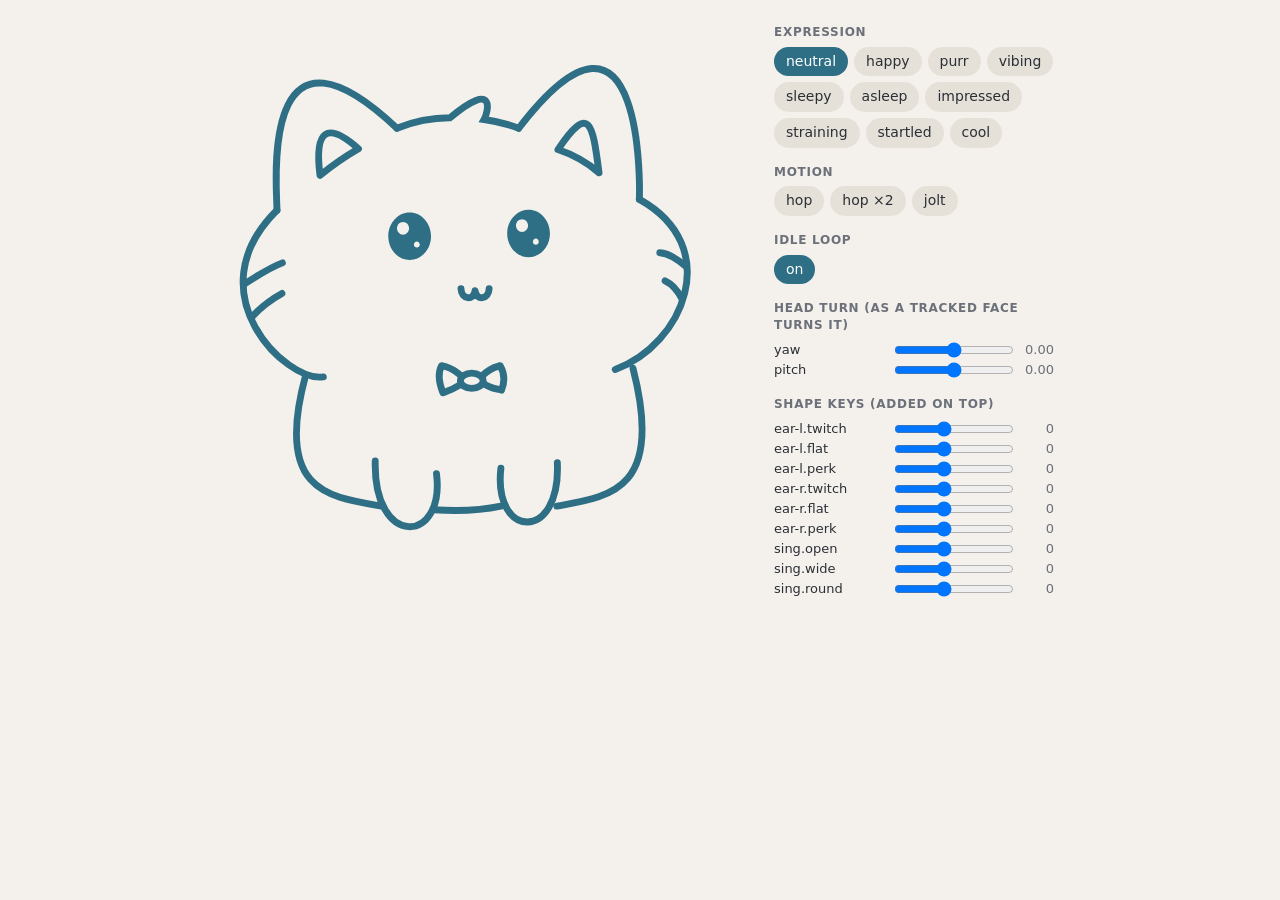
<file: cat/preview.html>
<!doctype html>
<html lang="en">
<head>
<meta charset="utf-8">
<meta name="viewport" content="width=device-width, initial-scale=1">
<title>Cat Rig Preview</title>
<!--
  A second renderer for the cat rig, in the browser: for tuning poses and keys without the desktop,
  and as proof that rig.json alone is enough to animate it. build.py inlines rig.json below, so this
  works from file://. The animation is engine.js (also inlined by build.py), the same code Quickshell runs.
  Hold the mouse on the cat to squish it.
  ?expr=startled&idle=0 picks the starting expression and turns the idle loop off (for screenshots).
-->
<style>
  :root { --bg: #f4f1ec; --fg: #2b2f36; --muted: #6b7079; --cat: #2f6f86; --chip: #e6e1d8; --chip-on: #2f6f86; --chip-on-fg: #fff; }
  @media (prefers-color-scheme: dark) {
    :root:not([data-theme="light"]) { --bg: #1b1f24; --fg: #e3e6ea; --muted: #9aa1ab; --cat: #86d1e8; --chip: #2a3038; --chip-on: #86d1e8; --chip-on-fg: #10262e; }
  }
  * { box-sizing: border-box; }
  body { margin: 0; background: var(--bg); color: var(--fg); font: 14px/1.4 system-ui, sans-serif; }
  main { max-width: 860px; margin: 0 auto; padding: 24px 16px; display: grid; grid-template-columns: minmax(0, 1fr) 280px; gap: 24px; }
  @media (max-width: 700px) { main { grid-template-columns: minmax(0, 1fr); } }
  #stage { width: 100%; aspect-ratio: 1; }
  h2 { font-size: 12px; text-transform: uppercase; letter-spacing: .06em; color: var(--muted); margin: 16px 0 6px; font-weight: 600; }
  h2:first-child { margin-top: 0; }
  .chips { display: flex; flex-wrap: wrap; gap: 6px; }
  button { border: 0; border-radius: 999px; padding: 5px 12px; background: var(--chip); color: var(--fg); font: inherit; cursor: pointer; }
  button.on { background: var(--chip-on); color: var(--chip-on-fg); }
  label { display: grid; grid-template-columns: 110px 1fr 34px; align-items: center; gap: 8px; font-size: 13px; }
  input[type=range] { width: 100%; }
  .num { color: var(--muted); font-variant-numeric: tabular-nums; text-align: right; }
</style>
</head>
<body>
<main>
  <svg id="stage" role="img" aria-label="The cat avatar"></svg>
  <div>
    <h2>Expression</h2>
    <div class="chips" id="exprs"></div>
    <h2>Motion</h2>
    <div class="chips">
      <button data-motion="hop" data-count="1">hop</button>
      <button data-motion="hop" data-count="2">hop ×2</button>
      <button data-motion="jolt" data-count="1">jolt</button>
    </div>
    <h2>Idle loop</h2>
    <div class="chips"><button id="idle" class="on">on</button></div>
    <h2>Head turn (as a tracked face turns it)</h2>
    <div id="turn"></div>
    <h2>Shape keys (added on top)</h2>
    <div id="keys"></div>
  </div>
</main>
<script>/*ENGINE*/
// The cat rig's animation engine (SPEC.md, "Animation"): rig.json in, one frame of part matrices,
// paths and opacities out. build.py inlines it into preview.html and copies it to Kitty Cam and Quickshell's
// components/CatEngine.js, so both renderers play the same cat; edit it here.
// Plain ES2017 without ?. and ??, so the QML JavaScript engine takes it as well as browsers.
//
//   var st = CatEngine.create(rig, "neutral");
//   CatEngine.setExpression(st, "happy");   CatEngine.act(st, "hop", 2);   CatEngine.press(st, true);
//   CatEngine.voice(st, [active, open, wide, round]);   // sing along (0..1 each; see voice.py)
//   CatEngine.track(st, pose);              // follow a tracked face (Kitty Cam); null: face lost
//   var frame = CatEngine.step(st, dt);     // {worlds, paths, variantOpacity, partOpacity, shapeOpacity}
//
// frame.worlds[part] is an affine [a, b, c, d, e, f] (x' = a x + c y + e, y' = b x + d y + f) in rig
// coordinates; frame.paths[part][variant][i], when present, replaces shape i's static `d` (shape keys
// and skinning). Skinned parts get the identity matrix: their paths are already placed.
var CatEngine = (function () {
    "use strict";

    var FEET = [75, 138]; // whole-cat motions squash and stretch about here
    var ID = [1, 0, 0, 1, 0, 0];
    // A tracked face turns the head in 3D: degrees at a full turn (pose yaw / pitch = ±1).
    var TURN = { yaw: 30, pitch: 20 };
    var YAWN = { open: 1.5, wide: 0.8, round: 0.3 }; // the sing mouth's keys at the height of a yawn
    var REST_POSE = { yaw: 0, pitch: 0, roll: 0, x: 0, y: 0, blinkL: 0, blinkR: 0, gazeX: 0, gazeY: 0, brow: 0, smile: 0, open: 0, wide: 0, round: 0 };

    function or(v, d) {
        return v === undefined || v === null ? d : v;
    }
    function rand(a, b) {
        return a + Math.random() * (b - a);
    }
    function clamp(v, a, b) {
        return Math.max(a, Math.min(b, v));
    }
    function lerp(a, b, k) {
        return a + (b - a) * k;
    }
    function smooth(x) { // smoothstep on 0..1
        return x * x * (3 - 2 * x);
    }
    // Moves v towards goal, settling in about `settle` seconds.
    function ease(v, goal, dt, settle) {
        return goal + (v - goal) * Math.exp(-dt * 4.6 / settle);
    }
    function mul(m, n) {
        return [m[0] * n[0] + m[2] * n[1], m[1] * n[0] + m[3] * n[1], m[0] * n[2] + m[2] * n[3], m[1] * n[2] + m[3] * n[3], m[0] * n[4] + m[2] * n[5] + m[4], m[1] * n[4] + m[3] * n[5] + m[5]];
    }
    function apply(m, p) {
        return [m[0] * p[0] + m[2] * p[1] + m[4], m[1] * p[0] + m[3] * p[1] + m[5]];
    }
    // translate(pivot + t) · rotate(rot°) · scale(sx, sy) · translate(-pivot)
    function local(pivot, tr) {
        var r = tr.rot * Math.PI / 180, cos = Math.cos(r), sin = Math.sin(r);
        var a = cos * tr.sx, b = sin * tr.sx, c = -sin * tr.sy, d = cos * tr.sy;
        return [a, b, c, d, pivot[0] + tr.tx - a * pivot[0] - c * pivot[1], pivot[1] + tr.ty - b * pivot[0] - d * pivot[1]];
    }
    function pathOf(subpaths) { // [[pts, closed], ...]
        var out = [];
        for (var s = 0; s < subpaths.length; s++) {
            var pts = subpaths[s][0], str = "M " + pts[0][0].toFixed(3) + " " + pts[0][1].toFixed(3);
            for (var i = 1; i < pts.length; i += 3)
                str += " C " + pts[i][0].toFixed(3) + " " + pts[i][1].toFixed(3) + " " + pts[i + 1][0].toFixed(3) + " " + pts[i + 1][1].toFixed(3) + " " + pts[i + 2][0].toFixed(3) + " " + pts[i + 2][1].toFixed(3);
            out.push(subpaths[s][1] ? str + " Z" : str);
        }
        return out.join(" ");
    }
    // A damped spring {x, v} pulled towards goal, plus an outside acceleration; small steps keep it stable.
    function spring(s, goal, dt, k, c, force) {
        var n = Math.max(1, Math.ceil(dt / 0.008)), h = dt / n;
        for (var i = 0; i < n; i++) {
            s.v += (-k * (s.x - goal) - c * s.v + force) * h;
            s.x += s.v * h;
        }
    }

    // ── point by point ──

    // A part's paths with its points moved: blended by its shape keys (`keyNames`, weights `keys`), then
    // through `map(p, variant, shape, subpath, point)` if given. Variants that don't show are skipped,
    // except the default of a keyed part (keys always apply to it).
    function movedPaths(part, keyNames, keys, map, vo, name) {
        var out = {};
        for (var v in part.variants) {
            if (map && vo[name + "/" + v] <= 0.01)
                continue;
            var keyed = keyNames.length > 0 && v === "default";
            if (!map && !keyed)
                continue;
            out[v] = part.variants[v].map(function (s, i) {
                return pathOf(s.paths.map(function (sub, j) {
                    return [sub.pts.map(function (p, q) {
                        var x = p[0], y = p[1];
                        if (keyed)
                            for (var kk = 0; kk < keyNames.length; kk++) {
                                var w = keys[keyNames[kk]], kp = part.keys[keyNames[kk]][i][j][q];
                                x += w * (kp[0] - p[0]);
                                y += w * (kp[1] - p[1]);
                            }
                        return map ? map([x, y], v, i, j, q) : [x, y];
                    }), sub.closed];
                }));
            });
        }
        return out;
    }

    // Skinning: each point between the part's own matrix and its bone's, by its weight (world space).
    function skinMap(part, mb, mh) {
        return function (p, v, i, j, q) {
            var a = apply(mb, p), b = apply(mh, p), w = part.skin.weights[v][i][j][q];
            return [lerp(a[0], b[0], w), lerp(a[1], b[1], w)];
        };
    }

    // ── the 3D head (rig.model, built by model3d.py; SPEC.md "The 3D head") ──
    // Unturned, the drawing is drawn as it is. Turned, the head is a real solid: its mesh is turned, its
    // silhouette is the outline, a depth map of it hides whatever it covers, and every point of the head's
    // parts is placed by its own depth (rig.parts[name].z) and turned with it.
    var SAMPLES = 10; // points per Bézier segment when a curve is drawn again through the turn
    var CELL = 3; // the depth map's buckets, rig units
    var EPS_LINE = 0.5, EPS_EDGE = 0.5; // how far behind the surface a part's point / a silhouette point may lie and still show
    var NUDGE = 1; // how far outside itself a silhouette point is tested
    var MIN_RUN = 3.5; // shorter visible bits of a line aren't drawn (scraps of something mostly hidden)
    var MOSTLY = 0.6; // a filled or closed shape shows whole when at least this much of it is in front, else not at all

    // The head's turn this frame, or null when it isn't turned: the rotation about the solid's centre (the nod
    // first, about the head's own sideways axis, then the turn about the neck's vertical one), and the view
    // direction in head space. Signs: +yaw moves the face to the screen's right, +pitch down (looking down).
    function headTurn(rig, P, T) {
        var yaw = P.yaw * T * TURN.yaw * Math.PI / 180, pitch = P.pitch * T * TURN.pitch * Math.PI / 180;
        if (!rig.model || (Math.abs(yaw) < 1e-4 && Math.abs(pitch) < 1e-4))
            return null;
        var cy = Math.cos(yaw), sy = Math.sin(yaw), cp = Math.cos(pitch), sp = Math.sin(pitch);
        return { cx: rig.model.centre[0], cy: rig.model.centre[1], cosY: cy, sinY: sy, cosP: cp, sinP: sp, view: [-sy, -cy * sp, cy * cp] };
    }

    // A direction in head space turned: [x, y, z].
    function rotate(turn, x, y, z) {
        var y1 = y * turn.cosP + z * turn.sinP, z1 = -y * turn.sinP + z * turn.cosP;
        return [x * turn.cosY + z1 * turn.sinY, y1, -x * turn.sinY + z1 * turn.cosY];
    }

    // (x, y, z) in head space (z towards the viewer) turned: [x, y, depth].
    function project(turn, x, y, z) {
        var X = x - turn.cx, Y = y - turn.cy;
        var y1 = Y * turn.cosP + z * turn.sinP, z1 = -Y * turn.sinP + z * turn.cosP;
        return [turn.cx + X * turn.cosY + z1 * turn.sinY, turn.cy + y1, -X * turn.sinY + z1 * turn.cosY];
    }

    // What the turned solid looks like this frame: its vertices turned (ears bent by their shape keys first),
    // its depth map, and its silhouette.
    function solidFrame(rig, turn, locals, liveKeys) {
        var model = rig.model, V = model.verts, n = V.length / 3, tags = model.tags;
        var px = new Float64Array(n), py = new Float64Array(n), pz = new Float64Array(n);
        var bends = {};
        ["ear-l", "ear-r"].forEach(function (name) {
            var part = rig.parts[name];
            if (part)
                bends[name] = keyedAffine(part, liveKeys[name], locals[name]);
        });
        for (var i = 0; i < n; i++) {
            var x = V[3 * i], y = V[3 * i + 1], b = bends[tags[i]];
            if (b) {
                var q = apply(b, [x, y]);
                x = q[0];
                y = q[1];
            }
            var r = project(turn, x, y, V[3 * i + 2]);
            px[i] = r[0];
            py[i] = r[1];
            pz[i] = r[2];
        }
        var depth = depthMap(model.tris, px, py, pz);
        return { px: px, py: py, pz: pz, depth: depth, edge: silhouette(model, turn, px, py, pz, depth) };
    }

    // A keyed part's shape keys as one affine map (they're hinge keys: affine each, so their blend is too),
    // then its own matrix.
    function keyedAffine(part, keys, m) {
        var a = [1, 0, 0, 1, 0, 0];
        for (var k in part.keyAffines) {
            var w = keys[k] || 0, A = part.keyAffines[k];
            for (var j = 0; j < 6; j++)
                a[j] += w * (A[j] - ID[j]);
        }
        return mul(m, a);
    }

    // The turned solid's rim (depth 0, its outline) as a matrix about its centre: the neck joins the head there.
    function neckMatrix(turn) {
        var a = turn.cosY, b = 0, c = -turn.sinP * turn.sinY, d = turn.cosP;
        return [a, b, c, d, turn.cx - a * turn.cx - c * turn.cy, turn.cy - b * turn.cx - d * turn.cy];
    }

    // The solid's faces turned towards the viewer, filed by the CELLs of the turned head they cover, so the
    // depth at a point can be found exactly from the few faces over it.
    function depthMap(tris, px, py, pz) {
        var x0 = Infinity, y0 = Infinity, x1 = -Infinity, y1 = -Infinity;
        for (var i = 0; i < px.length; i++) {
            x0 = Math.min(x0, px[i]); x1 = Math.max(x1, px[i]);
            y0 = Math.min(y0, py[i]); y1 = Math.max(y1, py[i]);
        }
        var w = Math.floor((x1 - x0) / CELL) + 1, h = Math.floor((y1 - y0) / CELL) + 1, cells = [];
        for (i = 0; i < w * h; i++)
            cells.push([]);
        for (var t = 0; t < tris.length; t += 3) {
            var a = tris[t], b = tris[t + 1], c = tris[t + 2];
            if ((px[b] - px[a]) * (py[c] - py[a]) - (py[b] - py[a]) * (px[c] - px[a]) <= 0)
                continue; // turned away
            var gx0 = Math.floor((Math.min(px[a], px[b], px[c]) - x0) / CELL), gx1 = Math.floor((Math.max(px[a], px[b], px[c]) - x0) / CELL);
            var gy0 = Math.floor((Math.min(py[a], py[b], py[c]) - y0) / CELL), gy1 = Math.floor((Math.max(py[a], py[b], py[c]) - y0) / CELL);
            for (var gy = gy0; gy <= gy1; gy++)
                for (var gx = gx0; gx <= gx1; gx++)
                    cells[gy * w + gx].push(t);
        }
        return { x0: x0, y0: y0, w: w, h: h, cells: cells, tris: tris, px: px, py: py, pz: pz };
    }

    // Is the turned point (x, y) at depth d in front of every face of the solid over it (give or take eps)?
    function visible(map, x, y, d, eps) {
        var gx = Math.floor((x - map.x0) / CELL), gy = Math.floor((y - map.y0) / CELL);
        if (gx < 0 || gy < 0 || gx >= map.w || gy >= map.h)
            return true;
        var list = map.cells[gy * map.w + gx], tris = map.tris, px = map.px, py = map.py, pz = map.pz;
        for (var i = 0; i < list.length; i++) {
            var t = list[i], a = tris[t], b = tris[t + 1], c = tris[t + 2];
            var area = (px[b] - px[a]) * (py[c] - py[a]) - (py[b] - py[a]) * (px[c] - px[a]);
            var l1 = ((px[b] - x) * (py[c] - y) - (py[b] - y) * (px[c] - x)) / area;
            var l2 = ((px[c] - x) * (py[a] - y) - (py[c] - y) * (px[a] - x)) / area;
            var l3 = 1 - l1 - l2;
            if (l1 >= -1e-6 && l2 >= -1e-6 && l3 >= -1e-6 && l1 * pz[a] + l2 * pz[b] + l3 * pz[c] > d + eps)
                return false;
        }
        return true;
    }

    // The solid's silhouette: where its surface turns from facing the viewer to facing away (the vertex
    // normals' dot with the view direction changes sign along an edge), chained into lines. Returns
    // {lines: [[{x, y, d, neck}]], loop: the longest closed line (for a fill)}.
    function silhouette(model, turn, px, py, pz, map) {
        var N = model.normals, tris = model.tris, tags = model.tags, view = turn.view, n = px.length;
        var g = new Float64Array(n);
        for (var i = 0; i < n; i++) {
            g[i] = N[3 * i] * view[0] + N[3 * i + 1] * view[1] + N[3 * i + 2] * view[2];
            if (g[i] === 0)
                g[i] = 1e-9;
        }
        // Crossing points, one per edge where the sign changes (keyed by the edge), linked across each triangle.
        var points = new Map(), links = new Map();
        function cross(a, b) {
            var key = a < b ? a * n + b : b * n + a;
            if (!points.has(key)) {
                var t = g[a] / (g[a] - g[b]);
                // Its outward direction on screen: the normal there (lying across the view), turned.
                var nx = N[3 * a] + t * (N[3 * b] - N[3 * a]), ny = N[3 * a + 1] + t * (N[3 * b + 1] - N[3 * a + 1]);
                var nz = N[3 * a + 2] + t * (N[3 * b + 2] - N[3 * a + 2]), out = rotate(turn, nx, ny, nz), ln = Math.sqrt(out[0] * out[0] + out[1] * out[1]) || 1;
                points.set(key, { x: px[a] + t * (px[b] - px[a]), y: py[a] + t * (py[b] - py[a]), d: pz[a] + t * (pz[b] - pz[a]),
                                  ox: out[0] / ln, oy: out[1] / ln, neck: tags[a] === "neck" || tags[b] === "neck" });
                links.set(key, []);
            }
            return key;
        }
        for (var t = 0; t < tris.length; t += 3) {
            var v = [tris[t], tris[t + 1], tris[t + 2]], found = [];
            for (var e = 0; e < 3; e++) {
                var a = v[e], b = v[(e + 1) % 3];
                if ((g[a] > 0) !== (g[b] > 0))
                    found.push(cross(a, b));
            }
            if (found.length === 2) {
                links.get(found[0]).push(found[1]);
                links.get(found[1]).push(found[0]);
            }
        }
        // The solid is closed, so every crossing has two neighbours and the lines are loops: walk each round.
        var done = new Set(), lines = [], loop = null, loopArea = 0;
        links.forEach(function (_, start) {
            if (done.has(start))
                return;
            var line = [], prev = -1, k = start;
            while (k !== -1 && !done.has(k)) {
                done.add(k);
                line.push(points.get(k));
                var nb = links.get(k), next = -1;
                for (var j = 0; j < nb.length; j++)
                    if (nb[j] !== prev && !done.has(nb[j])) {
                        next = nb[j];
                        break;
                    }
                prev = k;
                k = next;
            }
            if (line.length < 3)
                return;
            lines.push(line);
            var area = 0;
            for (var q = 0; q < line.length; q++) {
                var p0 = line[q], p1 = line[(q + 1) % line.length];
                area += p0.x * p1.y - p1.x * p0.y;
            }
            if (Math.abs(area) > loopArea) {
                loopArea = Math.abs(area);
                loop = line;
            }
        });
        return { lines: lines, loop: loop };
    }

    // The silhouette as path data: the visible stretches of every line, except along the neck (the body
    // goes on from there).
    function silhouettePath(solid) {
        var runs = [];
        solid.edge.lines.forEach(function (line) {
            var run = [], all = line.concat([line[0]]);
            all.forEach(function (p) {
                // Tested a little outside itself: its own fold can't cover it there, anything in front of it still does.
                // Along the neck, the head's underside (facing down) goes on into the body: no line there.
                if (!(p.neck && p.oy > 0.6) && visible(solid.depth, p.x + NUDGE * p.ox, p.y + NUDGE * p.oy, p.d, EPS_EDGE))
                    run.push([p.x, p.y]);
                else {
                    keepRun(runs, run);
                    run = [];
                }
            });
            keepRun(runs, run);
        });
        return pathOf(runs.map(function (r) { return [smoothThrough(relax(r, 2)), false]; }));
    }

    // A line evened out: resampled every EDGE_STEP units, then each point moved halfway to its neighbours' middle
    // `passes` times (ends stay). Irons out the steps a silhouette makes hopping between the mesh's triangles.
    var EDGE_STEP = 1.5;
    function relax(pts, passes) {
        var out = [pts[0]], left = 0;
        for (var i = 1; i < pts.length; i++) {
            var a = pts[i - 1], b = pts[i], len = Math.sqrt((b[0] - a[0]) * (b[0] - a[0]) + (b[1] - a[1]) * (b[1] - a[1]));
            for (var d = EDGE_STEP - left; d < len; d += EDGE_STEP)
                out.push([a[0] + (b[0] - a[0]) * d / len, a[1] + (b[1] - a[1]) * d / len]);
            left = (left + len) % EDGE_STEP;
        }
        if (out.length < 2 || out[out.length - 1] !== pts[pts.length - 1])
            out.push(pts[pts.length - 1]);
        for (var p = 0; p < passes; p++) {
            var next = [out[0]];
            for (i = 1; i + 1 < out.length; i++)
                next.push([(out[i - 1][0] + 2 * out[i][0] + out[i + 1][0]) / 4, (out[i - 1][1] + 2 * out[i][1] + out[i + 1][1]) / 4]);
            next.push(out[out.length - 1]);
            out = next;
        }
        return out;
    }

    function keepRun(runs, run) {
        var len = 0;
        for (var i = 1; i < run.length; i++)
            len += Math.sqrt((run[i][0] - run[i - 1][0]) * (run[i][0] - run[i - 1][0]) + (run[i][1] - run[i - 1][1]) * (run[i][1] - run[i - 1][1]));
        if (run.length > 1 && len >= MIN_RUN)
            runs.push(run);
    }

    // The resting head's depth at (x, y) (head space): the solid's depth inside its outline, minus the distance
    // to it outside (rig.model.height, 1-unit cells, bilinear).
    function heightAt(hm, x, y) {
        var gx = x - hm.x0, gy = y - hm.y0, i = Math.floor(gx), j = Math.floor(gy);
        if (i < 0 || j < 0 || i + 1 >= hm.w || j + 1 >= hm.h)
            return -12;
        var u = gx - i, v = gy - j, V = hm.values, k = j * hm.w + i;
        return (1 - u) * (1 - v) * V[k] + u * (1 - v) * V[k + 1] + (1 - u) * v * V[k + hm.w] + u * v * V[k + hm.w + 1];
    }

    // How deep a head part's point is, from where it is at rest (so a blinking eye or a twitching ear keeps the
    // depth of the patch it belongs to): on the skin, lifted; a billboard all at its own depth; beyond the outline,
    // a whisker sweeps back and anything else stays at the outline's depth.
    function depthOf(solid, hm, x, y) {
        if (solid.billboard !== undefined)
            return solid.billboard;
        var h = heightAt(hm, x, y);
        if (h >= 0)
            return h + solid.lift;
        return solid.sweep !== undefined ? solid.sweep * h : solid.lift;
    }

    // One of the head's parts through the turn: each shape's curves sampled, every sample given its depth and
    // turned, and kept where the solid doesn't cover it. A filled or closed shape (an eye, the inner ear) shows
    // whole or not at all (MOSTLY in front, or not); an open line only where it's visible. A billboard keeps its shape and only moves with its
    // pivot. Ear outlines are the silhouette's job. Head space.
    function solidPaths(rig, part, name, keyNames, keys, m, turn, solid, vo) {
        var out = {}, hm = rig.model.height;
        for (var v in part.variants) {
            if (vo[name + "/" + v] <= 0.01)
                continue;
            var keyed = keyNames.length > 0 && v === "default";
            out[v] = part.variants[v].map(function (s, i) {
                if (s.chain === "outline" || !part.solid)
                    return "";
                var subs = s.paths.map(function (sub, j) {
                    var moved = sub.pts.map(function (p, q) {
                        var x = p[0], y = p[1];
                        if (keyed)
                            for (var kk = 0; kk < keyNames.length; kk++) {
                                var w = keys[keyNames[kk]], kp = part.keys[keyNames[kk]][i][j][q];
                                x += w * (kp[0] - p[0]);
                                y += w * (kp[1] - p[1]);
                            }
                        return apply(m, [x, y]);
                    });
                    var rest = sample2(sub.pts);
                    return {
                        closed: sub.closed,
                        pts: sample2(moved).map(function (p, k) { return [p[0], p[1], depthOf(part.solid, hm, rest[k][0], rest[k][1])]; })
                    };
                });
                var shown = [], total = 0, seen = 0, pivot = part.solid.billboard !== undefined ? apply(m, part.pivot) : null;
                var anchor = pivot ? project(turn, pivot[0], pivot[1], part.solid.billboard) : null;
                subs.forEach(function (sub) {
                    shown.push(sub.pts.map(function (p) {
                        var r = anchor ? [anchor[0] + p[0] - pivot[0], anchor[1] + p[1] - pivot[1], anchor[2]] : project(turn, p[0], p[1], p[2]);
                        var vis = visible(solid.depth, r[0], r[1], r[2], EPS_LINE);
                        total++;
                        if (vis)
                            seen++;
                        return { x: r[0], y: r[1], vis: vis };
                    }));
                });
                if (s.fill || subs.every(function (sub) { return sub.closed; })) // whole or nothing
                    return seen < MOSTLY * total ? "" : pathOf(shown.map(function (pts, j) {
                        return [smoothThrough(pts.map(function (p) { return [p.x, p.y]; }), subs[j].closed), subs[j].closed];
                    }));
                var runs = [];
                shown.forEach(function (pts, j) {
                    var all = subs[j].closed ? pts.concat([pts[0]]) : pts, run = [];
                    all.forEach(function (p) {
                        if (p.vis)
                            run.push([p.x, p.y]);
                        else {
                            keepRun(runs, run);
                            run = [];
                        }
                    });
                    keepRun(runs, run);
                });
                return pathOf(runs.map(function (r) { return [smoothThrough(r), false]; }));
            });
        }
        return out;
    }

    // Points along a path of cubic Béziers ([P0, C1, C2, P1, …]), SAMPLES per segment.
    function sample2(pts) {
        var out = [pts[0]];
        for (var j = 1; j + 2 < pts.length; j += 3)
            for (var k = 1; k <= SAMPLES; k++) {
                var t = k / SAMPLES, u = 1 - t, a = u * u * u, b = 3 * u * u * t, c = 3 * u * t * t, d = t * t * t;
                out.push([a * pts[j - 1][0] + b * pts[j][0] + c * pts[j + 1][0] + d * pts[j + 2][0],
                          a * pts[j - 1][1] + b * pts[j][1] + c * pts[j + 1][1] + d * pts[j + 2][1]]);
            }
        return out;
    }

    // A smooth path through points (Catmull-Rom), as cubic Béziers in the rig's [P0, C1, C2, P1, …] form;
    // `closed`: round the end back to the start.
    function smoothThrough(pts, closed) {
        var n = pts.length, out = [pts[0]];
        var at = function (i) { return closed ? pts[(i + n) % n] : pts[Math.max(0, Math.min(n - 1, i))]; };
        for (var i = 0; i < (closed ? n : n - 1); i++) {
            var a = at(i - 1), b = at(i), c = at(i + 1), d = at(i + 2);
            out.push([b[0] + (c[0] - a[0]) / 6, b[1] + (c[1] - a[1]) / 6], [c[0] - (d[0] - b[0]) / 6, c[1] - (d[1] - b[1]) / 6], c);
        }
        return out;
    }

    function create(rig, expression) {
        return {
            rig: rig,
            expression: rig.expressions[expression] ? expression : "neutral",
            idle: true, // the idle loop (blinks, twitches, tilts, breathing)
            extraKeys: {}, // "part.key" -> weight added on top (preview sliders)
            t: 0,
            first: true,
            cur: {},
            motion: "", motionCount: 0, motionStart: 0,
            nextBlink: 2, blinkStart: -10,
            nextTwitch: 6, twitchStart: -10, twitchSide: "l",
            nextTilt: rand(5, 12), tiltStart: -10, tiltDir: 1,
            nextYawn: 0, yawnStart: -10, yawnGate: 0, // sleepy yawns; yawnGate fades one out if the cat stops being sleepy
            head: { x: 0, v: 0 }, // the head's lag behind the body (rig units, down is +)
            tilt: { x: 0, v: 0 }, // the head's tilt (degrees)
            squash: { x: 0, v: 0 }, // whole-cat squish: -0.2 is squashed flat, + is stretched
            pressed: false,
            prevTy: 0, prevVy: 0,
            voice: [0, 0, 0, 0], // [active, open, wide, round], as last given to voice()
            singing: 0, // 0..1: the sing mouth fading in over the expression's mouth
            lips: { open: 0, wide: 0, round: 0 }, // the sing mouth's shape keys, eased
            pose: null, // the tracked face, as last given to track(); null while there is none
            lastPose: REST_POSE, // kept while the tracking fades out after the face is lost
            tracked: 0, // 0..1: how much the tracked face drives the cat
            restMouth: false, // tracked: show the expression's own mouth while the lips are closed
            trackBlink: true, trackHead: true, // false: the idle blinks / head tilts carry on while tracked
        };
    }

    function act(st, motion, count) {
        st.motion = motion;
        st.motionCount = Math.max(1, count || 1);
        st.motionStart = st.t;
    }

    function setExpression(st, name) {
        if (!st.rig.expressions[name])
            name = "neutral";
        if (name === st.expression)
            return;
        st.expression = name;
        var m = st.rig.expressions[name].motion;
        if (m === "hop" || m === "jolt")
            act(st, m, 1);
    }

    // The audio being sung along to, per frame of analysis: `active` (0/1) shows the sing mouth in
    // expressions that sing, `open`, `wide`, `round` (0..1) shape it.
    function voice(st, v) {
        st.voice = v;
    }

    // A tracked face (Kitty Cam), already filtered and normalised, or null when it is lost:
    //   yaw, pitch (-1..1: turned right / looking down at +1), roll (degrees, clockwise),
    //   x, y (rig units the head leans by), blinkL, blinkR, smile, open, wide, round (0..1),
    //   gazeX, gazeY (-1..1), brow (-1 frowning .. 1 raised).
    // While tracked, the face replaces the idle blinks, twitches and tilts, and the sing mouth follows its lips.
    function track(st, pose) {
        st.pose = pose;
        if (pose)
            st.lastPose = pose;
    }

    // Held down: squish flat. Let go: boing back (the squash spring overshoots).
    function press(st, down) {
        st.pressed = down;
    }

    // The whole cat's squash and stretch for the running motion.
    function motionPose(st, t) {
        var o = { ty: 0, sx: 1, sy: 1 };
        if (!st.motion)
            return o;
        var len = st.motion === "hop" ? 0.55 : 0.32;
        var p = (t - st.motionStart) / len;
        if (p >= st.motionCount) {
            st.motion = "";
            return o;
        }
        var f = p % 1, h, s;
        if (st.motion === "hop") {
            if (f < 0.18) { // crouch
                s = Math.sin(Math.PI / 2 * f / 0.18);
                o.sy = 1 - 0.14 * s;
                o.sx = 1 + 0.1 * s;
            } else if (f < 0.75) { // up and down, stretched on the way up
                var q = (f - 0.18) / 0.57, k = Math.min(1, q / 0.12);
                h = Math.sin(Math.PI * q);
                o.ty = -13 * h;
                o.sy = lerp(0.86, 1 + 0.09 * (1 - h) * (1 - q), k);
                o.sx = lerp(1.1, 1 - 0.05 * (1 - h) * (1 - q), k);
            } else { // land
                s = Math.sin(Math.PI * (f - 0.75) / 0.25);
                o.sy = 1 - 0.15 * s;
                o.sx = 1 + 0.11 * s;
            }
        } else { // jolt: a startled stretch upwards
            h = Math.sin(Math.PI * f) * (1 - f);
            o.ty = -5 * h;
            o.sy = 1 + 0.12 * h;
            o.sx = 1 - 0.06 * h;
        }
        return o;
    }

    function step(st, dt) {
        var rig = st.rig, snap = st.first;
        st.first = false;
        if (snap)
            dt = 0;
        var t = (st.t += dt);
        var e = rig.expressions[st.expression] || rig.expressions.neutral;
        var idle = st.idle;
        st.tracked = snap ? (st.pose ? 1 : 0) : ease(st.tracked, st.pose ? 1 : 0, dt, 0.25);
        var T = st.tracked, P = st.lastPose;

        // ── idle loop ──
        var eyes = e.variants["eye-l"];
        if (t >= st.nextBlink) {
            st.blinkStart = t;
            st.nextBlink = t + (Math.random() < 0.15 ? 0.3 : rand(3, 7));
        }
        var bp = (t - st.blinkStart) / (st.expression === "sleepy" ? 0.5 : 0.16);
        var blinkable = eyes === "open" || eyes === "wide" || eyes === "sparkle";
        var blink = idle && blinkable && bp < 1 ? (bp < 0.4 ? 1 - 0.9 * bp / 0.4 : 0.1 + 0.9 * (bp - 0.4) / 0.6) : 1;
        blink = lerp(blink, 1, st.trackBlink ? T : 0); // a tracked face blinks for itself

        if (t >= st.nextTwitch) {
            st.twitchStart = t;
            st.twitchSide = Math.random() < 0.5 ? "l" : "r";
            st.nextTwitch = t + rand(8, 20);
        }
        var tp = (t - st.twitchStart) / 0.36;
        var twitch = idle && st.expression !== "asleep" && tp < 1 ? Math.abs(Math.sin(2 * Math.PI * tp)) * (1 - T) : 0;

        // A curious head tilt now and then, held for a moment; the spring makes it overshoot and settle.
        if (t >= st.nextTilt) {
            st.tiltStart = t;
            st.tiltDir = Math.random() < 0.5 ? -1 : 1;
            st.nextTilt = t + rand(9, 22);
        }
        var tilting = idle && st.expression !== "asleep" && st.expression !== "startled" && t - st.tiltStart < 1.8;
        var bob = e.motion === "bob" ? Math.sin(2 * Math.PI * t / 0.9) : 0;
        var tremble = e.motion === "tremble" ? 0.5 * Math.sin(2 * Math.PI * 13 * t) : 0;

        // Sleepy: a big yawn now and then (2.6 s): eyes squeezed shut, mouth wide open, ears back, a stretch.
        var sleepy = idle && st.expression === "sleepy";
        if (!sleepy) {
            if (st.nextYawn < t + 4) // the first yawn comes 4–10 s after the cat gets sleepy
                st.nextYawn = t + rand(4, 10);
        } else if (t >= st.nextYawn) {
            st.yawnStart = t;
            st.nextYawn = t + rand(20, 45);
        }
        st.yawnGate = snap ? (sleepy ? 1 : 0) : ease(st.yawnGate, sleepy ? 1 : 0, dt, 0.25);
        var yp = (t - st.yawnStart) / 2.6, ys = 0;
        if (yp < 0.3) // opening, slowly
            ys = smooth(yp / 0.3);
        else if (yp < 0.68) // held, stretching a little further
            ys = 1 + 0.06 * Math.sin(Math.PI * (yp - 0.3) / 0.38);
        else if (yp < 1) // closing
            ys = 1 - smooth((yp - 0.68) / 0.32);
        var yawn = ys * st.yawnGate * (1 - T);

        var breath = idle ? (1 - Math.cos(2 * Math.PI * t / (e.breath || 4))) / 2 : 0;

        // ── singing: the sing mouth takes over from the expression's mouth while there's a voice ──
        // A tracked face talks through the sing mouth: always, or (restMouth) only while the lips move,
        // with a little hysteresis so a mouth on the edge doesn't flicker between the two.
        var lipsAt = st.singing > 0.5 ? 0.04 : 0.08;
        var talking = !st.restMouth || P.open > lipsAt || P.round > 3 * lipsAt || P.wide > 4 * lipsAt;
        var singGoal = Math.max(e.sing && st.voice[0] > 0 ? 1 : 0, st.pose && talking ? 1 : 0);
        st.singing = snap ? singGoal : ease(st.singing, singGoal, dt, 0.12);
        var lipNames = ["open", "wide", "round"];
        for (var li = 0; li < 3; li++) {
            var lipGoal = lerp(st.voice[li + 1], P[lipNames[li]], T);
            st.lips[lipNames[li]] = snap ? lipGoal : ease(st.lips[lipNames[li]], lipGoal, dt, 0.05);
        }

        // ── whole-cat motion, and the springs it shakes ──
        var o = motionPose(st, t);
        if (dt > 0) {
            var vy = (o.ty - st.prevTy) / dt, ay = (vy - st.prevVy) / dt;
            st.prevTy = o.ty;
            st.prevVy = vy;
            // The head is heavy: when the body jumps up it lags down, and wobbles after landing.
            spring(st.head, 0, dt, 220, 11, clamp(-0.25 * ay, -3000, 3000));
            st.head.x = clamp(st.head.x, -6, 6);
            spring(st.tilt, (tilting ? 7 * st.tiltDir * (st.trackHead ? 1 - T : 1) : 0) + 4 * bob, dt, 140, 9, 0);
            spring(st.squash, st.pressed ? -0.2 : 0, dt, 320, 9, 0);
        }
        var sq = st.squash.x;
        var all = { tx: tremble, ty: o.ty, sx: o.sx * (1 - 0.7 * sq) * (1 - 0.025 * yawn), sy: o.sy * (1 + sq) * (1 + 0.05 * yawn), rot: 0 };
        var root = local(FEET, all);
        var singShown = Math.max(st.singing, Math.min(1, 3 * yawn)); // a yawn opens the sing mouth too

        // ── pass 1: ease every part towards the expression, layer the above on top, find matrices ──
        var worlds = {}, locals = {}, vo = {}, po = {}, so = {}, liveKeys = {};
        var turn = headTurn(rig, P, T);
        var order = rig.order;
        for (var n = 0; n < order.length; n++) {
            var name = order[n], part = rig.parts[name];
            var c = st.cur[name];
            if (!c)
                c = st.cur[name] = { tr: { tx: 0, ty: 0, sx: 1, sy: 1, rot: 0 }, keys: {}, variants: {}, shown: part.hidden ? 0 : 1 };
            var target = e.transforms[name] || {};
            for (var k in c.tr) {
                var goal = or(target[k], k === "sx" || k === "sy" ? 1 : 0);
                c.tr[k] = snap ? goal : ease(c.tr[k], goal, dt, 0.22);
            }
            for (var key in part.keys) {
                var kg = or(e.keys[name + "." + key], 0);
                c.keys[key] = snap ? kg : ease(or(c.keys[key], kg), kg, dt, 0.22);
            }
            var chosen = or(e.variants[name], Object.keys(part.variants)[0]);
            for (var v in part.variants) {
                var vg = v === chosen ? 1 : 0;
                c.variants[v] = snap ? vg : ease(or(c.variants[v], vg), vg, dt, 0.12);
                vo[name + "/" + v] = c.variants[v];
            }
            var shown = !part.hidden || e.show.indexOf(name) >= 0 ? 1 : 0;
            c.shown = snap ? shown : ease(c.shown, shown, dt, 0.22);
            po[name] = name === "sing" ? singShown : name === "mouth" ? c.shown * (1 - singShown) : name === "cheeks" ? Math.max(c.shown, P.smile * T) : c.shown;

            var tr = { tx: c.tr.tx, ty: c.tr.ty, sx: c.tr.sx, sy: c.tr.sy, rot: c.tr.rot };
            var keys = {};
            for (key in c.keys)
                keys[key] = c.keys[key] + or(st.extraKeys[name + "." + key], 0);
            if (name === "eye-l" || name === "eye-r") {
                tr.sy *= blink * (1 - 0.8 * yawn);
                if (T > 0) {
                    var left = name === "eye-l", lid = left ? P.blinkL : P.blinkR;
                    if (blinkable)
                        tr.sy *= 1 - 0.9 * lid * T;
                    tr.tx += 1.5 * P.gazeX * T;
                    tr.ty += 1.5 * P.gazeY * T;
                }
            }
            if (T > 0 && (name === "ear-l" || name === "ear-r")) { // the ears are the eyebrows
                if ("perk" in keys)
                    keys.perk += Math.max(0, P.brow) * T;
                if ("flat" in keys)
                    keys.flat += Math.max(0, -P.brow) * T;
            }
            if ((name === "ear-l" || name === "ear-r") && "flat" in keys)
                keys.flat += 0.5 * yawn;
            if (name === "ear-" + st.twitchSide && "twitch" in keys)
                keys.twitch += twitch;
            if (name === "whiskers-" + st.twitchSide)
                tr.rot += (st.twitchSide === "l" ? 3 : -3) * twitch;
            if (name === "body") {
                tr.sy *= 1 + 0.025 * breath;
                tr.sx *= 1 + 0.015 * breath;
            }
            if (name === "sing")
                for (key in st.lips)
                    keys[key] += lerp(st.lips[key], YAWN[key], Math.min(1, yawn));
            if (name === "head") { // lifted a little as the mouth opens
                tr.ty += st.head.x - 1.3 * breath - 1.2 * Math.abs(bob) - 0.8 * st.lips.open * st.singing - 2 * yawn;
                tr.rot += st.tilt.x + P.roll * T;
                tr.tx += P.x * T;
                tr.ty += P.y * T;
            }
            liveKeys[name] = keys;
            var m = locals[name] = local(part.pivot, tr);
            worlds[name] = part.parent ? mul(worlds[part.parent], m) : mul(root, m);
        }

        // ── pass 2: paths moved point by point: shape keys, skinning, the 3D head ──
        var paths = {}, solid = turn ? solidFrame(rig, turn, locals, liveKeys) : null;
        for (n = 0; n < order.length; n++) {
            name = order[n];
            part = rig.parts[name];
            var keyNames = Object.keys(part.keys);
            var map = null;
            if (part.skin) {
                // Turned, the neck follows the solid's rim (its outline, at depth 0) as the head turns.
                var bone = worlds[part.skin.bone];
                if (solid && part.skin.bone === "head")
                    bone = mul(bone, neckMatrix(turn));
                map = skinMap(part, worlds[name], bone);
                worlds[name] = ID;
            } else if (solid && name === "head") {
                paths[name] = { default: part.variants["default"].map(function (s, i) { return i === 0 ? silhouettePath(solid) : ""; }) };
            } else if (solid && part.parent === "head" && po[name] > 0.01) {
                paths[name] = solidPaths(rig, part, name, keyNames, liveKeys[name], locals[name], turn, solid, vo);
                worlds[name] = worlds.head; // placed in the head's space
            }
            if (map || (keyNames.length > 0 && !paths[name]))
                paths[name] = movedPaths(part, keyNames, liveKeys[name], map, vo, name);
            if (name === "zzz") // the z's take turns
                for (var z = 0; z < 3; z++)
                    so[name + "/" + z] = Math.max(0, Math.sin(Math.PI * ((t / 3.6 - z / 3 + 1) % 1) * 1.5));
        }
        // Turned, the head's whole silhouette as one closed path (head space), and where the cheeks meet the neck
        // (world space, right then left), for renderers that fill the cat: the body's fill closes through them.
        var outline = solid && solid.edge.loop ? pathOf([[smoothThrough(solid.edge.loop.map(function (p) { return [p.x, p.y]; }), true), true]]) : null;
        var neck = null;
        if (solid) {
            var nw = mul(worlds.head, neckMatrix(turn));
            neck = rig.model.neck.map(function (p) { return apply(nw, p); });
        }
        return { worlds: worlds, paths: paths, variantOpacity: vo, partOpacity: po, shapeOpacity: so, outline: outline, neck: neck };
    }

    return { create: create, step: step, act: act, press: press, setExpression: setExpression, voice: voice, track: track };
})();
/*END*/</script>
<script>
const RIG = /*RIG*/{"version":1,"generated":"by build.py from rig.svg and poses.json - do not edit","viewBox":[0.0,0.0,130.7191,134.00444],"origin":[-8.072492,-9.4651044],"canvas":[4.067,-2.0,151.933,149.458],"stroke":{"width":2,"cap":"round"},"order":["body","head","bow","ear-l","ear-r","whiskers-l","whiskers-r","eye-l","eye-r","shades","sweat","cheeks","mouth","sing","zzz"],"parts":{"body":{"parent":null,"pivot":[75.0,138.0],"hidden":false,"variants":{"slim":[{"paths":[{"pts":[[27.1383,99.5495],[18.4948,132.4884],[34.3159,134.033],[49.4577,136.5794]],"closed":false}],"stroke":true,"fill":false,"alpha":1,"join":"miter","evenodd":false,"d":"M 27.1383 99.5495 C 18.4948 132.4884 34.3159 134.033 49.4577 136.5794"},{"paths":[{"pts":[[64.4219,137.5939],[71.5009,138.0729],[77.9711,137.7909],[83.6977,136.5794]],"closed":false}],"stroke":true,"fill":false,"alpha":1,"join":"miter","evenodd":false,"d":"M 64.4219 137.5939 C 71.5009 138.0729 77.9711 137.7909 83.6977 136.5794"},{"paths":[{"pts":[[99.7557,136.5794],[114.8975,133.883],[130.7186,132.2484],[122.0751,97.3974]],"closed":false}],"stroke":true,"fill":false,"alpha":1,"join":"miter","evenodd":false,"d":"M 99.7557 136.5794 C 114.8975 133.883 130.7186 132.2484 122.0751 97.3974"},{"paths":[{"pts":[[47.5555,123.7711],[46.9794,148.7001],[67.7463,147.4914],[65.1827,127.3219]],"closed":false}],"stroke":true,"fill":false,"alpha":1,"join":"miter","evenodd":false,"d":"M 47.5555 123.7711 C 46.9794 148.7001 67.7463 147.4914 65.1827 127.3219"},{"paths":[{"pts":[[83.6977,125.8002],[81.3728,146.02],[100.9868,146.9167],[99.93,124.2784]],"closed":false}],"stroke":true,"fill":false,"alpha":1,"join":"miter","evenodd":false,"d":"M 83.6977 125.8002 C 81.3728 146.02 100.9868 146.9167 99.93 124.2784"}],"fat":[{"paths":[{"pts":[[24.9658,98.3289],[24.9658,98.3289],[16.6503,114.712],[14.8255,123.8432],[13.7532,129.2092],[9.3849,143.2759],[39.7946,142.2702],[65.3453,141.4251],[97.5883,142.0433],[111.5399,142.2702],[128.8932,142.5524],[129.6368,136.5937],[128.9855,126.6781],[128.2192,115.0117],[121.3531,96.3663],[121.3531,96.3663]],"closed":false}],"stroke":true,"fill":false,"alpha":1,"join":"round","evenodd":false,"d":"M 24.9658 98.3289 C 24.9658 98.3289 16.6503 114.712 14.8255 123.8432 C 13.7532 129.2092 9.3849 143.2759 39.7946 142.2702 C 65.3453 141.4251 97.5883 142.0433 111.5399 142.2702 C 128.8932 142.5524 129.6368 136.5937 128.9855 126.6781 C 128.2192 115.0117 121.3531 96.3663 121.3531 96.3663"},{"paths":[{"pts":[[45.5964,109.232],[41.0581,121.6288],[55.6799,125.5923],[59.7828,112.316]],"closed":false}],"stroke":true,"fill":false,"alpha":1,"join":"round","evenodd":false,"d":"M 45.5964 109.232 C 41.0581 121.6288 55.6799 125.5923 59.7828 112.316"},{"paths":[{"pts":[[88.9264,111.545],[97.6136,127.0908],[108.0684,117.158],[102.6502,107.5358]],"closed":false}],"stroke":true,"fill":false,"alpha":1,"join":"round","evenodd":false,"d":"M 88.9264 111.545 C 97.6136 127.0908 108.0684 117.158 102.6502 107.5358"},{"paths":[{"pts":[[46.3674,118.484],[46.8451,117.4852],[47.0824,116.4043],[48.3354,114.9826]],"closed":false}],"stroke":true,"fill":false,"alpha":1,"join":"round","evenodd":false,"d":"M 46.3674 118.484 C 46.8451 117.4852 47.0824 116.4043 48.3354 114.9826"},{"paths":[{"pts":[[50.9934,120.3344],[51.5237,119.1035],[52.0725,118.3655],[52.2656,116.8649]],"closed":false}],"stroke":true,"fill":false,"alpha":1,"join":"round","evenodd":false,"d":"M 50.9934 120.3344 C 51.5237 119.1035 52.0725 118.3655 52.2656 116.8649"},{"paths":[{"pts":[[97.5608,119.4092],[97.1553,117.9849],[96.8768,116.7219],[96.6364,114.9374]],"closed":false}],"stroke":true,"fill":false,"alpha":1,"join":"round","evenodd":false,"d":"M 97.5608 119.4092 C 97.1553 117.9849 96.8768 116.7219 96.6364 114.9374"},{"paths":[{"pts":[[100.183,113.7038],[101.0149,114.769],[101.7976,115.9078],[102.3418,117.4046]],"closed":false}],"stroke":true,"fill":false,"alpha":1,"join":"round","evenodd":false,"d":"M 100.183 113.7038 C 101.0149 114.769 101.7976 115.9078 102.3418 117.4046"}]},"keys":{},"skin":{"bone":"head","weights":{"slim":[[[0.994,0,0,0]],[[0,0,0,0]],[[0,0,0,1]],[[0.1474,0,0,0.0516]],[[0.0876,0,0,0.1313]]],"fat":[[[0.9997,0.9997,0.5127,0.145,0.0191,0,0,0,0,0,0,0,0.0658,0.4995,1,1]],[[0.7447,0.2224,0.0932,0.6174]],[[0.6503,0.0565,0.4053,0.8081]],[[0.3484,0.3911,0.4382,0.5008]],[[0.2724,0.3225,0.3535,0.4181]],[[0.3098,0.3697,0.4243,0.5028]],[[0.5571,0.5102,0.46,0.3946]]]}},"solid":null,"keyAffines":{}},"head":{"parent":null,"pivot":[75.0,99.0],"hidden":false,"variants":{"default":[{"paths":[{"pts":[[32.2817,99.8941],[21.5589,101.3982],[-5.3695,75.5831],[18.831,51.5611]],"closed":false}],"stroke":true,"fill":false,"alpha":1,"join":"miter","evenodd":false,"d":"M 32.2817 99.8941 C 21.5589 101.3982 -5.3695 75.5831 18.831 51.5611","chain":"outline"},{"paths":[{"pts":[[53.6236,27.7982],[58.2917,25.9265],[63.6359,24.7612],[68.9838,24.7643],[82.8706,13.2259],[79.8896,23.5486],[78.8929,25.261],[82.5597,25.7719],[85.9996,26.6357],[88.9542,27.7982]],"closed":false}],"stroke":true,"fill":false,"alpha":1,"join":"miter","evenodd":false,"d":"M 53.6236 27.7982 C 58.2917 25.9265 63.6359 24.7612 68.9838 24.7643 C 82.8706 13.2259 79.8896 23.5486 78.8929 25.261 C 82.5597 25.7719 85.9996 26.6357 88.9542 27.7982","chain":"outline"},{"paths":[{"pts":[[123.9261,48.4226],[148.6578,62.1617],[136.5785,90.6076],[116.9317,97.742]],"closed":false}],"stroke":true,"fill":false,"alpha":1,"join":"miter","evenodd":false,"d":"M 123.9261 48.4226 C 148.6578 62.1617 136.5785 90.6076 116.9317 97.742","chain":"outline"}]},"keys":{},"skin":null,"solid":null,"keyAffines":{}},"bow":{"parent":"head","pivot":[75.327927,101.0079],"hidden":false,"variants":{"default":[{"paths":[{"pts":[[78.6251,101.0079],[78.6251,102.2336],[77.1489,103.2272],[75.3279,103.2272],[73.5069,103.2272],[72.0307,102.2336],[72.0307,101.0079],[72.0307,99.7822],[73.5069,98.7886],[75.3279,98.7886],[77.1489,98.7886],[78.6251,99.7822],[78.6251,101.0079]],"closed":true}],"stroke":true,"fill":false,"alpha":1,"join":"round","evenodd":false,"d":"M 78.6251 101.0079 C 78.6251 102.2336 77.1489 103.2272 75.3279 103.2272 C 73.5069 103.2272 72.0307 102.2336 72.0307 101.0079 C 72.0307 99.7822 73.5069 98.7886 75.3279 98.7886 C 77.1489 98.7886 78.6251 99.7822 78.6251 101.0079 Z"},{"paths":[{"pts":[[72.4112,99.6763],[70.8676,98.5014],[69.7237,97.1667],[66.5777,96.6328],[65.3795,98.875],[65.7967,101.5789],[66.9582,104.4953],[68.3623,103.9789],[69.5369,103.6919],[71.9039,102.2126]],"closed":false}],"stroke":true,"fill":false,"alpha":1,"join":"round","evenodd":false,"d":"M 72.4112 99.6763 C 70.8676 98.5014 69.7237 97.1667 66.5777 96.6328 C 65.3795 98.875 65.7967 101.5789 66.9582 104.4953 C 68.3623 103.9789 69.5369 103.6919 71.9039 102.2126"},{"paths":[{"pts":[[78.3715,99.5495],[80.8184,97.1497],[82.0894,97.1016],[83.5709,96.6328],[85.0256,99.1897],[84.8559,101.5145],[83.9513,103.7344],[82.0491,103.2839],[80.5273,103.1272],[78.6251,101.7054]],"closed":false}],"stroke":true,"fill":false,"alpha":1,"join":"round","evenodd":false,"d":"M 78.3715 99.5495 C 80.8184 97.1497 82.0894 97.1016 83.5709 96.6328 C 85.0256 99.1897 84.8559 101.5145 83.9513 103.7344 C 82.0491 103.2839 80.5273 103.1272 78.6251 101.7054"}]},"keys":{},"skin":null,"solid":{"lift":0.0,"billboard":21.154},"keyAffines":{}},"ear-l":{"parent":"head","pivot":[36.227296,39.67965],"hidden":false,"variants":{"default":[{"paths":[{"pts":[[18.831,51.5611],[19.0746,47.6944],[12.603,-10.8415],[53.6236,27.7982]],"closed":false}],"stroke":true,"fill":false,"alpha":1,"join":"miter","evenodd":false,"d":"M 18.831 51.5611 C 19.0746 47.6944 12.603 -10.8415 53.6236 27.7982","chain":"outline"},{"paths":[{"pts":[[31.3232,41.4684],[29.6439,28.2602],[33.3407,25.6361],[42.4829,33.7327],[38.5971,35.9794],[34.8709,38.5455],[31.3232,41.4684]],"closed":true}],"stroke":true,"fill":false,"alpha":1,"join":"round","evenodd":false,"d":"M 31.3232 41.4684 C 29.6439 28.2602 33.3407 25.6361 42.4829 33.7327 C 38.5971 35.9794 34.8709 38.5455 31.3232 41.4684 Z"}]},"keys":{"twitch":[[[[18.831,51.5611],[18.4796,48.1547],[1.8854,-2.5498],[53.6236,27.7982]]],[[[31.0723,41.6625],[27.0848,30.24],[30.7657,27.6283],[42.2137,33.941],[38.2623,36.2383],[34.5396,38.8018],[31.0723,41.6625]]]],"flat":[[[[18.831,51.5611],[18.1143,49.8951],[-4.6955,28.8009],[53.6236,27.7982]]],[[[30.9182,42.3966],[25.5135,37.7258],[29.1845,35.1607],[42.0484,34.7285],[38.0568,37.2174],[34.3362,39.7709],[30.9182,42.3966]]]],"perk":[[[[18.831,51.5611],[19.5294,47.2793],[20.7955,-18.3194],[53.6236,27.7982]]],[[[31.515,41.2933],[31.6001,26.4746],[35.3091,23.8395],[42.6887,33.5449],[38.8529,35.7458],[35.1242,38.3143],[31.515,41.2933]]]]},"skin":null,"solid":{"lift":0.0},"keyAffines":{"twitch":[1.109818,-0.084961,0.16079,0.875604,-10.358469,8.013897],"flat":[1.177248,-0.406193,0.259518,0.405272,-16.718836,38.313908],"perk":[0.916056,0.076621,-0.122907,1.112184,7.91795,-7.227205]}},"ear-r":{"parent":"head","pivot":[106.440102,38.110398],"hidden":false,"variants":{"default":[{"paths":[{"pts":[[88.9542,27.7982],[126.2709,-20.8794],[123.9261,48.4226],[123.9261,48.4226]],"closed":false}],"stroke":true,"fill":false,"alpha":1,"join":"miter","evenodd":false,"d":"M 88.9542 27.7982 C 126.2709 -20.8794 123.9261 48.4226 123.9261 48.4226","chain":"outline"},{"paths":[{"pts":[[100.3104,33.9863],[109.6662,20.1487],[110.373,26.8295],[112.231,40.7075],[108.6112,37.5827],[104.6062,35.421],[100.3104,33.9863]],"closed":true}],"stroke":true,"fill":false,"alpha":1,"join":"round","evenodd":false,"d":"M 100.3104 33.9863 C 109.6662 20.1487 110.373 26.8295 112.231 40.7075 C 108.6112 37.5827 104.6062 35.421 100.3104 33.9863 Z"}]},"keys":{"twitch":[[[[88.9542,27.7982],[139.3428,-13.1575],[123.9261,48.4226],[123.9261,48.4226]]],[[[100.4046,34.042],[113.3398,22.3188],[112.8882,28.3153],[112.3823,40.7969],[108.9456,37.7802],[104.9036,35.5967],[100.4046,34.042]]]],"flat":[[[[88.9542,27.7982],[151.0342,20.7761],[123.9261,48.4226],[123.9261,48.4226]]],[[[100.4888,34.2864],[116.6254,31.855],[115.1377,34.8443],[112.5176,41.1896],[109.2447,38.6482],[105.1695,36.3686],[100.4888,34.2864]]]],"perk":[[[[88.9542,27.7982],[116.1197,-28.049],[123.9261,48.4226],[123.9261,48.4226]]],[[[100.2373,33.9347],[106.8135,18.1339],[108.4199,25.4501],[112.1135,40.6245],[108.3516,37.3993],[104.3753,35.258],[100.2373,33.9347]]]]},"skin":null,"solid":{"lift":0.0},"keyAffines":{"twitch":[1.109062,0.064427,-0.184932,0.890755,-4.560785,-2.694202],"flat":[1.206607,0.347543,-0.350334,0.410687,-8.63993,-14.533607],"perk":[0.915306,-0.059817,0.143611,1.10143,3.54173,2.501453]}},"whiskers-l":{"parent":"head","pivot":[20.35,71.27],"hidden":false,"variants":{"default":[{"paths":[{"pts":[[9.2575,73.0453],[13.2883,70.4367],[17.0624,68.0878],[20.4172,66.8313]],"closed":false}],"stroke":true,"fill":false,"alpha":1,"join":"miter","evenodd":false,"d":"M 9.2575 73.0453 C 13.2883 70.4367 17.0624 68.0878 20.4172 66.8313"},{"paths":[{"pts":[[11.4133,82.6832],[14.1859,79.6203],[17.18,77.4202],[20.2904,75.7084]],"closed":false}],"stroke":true,"fill":false,"alpha":1,"join":"miter","evenodd":false,"d":"M 11.4133 82.6832 C 14.1859 79.6203 17.18 77.4202 20.2904 75.7084"}]},"keys":{},"skin":null,"solid":{"lift":0.0,"sweep":2.0},"keyAffines":{}},"whiskers-r":{"parent":"head","pivot":[130.62,67.97],"hidden":false,"variants":{"default":[{"paths":[{"pts":[[129.8582,63.9146],[132.7079,64.0613],[135.4199,66.137],[137.5939,67.9727]],"closed":false}],"stroke":true,"fill":false,"alpha":1,"join":"miter","evenodd":false,"d":"M 129.8582 63.9146 C 132.7079 64.0613 135.4199 66.137 137.5939 67.9727"},{"paths":[{"pts":[[131.38,72.0307],[133.3506,72.9377],[135.0274,74.7693],[136.3258,77.357]],"closed":false}],"stroke":true,"fill":false,"alpha":1,"join":"miter","evenodd":false,"d":"M 131.38 72.0307 C 133.3506 72.9377 135.0274 74.7693 136.3258 77.357"}]},"keys":{},"skin":null,"solid":{"lift":0.0,"sweep":2.0},"keyAffines":{}},"eye-l":{"parent":"head","pivot":[57.32,59.1],"hidden":false,"variants":{"open":[{"paths":[{"pts":[[62.3928,59.0956],[62.3928,62.2473],[60.1217,64.8023],[57.3202,64.8023],[54.5187,64.8023],[52.2476,62.2473],[52.2476,59.0956],[52.2476,55.9439],[54.5187,53.389],[57.3202,53.389],[60.1217,53.389],[62.3928,55.9439],[62.3928,59.0956]],"closed":true}],"stroke":true,"fill":true,"alpha":1,"join":"round","evenodd":false,"d":"M 62.3928 59.0956 C 62.3928 62.2473 60.1217 64.8023 57.3202 64.8023 C 54.5187 64.8023 52.2476 62.2473 52.2476 59.0956 C 52.2476 55.9439 54.5187 53.389 57.3202 53.389 C 60.1217 53.389 62.3928 55.9439 62.3928 59.0956 Z"}],"sparkle":[{"paths":[{"pts":[[63.5202,59.0956],[63.5202,62.9064],[60.7444,65.9956],[57.3202,65.9956],[53.8961,65.9956],[51.1202,62.9064],[51.1202,59.0956],[51.1202,55.2849],[53.8961,52.1956],[57.3202,52.1956],[60.7444,52.1956],[63.5202,55.2849],[63.5202,59.0956]],"closed":true},{"pts":[[57.15,56.8],[57.15,57.8217],[56.3665,58.65],[55.4,58.65],[54.4335,58.65],[53.65,57.8217],[53.65,56.8],[53.65,55.7783],[54.4335,54.95],[55.4,54.95],[56.3665,54.95],[57.15,55.7783],[57.15,56.8]],"closed":true},{"pts":[[60.25,61.5],[60.25,61.9971],[59.8694,62.4],[59.4,62.4],[58.9306,62.4],[58.55,61.9971],[58.55,61.5],[58.55,61.0029],[58.9306,60.6],[59.4,60.6],[59.8694,60.6],[60.25,61.0029],[60.25,61.5]],"closed":true}],"stroke":false,"fill":true,"alpha":1,"join":"round","evenodd":true,"d":"M 63.5202 59.0956 C 63.5202 62.9064 60.7444 65.9956 57.3202 65.9956 C 53.8961 65.9956 51.1202 62.9064 51.1202 59.0956 C 51.1202 55.2849 53.8961 52.1956 57.3202 52.1956 C 60.7444 52.1956 63.5202 55.2849 63.5202 59.0956 Z M 57.15 56.8 C 57.15 57.8217 56.3665 58.65 55.4 58.65 C 54.4335 58.65 53.65 57.8217 53.65 56.8 C 53.65 55.7783 54.4335 54.95 55.4 54.95 C 56.3665 54.95 57.15 55.7783 57.15 56.8 Z M 60.25 61.5 C 60.25 61.9971 59.8694 62.4 59.4 62.4 C 58.9306 62.4 58.55 61.9971 58.55 61.5 C 58.55 61.0029 58.9306 60.6 59.4 60.6 C 59.8694 60.6 60.25 61.0029 60.25 61.5 Z"}],"squint":[{"paths":[{"pts":[[51.456,54.9539],[54.9512,57.4725],[58.4464,59.9911],[61.9416,62.5097],[58.6006,65.4908],[55.2596,68.472],[51.9186,71.4532]],"closed":false}],"stroke":true,"fill":false,"alpha":1,"join":"round","evenodd":false,"d":"M 51.456 54.9539 C 54.9512 57.4725 58.4464 59.9911 61.9416 62.5097 C 58.6006 65.4908 55.2596 68.472 51.9186 71.4532"}],"closed":[{"paths":[{"pts":[[51.4,59.4],[53.6,64.6],[61.0,64.6],[63.2,59.4]],"closed":false}],"stroke":true,"fill":false,"alpha":1,"join":"miter","evenodd":false,"d":"M 51.4 59.4 C 53.6 64.6 61 64.6 63.2 59.4"}],"stars":[{"paths":[{"pts":[[57.32,50.5],[58.34,56.89],[59.53,58.08],[64.72,59.1],[59.53,60.12],[58.34,61.31],[57.32,67.7],[56.3,61.31],[55.11,60.12],[49.92,59.1],[55.11,58.08],[56.3,56.89],[57.32,50.5]],"closed":true}],"stroke":true,"fill":true,"alpha":1,"join":"round","evenodd":false,"d":"M 57.32 50.5 C 58.34 56.89 59.53 58.08 64.72 59.1 C 59.53 60.12 58.34 61.31 57.32 67.7 C 56.3 61.31 55.11 60.12 49.92 59.1 C 55.11 58.08 56.3 56.89 57.32 50.5 Z"}],"x":[{"paths":[{"pts":[[53.0,54.8],[55.8667,57.6667],[58.7333,60.5333],[61.6,63.4]],"closed":false}],"stroke":true,"fill":false,"alpha":1,"join":"miter","evenodd":false,"d":"M 53 54.8 C 55.8667 57.6667 58.7333 60.5333 61.6 63.4"},{"paths":[{"pts":[[61.6,54.8],[58.7333,57.6667],[55.8667,60.5333],[53.0,63.4]],"closed":false}],"stroke":true,"fill":false,"alpha":1,"join":"miter","evenodd":false,"d":"M 61.6 54.8 C 58.7333 57.6667 55.8667 60.5333 53 63.4"}],"wide":[{"paths":[{"pts":[[63.9202,59.0956],[63.9202,63.1826],[60.9653,66.4956],[57.3202,66.4956],[53.6752,66.4956],[50.7202,63.1826],[50.7202,59.0956],[50.7202,55.0087],[53.6752,51.6956],[57.3202,51.6956],[60.9653,51.6956],[63.9202,55.0087],[63.9202,59.0956]],"closed":true}],"stroke":true,"fill":false,"alpha":1,"join":"miter","evenodd":false,"d":"M 63.9202 59.0956 C 63.9202 63.1826 60.9653 66.4956 57.3202 66.4956 C 53.6752 66.4956 50.7202 63.1826 50.7202 59.0956 C 50.7202 55.0087 53.6752 51.6956 57.3202 51.6956 C 60.9653 51.6956 63.9202 55.0087 63.9202 59.0956 Z"},{"paths":[{"pts":[[59.5,59.6],[59.5,60.6493],[58.7837,61.5],[57.9,61.5],[57.0163,61.5],[56.3,60.6493],[56.3,59.6],[56.3,58.5507],[57.0163,57.7],[57.9,57.7],[58.7837,57.7],[59.5,58.5507],[59.5,59.6]],"closed":true}],"stroke":true,"fill":true,"alpha":1,"join":"round","evenodd":false,"d":"M 59.5 59.6 C 59.5 60.6493 58.7837 61.5 57.9 61.5 C 57.0163 61.5 56.3 60.6493 56.3 59.6 C 56.3 58.5507 57.0163 57.7 57.9 57.7 C 58.7837 57.7 59.5 58.5507 59.5 59.6 Z"}]},"keys":{},"skin":null,"solid":{"lift":0.0},"keyAffines":{}},"eye-r":{"parent":"head","pivot":[91.8,58.3],"hidden":false,"variants":{"open":[{"paths":[{"pts":[[96.8677,58.2958],[96.8677,61.4475],[94.5966,64.0024],[91.7951,64.0024],[88.9936,64.0024],[86.7225,61.4475],[86.7225,58.2958],[86.7225,55.1441],[88.9936,52.5891],[91.7951,52.5891],[94.5966,52.5891],[96.8677,55.1441],[96.8677,58.2958]],"closed":true}],"stroke":true,"fill":true,"alpha":1,"join":"round","evenodd":false,"d":"M 96.8677 58.2958 C 96.8677 61.4475 94.5966 64.0024 91.7951 64.0024 C 88.9936 64.0024 86.7225 61.4475 86.7225 58.2958 C 86.7225 55.1441 88.9936 52.5891 91.7951 52.5891 C 94.5966 52.5891 96.8677 55.1441 96.8677 58.2958 Z"}],"sparkle":[{"paths":[{"pts":[[97.9951,58.2958],[97.9951,62.1065],[95.2192,65.1958],[91.7951,65.1958],[88.3709,65.1958],[85.5951,62.1065],[85.5951,58.2958],[85.5951,54.485],[88.3709,51.3958],[91.7951,51.3958],[95.2192,51.3958],[97.9951,54.485],[97.9951,58.2958]],"closed":true},{"pts":[[91.65,56.0],[91.65,57.0217],[90.8665,57.85],[89.9,57.85],[88.9335,57.85],[88.15,57.0217],[88.15,56.0],[88.15,54.9783],[88.9335,54.15],[89.9,54.15],[90.8665,54.15],[91.65,54.9783],[91.65,56.0]],"closed":true},{"pts":[[94.75,60.7],[94.75,61.1971],[94.3694,61.6],[93.9,61.6],[93.4306,61.6],[93.05,61.1971],[93.05,60.7],[93.05,60.2029],[93.4306,59.8],[93.9,59.8],[94.3694,59.8],[94.75,60.2029],[94.75,60.7]],"closed":true}],"stroke":false,"fill":true,"alpha":1,"join":"round","evenodd":true,"d":"M 97.9951 58.2958 C 97.9951 62.1065 95.2192 65.1958 91.7951 65.1958 C 88.3709 65.1958 85.5951 62.1065 85.5951 58.2958 C 85.5951 54.485 88.3709 51.3958 91.7951 51.3958 C 95.2192 51.3958 97.9951 54.485 97.9951 58.2958 Z M 91.65 56 C 91.65 57.0217 90.8665 57.85 89.9 57.85 C 88.9335 57.85 88.15 57.0217 88.15 56 C 88.15 54.9783 88.9335 54.15 89.9 54.15 C 90.8665 54.15 91.65 54.9783 91.65 56 Z M 94.75 60.7 C 94.75 61.1971 94.3694 61.6 93.9 61.6 C 93.4306 61.6 93.05 61.1971 93.05 60.7 C 93.05 60.2029 93.4306 59.8 93.9 59.8 C 94.3694 59.8 94.75 60.2029 94.75 60.7 Z"}],"squint":[{"paths":[{"pts":[[94.015,55.4165],[90.3656,57.9351],[86.7162,60.4537],[83.0669,62.9722],[86.2536,65.9534],[89.4404,68.9346],[92.6272,71.9158]],"closed":false}],"stroke":true,"fill":false,"alpha":1,"join":"round","evenodd":false,"d":"M 94.015 55.4165 C 90.3656 57.9351 86.7162 60.4537 83.0669 62.9722 C 86.2536 65.9534 89.4404 68.9346 92.6272 71.9158"}],"closed":[{"paths":[{"pts":[[85.9,58.6],[88.1,63.8],[95.5,63.8],[97.7,58.6]],"closed":false}],"stroke":true,"fill":false,"alpha":1,"join":"miter","evenodd":false,"d":"M 85.9 58.6 C 88.1 63.8 95.5 63.8 97.7 58.6"}],"stars":[{"paths":[{"pts":[[91.8,49.7],[92.82,56.09],[94.01,57.28],[99.2,58.3],[94.01,59.32],[92.82,60.51],[91.8,66.9],[90.78,60.51],[89.59,59.32],[84.4,58.3],[89.59,57.28],[90.78,56.09],[91.8,49.7]],"closed":true}],"stroke":true,"fill":true,"alpha":1,"join":"round","evenodd":false,"d":"M 91.8 49.7 C 92.82 56.09 94.01 57.28 99.2 58.3 C 94.01 59.32 92.82 60.51 91.8 66.9 C 90.78 60.51 89.59 59.32 84.4 58.3 C 89.59 57.28 90.78 56.09 91.8 49.7 Z"}],"x":[{"paths":[{"pts":[[87.5,54.0],[90.3667,56.8667],[93.2333,59.7333],[96.1,62.6]],"closed":false}],"stroke":true,"fill":false,"alpha":1,"join":"miter","evenodd":false,"d":"M 87.5 54 C 90.3667 56.8667 93.2333 59.7333 96.1 62.6"},{"paths":[{"pts":[[96.1,54.0],[93.2333,56.8667],[90.3667,59.7333],[87.5,62.6]],"closed":false}],"stroke":true,"fill":false,"alpha":1,"join":"miter","evenodd":false,"d":"M 96.1 54 C 93.2333 56.8667 90.3667 59.7333 87.5 62.6"}],"wide":[{"paths":[{"pts":[[98.3951,58.2958],[98.3951,62.3827],[95.4402,65.6958],[91.7951,65.6958],[88.15,65.6958],[85.1951,62.3827],[85.1951,58.2958],[85.1951,54.2089],[88.15,50.8958],[91.7951,50.8958],[95.4402,50.8958],[98.3951,54.2089],[98.3951,58.2958]],"closed":true}],"stroke":true,"fill":false,"alpha":1,"join":"miter","evenodd":false,"d":"M 98.3951 58.2958 C 98.3951 62.3827 95.4402 65.6958 91.7951 65.6958 C 88.15 65.6958 85.1951 62.3827 85.1951 58.2958 C 85.1951 54.2089 88.15 50.8958 91.7951 50.8958 C 95.4402 50.8958 98.3951 54.2089 98.3951 58.2958 Z"},{"paths":[{"pts":[[92.8,58.8],[92.8,59.8493],[92.0837,60.7],[91.2,60.7],[90.3163,60.7],[89.6,59.8493],[89.6,58.8],[89.6,57.7507],[90.3163,56.9],[91.2,56.9],[92.0837,56.9],[92.8,57.7507],[92.8,58.8]],"closed":true}],"stroke":true,"fill":true,"alpha":1,"join":"round","evenodd":false,"d":"M 92.8 58.8 C 92.8 59.8493 92.0837 60.7 91.2 60.7 C 90.3163 60.7 89.6 59.8493 89.6 58.8 C 89.6 57.7507 90.3163 56.9 91.2 56.9 C 92.0837 56.9 92.8 57.7507 92.8 58.8 Z"}]},"keys":{},"skin":null,"solid":{"lift":0.0},"keyAffines":{}},"shades":{"parent":"head","pivot":[74.5,58.5],"hidden":true,"variants":{"default":[{"paths":[{"pts":[[46.5,54.6],[46.6,52.9],[47.6,52.6],[49.5,52.6],[54.7333,52.6],[59.9667,52.6],[65.2,52.6],[67.2,52.6],[67.8,53.3],[67.6,55.2],[67.0,61.6],[64.3,65.8],[57.6,65.8],[50.9,65.8],[47.0,61.6],[46.5,54.6]],"closed":true},{"pts":[[51.6,54.6],[52.6667,54.6],[53.7333,54.6],[54.8,54.6],[53.8,56.4],[52.8,58.2],[51.8,60.0],[51.2667,59.3333],[50.7333,58.6667],[50.2,58.0],[50.6667,56.8667],[51.1333,55.7333],[51.6,54.6]],"closed":true},{"pts":[[56.0,54.6],[56.4667,54.6],[56.9333,54.6],[57.4,54.6],[56.6,56.0],[55.8,57.4],[55.0,58.8],[54.7333,58.4],[54.4667,58.0],[54.2,57.6],[54.8,56.6],[55.4,55.6],[56.0,54.6]],"closed":true}],"stroke":true,"fill":true,"alpha":1,"join":"round","evenodd":true,"d":"M 46.5 54.6 C 46.6 52.9 47.6 52.6 49.5 52.6 C 54.7333 52.6 59.9667 52.6 65.2 52.6 C 67.2 52.6 67.8 53.3 67.6 55.2 C 67 61.6 64.3 65.8 57.6 65.8 C 50.9 65.8 47 61.6 46.5 54.6 Z M 51.6 54.6 C 52.6667 54.6 53.7333 54.6 54.8 54.6 C 53.8 56.4 52.8 58.2 51.8 60 C 51.2667 59.3333 50.7333 58.6667 50.2 58 C 50.6667 56.8667 51.1333 55.7333 51.6 54.6 Z M 56 54.6 C 56.4667 54.6 56.9333 54.6 57.4 54.6 C 56.6 56 55.8 57.4 55 58.8 C 54.7333 58.4 54.4667 58 54.2 57.6 C 54.8 56.6 55.4 55.6 56 54.6 Z"},{"paths":[{"pts":[[80.98,53.8],[81.08,52.1],[82.08,51.8],[83.98,51.8],[89.2133,51.8],[94.4467,51.8],[99.68,51.8],[101.68,51.8],[102.28,52.5],[102.08,54.4],[101.48,60.8],[98.78,65.0],[92.08,65.0],[85.38,65.0],[81.48,60.8],[80.98,53.8]],"closed":true},{"pts":[[86.08,53.8],[87.1467,53.8],[88.2133,53.8],[89.28,53.8],[88.28,55.6],[87.28,57.4],[86.28,59.2],[85.7467,58.5333],[85.2133,57.8667],[84.68,57.2],[85.1467,56.0667],[85.6133,54.9333],[86.08,53.8]],"closed":true},{"pts":[[90.48,53.8],[90.9467,53.8],[91.4133,53.8],[91.88,53.8],[91.08,55.2],[90.28,56.6],[89.48,58.0],[89.2133,57.6],[88.9467,57.2],[88.68,56.8],[89.28,55.8],[89.88,54.8],[90.48,53.8]],"closed":true}],"stroke":true,"fill":true,"alpha":1,"join":"round","evenodd":true,"d":"M 80.98 53.8 C 81.08 52.1 82.08 51.8 83.98 51.8 C 89.2133 51.8 94.4467 51.8 99.68 51.8 C 101.68 51.8 102.28 52.5 102.08 54.4 C 101.48 60.8 98.78 65 92.08 65 C 85.38 65 81.48 60.8 80.98 53.8 Z M 86.08 53.8 C 87.1467 53.8 88.2133 53.8 89.28 53.8 C 88.28 55.6 87.28 57.4 86.28 59.2 C 85.7467 58.5333 85.2133 57.8667 84.68 57.2 C 85.1467 56.0667 85.6133 54.9333 86.08 53.8 Z M 90.48 53.8 C 90.9467 53.8 91.4133 53.8 91.88 53.8 C 91.08 55.2 90.28 56.6 89.48 58 C 89.2133 57.6 88.9467 57.2 88.68 56.8 C 89.28 55.8 89.88 54.8 90.48 53.8 Z"},{"paths":[{"pts":[[67.6,54.6],[72.0,52.2],[77.0,52.0],[81.0,53.6]],"closed":false}],"stroke":true,"fill":false,"alpha":1,"join":"miter","evenodd":false,"d":"M 67.6 54.6 C 72 52.2 77 52 81 53.6"},{"paths":[{"pts":[[46.5,54.4],[43.8333,53.8],[41.1667,53.2],[38.5,52.6]],"closed":false}],"stroke":true,"fill":false,"alpha":1,"join":"miter","evenodd":false,"d":"M 46.5 54.4 C 43.8333 53.8 41.1667 53.2 38.5 52.6"},{"paths":[{"pts":[[102.1,53.6],[104.9,52.8667],[107.7,52.1333],[110.5,51.4]],"closed":false}],"stroke":true,"fill":false,"alpha":1,"join":"miter","evenodd":false,"d":"M 102.1 53.6 C 104.9 52.8667 107.7 52.1333 110.5 51.4"}]},"keys":{},"skin":null,"solid":{"lift":3.0},"keyAffines":{}},"sweat":{"parent":"head","pivot":[112.0,56.0],"hidden":true,"variants":{"default":[{"paths":[{"pts":[[108.83,49.2],[108.3,53.75],[108.31,56.62],[109.16,58.43],[110.09,60.42],[112.22,61.2],[114.03,60.35],[115.84,59.51],[116.62,57.38],[115.69,55.38],[114.84,53.57],[112.65,51.72],[108.83,49.2]],"closed":true}],"stroke":true,"fill":false,"alpha":1,"join":"round","evenodd":false,"d":"M 108.83 49.2 C 108.3 53.75 108.31 56.62 109.16 58.43 C 110.09 60.42 112.22 61.2 114.03 60.35 C 115.84 59.51 116.62 57.38 115.69 55.38 C 114.84 53.57 112.65 51.72 108.83 49.2 Z"}]},"keys":{},"skin":null,"solid":{"lift":0.0},"keyAffines":{}},"cheeks":{"parent":"head","pivot":[74.5,70.0],"hidden":true,"variants":{"default":[{"paths":[{"pts":[[51.7,70.5],[51.7,72.1016],[49.3719,73.4],[46.5,73.4],[43.6281,73.4],[41.3,72.1016],[41.3,70.5],[41.3,68.8984],[43.6281,67.6],[46.5,67.6],[49.3719,67.6],[51.7,68.8984],[51.7,70.5]],"closed":true}],"stroke":false,"fill":true,"alpha":0.35,"join":"round","evenodd":false,"d":"M 51.7 70.5 C 51.7 72.1016 49.3719 73.4 46.5 73.4 C 43.6281 73.4 41.3 72.1016 41.3 70.5 C 41.3 68.8984 43.6281 67.6 46.5 67.6 C 49.3719 67.6 51.7 68.8984 51.7 70.5 Z"},{"paths":[{"pts":[[107.7,69.5],[107.7,71.1016],[105.3719,72.4],[102.5,72.4],[99.6281,72.4],[97.3,71.1016],[97.3,69.5],[97.3,67.8984],[99.6281,66.6],[102.5,66.6],[105.3719,66.6],[107.7,67.8984],[107.7,69.5]],"closed":true}],"stroke":false,"fill":true,"alpha":0.35,"join":"round","evenodd":false,"d":"M 107.7 69.5 C 107.7 71.1016 105.3719 72.4 102.5 72.4 C 99.6281 72.4 97.3 71.1016 97.3 69.5 C 97.3 67.8984 99.6281 66.6 102.5 66.6 C 105.3719 66.6 107.7 67.8984 107.7 69.5 Z"}]},"keys":{},"skin":null,"solid":{"lift":0.0},"keyAffines":{}},"mouth":{"parent":"head","pivot":[76.28,76.3],"hidden":false,"variants":{"smile":[{"paths":[{"pts":[[72.7916,74.6939],[72.3597,79.7341],[79.8127,79.0305],[79.7664,74.6939]],"closed":false}],"stroke":true,"fill":false,"alpha":1,"join":"miter","evenodd":false,"d":"M 72.7916 74.6939 C 72.3597 79.7341 79.8127 79.0305 79.7664 74.6939"}],"cat":[{"paths":[{"pts":[[72.2,74.3],[72.3,77.5],[75.9,77.9],[76.28,74.9],[76.66,77.9],[80.26,77.5],[80.36,74.3]],"closed":false}],"stroke":true,"fill":false,"alpha":1,"join":"round","evenodd":false,"d":"M 72.2 74.3 C 72.3 77.5 75.9 77.9 76.28 74.9 C 76.66 77.9 80.26 77.5 80.36 74.3"}],"none":[],"open":[{"paths":[{"pts":[[78.58,77.2],[78.58,78.8016],[77.5503,80.1],[76.28,80.1],[75.0097,80.1],[73.98,78.8016],[73.98,77.2],[73.98,75.5984],[75.0097,74.3],[76.28,74.3],[77.5503,74.3],[78.58,75.5984],[78.58,77.2]],"closed":true}],"stroke":true,"fill":false,"alpha":1,"join":"miter","evenodd":false,"d":"M 78.58 77.2 C 78.58 78.8016 77.5503 80.1 76.28 80.1 C 75.0097 80.1 73.98 78.8016 73.98 77.2 C 73.98 75.5984 75.0097 74.3 76.28 74.3 C 77.5503 74.3 78.58 75.5984 78.58 77.2 Z"}]},"keys":{},"skin":null,"solid":{"lift":1.5},"keyAffines":{}},"sing":{"parent":"head","pivot":[76.28,76.3],"hidden":true,"variants":{"default":[{"paths":[{"pts":[[72.9,75.6],[72.9,76.59],[74.41,77.4],[76.28,77.4],[78.15,77.4],[79.66,76.59],[79.66,75.6],[79.66,76.37],[78.15,77.0],[76.28,77.0],[74.41,77.0],[72.9,76.37],[72.9,75.6]],"closed":true}],"stroke":true,"fill":false,"alpha":1,"join":"round","evenodd":false,"d":"M 72.9 75.6 C 72.9 76.59 74.41 77.4 76.28 77.4 C 78.15 77.4 79.66 76.59 79.66 75.6 C 79.66 76.37 78.15 77 76.28 77 C 74.41 77 72.9 76.37 72.9 75.6 Z"}]},"keys":{"open":[[[[72.7,77.2],[72.7,81.07],[74.3,84.2],[76.28,84.2],[78.26,84.2],[79.86,81.07],[79.86,77.2],[79.86,75.93],[78.26,74.9],[76.28,74.9],[74.3,74.9],[72.7,75.93],[72.7,77.2]]]],"wide":[[[[71.2,76.1],[71.2,78.14],[73.47,79.8],[76.28,79.8],[79.09,79.8],[81.36,78.14],[81.36,76.1],[81.36,75.66],[79.09,75.3],[76.28,75.3],[73.47,75.3],[71.2,75.66],[71.2,76.1]]]],"round":[[[[74.0,77.6],[74.0,79.81],[75.02,81.6],[76.28,81.6],[77.54,81.6],[78.56,79.81],[78.56,77.6],[78.56,75.89],[77.54,74.5],[76.28,74.5],[75.02,74.5],[74.0,75.89],[74.0,77.6]]]]},"skin":null,"solid":{"lift":1.5},"keyAffines":{}},"zzz":{"parent":null,"pivot":[128.0,30.0],"hidden":true,"variants":{"default":[{"paths":[{"pts":[[122.0,34.0],[123.6667,34.0],[125.3333,34.0],[127.0,34.0],[125.3333,36.0],[123.6667,38.0],[122.0,40.0],[123.6667,40.0],[125.3333,40.0],[127.0,40.0]],"closed":false}],"stroke":true,"fill":false,"alpha":1,"join":"round","evenodd":false,"d":"M 122 34 C 123.6667 34 125.3333 34 127 34 C 125.3333 36 123.6667 38 122 40 C 123.6667 40 125.3333 40 127 40"},{"paths":[{"pts":[[131.0,20.0],[133.3333,20.0],[135.6667,20.0],[138.0,20.0],[135.6667,22.6667],[133.3333,25.3333],[131.0,28.0],[133.3333,28.0],[135.6667,28.0],[138.0,28.0]],"closed":false}],"stroke":true,"fill":false,"alpha":1,"join":"round","evenodd":false,"d":"M 131 20 C 133.3333 20 135.6667 20 138 20 C 135.6667 22.6667 133.3333 25.3333 131 28 C 133.3333 28 135.6667 28 138 28"},{"paths":[{"pts":[[142.0,3.0],[145.0,3.0],[148.0,3.0],[151.0,3.0],[148.0,6.3333],[145.0,9.6667],[142.0,13.0],[145.0,13.0],[148.0,13.0],[151.0,13.0]],"closed":false}],"stroke":true,"fill":false,"alpha":1,"join":"round","evenodd":false,"d":"M 142 3 C 145 3 148 3 151 3 C 148 6.3333 145 9.6667 142 13 C 145 13 148 13 151 13"}]},"keys":{},"skin":null,"solid":null,"keyAffines":{}}},"expressions":{"neutral":{"variants":{"body":"slim","eye-l":"sparkle","eye-r":"sparkle","mouth":"cat"},"keys":{},"transforms":{},"show":[],"motion":null,"breath":4,"sing":true},"happy":{"variants":{"body":"slim","eye-l":"squint","eye-r":"squint","mouth":"cat"},"keys":{},"transforms":{},"show":["cheeks"],"motion":"hop","breath":4,"sing":true},"purr":{"variants":{"body":"slim","eye-l":"squint","eye-r":"squint","mouth":"cat"},"keys":{"ear-l.flat":0.3,"ear-r.flat":0.3},"transforms":{},"show":["cheeks"],"motion":null,"breath":4,"sing":true},"vibing":{"variants":{"body":"slim","eye-l":"sparkle","eye-r":"sparkle","mouth":"cat"},"keys":{},"transforms":{},"show":["cheeks"],"motion":"bob","breath":4,"sing":true},"sleepy":{"variants":{"body":"slim","eye-l":"open","eye-r":"open","mouth":"none"},"keys":{"ear-l.flat":0.3,"ear-r.flat":0.3},"transforms":{"eye-l":{"sy":0.35},"eye-r":{"sy":0.35}},"show":[],"motion":null,"breath":4,"sing":false},"asleep":{"variants":{"body":"fat","eye-l":"closed","eye-r":"closed","mouth":"cat"},"keys":{"ear-l.flat":0.5,"ear-r.flat":0.5},"transforms":{},"show":["zzz","cheeks"],"motion":null,"breath":6,"sing":false},"impressed":{"variants":{"body":"slim","eye-l":"stars","eye-r":"stars","mouth":"open"},"keys":{"ear-l.perk":1,"ear-r.perk":1},"transforms":{},"show":["cheeks"],"motion":"jolt","breath":4,"sing":false},"straining":{"variants":{"body":"slim","eye-l":"squint","eye-r":"squint","mouth":"none"},"keys":{},"transforms":{},"show":["sweat"],"motion":"tremble","breath":4,"sing":false},"startled":{"variants":{"body":"slim","eye-l":"x","eye-r":"x","mouth":"open"},"keys":{},"transforms":{},"show":[],"motion":"jolt","breath":4,"sing":false},"cool":{"variants":{"body":"slim","eye-l":"closed","eye-r":"closed","mouth":"smile"},"keys":{"ear-l.perk":0.4,"ear-r.perk":0.4},"transforms":{},"show":["shades"],"motion":null,"breath":4,"sing":true}},"model":{"centre":[72.489,61.202],"height":{"x0":-3,"y0":-2,"w":153,"h":114,"values":[-33.62,-32.84,-32.07,-31.29,-30.51,-29.75,-29.0,-28.27,-27.56,-26.86,-26.19,-25.53,-24.88,-24.23,-23.58,-22.96,-22.37,-21.8,-21.27,-20.77,-20.3,-19.83,-19.36,-18.93,-18.55,-18.21,-17.92,-17.66,-17.41,-17.17,-16.98,-16.85,-16.78,-16.74,-16.69,-16.68,-16.73,-16.84,-16.96,-17.08,-17.25,-17.47,-17.73,-17.98,-18.25,-18.57,-18.93,-19.28,-19.64,-20.05,-20.47,-20.89,-21.33,-21.8,-22.29,-22.77,-23.26,-23.79,-24.31,-24.84,-25.39,-25.95,-26.51,-26.96,-26.46,-25.97,-25.49,-25.0,-24.55,-24.13,-23.74,-23.39,-23.07,-22.74,-22.43,-22.15,-21.92,-21.73,-21.58,-21.48,-21.43,-21.42,-21.46,-21.55,-21.68,-21.85,-22.07,-22.34,-22.63,-22.55,-21.91,-21.28,-20.67,-20.07,-19.48,-18.9,-18.34,-17.8,-17.27,-16.75,-16.25,-15.8,-15.35,-14.91,-14.51,-14.16,-13.83,-13.5,-13.22,-13.0,-12.84,-12.68,-12.54,-12.48,-12.5,-12.57,-12.63,-12.73,-12.9,-13.15,-13.46,-13.79,-14.12,-14.5,-14.93,-15.41,-15.94,-16.5,-17.06,-17.62,-18.21,-18.84,-19.51,-20.2,-20.91,-21.63,-22.34,-23.06,-23.8,-24.56,-25.33,-26.12,-26.92,-27.74,-28.55,-29.37,-30.19,-31.01,-31.84,-32.68,-33.53,-34.39,-35.25,-33.01,-32.22,-31.44,-30.66,-29.88,-29.1,-28.34,-27.59,-26.86,-26.14,-25.45,-24.77,-24.12,-23.47,-22.82,-22.17,-21.56,-20.97,-20.42,-19.9,-19.42,-18.95,-18.48,-18.02,-17.62,-17.26,-16.96,-16.7,-16.44,-16.19,-15.99,-15.86,-15.79,-15.74,-15.69,-15.68,-15.73,-15.84,-15.97,-16.09,-16.27,-16.51,-16.76,-17.01,-17.3,-17.64,-17.99,-18.34,-18.72,-19.14,-19.56,-19.99,-20.45,-20.93,-21.41,-21.9,-22.41,-22.94,-23.46,-24.0,-24.56,-25.12,-25.68,-26.11,-25.59,-25.1,-24.61,-24.13,-23.65,-23.22,-22.81,-22.45,-22.12,-21.8,-21.48,-21.19,-20.94,-20.74,-20.59,-20.49,-20.43,-20.42,-20.46,-20.55,-20.69,-20.87,-21.11,-21.38,-21.67,-21.77,-21.14,-20.5,-19.87,-19.27,-18.68,-18.09,-17.5,-16.96,-16.43,-15.9,-15.38,-14.91,-14.46,-14.01,-13.58,-13.22,-12.89,-12.56,-12.25,-12.02,-11.86,-11.69,-11.55,-11.48,-11.5,-11.57,-11.64,-11.74,-11.93,-12.2,-12.52,-12.85,-13.19,-13.59,-14.04,-14.56,-15.11,-15.67,-16.23,-16.81,-17.44,-18.09,-18.78,-19.49,-20.21,-20.93,-21.65,-22.39,-23.15,-23.92,-24.72,-25.53,-26.34,-27.16,-27.98,-28.79,-29.62,-30.46,-31.3,-32.16,-33.02,-33.89,-34.77,-32.41,-31.6,-30.81,-30.03,-29.25,-28.48,-27.7,-26.93,-26.18,-25.45,-24.73,-24.03,-23.36,-22.71,-22.06,-21.41,-20.77,-20.16,-19.58,-19.04,-18.54,-18.06,-17.59,-17.13,-16.7,-16.32,-16.0,-15.73,-15.47,-15.22,-15.01,-14.86,-14.79,-14.74,-14.69,-14.68,-14.74,-14.85,-14.97,-15.11,-15.29,-15.54,-15.79,-16.05,-16.35,-16.7,-17.05,-17.41,-17.81,-18.23,-18.66,-19.1,-19.57,-20.05,-20.53,-21.04,-21.56,-22.09,-22.62,-23.17,-23.73,-24.29,-24.86,-25.28,-24.73,-24.22,-23.74,-23.25,-22.77,-22.31,-21.89,-21.51,-21.17,-20.85,-20.53,-20.23,-19.97,-19.76,-19.6,-19.49,-19.43,-19.42,-19.46,-19.56,-19.7,-19.9,-20.14,-20.42,-20.72,-21.01,-20.37,-19.73,-19.1,-18.47,-17.87,-17.28,-16.69,-16.11,-15.58,-15.05,-14.52,-14.02,-13.56,-13.12,-12.67,-12.28,-11.94,-11.61,-11.29,-11.04,-10.87,-10.71,-10.56,-10.48,-10.5,-10.57,-10.64,-10.75,-10.96,-11.25,-11.58,-11.9,-12.26,-12.69,-13.18,-13.72,-14.28,-14.84,-15.41,-16.03,-16.68,-17.37,-18.08,-18.8,-19.51,-20.24,-20.98,-21.74,-22.52,-23.32,-24.13,-24.95,-25.77,-26.58,-27.4,-28.24,-29.08,-29.93,-30.79,-31.66,-32.54,-33.41,-34.29,-31.83,-31.01,-30.2,-29.41,-28.63,-27.85,-27.07,-26.29,-25.52,-24.77,-24.03,-23.32,-22.62,-21.95,-21.3,-20.65,-20.0,-19.36,-18.76,-18.2,-17.67,-17.18,-16.71,-16.24,-15.79,-15.39,-15.05,-14.76,-14.51,-14.25,-14.03,-13.87,-13.79,-13.74,-13.69,-13.68,-13.74,-13.86,-13.98,-14.12,-14.32,-14.57,-14.82,-15.09,-15.41,-15.77,-16.12,-16.49,-16.9,-17.33,-17.75,-18.21,-18.69,-19.17,-19.66,-20.18,-20.71,-21.23,-21.78,-22.34,-22.9,-23.47,-24.06,-24.41,-23.89,-23.36,-22.86,-22.38,-21.89,-21.42,-20.98,-20.58,-20.23,-19.9,-19.58,-19.27,-19.0,-18.78,-18.61,-18.49,-18.43,-18.42,-18.47,-18.57,-18.72,-18.92,-19.18,-19.47,-19.76,-20.07,-19.6,-18.96,-18.32,-17.69,-17.07,-16.47,-15.88,-15.29,-14.73,-14.2,-13.67,-13.15,-12.67,-12.22,-11.78,-11.35,-11.0,-10.67,-10.34,-10.07,-9.88,-9.72,-9.56,-9.48,-9.5,-9.57,-9.64,-9.77,-9.99,-10.3,-10.63,-10.96,-11.35,-11.81,-12.34,-12.89,-13.45,-14.01,-14.62,-15.27,-15.95,-16.67,-17.38,-18.1,-18.82,-19.57,-20.33,-21.12,-21.92,-22.74,-23.56,-24.37,-25.19,-26.02,-26.85,-27.7,-28.56,-29.43,-30.3,-31.18,-32.06,-32.94,-33.81,-31.27,-30.44,-29.62,-28.8,-28.01,-27.22,-26.44,-25.66,-24.88,-24.11,-23.36,-22.62,-21.9,-21.21,-20.54,-19.89,-19.24,-18.59,-17.96,-17.37,-16.81,-16.3,-15.83,-15.36,-14.89,-14.47,-14.1,-13.8,-13.54,-13.28,-13.05,-12.88,-12.79,-12.74,-12.69,-12.68,-12.75,-12.87,-12.99,-13.13,-13.35,-13.6,-13.86,-14.14,-14.48,-14.83,-15.18,-15.57,-16.0,-16.42,-16.86,-17.34,-17.82,-18.3,-18.81,-19.33,-19.86,-20.39,-20.95,-21.51,-22.08,-22.66,-23.25,-23.42,-23.06,-22.51,-21.99,-21.5,-21.02,-20.53,-20.08,-19.66,-19.29,-18.96,-18.63,-18.31,-18.03,-17.8,-17.62,-17.5,-17.43,-17.42,-17.47,-17.57,-17.74,-17.95,-18.22,-18.51,-18.8,-19.12,-18.85,-18.19,-17.55,-16.92,-16.28,-15.67,-15.08,-14.48,-13.9,-13.35,-12.82,-12.29,-11.78,-11.33,-10.88,-10.44,-10.06,-9.73,-9.4,-9.1,-8.89,-8.73,-8.57,-8.48,-8.51,-8.57,-8.64,-8.78,-9.03,-9.36,-9.69,-10.03,-10.45,-10.95,-11.51,-12.06,-12.62,-13.22,-13.86,-14.54,-15.25,-15.97,-16.69,-17.41,-18.16,-18.93,-19.72,-20.53,-21.34,-22.16,-22.98,-23.8,-24.63,-25.47,-26.33,-27.19,-28.07,-28.94,-29.82,-30.7,-31.58,-32.46,-33.35,-30.74,-29.89,-29.05,-28.22,-27.41,-26.6,-25.81,-25.04,-24.26,-23.48,-22.7,-21.94,-21.2,-20.49,-19.79,-19.13,-18.48,-17.83,-17.18,-16.56,-15.98,-15.44,-14.95,-14.48,-14.0,-13.55,-13.16,-12.84,-12.57,-12.32,-12.07,-11.89,-11.79,-11.74,-11.69,-11.68,-11.75,-11.87,-12.0,-12.15,-12.38,-12.64,-12.89,-13.19,-13.54,-13.89,-14.26,-14.67,-15.09,-15.52,-15.98,-16.46,-16.94,-17.43,-17.96,-18.48,-19.01,-19.56,-20.12,-20.69,-21.26,-21.85,-22.44,-22.43,-22.23,-21.67,-21.13,-20.63,-20.14,-19.66,-19.18,-18.75,-18.35,-18.01,-17.69,-17.37,-17.07,-16.82,-16.63,-16.5,-16.43,-16.42,-16.47,-16.58,-16.75,-16.98,-17.26,-17.56,-17.85,-18.19,-18.11,-17.44,-16.78,-16.14,-15.51,-14.87,-14.27,-13.68,-13.09,-12.51,-11.97,-11.44,-10.91,-10.43,-9.99,-9.54,-9.12,-8.78,-8.45,-8.13,-7.91,-7.75,-7.59,-7.48,-7.51,-7.58,-7.65,-7.81,-8.09,-8.41,-8.74,-9.12,-9.58,-10.12,-10.68,-11.23,-11.81,-12.45,-13.12,-13.84,-14.56,-15.27,-16.0,-16.75,-17.52,-18.32,-19.13,-19.95,-20.77,-21.59,-22.41,-23.25,-24.1,-24.96,-25.83,-26.71,-27.59,-28.47,-29.34,-30.22,-31.11,-32.0,-32.9,-30.22,-29.36,-28.51,-27.67,-26.83,-26.01,-25.2,-24.41,-23.63,-22.85,-22.07,-21.29,-20.53,-19.79,-19.07,-18.38,-17.72,-17.07,-16.42,-15.77,-15.16,-14.59,-14.07,-13.59,-13.12,-12.65,-12.23,-11.88,-11.61,-11.35,-11.1,-10.9,-10.79,-10.74,-10.69,-10.68,-10.76,-10.88,-11.01,-11.17,-11.42,-11.67,-11.93,-12.25,-12.61,-12.96,-13.34,-13.76,-14.19,-14.62,-15.1,-15.58,-16.06,-16.58,-17.11,-17.63,-18.18,-18.74,-19.3,-19.87,-20.45,-21.04,-21.61,-21.44,-21.31,-20.84,-20.28,-19.76,-19.27,-18.78,-18.3,-17.84,-17.43,-17.07,-16.74,-16.42,-16.11,-15.85,-15.65,-15.51,-15.43,-15.42,-15.48,-15.59,-15.78,-16.02,-16.31,-16.6,-16.9,-17.26,-17.37,-16.7,-16.03,-15.37,-14.74,-14.1,-13.47,-12.87,-12.28,-11.69,-11.13,-10.6,-10.07,-9.55,-9.09,-8.65,-8.2,-7.84,-7.51,-7.18,-6.92,-6.76,-6.6,-6.48,-6.51,-6.58,-6.65,-6.83,-7.14,-7.47,-7.8,-8.22,-8.73,-9.29,-9.84,-10.41,-11.04,-11.71,-12.42,-13.14,-13.86,-14.58,-15.34,-16.12,-16.92,-17.74,-18.56,-19.37,-20.19,-21.02,-21.87,-22.73,-23.6,-24.47,-25.35,-26.23,-27.11,-27.99,-28.87,-29.77,-30.67,-31.57,-32.48,-29.71,-28.85,-27.99,-27.13,-26.28,-25.44,-24.62,-23.8,-23.01,-22.22,-21.44,-20.67,-19.89,-19.12,-18.38,-17.66,-16.97,-16.31,-15.66,-15.01,-14.37,-13.76,-13.21,-12.71,-12.24,-11.77,-11.32,-10.94,-10.64,-10.38,-10.13,-9.91,-9.79,-9.74,-9.7,-9.68,-9.77,-9.89,-10.01,-10.2,-10.45,-10.7,-10.98,-11.32,-11.67,-12.02,-12.43,-12.86,-13.28,-13.74,-14.22,-14.7,-15.21,-15.73,-16.25,-16.79,-17.35,-17.91,-18.47,-19.06,-19.65,-20.24,-20.62,-20.45,-20.32,-20.01,-19.45,-18.9,-18.39,-17.91,-17.42,-16.95,-16.51,-16.13,-15.79,-15.47,-15.15,-14.88,-14.66,-14.51,-14.43,-14.42,-14.48,-14.61,-14.8,-15.06,-15.35,-15.64,-15.96,-16.33,-16.62,-15.95,-15.28,-14.61,-13.96,-13.33,-12.69,-12.07,-11.47,-10.88,-10.29,-9.75,-9.22,-8.69,-8.2,-7.75,-7.3,-6.89,-6.56,-6.23,-5.94,-5.77,-5.61,-5.48,-5.51,-5.58,-5.66,-5.87,-6.2,-6.52,-6.88,-7.35,-7.9,-8.46,-9.02,-9.63,-10.3,-11.01,-11.73,-12.44,-13.17,-13.93,-14.72,-15.53,-16.35,-17.16,-17.98,-18.8,-19.64,-20.5,-21.36,-22.24,-23.12,-24.0,-24.87,-25.75,-26.64,-27.53,-28.43,-29.34,-30.25,-31.16,-32.08,-29.2,-28.34,-27.48,-26.62,-25.76,-24.91,-24.06,-23.23,-22.41,-21.6,-20.82,-20.04,-19.26,-18.48,-17.71,-16.96,-16.24,-15.56,-14.9,-14.25,-13.6,-12.96,-12.37,-11.84,-11.36,-10.89,-10.42,-10.0,-9.68,-9.42,-9.16,-8.93,-8.8,-8.75,-8.7,-8.68,-8.77,-8.9,-9.02,-9.23,-9.48,-9.73,-10.03,-10.38,-10.73,-11.11,-11.53,-11.95,-12.39,-12.87,-13.35,-13.83,-14.35,-14.88,-15.41,-15.96,-16.52,-17.08,-17.66,-18.25,-18.84,-19.44,-19.64,-19.47,-19.32,-19.18,-18.62,-18.06,-17.53,-17.03,-16.55,-16.06,-15.61,-15.2,-14.85,-14.53,-14.2,-13.91,-13.68,-13.52,-13.43,-13.42,-13.49,-13.62,-13.83,-14.1,-14.39,-14.69,-15.03,-15.42,-15.87,-15.21,-14.54,-13.87,-13.2,-12.56,-11.92,-11.29,-10.67,-10.08,-9.49,-8.9,-8.37,-7.84,-7.32,-6.86,-6.41,-5.97,-5.62,-5.29,-4.97,-4.79,-4.63,-4.49,-4.52,-4.58,-4.67,-4.92,-5.25,-5.58,-5.98,-6.51,-7.07,-7.63,-8.22,-8.88,-9.6,-10.31,-11.03,-11.76,-12.52,-13.32,-14.14,-14.95,-15.77,-16.59,-17.42,-18.27,-19.13,-20.01,-20.88,-21.76,-22.64,-23.52,-24.4,-25.29,-26.19,-27.1,-28.02,-28.93,-29.85,-30.76,-31.68,-28.71,-27.84,-26.97,-26.11,-25.25,-24.39,-23.53,-22.68,-21.84,-21.01,-20.2,-19.41,-18.63,-17.85,-17.08,-16.3,-15.55,-14.83,-14.14,-13.49,-12.84,-12.19,-11.56,-10.99,-10.48,-10.01,-9.53,-9.08,-8.72,-8.45,-8.19,-7.95,-7.8,-7.75,-7.7,-7.68,-7.78,-7.9,-8.04,-8.26,-8.51,-8.77,-9.09,-9.44,-9.8,-10.2,-10.62,-11.05,-11.51,-11.99,-12.47,-12.98,-13.5,-14.03,-14.57,-15.13,-15.69,-16.26,-16.85,-17.44,-18.04,-18.65,-18.65,-18.48,-18.33,-18.21,-17.79,-17.23,-16.68,-16.16,-15.67,-15.19,-14.71,-14.28,-13.9,-13.58,-13.26,-12.95,-12.7,-12.53,-12.44,-12.42,-12.49,-12.64,-12.86,-13.14,-13.44,-13.74,-14.1,-14.52,-15.0,-14.49,-13.8,-13.13,-12.46,-11.79,-11.15,-10.51,-9.88,-9.27,-8.68,-8.09,-7.52,-6.99,-6.46,-5.96,-5.52,-5.07,-4.68,-4.35,-4.02,-3.8,-3.64,-3.49,-3.52,-3.59,-3.68,-3.98,-4.31,-4.65,-5.13,-5.68,-6.24,-6.81,-7.47,-8.18,-8.9,-9.62,-10.35,-11.12,-11.93,-12.74,-13.56,-14.38,-15.2,-16.04,-16.9,-17.77,-18.65,-19.53,-20.41,-21.28,-22.17,-23.06,-23.96,-24.87,-25.78,-26.7,-27.61,-28.53,-29.45,-30.36,-31.28,-28.24,-27.35,-26.47,-25.6,-24.74,-23.88,-23.02,-22.16,-21.3,-20.45,-19.62,-18.81,-18.01,-17.23,-16.45,-15.67,-14.89,-14.14,-13.42,-12.73,-12.08,-11.43,-10.78,-10.16,-9.61,-9.12,-8.65,-8.18,-7.78,-7.48,-7.23,-6.97,-6.8,-6.75,-6.7,-6.68,-6.79,-6.91,-7.05,-7.29,-7.55,-7.81,-8.16,-8.51,-8.87,-9.29,-9.72,-10.15,-10.63,-11.11,-11.6,-12.13,-12.65,-13.18,-13.74,-14.3,-14.87,-15.45,-16.04,-16.63,-17.25,-17.84,-17.66,-17.49,-17.34,-17.22,-16.96,-16.4,-15.85,-15.3,-14.8,-14.32,-13.83,-13.37,-12.97,-12.63,-12.31,-11.99,-11.72,-11.54,-11.44,-11.42,-11.5,-11.66,-11.9,-12.19,-12.48,-12.8,-13.19,-13.64,-14.14,-13.77,-13.07,-12.39,-11.72,-11.05,-10.38,-9.74,-9.11,-8.47,-7.87,-7.28,-6.69,-6.14,-5.61,-5.08,-4.62,-4.17,-3.74,-3.4,-3.07,-2.81,-2.65,-2.49,-2.52,-2.59,-2.71,-3.03,-3.36,-3.75,-4.29,-4.85,-5.41,-6.05,-6.77,-7.48,-8.2,-8.94,-9.72,-10.53,-11.35,-12.17,-12.98,-13.81,-14.67,-15.54,-16.41,-17.29,-18.17,-19.05,-19.93,-20.82,-21.72,-22.63,-23.55,-24.47,-25.38,-26.3,-27.21,-28.13,-29.05,-29.98,-30.91,-27.8,-26.9,-26.01,-25.12,-24.24,-23.37,-22.51,-21.65,-20.79,-19.93,-19.07,-18.23,-17.41,-16.6,-15.82,-15.04,-14.26,-13.48,-12.73,-12.0,-11.32,-10.67,-10.02,-9.37,-8.77,-8.24,-7.77,-7.3,-6.85,-6.52,-6.26,-6.0,-5.81,-5.75,-5.7,-5.69,-5.8,-5.92,-6.07,-6.33,-6.58,-6.87,-7.22,-7.57,-7.96,-8.39,-8.81,-9.27,-9.76,-10.24,-10.75,-11.28,-11.8,-12.35,-12.91,-13.47,-14.06,-14.65,-15.24,-15.84,-16.46,-16.85,-16.68,-16.51,-16.35,-16.22,-16.1,-15.57,-15.01,-14.46,-13.93,-13.44,-12.96,-12.47,-12.04,-11.69,-11.36,-11.04,-10.75,-10.55,-10.44,-10.42,-10.5,-10.68,-10.94,-11.23,-11.53,-11.87,-12.29,-12.77,-13.31,-13.06,-12.36,-11.66,-10.97,-10.3,-9.63,-8.97,-8.33,-7.7,-7.07,-6.47,-5.88,-5.3,-4.77,-4.24,-3.73,-3.28,-2.83,-2.46,-2.13,-1.82,-1.66,-1.5,-1.52,-1.59,-1.76,-2.09,-2.42,-2.91,-3.46,-4.02,-4.64,-5.35,-6.07,-6.79,-7.53,-8.32,-9.14,-9.96,-10.77,-11.59,-12.44,-13.3,-14.18,-15.06,-15.94,-16.81,-17.69,-18.59,-19.49,-20.4,-21.32,-22.23,-23.15,-24.07,-24.98,-25.9,-26.82,-27.75,-28.69,-29.63,-30.57,-27.39,-26.48,-25.57,-24.66,-23.77,-22.88,-22.01,-21.14,-20.28,-19.42,-18.56,-17.7,-16.85,-16.02,-15.2,-14.41,-13.64,-12.86,-12.08,-11.31,-10.59,-9.91,-9.26,-8.61,-7.96,-7.38,-6.89,-6.42,-5.95,-5.56,-5.29,-5.04,-4.82,-4.75,-4.7,-4.69,-4.8,-4.93,-5.1,-5.36,-5.61,-5.93,-6.28,-6.64,-7.06,-7.48,-7.92,-8.4,-8.88,-9.37,-9.9,-10.42,-10.97,-11.53,-12.09,-12.66,-13.25,-13.84,-14.44,-15.05,-15.67,-15.87,-15.69,-15.52,-15.36,-15.23,-15.11,-14.74,-14.18,-13.63,-13.07,-12.57,-12.08,-11.6,-11.13,-10.74,-10.42,-10.1,-9.79,-9.56,-9.44,-9.42,-9.51,-9.7,-9.98,-10.28,-10.58,-10.95,-11.4,-11.92,-12.5,-12.34,-11.64,-10.94,-10.25,-9.56,-8.89,-8.22,-7.56,-6.93,-6.29,-5.67,-5.08,-4.49,-3.92,-3.39,-2.86,-2.38,-1.94,-1.51,-1.18,-0.85,-0.68,-0.52,-0.52,-0.59,-0.82,-1.14,-1.52,-2.08,-2.63,-3.23,-3.94,-4.66,-5.37,-6.12,-6.93,-7.74,-8.56,-9.38,-10.21,-11.07,-11.94,-12.82,-13.7,-14.58,-15.46,-16.35,-17.25,-18.17,-19.08,-20.0,-20.92,-21.83,-22.75,-23.67,-24.6,-25.53,-26.47,-27.41,-28.35,-29.29,-30.23,-26.98,-26.06,-25.15,-24.24,-23.33,-22.43,-21.53,-20.65,-19.77,-18.91,-18.05,-17.19,-16.33,-15.47,-14.63,-13.81,-13.01,-12.23,-11.45,-10.67,-9.9,-9.17,-8.5,-7.85,-7.2,-6.56,-6.01,-5.53,-5.06,-4.62,-4.33,-4.07,-3.83,-3.75,-3.7,-3.69,-3.81,-3.94,-4.14,-4.39,-4.65,-5.0,-5.35,-5.73,-6.15,-6.58,-7.04,-7.52,-8.0,-8.52,-9.05,-9.58,-10.14,-10.7,-11.26,-11.85,-12.44,-13.04,-13.65,-14.26,-14.88,-14.9,-14.71,-14.54,-14.37,-14.24,-14.12,-13.93,-13.35,-12.8,-12.24,-11.7,-11.21,-10.72,-10.24,-9.81,-9.47,-9.15,-8.83,-8.58,-8.44,-8.43,-8.52,-8.74,-9.03,-9.32,-9.64,-10.05,-10.54,-11.1,-11.71,-11.65,-10.93,-10.23,-9.53,-8.83,-8.15,-7.48,-6.81,-6.15,-5.52,-4.88,-4.27,-3.68,-3.09,-2.54,-2.01,-1.49,-1.04,-0.6,-0.24,2.87,3.62,3.74,3.7,3.49,2.78,-0.2,-0.69,-1.25,-1.82,-2.53,-3.24,-3.96,-4.72,-5.53,-6.35,-7.17,-7.99,-8.84,-9.71,-10.59,-11.47,-12.34,-13.22,-14.11,-15.02,-15.93,-16.85,-17.77,-18.68,-19.6,-20.52,-21.44,-22.37,-23.31,-24.25,-25.19,-26.13,-27.07,-28.01,-28.95,-29.89,-26.57,-25.65,-24.74,-23.83,-22.92,-22.01,-21.1,-20.19,-19.3,-18.41,-17.54,-16.68,-15.82,-14.96,-14.1,-13.24,-12.41,-11.6,-10.82,-10.04,-9.27,-8.49,-7.76,-7.09,-6.44,-5.79,-5.16,-4.65,-4.18,-3.71,-3.36,-3.1,-2.85,-2.75,-2.7,-2.7,-2.82,-2.94,-3.17,-3.42,-3.71,-4.06,-4.41,-4.82,-5.25,-5.68,-6.16,-6.64,-7.15,-7.67,-8.2,-8.75,-9.31,-9.87,-10.46,-11.04,-11.63,-12.25,-12.86,-13.47,-14.11,-13.92,-13.72,-13.55,-13.38,-13.25,-13.12,-13.01,-12.53,-11.97,-11.41,-10.85,-10.33,-9.85,-9.36,-8.9,-8.52,-8.2,-7.88,-7.6,-7.45,-7.43,-7.54,-7.78,-8.07,-8.36,-8.72,-9.17,-9.7,-10.31,-10.97,-10.96,-10.24,-9.52,-8.81,-8.12,-7.42,-6.74,-6.07,-5.4,-4.75,-4.11,-3.48,-2.87,-2.28,-1.69,-1.16,-0.63,-0.15,3.96,5.13,5.78,6.15,6.26,6.17,5.89,5.33,4.36,2.88,-0.42,-1.11,-1.83,-2.55,-3.32,-4.14,-4.96,-5.77,-6.61,-7.48,-8.35,-9.23,-10.11,-10.99,-11.88,-12.78,-13.7,-14.62,-15.53,-16.45,-17.37,-18.28,-19.21,-20.15,-21.08,-22.03,-22.97,-23.91,-24.85,-25.79,-26.73,-27.68,-28.62,-29.58,-26.18,-25.25,-24.33,-23.42,-22.51,-21.6,-20.68,-19.77,-18.86,-17.96,-17.06,-16.18,-15.31,-14.45,-13.59,-12.73,-11.87,-11.02,-10.2,-9.42,-8.64,-7.86,-7.08,-6.35,-5.68,-5.03,-4.38,-3.78,-3.3,-2.83,-2.4,-2.14,-1.88,-1.75,-1.7,-1.7,-1.83,-1.95,-2.2,-2.46,-2.77,-3.12,-3.49,-3.92,-4.34,-4.81,-5.29,-5.77,-6.3,-6.82,-7.36,-7.92,-8.48,-9.06,-9.65,-10.24,-10.84,-11.46,-12.07,-12.7,-13.16,-12.94,-12.74,-12.57,-12.4,-12.25,-12.13,-12.01,-11.73,-11.14,-10.58,-10.02,-9.47,-8.97,-8.49,-8.0,-7.58,-7.25,-6.93,-6.63,-6.45,-6.43,-6.56,-6.82,-7.12,-7.42,-7.82,-8.31,-8.9,-9.55,-10.26,-10.26,-9.54,-8.82,-8.1,-7.4,-6.7,-6.0,-5.32,-4.65,-3.98,-3.34,-2.7,-2.07,-1.47,-0.88,-0.31,3.59,5.5,6.56,7.26,7.7,7.94,7.99,7.87,7.57,7.08,6.32,5.21,3.29,-0.41,-1.13,-1.93,-2.75,-3.56,-4.38,-5.24,-6.12,-7.0,-7.88,-8.75,-9.64,-10.55,-11.47,-12.38,-13.3,-14.22,-15.13,-16.05,-16.99,-17.92,-18.86,-19.81,-20.75,-21.69,-22.63,-23.57,-24.51,-25.46,-26.41,-27.37,-28.33,-29.29,-25.83,-24.89,-23.96,-23.03,-22.1,-21.18,-20.27,-19.36,-18.45,-17.54,-16.63,-15.72,-14.83,-13.94,-13.08,-12.22,-11.36,-10.5,-9.64,-8.81,-8.01,-7.23,-6.45,-5.68,-4.93,-4.27,-3.62,-2.97,-2.42,-1.95,-1.48,-1.17,-0.92,-0.75,-0.71,-0.71,-0.84,-0.98,-1.24,-1.49,-1.84,-2.19,-2.59,-3.01,-3.45,-3.93,-4.41,-4.92,-5.44,-5.97,-6.53,-7.09,-7.66,-8.25,-8.84,-9.44,-10.05,-10.67,-11.29,-11.93,-12.18,-11.97,-11.76,-11.58,-11.41,-11.26,-11.14,-11.02,-10.93,-10.33,-9.75,-9.19,-8.63,-8.1,-7.61,-7.13,-6.66,-6.31,-5.99,-5.67,-5.46,-5.43,-5.58,-5.87,-6.16,-6.49,-6.94,-7.5,-8.14,-8.85,-9.61,-9.59,-8.85,-8.13,-7.41,-6.69,-5.99,-5.29,-4.59,-3.91,-3.24,-2.57,-1.93,-1.3,-0.67,-0.08,5.02,6.56,7.65,8.4,8.91,9.24,9.39,9.4,9.25,8.95,8.47,7.79,6.85,5.51,3.37,-0.54,-1.35,-2.17,-3.01,-3.88,-4.76,-5.64,-6.52,-7.41,-8.32,-9.23,-10.15,-11.07,-11.98,-12.9,-13.83,-14.76,-15.7,-16.64,-17.59,-18.53,-19.47,-20.41,-21.35,-22.3,-23.25,-24.21,-25.17,-26.13,-27.08,-28.04,-29.0,-25.5,-24.56,-23.61,-22.67,-21.73,-20.8,-19.87,-18.95,-18.04,-17.13,-16.22,-15.3,-14.39,-13.48,-12.59,-11.71,-10.85,-9.99,-9.13,-8.27,-7.42,-6.61,-5.83,-5.05,-4.27,-3.52,-2.86,-2.21,-1.56,-1.06,-0.59,-0.2,2.92,3.74,3.96,3.99,3.75,-0.01,-0.27,-0.55,-0.9,-1.26,-1.68,-2.11,-2.57,-3.05,-3.54,-4.07,-4.59,-5.14,-5.7,-6.26,-6.85,-7.44,-8.04,-8.65,-9.26,-9.89,-10.52,-11.15,-11.21,-10.99,-10.78,-10.6,-10.43,-10.27,-10.15,-10.03,-9.94,-9.53,-8.93,-8.36,-7.8,-7.25,-6.74,-6.25,-5.77,-5.36,-5.04,-4.72,-4.47,-4.43,-4.62,-4.91,-5.2,-5.58,-6.1,-6.73,-7.44,-8.21,-9.02,-8.91,-8.17,-7.44,-6.71,-5.99,-5.27,-4.57,-3.87,-3.18,-2.5,-1.83,-1.16,-0.52,3.71,6.0,7.47,8.54,9.34,9.92,10.32,10.56,10.66,10.62,10.45,10.13,9.67,9.03,8.17,7.04,5.48,3.09,-0.78,-1.65,-2.53,-3.41,-4.28,-5.17,-6.08,-7.0,-7.92,-8.83,-9.75,-10.67,-11.6,-12.54,-13.48,-14.42,-15.37,-16.31,-17.25,-18.19,-19.14,-20.09,-21.05,-22.01,-22.96,-23.92,-24.88,-25.84,-26.8,-27.75,-28.72,-25.17,-24.22,-23.28,-22.34,-21.39,-20.45,-19.51,-18.57,-17.64,-16.72,-15.8,-14.89,-13.98,-13.07,-12.16,-11.25,-10.35,-9.48,-8.62,-7.76,-6.9,-6.04,-5.2,-4.42,-3.64,-2.86,-2.1,-1.45,-0.8,-0.18,3.73,5.02,5.83,6.36,6.63,6.71,6.58,6.18,5.66,4.69,3.54,-0.35,-0.78,-1.21,-1.69,-2.17,-2.69,-3.22,-3.75,-4.31,-4.87,-5.46,-6.04,-6.63,-7.25,-7.86,-8.48,-9.11,-9.75,-10.38,-10.23,-10.02,-9.8,-9.61,-9.44,-9.28,-9.15,-9.03,-8.94,-8.73,-8.13,-7.53,-6.97,-6.42,-5.87,-5.38,-4.89,-4.43,-4.09,-3.77,-3.48,-3.44,-3.66,-3.95,-4.26,-4.71,-5.31,-6.02,-6.81,-7.64,-8.51,-8.24,-7.5,-6.76,-6.02,-5.3,-4.58,-3.86,-3.16,-2.46,-1.76,-1.09,-0.42,4.01,6.63,8.19,9.31,10.15,10.78,11.25,11.56,11.74,11.79,11.72,11.52,11.19,10.73,10.11,9.3,8.26,6.88,4.88,-0.29,-1.17,-2.05,-2.94,-3.85,-4.77,-5.68,-6.6,-7.52,-8.44,-9.38,-10.32,-11.26,-12.2,-13.14,-14.09,-15.03,-15.98,-16.93,-17.89,-18.85,-19.8,-20.76,-21.72,-22.68,-23.64,-24.59,-25.56,-26.52,-27.49,-28.46,-24.85,-23.89,-22.95,-22.0,-21.06,-20.12,-19.17,-18.23,-17.29,-16.35,-15.41,-14.49,-13.57,-12.66,-11.75,-10.84,-9.92,-9.01,-8.12,-7.25,-6.39,-5.53,-4.67,-3.81,-3.01,-2.24,-1.46,-0.69,-0.04,4.71,6.1,7.05,7.72,8.19,8.48,8.61,8.58,8.39,8.05,7.52,6.77,5.62,3.88,-0.34,-0.82,-1.32,-1.84,-2.37,-2.93,-3.49,-4.06,-4.65,-5.24,-5.84,-6.46,-7.07,-7.7,-8.34,-8.97,-9.52,-9.26,-9.04,-8.82,-8.63,-8.46,-8.29,-8.16,-8.04,-7.94,-7.87,-7.33,-6.73,-6.14,-5.59,-5.03,-4.5,-4.02,-3.53,-3.15,-2.82,-2.51,-2.44,-2.7,-3.0,-3.34,-3.9,-4.61,-5.42,-6.28,-7.17,-8.09,-7.58,-6.83,-6.09,-5.35,-4.61,-3.89,-3.17,-2.45,-1.74,-1.05,-0.35,4.34,7.07,8.74,9.94,10.85,11.54,12.07,12.45,12.69,12.82,12.83,12.72,12.5,12.16,11.69,11.08,10.3,9.31,8.04,6.29,3.47,-0.7,-1.62,-2.54,-3.45,-4.37,-5.28,-6.22,-7.16,-8.1,-9.04,-9.98,-10.92,-11.87,-12.81,-13.77,-14.73,-15.69,-16.64,-17.6,-18.56,-19.52,-20.47,-21.44,-22.4,-23.37,-24.33,-25.3,-26.27,-27.24,-28.21,-24.56,-23.6,-22.64,-21.68,-20.73,-19.79,-18.84,-17.9,-16.96,-16.01,-15.07,-14.13,-13.19,-12.25,-11.34,-10.42,-9.51,-8.6,-7.69,-6.78,-5.88,-5.02,-4.16,-3.3,-2.44,-1.61,-0.83,-0.05,5.06,6.64,7.76,8.59,9.22,9.68,9.98,10.15,10.19,10.1,9.88,9.51,8.98,8.23,7.22,5.85,3.89,-0.47,-0.99,-1.54,-2.1,-2.66,-3.25,-3.84,-4.44,-5.05,-5.67,-6.3,-6.93,-7.57,-8.22,-8.56,-8.3,-8.06,-7.85,-7.64,-7.47,-7.3,-7.17,-7.05,-6.95,-6.88,-6.52,-5.93,-5.33,-4.75,-4.2,-3.64,-3.14,-2.66,-2.2,-1.88,-1.56,-1.46,-1.75,-2.04,-2.5,-3.21,-4.04,-4.94,-5.87,-6.82,-7.68,-6.92,-6.17,-5.41,-4.67,-3.94,-3.2,-2.47,-1.75,-1.03,-0.33,5.57,7.64,9.25,10.5,11.46,12.22,12.8,13.24,13.55,13.74,13.82,13.79,13.66,13.42,13.06,12.58,11.97,11.21,10.25,9.05,7.47,5.22,-0.3,-1.22,-2.13,-3.06,-4.0,-4.94,-5.88,-6.82,-7.76,-8.7,-9.65,-10.61,-11.57,-12.52,-13.48,-14.44,-15.4,-16.36,-17.31,-18.28,-19.24,-20.21,-21.18,-22.15,-23.12,-24.09,-25.06,-26.03,-27.0,-27.97,-24.29,-23.33,-22.37,-21.4,-20.44,-19.48,-18.52,-17.57,-16.62,-15.68,-14.74,-13.79,-12.85,-11.91,-10.96,-10.03,-9.1,-8.19,-7.28,-6.37,-5.46,-4.54,-3.65,-2.79,-1.93,-1.07,-0.21,4.75,6.73,8.08,9.1,9.88,10.49,10.95,11.28,11.49,11.57,11.55,11.41,11.15,10.75,10.2,9.47,8.52,7.22,5.23,-0.15,-0.71,-1.27,-1.85,-2.44,-3.04,-3.65,-4.26,-4.89,-5.52,-6.16,-6.81,-7.46,-7.59,-7.33,-7.09,-6.87,-6.66,-6.48,-6.32,-6.18,-6.05,-5.95,-5.88,-5.73,-5.13,-4.53,-3.93,-3.37,-2.81,-2.27,-1.79,-1.3,-0.93,-0.61,-0.5,-0.79,-1.11,-1.81,-2.71,-3.66,-4.63,-5.61,-6.59,-7.03,-6.27,-5.51,-4.76,-4.0,-3.26,-2.52,-1.78,-1.06,-0.34,5.85,8.14,9.75,11.01,12.02,12.83,13.47,13.96,14.33,14.58,14.72,14.76,14.7,14.54,14.27,13.9,13.41,12.8,12.04,11.11,9.96,8.49,6.53,3.48,-0.84,-1.78,-2.72,-3.66,-4.6,-5.54,-6.49,-7.45,-8.41,-9.36,-10.32,-11.28,-12.24,-13.2,-14.15,-15.12,-16.09,-17.06,-18.03,-19.0,-19.97,-20.94,-21.91,-22.88,-23.85,-24.82,-25.79,-26.77,-27.74,-24.03,-23.06,-22.1,-21.14,-20.17,-19.21,-18.24,-17.28,-16.32,-15.36,-14.41,-13.46,-12.52,-11.58,-10.63,-9.69,-8.75,-7.8,-6.87,-5.96,-5.04,-4.13,-3.22,-2.31,-1.42,-0.56,3.95,6.46,8.08,9.3,10.25,11.01,11.62,12.08,12.43,12.67,12.8,12.83,12.76,12.57,12.28,11.85,11.29,10.55,9.6,8.35,6.61,4.27,-0.46,-1.05,-1.63,-2.25,-2.86,-3.48,-4.12,-4.75,-5.4,-6.05,-6.7,-6.63,-6.37,-6.11,-5.89,-5.68,-5.5,-5.33,-5.18,-5.06,-4.95,-4.88,-4.8,-4.33,-3.73,-3.13,-2.54,-1.98,-1.42,-0.91,-0.43,2.57,3.16,3.17,2.15,-0.51,-1.49,-2.48,-3.46,-4.44,-5.42,-6.4,-6.39,-5.63,-4.86,-4.1,-3.35,-2.59,-1.85,-1.11,-0.37,5.25,8.28,10.1,11.46,12.53,13.39,14.08,14.63,15.05,15.35,15.55,15.65,15.65,15.56,15.37,15.08,14.69,14.19,13.58,12.82,11.9,10.78,9.39,7.58,4.8,-0.5,-1.44,-2.38,-3.33,-4.29,-5.24,-6.2,-7.16,-8.12,-9.08,-10.03,-11.0,-11.97,-12.94,-13.9,-14.87,-15.84,-16.81,-17.78,-18.75,-19.72,-20.69,-21.67,-22.64,-23.62,-24.6,-25.58,-26.56,-27.53,-23.78,-22.8,-21.83,-20.87,-19.9,-18.94,-17.98,-17.01,-16.05,-15.09,-14.12,-13.16,-12.2,-11.25,-10.3,-9.36,-8.41,-7.47,-6.53,-5.58,-4.64,-3.72,-2.81,-1.9,-0.99,-0.08,5.69,7.74,9.21,10.36,11.28,12.02,12.63,13.11,13.48,13.75,13.92,13.99,13.97,13.85,13.63,13.3,12.85,12.27,11.52,10.58,9.38,7.82,5.56,-0.24,-0.84,-1.46,-2.08,-2.71,-3.34,-3.99,-4.64,-5.29,-5.95,-5.66,-5.4,-5.14,-4.92,-4.7,-4.51,-4.34,-4.19,-4.07,-3.95,-3.88,-3.81,-3.55,-2.92,-2.33,-1.73,-1.15,-0.59,-0.04,4.48,5.26,5.3,4.77,3.57,-0.32,-1.3,-2.29,-3.27,-4.25,-5.23,-5.58,-5.75,-4.98,-4.22,-3.45,-2.69,-1.94,-1.18,-0.44,4.78,8.17,10.29,11.8,12.97,13.9,14.64,15.24,15.71,16.07,16.32,16.47,16.53,16.5,16.37,16.16,15.85,15.45,14.93,14.31,13.55,12.64,11.55,10.21,8.5,6.13,-0.17,-1.13,-2.08,-3.04,-4.0,-4.96,-5.92,-6.87,-7.84,-8.81,-9.78,-10.75,-11.72,-12.69,-13.66,-14.63,-15.6,-16.57,-17.55,-18.52,-19.5,-20.48,-21.46,-22.44,-23.41,-24.39,-25.37,-26.35,-27.32,-23.56,-22.58,-21.61,-20.63,-19.65,-18.68,-17.71,-16.75,-15.78,-14.82,-13.86,-12.89,-11.93,-10.96,-10.0,-9.04,-8.08,-7.14,-6.19,-5.25,-4.31,-3.37,-2.42,-1.49,-0.58,4.23,7.03,8.83,10.2,11.3,12.2,12.95,13.56,14.05,14.45,14.74,14.94,15.06,15.08,15.02,14.86,14.61,14.25,13.78,13.18,12.43,11.49,10.32,8.81,6.68,-0.06,-0.67,-1.3,-1.94,-2.58,-3.23,-3.88,-4.54,-5.01,-4.7,-4.44,-4.17,-3.94,-3.73,-3.53,-3.36,-3.2,-3.08,-2.96,-2.89,-2.81,-2.71,-2.14,-1.52,-0.93,-0.33,4.16,6.17,7.05,7.3,6.99,6.11,4.52,-0.17,-1.16,-2.16,-3.15,-4.13,-4.36,-4.61,-4.88,-4.35,-3.58,-2.81,-2.04,-1.28,-0.53,4.86,8.26,10.45,12.09,13.35,14.36,15.17,15.82,16.34,16.75,17.04,17.24,17.35,17.37,17.31,17.16,16.92,16.59,16.16,15.64,15.0,14.25,13.34,12.26,10.96,9.33,7.17,3.77,-0.84,-1.8,-2.75,-3.72,-4.69,-5.66,-6.63,-7.6,-8.57,-9.54,-10.51,-11.48,-12.45,-13.42,-14.4,-15.38,-16.36,-17.34,-18.31,-19.29,-20.27,-21.25,-22.23,-23.2,-24.18,-25.17,-26.15,-27.13,-23.34,-22.37,-21.39,-20.41,-19.44,-18.46,-17.48,-16.51,-15.53,-14.56,-13.59,-12.62,-11.66,-10.7,-9.73,-8.77,-7.81,-6.84,-5.88,-4.92,-3.98,-3.03,-2.09,-1.15,-0.2,5.87,8.13,9.78,11.09,12.16,13.05,13.8,14.42,14.93,15.34,15.66,15.9,16.05,16.12,16.1,16.0,15.81,15.53,15.15,14.66,14.04,13.28,12.34,11.16,9.63,7.48,4.71,-0.53,-1.17,-1.82,-2.47,-3.13,-3.79,-4.05,-3.75,-3.47,-3.21,-2.97,-2.75,-2.54,-2.37,-2.21,-2.08,-1.96,-1.89,-1.82,-1.71,-1.36,-0.74,-0.13,6.13,7.82,8.79,9.22,9.17,8.61,7.41,5.26,-0.36,-1.34,-2.33,-2.94,-3.15,-3.39,-3.64,-3.92,-3.72,-2.94,-2.17,-1.4,-0.63,4.93,8.42,10.68,12.38,13.72,14.8,15.67,16.37,16.94,17.39,17.73,17.98,18.13,18.2,18.18,18.09,17.91,17.64,17.29,16.85,16.31,15.67,14.9,14.0,12.93,11.65,10.09,8.07,5.06,-0.57,-1.54,-2.51,-3.47,-4.44,-5.41,-6.38,-7.35,-8.33,-9.3,-10.28,-11.26,-12.24,-13.22,-14.19,-15.17,-16.15,-17.13,-18.11,-19.09,-20.07,-21.05,-22.03,-23.02,-24.0,-24.99,-25.97,-26.95,-23.14,-22.16,-21.18,-20.2,-19.22,-18.25,-17.27,-16.29,-15.32,-14.34,-13.36,-12.39,-11.41,-10.44,-9.47,-8.5,-7.54,-6.58,-5.61,-4.65,-3.68,-2.72,-1.76,-0.81,3.91,7.01,9.06,10.63,11.9,12.95,13.84,14.59,15.22,15.75,16.18,16.53,16.79,16.98,17.08,17.11,17.06,16.93,16.72,16.41,16.01,15.51,14.88,14.1,13.15,11.97,10.47,8.53,5.4,-0.41,-1.06,-1.71,-2.38,-3.05,-3.1,-2.8,-2.5,-2.24,-1.99,-1.77,-1.56,-1.39,-1.22,-1.09,-0.97,-0.89,-0.82,-0.72,-0.58,4.98,7.64,9.43,10.47,11.05,11.23,11.01,10.3,8.85,5.78,-0.55,-1.54,-1.76,-1.97,-2.18,-2.43,-2.67,-2.97,-3.09,-2.31,-1.53,-0.76,4.64,8.49,10.91,12.7,14.1,15.23,16.15,16.9,17.52,18.01,18.39,18.68,18.87,18.98,19.01,18.96,18.84,18.63,18.34,17.97,17.51,16.96,16.3,15.53,14.63,13.56,12.3,10.78,8.86,6.25,-0.32,-1.29,-2.26,-3.23,-4.21,-5.18,-6.16,-7.14,-8.12,-9.1,-10.07,-11.05,-12.03,-13.01,-13.99,-14.97,-15.95,-16.94,-17.92,-18.9,-19.89,-20.87,-21.86,-22.84,-23.82,-24.81,-25.79,-26.78,-22.96,-21.98,-20.99,-20.01,-19.02,-18.04,-17.06,-16.08,-15.1,-14.12,-13.15,-12.17,-11.2,-10.22,-9.24,-8.27,-7.29,-6.31,-5.34,-4.38,-3.42,-2.45,-1.49,-0.53,4.83,7.91,9.87,11.39,12.63,13.68,14.57,15.32,15.97,16.52,16.97,17.34,17.63,17.85,17.99,18.06,18.06,17.98,17.82,17.59,17.27,16.85,16.33,15.69,14.91,13.96,12.79,11.3,9.27,5.98,-0.3,-0.97,-1.64,-2.31,-2.15,-1.84,-1.54,-1.28,-1.02,-0.8,-0.58,-0.4,-0.23,-0.1,1.94,6.06,6.71,7.11,7.88,9.78,11.16,12.14,12.79,13.13,13.17,12.87,12.16,10.76,7.67,-0.43,-0.6,-0.78,-0.99,-1.21,-1.46,-1.72,-2.01,-2.3,-1.69,-0.91,-0.13,8.09,11.04,13.01,14.49,15.68,16.65,17.44,18.09,18.61,19.03,19.35,19.59,19.74,19.81,19.8,19.72,19.56,19.33,19.02,18.63,18.15,17.58,16.91,16.13,15.22,14.16,12.91,11.41,9.54,6.99,-0.09,-1.06,-2.04,-3.02,-4.0,-4.97,-5.95,-6.93,-7.91,-8.89,-9.87,-10.85,-11.84,-12.82,-13.81,-14.79,-15.77,-16.76,-17.74,-18.73,-19.71,-20.69,-21.68,-22.66,-23.65,-24.64,-25.63,-26.62,-22.79,-21.81,-20.82,-19.84,-18.85,-17.86,-16.88,-15.89,-14.91,-13.92,-12.94,-11.96,-10.98,-10.0,-9.03,-8.05,-7.07,-6.1,-5.12,-4.14,-3.17,-2.19,-1.22,-0.26,6.16,8.74,10.61,12.09,13.32,14.36,15.25,16.02,16.68,17.24,17.72,18.11,18.43,18.68,18.86,18.96,19.0,18.97,18.87,18.69,18.44,18.1,17.68,17.15,16.51,15.74,14.8,13.64,12.17,10.27,7.77,-0.22,-0.9,-1.55,-1.2,-0.89,-0.59,-0.31,-0.05,6.17,6.99,8.14,9.04,9.54,10.08,10.8,11.34,11.81,12.4,13.18,13.91,14.5,14.89,15.08,15.04,14.75,14.14,13.1,11.47,9.39,7.58,6.58,-0.01,-0.24,-0.49,-0.76,-1.05,-1.34,-1.07,-0.28,8.08,11.2,13.33,14.92,16.16,17.17,17.99,18.67,19.22,19.67,20.02,20.28,20.47,20.57,20.6,20.56,20.45,20.26,20.0,19.67,19.26,18.77,18.18,17.5,16.71,15.8,14.73,13.49,12.01,10.18,7.77,4.01,-0.85,-1.83,-2.81,-3.79,-4.77,-5.76,-6.74,-7.72,-8.71,-9.69,-10.68,-11.66,-12.64,-13.63,-14.61,-15.6,-16.58,-17.57,-18.56,-19.54,-20.53,-21.52,-22.51,-23.5,-24.49,-25.48,-26.46,-22.63,-21.64,-20.65,-19.66,-18.68,-17.69,-16.71,-15.72,-14.74,-13.75,-12.77,-11.78,-10.8,-9.81,-8.83,-7.84,-6.86,-5.88,-4.91,-3.93,-2.95,-1.98,-1.0,-0.02,7.13,9.49,11.28,12.73,13.95,14.99,15.89,16.67,17.35,17.93,18.42,18.84,19.19,19.47,19.67,19.82,19.89,19.91,19.85,19.73,19.54,19.28,18.94,18.51,17.99,17.36,16.6,15.69,14.58,13.22,11.47,8.86,-0.16,-0.61,-0.26,5.69,7.56,9.12,10.06,10.96,11.63,12.24,12.79,13.23,13.66,14.09,14.5,14.9,15.33,15.79,16.23,16.59,16.83,16.92,16.85,16.6,16.12,15.41,14.46,13.38,12.39,11.51,10.5,9.52,8.02,6.93,-0.1,-0.39,-0.45,7.62,11.57,13.81,15.44,16.72,17.74,18.58,19.27,19.85,20.31,20.69,20.97,21.18,21.32,21.38,21.37,21.3,21.15,20.94,20.66,20.3,19.87,19.36,18.76,18.07,17.27,16.34,15.28,14.04,12.57,10.79,8.49,5.04,-0.66,-1.64,-2.62,-3.61,-4.59,-5.58,-6.56,-7.54,-8.53,-9.51,-10.5,-11.49,-12.47,-13.46,-14.45,-15.44,-16.43,-17.42,-18.4,-19.39,-20.38,-21.37,-22.36,-23.35,-24.34,-25.32,-26.31,-22.49,-21.5,-20.51,-19.52,-18.53,-17.53,-16.54,-15.56,-14.57,-13.58,-12.6,-11.61,-10.63,-9.64,-8.66,-7.67,-6.68,-5.7,-4.71,-3.73,-2.74,-1.76,-0.78,4.5,7.91,10.15,11.89,13.33,14.54,15.59,16.5,17.29,17.98,18.58,19.1,19.54,19.91,20.21,20.45,20.63,20.74,20.8,20.79,20.72,20.59,20.39,20.12,19.78,19.36,18.86,18.26,17.54,16.7,15.7,14.48,12.93,10.89,9.51,10.54,11.49,12.36,13.11,13.74,14.31,14.8,15.24,15.65,16.01,16.36,16.69,17.01,17.33,17.65,17.96,18.25,18.48,18.62,18.66,18.58,18.37,18.01,17.51,16.89,16.21,15.54,14.89,14.24,13.57,12.85,12.12,11.24,10.35,10.06,12.56,14.64,16.19,17.41,18.41,19.24,19.93,20.5,20.98,21.36,21.67,21.9,22.05,22.14,22.16,22.12,22.01,21.84,21.6,21.29,20.92,20.46,19.94,19.32,18.61,17.8,16.87,15.8,14.57,13.11,11.36,9.12,5.74,-0.48,-1.46,-2.45,-3.43,-4.42,-5.4,-6.39,-7.38,-8.37,-9.36,-10.35,-11.33,-12.32,-13.31,-14.3,-15.29,-16.28,-17.26,-18.25,-19.24,-20.23,-21.23,-22.22,-23.21,-24.2,-25.19,-26.18,-22.36,-21.37,-20.37,-19.38,-18.39,-17.4,-16.41,-15.42,-14.43,-13.44,-12.45,-11.45,-10.46,-9.47,-8.49,-7.5,-6.51,-5.53,-4.54,-3.56,-2.57,-1.59,-0.6,5.17,8.55,10.74,12.46,13.88,15.1,16.15,17.07,17.87,18.58,19.2,19.74,20.2,20.6,20.93,21.2,21.4,21.55,21.65,21.68,21.66,21.58,21.44,21.24,20.98,20.65,20.25,19.78,19.23,18.6,17.87,17.04,16.13,15.26,14.76,14.86,15.22,15.68,16.13,16.57,16.97,17.34,17.69,18.01,18.31,18.59,18.87,19.13,19.38,19.62,19.85,20.04,20.19,20.28,20.29,20.21,20.04,19.77,19.41,18.98,18.51,18.02,17.54,17.07,16.6,16.14,15.71,15.33,15.12,15.37,16.26,17.34,18.36,19.24,20.01,20.66,21.22,21.68,22.07,22.37,22.61,22.79,22.89,22.94,22.92,22.84,22.7,22.5,22.24,21.91,21.51,21.04,20.49,19.86,19.14,18.32,17.38,16.31,15.07,13.62,11.9,9.74,6.83,-0.31,-1.3,-2.29,-3.27,-4.26,-5.25,-6.24,-7.23,-8.22,-9.21,-10.19,-11.18,-12.17,-13.16,-14.15,-15.15,-16.14,-17.13,-18.12,-19.11,-20.11,-21.1,-22.09,-23.08,-24.07,-25.06,-26.06,-22.23,-21.24,-20.24,-19.25,-18.26,-17.27,-16.28,-15.29,-14.29,-13.3,-12.31,-11.32,-10.33,-9.34,-8.35,-7.36,-6.37,-5.37,-4.38,-3.39,-2.4,-1.42,-0.43,6.3,9.16,11.28,12.98,14.4,15.62,16.68,17.61,18.43,19.15,19.79,20.35,20.84,21.26,21.61,21.91,22.14,22.33,22.45,22.53,22.55,22.52,22.43,22.29,22.1,21.86,21.55,21.19,20.78,20.31,19.79,19.23,18.68,18.21,17.94,17.91,18.06,18.32,18.61,18.91,19.22,19.51,19.78,20.05,20.29,20.53,20.75,20.97,21.17,21.36,21.53,21.67,21.77,21.82,21.82,21.75,21.61,21.4,21.14,20.82,20.48,20.12,19.76,19.41,19.07,18.76,18.5,18.32,18.3,18.52,19.0,19.63,20.3,20.93,21.5,22.0,22.44,22.81,23.11,23.35,23.52,23.64,23.71,23.71,23.66,23.55,23.38,23.15,22.86,22.51,22.09,21.6,21.03,20.39,19.65,18.82,17.87,16.79,15.55,14.11,12.4,10.29,7.44,-0.16,-1.15,-2.13,-3.12,-4.11,-5.1,-6.09,-7.08,-8.08,-9.07,-10.06,-11.05,-12.04,-13.04,-14.03,-15.02,-16.01,-17.0,-17.99,-18.99,-19.98,-20.97,-21.96,-22.95,-23.95,-24.94,-25.94,-22.13,-21.14,-20.14,-19.15,-18.15,-17.16,-16.16,-15.17,-14.17,-13.18,-12.18,-11.19,-10.2,-9.21,-8.22,-7.22,-6.23,-5.24,-4.25,-3.26,-2.27,-1.28,-0.29,6.84,9.67,11.76,13.46,14.88,16.11,17.18,18.12,18.96,19.7,20.35,20.93,21.44,21.88,22.26,22.59,22.85,23.06,23.23,23.34,23.4,23.41,23.38,23.29,23.16,22.99,22.77,22.5,22.2,21.86,21.5,21.12,20.78,20.49,20.32,20.29,20.36,20.51,20.71,20.94,21.17,21.4,21.62,21.84,22.04,22.24,22.43,22.61,22.77,22.92,23.05,23.15,23.23,23.26,23.25,23.19,23.07,22.91,22.71,22.47,22.21,21.94,21.67,21.41,21.16,20.95,20.78,20.69,20.71,20.87,21.18,21.58,22.03,22.47,22.89,23.27,23.6,23.88,24.1,24.28,24.4,24.47,24.49,24.45,24.37,24.22,24.03,23.77,23.46,23.09,22.65,22.14,21.56,20.9,20.15,19.3,18.34,17.26,16.02,14.58,12.88,10.81,8.03,-0.01,-1.01,-2.0,-2.99,-3.98,-4.97,-5.96,-6.96,-7.95,-8.94,-9.93,-10.92,-11.92,-12.91,-13.9,-14.89,-15.89,-16.88,-17.88,-18.87,-19.86,-20.86,-21.85,-22.85,-23.84,-24.84,-25.83,-22.03,-21.04,-20.04,-19.05,-18.05,-17.06,-16.06,-15.07,-14.07,-13.08,-12.08,-11.09,-10.09,-9.1,-8.1,-7.11,-6.11,-5.12,-4.12,-3.13,-2.14,-1.14,-0.15,7.23,10.11,12.21,13.9,15.33,16.57,17.65,18.61,19.46,20.22,20.89,21.49,22.02,22.48,22.89,23.23,23.53,23.77,23.96,24.11,24.21,24.26,24.27,24.24,24.16,24.05,23.9,23.72,23.5,23.27,23.02,22.77,22.55,22.37,22.27,22.24,22.29,22.4,22.54,22.71,22.89,23.07,23.26,23.44,23.61,23.78,23.94,24.09,24.22,24.34,24.44,24.52,24.58,24.6,24.58,24.53,24.44,24.31,24.16,23.97,23.77,23.56,23.35,23.15,22.97,22.82,22.71,22.66,22.68,22.79,22.99,23.26,23.56,23.87,24.17,24.45,24.69,24.89,25.05,25.17,25.24,25.27,25.24,25.17,25.05,24.88,24.66,24.38,24.04,23.65,23.19,22.66,22.07,21.39,20.63,19.77,18.8,17.71,16.46,15.02,13.34,11.3,8.7,4.94,-0.88,-1.87,-2.86,-3.85,-4.85,-5.84,-6.83,-7.83,-8.82,-9.81,-10.81,-11.8,-12.8,-13.79,-14.79,-15.78,-16.77,-17.77,-18.76,-19.76,-20.75,-21.75,-22.74,-23.73,-24.73,-25.72,-21.94,-20.95,-19.95,-18.95,-17.96,-16.96,-15.96,-14.97,-13.97,-12.98,-11.98,-10.99,-9.99,-9.0,-8.0,-7.01,-6.01,-5.02,-4.02,-3.03,-2.03,-1.04,-0.04,7.73,10.55,12.63,14.32,15.76,17.0,18.1,19.08,19.94,20.72,21.41,22.03,22.57,23.06,23.49,23.86,24.17,24.44,24.67,24.84,24.97,25.07,25.12,25.13,25.11,25.05,24.96,24.84,24.7,24.55,24.39,24.23,24.09,23.98,23.92,23.91,23.95,24.04,24.15,24.28,24.43,24.58,24.73,24.89,25.04,25.18,25.31,25.44,25.55,25.65,25.73,25.79,25.83,25.84,25.83,25.79,25.71,25.61,25.49,25.34,25.19,25.02,24.86,24.7,24.56,24.45,24.37,24.33,24.35,24.43,24.56,24.73,24.93,25.15,25.36,25.55,25.72,25.85,25.96,26.02,26.05,26.03,25.97,25.87,25.71,25.52,25.27,24.96,24.61,24.19,23.72,23.17,22.56,21.87,21.1,20.23,19.25,18.14,16.89,15.45,13.77,11.74,9.18,5.44,-0.76,-1.75,-2.75,-3.74,-4.74,-5.73,-6.72,-7.72,-8.71,-9.71,-10.7,-11.7,-12.69,-13.69,-14.68,-15.67,-16.67,-17.66,-18.66,-19.66,-20.65,-21.65,-22.64,-23.64,-24.64,-25.63,-21.87,-20.87,-19.88,-18.88,-17.88,-16.89,-15.89,-14.89,-13.89,-12.9,-11.9,-10.9,-9.9,-8.91,-7.91,-6.91,-5.91,-4.92,-3.92,-2.93,-1.93,-0.94,4.53,8.36,10.98,13.02,14.71,16.16,17.42,18.53,19.52,20.4,21.19,21.9,22.54,23.1,23.61,24.06,24.45,24.79,25.09,25.34,25.54,25.71,25.83,25.92,25.97,25.99,25.98,25.95,25.89,25.81,25.72,25.62,25.53,25.45,25.39,25.37,25.37,25.42,25.49,25.58,25.69,25.81,25.94,26.08,26.21,26.33,26.46,26.57,26.68,26.77,26.85,26.92,26.97,27.0,27.01,27.0,26.96,26.9,26.82,26.72,26.6,26.48,26.35,26.22,26.09,25.98,25.89,25.83,25.8,25.8,25.85,25.93,26.04,26.17,26.31,26.45,26.57,26.68,26.76,26.81,26.83,26.82,26.76,26.67,26.53,26.35,26.13,25.86,25.53,25.15,24.72,24.23,23.67,23.04,22.34,21.55,20.67,19.68,18.56,17.3,15.85,14.17,12.14,9.56,5.7,-0.65,-1.65,-2.64,-3.64,-4.63,-5.62,-6.62,-7.61,-8.61,-9.61,-10.6,-11.6,-12.59,-13.59,-14.59,-15.58,-16.58,-17.58,-18.57,-19.57,-20.56,-21.56,-22.56,-23.55,-24.55,-25.55,-21.8,-20.8,-19.8,-18.81,-17.81,-16.81,-15.81,-14.82,-13.82,-12.82,-11.83,-10.83,-9.83,-8.83,-7.84,-6.84,-5.84,-4.84,-3.85,-2.85,-1.85,-0.85,4.97,8.78,11.35,13.38,15.08,16.53,17.81,18.93,19.94,20.84,21.65,22.37,23.03,23.61,24.14,24.6,25.02,25.38,25.7,25.98,26.21,26.4,26.56,26.68,26.77,26.83,26.86,26.87,26.85,26.83,26.79,26.74,26.7,26.66,26.65,26.65,26.67,26.72,26.78,26.87,26.97,27.07,27.19,27.3,27.41,27.52,27.63,27.73,27.82,27.9,27.97,28.03,28.07,28.09,28.1,28.09,28.06,28.01,27.94,27.86,27.77,27.66,27.56,27.45,27.35,27.26,27.18,27.13,27.09,27.09,27.11,27.15,27.22,27.29,27.38,27.46,27.53,27.58,27.62,27.62,27.6,27.55,27.46,27.34,27.17,26.97,26.72,26.42,26.08,25.69,25.23,24.72,24.15,23.51,22.79,21.99,21.1,20.1,18.97,17.7,16.25,14.55,12.52,9.92,5.97,-0.55,-1.55,-2.55,-3.54,-4.54,-5.53,-6.53,-7.53,-8.52,-9.52,-10.52,-11.51,-12.51,-13.5,-14.5,-15.5,-16.49,-17.49,-18.49,-19.48,-20.48,-21.47,-22.47,-23.47,-24.47,-25.46,-21.75,-20.75,-19.75,-18.75,-17.75,-16.76,-15.76,-14.76,-13.76,-12.76,-11.76,-10.76,-9.76,-8.76,-7.77,-6.77,-5.77,-4.77,-3.77,-2.78,-1.78,-0.78,5.16,9.07,11.66,13.7,15.41,16.88,18.17,19.32,20.34,21.26,22.08,22.82,23.49,24.1,24.64,25.13,25.56,25.95,26.29,26.59,26.85,27.07,27.25,27.4,27.52,27.61,27.68,27.73,27.75,27.77,27.77,27.77,27.76,27.76,27.77,27.8,27.83,27.89,27.95,28.03,28.12,28.22,28.32,28.42,28.52,28.62,28.71,28.8,28.88,28.95,29.01,29.06,29.09,29.11,29.12,29.11,29.08,29.04,28.99,28.92,28.84,28.75,28.67,28.58,28.49,28.41,28.35,28.29,28.25,28.24,28.24,28.25,28.28,28.32,28.36,28.39,28.42,28.43,28.42,28.39,28.34,28.25,28.13,27.98,27.79,27.56,27.29,26.97,26.61,26.2,25.73,25.21,24.62,23.96,23.23,22.42,21.51,20.5,19.37,18.09,16.63,14.93,12.91,10.35,6.5,-0.47,-1.46,-2.46,-3.46,-4.45,-5.45,-6.44,-7.44,-8.44,-9.43,-10.43,-11.43,-12.43,-13.42,-14.42,-15.42,-16.42,-17.41,-18.41,-19.41,-20.41,-21.4,-22.4,-23.4,-24.4,-25.22,-21.7,-20.7,-19.7,-18.7,-17.71,-16.71,-15.71,-14.71,-13.71,-12.71,-11.71,-10.71,-9.72,-8.72,-7.72,-6.72,-5.72,-4.72,-3.72,-2.72,-1.72,-0.73,5.29,9.28,11.92,13.99,15.72,17.21,18.52,19.68,20.72,21.66,22.5,23.26,23.94,24.57,25.13,25.63,26.08,26.49,26.85,27.17,27.45,27.69,27.9,28.08,28.23,28.35,28.45,28.53,28.59,28.64,28.67,28.7,28.73,28.76,28.8,28.84,28.89,28.95,29.02,29.1,29.18,29.27,29.36,29.45,29.55,29.63,29.72,29.8,29.87,29.93,29.98,30.02,30.05,30.07,30.07,30.06,30.04,30.01,29.96,29.9,29.84,29.76,29.69,29.61,29.54,29.46,29.4,29.35,29.31,29.28,29.26,29.25,29.25,29.25,29.26,29.26,29.25,29.22,29.18,29.12,29.03,28.91,28.77,28.59,28.38,28.13,27.84,27.5,27.12,26.7,26.21,25.68,25.07,24.41,23.66,22.84,21.92,20.9,19.76,18.47,17.0,15.3,13.3,10.83,7.54,-0.39,-1.38,-2.38,-3.38,-4.38,-5.37,-6.37,-7.37,-8.37,-9.36,-10.36,-11.36,-12.36,-13.35,-14.35,-15.35,-16.35,-17.35,-18.34,-19.34,-20.34,-21.34,-22.33,-23.09,-23.81,-24.53,-21.66,-20.66,-19.66,-18.66,-17.66,-16.66,-15.67,-14.67,-13.67,-12.67,-11.67,-10.67,-9.67,-8.67,-7.67,-6.67,-5.67,-4.67,-3.67,-2.68,-1.68,-0.68,5.4,9.47,12.15,14.26,16.01,17.53,18.86,20.03,21.09,22.04,22.9,23.67,24.38,25.01,25.59,26.11,26.58,27.01,27.39,27.72,28.03,28.29,28.52,28.73,28.9,29.05,29.18,29.28,29.37,29.45,29.51,29.57,29.62,29.67,29.73,29.79,29.85,29.92,29.99,30.07,30.15,30.24,30.32,30.41,30.49,30.57,30.65,30.72,30.78,30.84,30.88,30.92,30.95,30.96,30.97,30.96,30.94,30.91,30.87,30.82,30.76,30.7,30.63,30.56,30.49,30.43,30.37,30.31,30.26,30.22,30.19,30.16,30.14,30.12,30.09,30.06,30.02,29.96,29.89,29.8,29.69,29.55,29.38,29.18,28.94,28.67,28.37,28.02,27.62,27.18,26.68,26.13,25.52,24.84,24.08,23.25,22.32,21.29,20.13,18.84,17.36,15.66,13.66,11.23,8.01,-0.32,-1.31,-2.31,-3.31,-4.31,-5.3,-6.3,-7.3,-8.3,-9.3,-10.29,-11.29,-12.29,-13.29,-14.29,-15.29,-16.28,-17.28,-18.28,-19.28,-20.28,-20.98,-21.68,-22.4,-23.11,-23.83,-21.64,-20.64,-19.64,-18.64,-17.64,-16.64,-15.64,-14.64,-13.64,-12.64,-11.64,-10.64,-9.64,-8.64,-7.64,-6.64,-5.64,-4.64,-3.64,-2.64,-1.64,-0.64,5.49,9.64,12.37,14.5,16.29,17.83,19.17,20.37,21.44,22.41,23.28,24.07,24.79,25.44,26.03,26.57,27.06,27.5,27.9,28.25,28.57,28.86,29.11,29.33,29.53,29.7,29.85,29.98,30.1,30.2,30.29,30.37,30.44,30.51,30.58,30.65,30.73,30.8,30.88,30.96,31.04,31.13,31.21,31.29,31.37,31.44,31.51,31.58,31.63,31.69,31.73,31.76,31.78,31.8,31.8,31.79,31.78,31.75,31.71,31.67,31.62,31.56,31.5,31.44,31.37,31.31,31.25,31.19,31.14,31.09,31.04,31.0,30.96,30.91,30.86,30.8,30.74,30.66,30.56,30.45,30.31,30.15,29.96,29.74,29.48,29.2,28.87,28.51,28.1,27.64,27.13,26.57,25.95,25.26,24.5,23.65,22.71,21.67,20.51,19.2,17.71,16.0,13.99,11.54,8.29,-0.25,-1.25,-2.25,-3.25,-4.25,-5.25,-6.25,-7.24,-8.24,-9.24,-10.24,-11.24,-12.24,-13.24,-14.23,-15.23,-16.23,-17.23,-18.23,-18.9,-19.57,-20.27,-20.98,-21.7,-22.42,-23.14,-21.61,-20.61,-19.61,-18.61,-17.61,-16.61,-15.61,-14.61,-13.61,-12.61,-11.61,-10.61,-9.61,-8.61,-7.61,-6.61,-5.62,-4.62,-3.62,-2.62,-1.62,-0.62,5.58,9.79,12.57,14.74,16.55,18.11,19.48,20.69,21.78,22.76,23.65,24.46,25.19,25.85,26.46,27.01,27.51,27.97,28.38,28.75,29.09,29.39,29.67,29.91,30.13,30.32,30.49,30.64,30.78,30.9,31.01,31.11,31.2,31.29,31.37,31.45,31.54,31.62,31.7,31.78,31.86,31.95,32.03,32.1,32.18,32.25,32.32,32.38,32.43,32.48,32.51,32.55,32.57,32.58,32.58,32.58,32.56,32.54,32.5,32.46,32.42,32.36,32.31,32.25,32.19,32.12,32.06,32.0,31.94,31.88,31.83,31.77,31.71,31.65,31.58,31.5,31.41,31.31,31.19,31.05,30.9,30.71,30.51,30.27,30.0,29.7,29.36,28.98,28.56,28.09,27.57,27.0,26.37,25.67,24.9,24.05,23.1,22.05,20.87,19.55,18.05,16.33,14.3,11.82,8.5,-0.2,-1.2,-2.2,-3.2,-4.2,-5.19,-6.19,-7.19,-8.19,-9.19,-10.19,-11.19,-12.18,-13.18,-14.18,-15.18,-16.16,-16.82,-17.48,-18.15,-18.85,-19.57,-20.28,-21.0,-21.73,-22.47,-21.6,-20.6,-19.6,-18.6,-17.6,-16.6,-15.6,-14.6,-13.6,-12.6,-11.6,-10.6,-9.6,-8.6,-7.6,-6.6,-5.6,-4.6,-3.6,-2.6,-1.6,-0.6,5.66,9.94,12.76,14.97,16.8,18.39,19.78,21.01,22.11,23.11,24.01,24.83,25.57,26.25,26.87,27.43,27.95,28.42,28.84,29.23,29.58,29.9,30.19,30.45,30.68,30.89,31.08,31.25,31.41,31.55,31.67,31.79,31.9,32.0,32.1,32.19,32.28,32.37,32.45,32.54,32.62,32.71,32.78,32.86,32.93,33.0,33.06,33.12,33.17,33.21,33.25,33.28,33.3,33.31,33.31,33.31,33.29,33.27,33.24,33.2,33.16,33.11,33.06,33.0,32.94,32.88,32.81,32.75,32.68,32.62,32.55,32.48,32.4,32.33,32.24,32.14,32.04,31.92,31.78,31.63,31.45,31.25,31.03,30.78,30.49,30.18,29.82,29.43,29.0,28.52,28.0,27.42,26.78,26.07,25.29,24.43,23.48,22.42,21.24,19.91,18.4,16.65,14.59,12.07,8.69,-0.15,-1.15,-2.15,-3.15,-4.15,-5.15,-6.15,-7.15,-8.15,-9.15,-10.15,-11.15,-12.15,-13.15,-14.09,-14.74,-15.41,-16.07,-16.74,-17.44,-18.15,-18.87,-19.59,-20.32,-21.06,-21.83,-21.6,-20.6,-19.6,-18.6,-17.6,-16.6,-15.6,-14.6,-13.6,-12.6,-11.6,-10.6,-9.6,-8.6,-7.6,-6.6,-5.6,-4.6,-3.6,-2.6,-1.6,-0.6,5.75,10.09,12.95,15.19,17.05,18.66,20.06,21.31,22.43,23.44,24.35,25.18,25.94,26.63,27.26,27.84,28.36,28.85,29.28,29.69,30.05,30.38,30.69,30.96,31.21,31.44,31.64,31.83,32.0,32.15,32.29,32.42,32.54,32.66,32.77,32.87,32.97,33.06,33.15,33.24,33.33,33.41,33.49,33.56,33.63,33.7,33.76,33.81,33.86,33.9,33.94,33.96,33.98,33.99,33.99,33.99,33.97,33.95,33.93,33.89,33.85,33.8,33.75,33.69,33.63,33.57,33.5,33.44,33.36,33.29,33.22,33.13,33.05,32.96,32.86,32.75,32.62,32.49,32.34,32.17,31.97,31.76,31.52,31.26,30.96,30.63,30.27,29.87,29.43,28.94,28.41,27.82,27.18,26.47,25.68,24.82,23.86,22.8,21.61,20.27,18.74,16.98,14.89,12.32,8.87,-0.12,-1.12,-2.12,-3.12,-4.12,-5.11,-6.11,-7.11,-8.11,-9.11,-10.11,-11.11,-12.07,-12.69,-13.33,-14.0,-14.66,-15.33,-16.02,-16.74,-17.46,-18.17,-18.9,-19.65,-20.42,-21.19,-21.6,-20.6,-19.6,-18.6,-17.6,-16.6,-15.6,-14.6,-13.6,-12.6,-11.6,-10.6,-9.6,-8.6,-7.6,-6.6,-5.6,-4.6,-3.6,-2.6,-1.6,-0.6,5.83,10.23,13.13,15.41,17.3,18.93,20.35,21.61,22.75,23.77,24.69,25.53,26.3,27.0,27.64,28.22,28.76,29.25,29.7,30.12,30.49,30.84,31.15,31.44,31.7,31.94,32.16,32.36,32.55,32.71,32.87,33.01,33.14,33.27,33.39,33.5,33.6,33.7,33.8,33.89,33.97,34.06,34.14,34.21,34.28,34.34,34.4,34.46,34.5,34.54,34.57,34.6,34.62,34.63,34.63,34.62,34.61,34.59,34.56,34.53,34.49,34.44,34.39,34.34,34.28,34.21,34.14,34.07,34.0,33.92,33.83,33.74,33.65,33.54,33.43,33.31,33.17,33.02,32.86,32.67,32.47,32.24,31.99,31.71,31.41,31.07,30.7,30.29,29.84,29.35,28.81,28.22,27.57,26.85,26.07,25.2,24.24,23.18,21.98,20.64,19.1,17.32,15.2,12.59,9.07,-0.09,-1.09,-2.09,-3.09,-4.09,-5.09,-6.09,-7.09,-8.09,-9.09,-10.06,-10.67,-11.28,-11.92,-12.58,-13.25,-13.91,-14.61,-15.33,-16.04,-16.76,-17.49,-18.25,-19.02,-19.79,-20.56,-21.56,-20.61,-19.61,-18.61,-17.61,-16.61,-15.61,-14.61,-13.61,-12.61,-11.61,-10.61,-9.61,-8.61,-7.61,-6.61,-5.61,-4.61,-3.61,-2.61,-1.61,-0.61,5.91,10.38,13.33,15.63,17.55,19.19,20.63,21.91,23.05,24.08,25.02,25.87,26.64,27.35,28.0,28.59,29.14,29.64,30.1,30.52,30.91,31.27,31.59,31.89,32.17,32.42,32.65,32.86,33.06,33.24,33.4,33.56,33.7,33.83,33.96,34.08,34.19,34.29,34.39,34.49,34.58,34.66,34.74,34.81,34.88,34.95,35.0,35.05,35.1,35.14,35.17,35.19,35.21,35.22,35.22,35.22,35.2,35.18,35.16,35.12,35.08,35.04,34.99,34.93,34.87,34.8,34.73,34.66,34.58,34.49,34.4,34.3,34.2,34.09,33.96,33.83,33.68,33.52,33.34,33.15,32.93,32.69,32.43,32.15,31.83,31.48,31.11,30.69,30.24,29.74,29.19,28.6,27.95,27.23,26.45,25.58,24.62,23.56,22.37,21.02,19.48,17.68,15.55,12.89,9.29,-0.07,-1.07,-2.07,-3.07,-4.07,-5.07,-6.07,-7.07,-8.06,-8.65,-9.27,-9.88,-10.51,-11.17,-11.84,-12.5,-13.19,-13.91,-14.63,-15.35,-16.08,-16.84,-17.61,-18.38,-19.15,-19.93,-20.98,-20.16,-19.36,-18.56,-17.62,-16.62,-15.62,-14.62,-13.62,-12.62,-11.62,-10.62,-9.63,-8.63,-7.63,-6.63,-5.63,-4.63,-3.63,-2.63,-1.63,-0.63,6.0,10.54,13.53,15.86,17.8,19.47,20.92,22.21,23.36,24.4,25.34,26.19,26.98,27.69,28.35,28.95,29.5,30.01,30.48,30.91,31.31,31.67,32.01,32.32,32.6,32.87,33.11,33.33,33.54,33.72,33.9,34.06,34.21,34.36,34.49,34.61,34.73,34.84,34.94,35.04,35.13,35.22,35.3,35.37,35.44,35.5,35.56,35.61,35.65,35.69,35.72,35.75,35.76,35.77,35.77,35.77,35.76,35.74,35.71,35.68,35.64,35.59,35.54,35.48,35.42,35.35,35.28,35.2,35.11,35.02,34.93,34.82,34.71,34.59,34.46,34.31,34.16,33.98,33.8,33.59,33.37,33.12,32.85,32.56,32.23,31.88,31.49,31.07,30.62,30.11,29.57,28.97,28.32,27.61,26.82,25.96,25.01,23.95,22.76,21.42,19.88,18.09,15.93,13.24,9.56,-0.05,-1.05,-2.05,-3.05,-4.05,-5.05,-6.05,-6.67,-7.25,-7.86,-8.48,-9.1,-9.76,-10.42,-11.09,-11.78,-12.5,-13.21,-13.93,-14.67,-15.43,-16.2,-16.97,-17.74,-18.52,-19.33,-20.43,-19.6,-18.77,-17.96,-17.16,-16.36,-15.57,-14.65,-13.65,-12.65,-11.65,-10.65,-9.65,-8.65,-7.65,-6.65,-5.65,-4.65,-3.65,-2.65,-1.65,-0.65,6.1,10.71,13.74,16.11,18.07,19.75,21.21,22.51,23.66,24.71,25.65,26.51,27.3,28.02,28.68,29.29,29.85,30.36,30.84,31.28,31.68,32.05,32.4,32.72,33.01,33.28,33.53,33.76,33.98,34.18,34.36,34.53,34.69,34.84,34.98,35.11,35.23,35.34,35.45,35.55,35.64,35.73,35.81,35.89,35.96,36.02,36.08,36.13,36.17,36.21,36.24,36.26,36.27,36.28,36.28,36.28,36.27,36.25,36.22,36.19,36.15,36.1,36.05,35.99,35.93,35.86,35.78,35.7,35.61,35.52,35.41,35.3,35.18,35.05,34.91,34.76,34.6,34.42,34.22,34.01,33.77,33.52,33.24,32.94,32.61,32.25,31.86,31.44,30.98,30.48,29.93,29.33,28.68,27.97,27.2,26.34,25.4,24.35,23.17,21.85,20.32,18.54,16.39,13.68,9.91,-0.05,-1.05,-2.05,-3.05,-4.05,-4.72,-5.28,-5.85,-6.46,-7.07,-7.69,-8.35,-9.01,-9.68,-10.37,-11.08,-11.8,-12.52,-13.26,-14.02,-14.79,-15.56,-16.33,-17.12,-17.94,-18.76,-19.87,-19.04,-18.21,-17.38,-16.56,-15.76,-14.96,-14.16,-13.37,-12.59,-11.68,-10.68,-9.68,-8.68,-7.68,-6.68,-5.68,-4.68,-3.68,-2.68,-1.68,-0.68,6.21,10.9,13.98,16.38,18.35,20.04,21.51,22.81,23.97,25.01,25.96,26.82,27.61,28.33,29.0,29.61,30.17,30.7,31.18,31.62,32.03,32.41,32.76,33.09,33.39,33.67,33.93,34.17,34.39,34.6,34.79,34.96,35.13,35.28,35.43,35.56,35.69,35.81,35.92,36.02,36.12,36.2,36.29,36.36,36.43,36.5,36.55,36.6,36.64,36.68,36.71,36.73,36.75,36.76,36.76,36.75,36.74,36.72,36.69,36.66,36.62,36.57,36.52,36.46,36.4,36.32,36.25,36.16,36.07,35.97,35.86,35.75,35.62,35.48,35.34,35.18,35.01,34.82,34.62,34.4,34.16,33.9,33.61,33.3,32.97,32.61,32.22,31.79,31.33,30.82,30.28,29.68,29.04,28.33,27.56,26.72,25.79,24.76,23.6,22.3,20.81,19.07,16.96,14.26,10.44,-0.01,-1.01,-2.0,-2.79,-3.33,-3.89,-4.46,-5.06,-5.67,-6.28,-6.94,-7.6,-8.27,-8.95,-9.67,-10.39,-11.1,-11.84,-12.61,-13.38,-14.15,-14.93,-15.73,-16.54,-17.36,-18.18,-19.32,-18.48,-17.65,-16.82,-15.99,-15.17,-14.36,-13.56,-12.76,-11.97,-11.18,-10.42,-9.65,-8.72,-7.72,-6.72,-5.72,-4.72,-3.72,-2.72,-1.72,-0.72,6.35,11.14,14.26,16.68,18.66,20.35,21.82,23.12,24.28,25.32,26.26,27.13,27.92,28.64,29.31,29.92,30.49,31.01,31.5,31.95,32.36,32.75,33.11,33.44,33.75,34.03,34.3,34.54,34.77,34.98,35.18,35.36,35.54,35.7,35.84,35.98,36.11,36.23,36.35,36.45,36.55,36.64,36.72,36.8,36.87,36.93,36.99,37.04,37.08,37.12,37.15,37.17,37.18,37.19,37.19,37.19,37.17,37.15,37.13,37.09,37.05,37.01,36.95,36.89,36.83,36.75,36.67,36.58,36.49,36.38,36.27,36.15,36.02,35.88,35.73,35.56,35.39,35.19,34.98,34.76,34.51,34.25,33.96,33.65,33.31,32.94,32.55,32.12,31.66,31.16,30.61,30.02,29.38,28.69,27.93,27.1,26.18,25.17,24.05,22.79,21.35,19.67,17.65,15.07,11.36,2.11,-0.9,-1.42,-1.94,-2.5,-3.07,-3.65,-4.27,-4.88,-5.53,-6.19,-6.85,-7.54,-8.26,-8.97,-9.69,-10.44,-11.21,-11.98,-12.75,-13.52,-14.33,-15.15,-15.97,-16.79,-17.61,-18.8,-17.94,-17.1,-16.26,-15.43,-14.6,-13.77,-12.96,-12.16,-11.36,-10.57,-9.77,-9.01,-8.24,-7.48,-6.72,-5.76,-4.76,-3.76,-2.76,-1.76,-0.76,6.53,11.43,14.6,17.03,19.01,20.69,22.15,23.44,24.59,25.62,26.57,27.42,28.21,28.93,29.6,30.21,30.78,31.31,31.8,32.25,32.67,33.06,33.43,33.76,34.07,34.37,34.64,34.89,35.12,35.34,35.54,35.73,35.91,36.07,36.23,36.37,36.5,36.63,36.74,36.85,36.95,37.04,37.13,37.2,37.27,37.34,37.39,37.44,37.49,37.52,37.55,37.57,37.59,37.59,37.6,37.59,37.58,37.56,37.53,37.49,37.45,37.41,37.35,37.29,37.22,37.14,37.06,36.97,36.87,36.77,36.65,36.53,36.39,36.25,36.09,35.92,35.74,35.54,35.32,35.09,34.84,34.57,34.28,33.97,33.62,33.26,32.86,32.43,31.97,31.47,30.93,30.35,29.72,29.03,28.29,27.47,26.58,25.6,24.51,23.3,21.92,20.34,18.47,16.17,13.1,8.51,-0.05,-0.56,-1.12,-1.68,-2.25,-2.86,-3.48,-4.11,-4.78,-5.44,-6.12,-6.84,-7.56,-8.28,-9.03,-9.8,-10.57,-11.34,-12.12,-12.94,-13.76,-14.58,-15.4,-16.23,-17.07,-18.29,-17.43,-16.57,-15.71,-14.88,-14.05,-13.22,-12.39,-11.56,-10.76,-9.96,-9.17,-8.37,-7.6,-6.83,-6.07,-5.31,-4.58,-3.75,-2.8,-1.8,-0.8,6.82,11.85,15.03,17.44,19.39,21.05,22.49,23.76,24.9,25.93,26.86,27.71,28.5,29.22,29.88,30.5,31.06,31.59,32.08,32.54,32.96,33.35,33.72,34.06,34.38,34.68,34.95,35.21,35.45,35.67,35.88,36.07,36.25,36.42,36.57,36.72,36.86,36.98,37.1,37.21,37.31,37.41,37.49,37.57,37.64,37.71,37.76,37.81,37.85,37.89,37.92,37.94,37.95,37.96,37.96,37.96,37.94,37.92,37.89,37.86,37.82,37.77,37.71,37.65,37.58,37.5,37.42,37.33,37.22,37.12,37.0,36.87,36.73,36.58,36.42,36.24,36.06,35.85,35.64,35.4,35.15,34.87,34.58,34.26,33.92,33.55,33.16,32.73,32.27,31.77,31.24,30.66,30.04,29.37,28.64,27.84,26.97,26.03,24.98,23.82,22.52,21.06,19.37,17.39,15.05,12.33,9.46,5.94,-0.29,-0.85,-1.46,-2.07,-2.7,-3.37,-4.03,-4.71,-5.43,-6.14,-6.86,-7.62,-8.39,-9.16,-9.93,-10.73,-11.55,-12.37,-13.19,-14.01,-14.85,-15.7,-16.57,-17.79,-16.93,-16.06,-15.2,-14.34,-13.49,-12.66,-11.83,-11.0,-10.17,-9.36,-8.56,-7.76,-6.97,-6.19,-5.42,-4.66,-3.9,-3.16,-2.43,-1.54,-0.59,7.41,12.51,15.6,17.93,19.83,21.44,22.85,24.1,25.22,26.23,27.15,28.0,28.77,29.49,30.15,30.76,31.33,31.86,32.35,32.8,33.23,33.63,34.0,34.34,34.66,34.96,35.24,35.5,35.74,35.97,36.18,36.38,36.56,36.73,36.89,37.04,37.18,37.31,37.43,37.54,37.64,37.74,37.83,37.9,37.98,38.04,38.1,38.15,38.19,38.23,38.25,38.28,38.29,38.3,38.3,38.29,38.28,38.25,38.23,38.19,38.15,38.1,38.04,37.98,37.91,37.83,37.74,37.65,37.54,37.43,37.31,37.18,37.04,36.88,36.72,36.54,36.35,36.14,35.92,35.68,35.43,35.15,34.86,34.54,34.19,33.83,33.43,33.01,32.55,32.06,31.53,30.96,30.35,29.69,28.98,28.2,27.36,26.45,25.45,24.35,23.13,21.78,20.27,18.57,16.67,14.6,12.4,10.0,7.27,-0.06,-0.67,-1.29,-1.95,-2.62,-3.3,-4.01,-4.73,-5.45,-6.21,-6.98,-7.75,-8.53,-9.33,-10.15,-10.97,-11.8,-12.62,-13.47,-14.34,-15.21,-16.07,-17.3,-16.42,-15.56,-14.69,-13.83,-12.97,-12.11,-11.27,-10.44,-9.61,-8.78,-7.96,-7.16,-6.36,-5.57,-4.78,-4.01,-3.25,-2.49,-1.75,-1.02,-0.28,9.49,13.54,16.32,18.5,20.31,21.86,23.23,24.44,25.54,26.53,27.44,28.27,29.04,29.75,30.4,31.01,31.58,32.11,32.6,33.05,33.48,33.88,34.25,34.59,34.92,35.22,35.5,35.76,36.01,36.24,36.46,36.66,36.84,37.02,37.18,37.33,37.47,37.6,37.73,37.84,37.94,38.04,38.13,38.21,38.28,38.34,38.4,38.45,38.49,38.53,38.56,38.58,38.59,38.6,38.6,38.59,38.58,38.56,38.53,38.49,38.45,38.4,38.34,38.28,38.2,38.12,38.03,37.94,37.83,37.72,37.59,37.46,37.31,37.16,36.99,36.81,36.62,36.41,36.18,35.94,35.68,35.41,35.11,34.79,34.45,34.08,33.69,33.27,32.81,32.33,31.81,31.25,30.65,30.0,29.3,28.55,27.74,26.86,25.91,24.87,23.73,22.49,21.13,19.64,18.02,16.28,14.46,12.51,10.36,7.75,4.69,-0.54,-1.21,-1.88,-2.6,-3.32,-4.04,-4.8,-5.57,-6.34,-7.12,-7.94,-8.76,-9.58,-10.4,-11.24,-12.11,-12.97,-13.84,-14.71,-15.58,-16.85,-15.95,-15.06,-14.19,-13.33,-12.46,-11.6,-10.74,-9.89,-9.05,-8.22,-7.39,-6.56,-5.76,-4.96,-4.17,-3.37,-2.61,-1.84,-1.08,-0.34,7.95,11.77,14.76,17.15,19.13,20.82,22.3,23.61,24.79,25.86,26.83,27.72,28.54,29.3,30.0,30.65,31.25,31.81,32.34,32.82,33.28,33.71,34.11,34.48,34.83,35.15,35.46,35.74,36.01,36.25,36.49,36.7,36.91,37.1,37.27,37.44,37.59,37.74,37.87,37.99,38.11,38.21,38.31,38.4,38.48,38.55,38.62,38.67,38.72,38.77,38.8,38.83,38.85,38.86,38.87,38.87,38.86,38.85,38.83,38.8,38.76,38.72,38.67,38.61,38.54,38.47,38.39,38.3,38.2,38.09,37.97,37.85,37.71,37.56,37.41,37.24,37.05,36.86,36.65,36.42,36.18,35.92,35.64,35.34,35.02,34.68,34.31,33.92,33.51,33.06,32.58,32.07,31.52,30.93,30.3,29.62,28.89,28.11,27.27,26.36,25.37,24.31,23.16,21.92,20.58,19.16,17.64,16.05,14.37,12.56,10.56,8.26,5.02,-0.47,-1.18,-1.9,-2.63,-3.4,-4.17,-4.94,-5.73,-6.55,-7.37,-8.19,-9.02,-9.87,-10.74,-11.61,-12.48,-13.34,-14.22,-15.11,-16.4,-15.5,-14.61,-13.72,-12.83,-11.96,-11.1,-10.23,-9.37,-8.51,-7.67,-6.84,-6.01,-5.18,-4.36,-3.56,-2.76,-1.97,-1.2,-0.43,6.41,10.55,13.47,15.9,17.98,19.77,21.35,22.75,24.0,25.14,26.17,27.12,27.99,28.79,29.54,30.23,30.87,31.47,32.03,32.55,33.04,33.49,33.92,34.31,34.69,35.04,35.36,35.67,35.95,36.22,36.47,36.71,36.93,37.13,37.32,37.5,37.67,37.82,37.97,38.1,38.23,38.34,38.45,38.55,38.64,38.72,38.79,38.86,38.91,38.96,39.01,39.04,39.07,39.09,39.1,39.11,39.11,39.1,39.09,39.06,39.04,39.0,38.95,38.9,38.84,38.78,38.7,38.62,38.53,38.43,38.32,38.2,38.07,37.93,37.79,37.63,37.45,37.27,37.07,36.86,36.63,36.39,36.13,35.85,35.55,35.23,34.89,34.53,34.14,33.73,33.28,32.81,32.31,31.77,31.19,30.58,29.92,29.21,28.46,27.65,26.78,25.85,24.85,23.78,22.64,21.42,20.13,18.78,17.35,15.85,14.25,12.52,10.59,8.26,4.96,-0.49,-1.22,-1.99,-2.76,-3.53,-4.34,-5.16,-5.98,-6.8,-7.64,-8.51,-9.38,-10.24,-11.11,-11.99,-12.88,-13.78,-14.69,-15.95,-15.06,-14.16,-13.27,-12.37,-11.48,-10.59,-9.73,-8.86,-8.0,-7.14,-6.28,-5.45,-4.62,-3.79,-2.96,-2.16,-1.36,-0.57,5.23,9.42,12.4,14.83,16.93,18.77,20.41,21.87,23.19,24.39,25.48,26.48,27.4,28.25,29.04,29.77,30.45,31.08,31.68,32.23,32.74,33.23,33.68,34.11,34.5,34.87,35.22,35.55,35.86,36.14,36.41,36.67,36.9,37.12,37.33,37.52,37.7,37.87,38.03,38.17,38.31,38.44,38.55,38.66,38.76,38.85,38.93,39.0,39.07,39.13,39.18,39.22,39.25,39.28,39.3,39.32,39.32,39.32,39.31,39.3,39.27,39.24,39.21,39.16,39.11,39.05,38.98,38.91,38.82,38.73,38.63,38.52,38.4,38.27,38.13,37.98,37.82,37.64,37.46,37.26,37.05,36.82,36.57,36.31,36.03,35.74,35.42,35.08,34.72,34.34,33.93,33.49,33.02,32.53,32.0,31.44,30.84,30.2,29.51,28.79,28.01,27.18,26.3,25.36,24.35,23.29,22.17,20.98,19.74,18.44,17.06,15.61,14.06,12.36,10.42,8.06,4.78,-0.58,-1.35,-2.12,-2.94,-3.77,-4.59,-5.41,-6.28,-7.14,-8.01,-8.88,-9.75,-10.64,-11.55,-12.46,-13.37,-14.28,-15.55,-14.63,-13.72,-12.82,-11.93,-11.03,-10.14,-9.24,-8.36,-7.5,-6.63,-5.77,-4.91,-4.06,-3.23,-2.4,-1.57,-0.76,4.47,8.54,11.47,13.88,15.98,17.83,19.5,21.01,22.37,23.62,24.76,25.81,26.78,27.67,28.5,29.27,29.99,30.65,31.28,31.86,32.41,32.92,33.4,33.85,34.27,34.67,35.04,35.39,35.72,36.02,36.31,36.58,36.83,37.07,37.29,37.5,37.7,37.88,38.05,38.2,38.35,38.49,38.62,38.73,38.84,38.94,39.03,39.11,39.19,39.25,39.31,39.36,39.4,39.44,39.46,39.48,39.5,39.5,39.5,39.49,39.48,39.45,39.42,39.39,39.34,39.29,39.23,39.16,39.08,39.0,38.9,38.8,38.69,38.57,38.44,38.3,38.15,37.98,37.81,37.62,37.42,37.21,36.98,36.73,36.47,36.2,35.9,35.58,35.25,34.89,34.51,34.11,33.67,33.22,32.73,32.21,31.66,31.08,30.45,29.79,29.09,28.34,27.55,26.71,25.82,24.87,23.88,22.83,21.73,20.57,19.36,18.09,16.75,15.32,13.77,12.05,10.08,7.67,4.26,-0.73,-1.55,-2.37,-3.19,-4.04,-4.91,-5.78,-6.65,-7.52,-8.41,-9.31,-10.22,-11.13,-12.04,-12.95,-13.87,-15.17,-14.24,-13.32,-12.39,-11.48,-10.59,-9.69,-8.8,-7.9,-7.01,-6.13,-5.26,-4.4,-3.54,-2.68,-1.84,-1.01,-0.18,7.31,10.53,12.99,15.09,16.96,18.64,20.16,21.56,22.85,24.03,25.12,26.12,27.06,27.92,28.73,29.48,30.19,30.84,31.46,32.03,32.57,33.08,33.56,34.0,34.42,34.82,35.19,35.53,35.86,36.17,36.45,36.72,36.98,37.22,37.44,37.65,37.84,38.02,38.2,38.35,38.5,38.64,38.77,38.88,38.99,39.09,39.18,39.27,39.34,39.4,39.46,39.51,39.56,39.59,39.62,39.64,39.65,39.66,39.65,39.65,39.63,39.61,39.57,39.54,39.49,39.44,39.38,39.31,39.23,39.14,39.05,38.95,38.83,38.71,38.58,38.44,38.29,38.12,37.95,37.76,37.56,37.35,37.12,36.87,36.61,36.34,36.04,35.73,35.39,35.04,34.66,34.26,33.84,33.39,32.91,32.4,31.87,31.3,30.69,30.05,29.37,28.65,27.89,27.09,26.24,25.34,24.4,23.41,22.37,21.29,20.15,18.96,17.7,16.37,14.93,13.36,11.6,9.51,6.77,-0.16,-0.98,-1.81,-2.68,-3.55,-4.41,-5.28,-6.17,-7.08,-7.99,-8.9,-9.81,-10.72,-11.63,-12.56,-13.5,-14.78,-13.86,-12.93,-12.01,-11.09,-10.16,-9.25,-8.35,-7.45,-6.56,-5.67,-4.77,-3.9,-3.03,-2.17,-1.31,-0.46,5.7,9.45,12.06,14.22,16.1,17.8,19.35,20.77,22.07,23.29,24.41,25.45,26.42,27.32,28.16,28.95,29.68,30.37,31.01,31.62,32.19,32.72,33.22,33.69,34.13,34.55,34.94,35.31,35.66,35.98,36.29,36.57,36.84,37.1,37.34,37.56,37.77,37.96,38.15,38.32,38.48,38.63,38.76,38.89,39.01,39.12,39.22,39.31,39.39,39.46,39.53,39.59,39.64,39.68,39.72,39.74,39.76,39.78,39.78,39.78,39.77,39.75,39.73,39.7,39.66,39.61,39.56,39.5,39.43,39.35,39.26,39.17,39.06,38.95,38.83,38.7,38.55,38.4,38.24,38.06,37.87,37.67,37.46,37.23,36.99,36.73,36.45,36.16,35.85,35.52,35.17,34.79,34.4,33.98,33.54,33.07,32.57,32.05,31.49,30.9,30.28,29.62,28.93,28.2,27.43,26.61,25.76,24.86,23.93,22.94,21.92,20.84,19.71,18.52,17.26,15.91,14.44,12.82,10.96,8.69,5.47,-0.45,-1.31,-2.18,-3.05,-3.93,-4.84,-5.75,-6.66,-7.57,-8.48,-9.41,-10.34,-11.29,-12.23,-13.18,-14.42,-13.48,-12.55,-11.63,-10.7,-9.78,-8.86,-7.93,-7.01,-6.11,-5.22,-4.32,-3.43,-2.53,-1.67,-0.8,4.21,8.21,11.03,13.3,15.24,16.96,18.53,19.97,21.3,22.54,23.69,24.76,25.76,26.69,27.56,28.38,29.14,29.86,30.54,31.17,31.76,32.32,32.85,33.34,33.81,34.25,34.66,35.05,35.41,35.76,36.08,36.39,36.67,36.94,37.19,37.43,37.66,37.86,38.06,38.24,38.41,38.57,38.72,38.86,38.99,39.11,39.22,39.32,39.41,39.49,39.56,39.63,39.69,39.74,39.78,39.81,39.84,39.86,39.87,39.88,39.87,39.87,39.85,39.82,39.79,39.75,39.71,39.65,39.59,39.52,39.44,39.35,39.26,39.15,39.04,38.92,38.79,38.64,38.49,38.32,38.15,37.96,37.76,37.55,37.32,37.08,36.82,36.54,36.25,35.94,35.62,35.27,34.9,34.51,34.1,33.67,33.21,32.72,32.21,31.66,31.09,30.49,29.85,29.18,28.47,27.73,26.95,26.13,25.28,24.38,23.44,22.46,21.43,20.35,19.22,18.02,16.74,15.36,13.84,12.13,10.13,7.64,4.12,-0.82,-1.7,-2.61,-3.52,-4.43,-5.34,-6.25,-7.18,-8.13,-9.07,-10.01,-10.96,-11.9,-12.85,-14.11,-13.16,-12.21,-11.26,-10.32,-9.4,-8.47,-7.55,-6.63,-5.7,-4.78,-3.88,-2.98,-2.09,-1.19,-0.3,6.64,9.86,12.28,14.31,16.1,17.7,19.17,20.52,21.78,22.96,24.05,25.08,26.04,26.94,27.78,28.58,29.32,30.02,30.68,31.3,31.89,32.44,32.95,33.44,33.9,34.34,34.74,35.13,35.49,35.83,36.16,36.46,36.75,37.01,37.27,37.5,37.73,37.94,38.13,38.31,38.49,38.65,38.79,38.93,39.06,39.18,39.29,39.39,39.48,39.56,39.63,39.7,39.76,39.81,39.85,39.88,39.91,39.93,39.94,39.95,39.94,39.93,39.92,39.89,39.86,39.82,39.77,39.72,39.65,39.58,39.5,39.42,39.32,39.22,39.1,38.98,38.85,38.7,38.55,38.39,38.21,38.02,37.82,37.61,37.38,37.14,36.88,36.61,36.32,36.02,35.69,35.35,34.99,34.61,34.2,33.77,33.32,32.84,32.34,31.81,31.25,30.67,30.05,29.4,28.71,28.0,27.24,26.46,25.63,24.77,23.87,22.93,21.94,20.91,19.82,18.67,17.44,16.13,14.69,13.09,11.27,9.1,6.23,-0.38,-1.28,-2.19,-3.1,-4.02,-4.96,-5.91,-6.85,-7.8,-8.74,-9.68,-10.63,-11.58,-12.55,-13.8,-12.85,-11.9,-10.95,-10.0,-9.05,-8.1,-7.17,-6.24,-5.32,-4.4,-3.47,-2.55,-1.64,-0.75,4.28,8.4,11.12,13.3,15.17,16.83,18.34,19.72,21.01,22.21,23.33,24.38,25.36,26.29,27.16,27.98,28.75,29.48,30.16,30.81,31.41,31.99,32.53,33.04,33.52,33.98,34.4,34.81,35.19,35.55,35.89,36.21,36.51,36.8,37.06,37.31,37.55,37.77,37.98,38.18,38.36,38.53,38.69,38.84,38.98,39.1,39.22,39.33,39.43,39.52,39.6,39.68,39.74,39.8,39.85,39.89,39.92,39.95,39.97,39.98,39.99,39.98,39.97,39.96,39.93,39.9,39.86,39.81,39.76,39.69,39.62,39.54,39.45,39.36,39.25,39.14,39.02,38.88,38.74,38.59,38.42,38.25,38.06,37.86,37.65,37.42,37.18,36.93,36.66,36.37,36.07,35.75,35.41,35.05,34.67,34.28,33.86,33.41,32.94,32.45,31.93,31.39,30.82,30.21,29.58,28.92,28.23,27.5,26.74,25.94,25.11,24.24,23.33,22.38,21.39,20.34,19.23,18.05,16.78,15.41,13.89,12.19,10.2,7.71,4.05,-0.87,-1.8,-2.75,-3.69,-4.63,-5.58,-6.52,-7.47,-8.42,-9.39,-10.36,-11.33,-12.3,-13.5,-12.54,-11.58,-10.63,-9.68,-8.73,-7.78,-6.83,-5.88,-4.94,-4.01,-3.09,-2.17,-1.24,-0.32,6.52,9.75,12.15,14.15,15.89,17.45,18.88,20.2,21.43,22.58,23.65,24.66,25.61,26.51,27.35,28.15,28.9,29.61,30.28,30.91,31.51,32.07,32.6,33.1,33.58,34.03,34.45,34.85,35.23,35.59,35.92,36.24,36.54,36.82,37.09,37.34,37.57,37.8,38.0,38.2,38.38,38.55,38.71,38.86,39.0,39.12,39.24,39.35,39.45,39.54,39.62,39.69,39.76,39.81,39.86,39.91,39.94,39.97,39.98,40.0,40.0,40.0,39.99,39.97,39.94,39.91,39.87,39.82,39.77,39.7,39.63,39.55,39.46,39.37,39.26,39.15,39.03,38.89,38.75,38.6,38.43,38.26,38.07,37.87,37.66,37.44,37.2,36.95,36.68,36.39,36.1,35.78,35.44,35.09,34.72,34.33,33.91,33.48,33.02,32.54,32.03,31.5,30.94,30.35,29.74,29.09,28.42,27.71,26.98,26.21,25.4,24.56,23.68,22.76,21.79,20.77,19.7,18.55,17.33,16.01,14.56,12.94,11.07,8.79,5.5,-0.53,-1.47,-2.42,-3.36,-4.31,-5.27,-6.24,-7.21,-8.18,-9.15,-10.12,-11.09,-12.06,-13.25,-12.28,-11.31,-10.34,-9.38,-8.42,-7.47,-6.52,-5.57,-4.62,-3.67,-2.72,-1.78,-0.86,3.99,8.06,10.81,12.99,14.85,16.5,17.99,19.35,20.62,21.79,22.9,23.93,24.91,25.83,26.7,27.52,28.29,29.02,29.72,30.37,30.99,31.58,32.13,32.65,33.15,33.62,34.06,34.48,34.87,35.25,35.6,35.93,36.25,36.55,36.83,37.09,37.34,37.57,37.79,38.0,38.19,38.37,38.54,38.7,38.85,38.99,39.11,39.23,39.34,39.44,39.53,39.61,39.68,39.75,39.8,39.85,39.89,39.93,39.95,39.97,39.98,39.99,39.98,39.97,39.95,39.93,39.89,39.85,39.8,39.75,39.69,39.61,39.53,39.45,39.35,39.25,39.13,39.01,38.88,38.73,38.58,38.42,38.24,38.06,37.86,37.65,37.43,37.19,36.94,36.67,36.39,36.1,35.78,35.45,35.11,34.74,34.35,33.95,33.52,33.07,32.6,32.1,31.58,31.03,30.46,29.86,29.23,28.58,27.89,27.17,26.42,25.64,24.82,23.97,23.07,22.13,21.14,20.09,18.98,17.79,16.51,15.11,13.55,11.77,9.65,6.85,-0.2,-1.14,-2.11,-3.08,-4.05,-5.03,-6.0,-6.97,-7.94,-8.91,-9.88,-10.86,-11.84,-13.01,-12.04,-11.07,-10.1,-9.13,-8.16,-7.18,-6.22,-5.26,-4.31,-3.36,-2.41,-1.46,-0.51,5.49,9.17,11.66,13.69,15.45,17.01,18.44,19.75,20.97,22.1,23.17,24.17,25.12,26.01,26.86,27.65,28.41,29.12,29.8,30.44,31.05,31.62,32.17,32.68,33.17,33.63,34.07,34.48,34.87,35.24,35.59,35.92,36.23,36.53,36.81,37.07,37.32,37.55,37.77,37.97,38.16,38.34,38.51,38.67,38.82,38.95,39.08,39.2,39.3,39.4,39.49,39.57,39.64,39.71,39.76,39.81,39.85,39.89,39.91,39.93,39.94,39.94,39.94,39.93,39.91,39.88,39.85,39.81,39.76,39.71,39.64,39.57,39.49,39.4,39.31,39.2,39.09,38.96,38.83,38.69,38.54,38.38,38.2,38.02,37.82,37.61,37.39,37.16,36.91,36.65,36.37,36.08,35.77,35.44,35.1,34.74,34.36,33.96,33.53,33.09,32.63,32.14,31.63,31.1,30.54,29.95,29.34,28.7,28.03,27.33,26.6,25.84,25.04,24.2,23.33,22.41,21.44,20.42,19.33,18.17,16.92,15.56,14.05,12.35,10.33,7.79,4.0,-0.9,-1.87,-2.84,-3.81,-4.79,-5.76,-6.74,-7.72,-8.71,-9.7,-10.69,-11.67,-12.78,-11.81,-10.83,-9.86,-8.89,-7.92,-6.95,-5.98,-5.0,-4.03,-3.06,-2.1,-1.15,-0.2,7.01,10.05,12.35,14.26,15.94,17.44,18.82,20.08,21.26,22.36,23.4,24.37,25.29,26.16,26.98,27.76,28.5,29.2,29.86,30.49,31.08,31.65,32.18,32.69,33.17,33.62,34.05,34.46,34.85,35.21,35.56,35.89,36.19,36.49,36.76,37.02,37.27,37.5,37.71,37.92,38.11,38.29,38.46,38.61,38.76,38.89,39.02,39.13,39.24,39.34,39.43,39.51,39.58,39.64,39.7,39.75,39.79,39.82,39.84,39.86,39.87,39.87,39.87,39.86,39.84,39.81,39.78,39.74,39.69,39.63,39.57,39.5,39.42,39.33,39.23,39.13,39.02,38.89,38.76,38.62,38.47,38.31,38.13,37.95,37.76,37.55,37.33,37.1,36.85,36.59,36.32,36.03,35.72,35.4,35.06,34.71,34.33,33.94,33.52,33.09,32.64,32.16,31.66,31.13,30.59,30.01,29.41,28.79,28.13,27.45,26.73,25.99,25.21,24.39,23.53,22.63,21.68,20.68,19.62,18.48,17.26,15.93,14.46,12.8,10.87,8.48,5.02,-0.66,-1.64,-2.63,-3.62,-4.6,-5.59,-6.58,-7.57,-8.56,-9.55,-10.54,-11.53,-12.61,-11.63,-10.64,-9.65,-8.67,-7.69,-6.71,-5.74,-4.77,-3.8,-2.83,-1.85,-0.88,3.9,8.02,10.75,12.91,14.73,16.35,17.8,19.13,20.36,21.5,22.57,23.58,24.53,25.42,26.27,27.07,27.83,28.56,29.24,29.89,30.51,31.09,31.64,32.17,32.67,33.14,33.59,34.02,34.42,34.8,35.16,35.5,35.83,36.13,36.42,36.69,36.95,37.19,37.42,37.64,37.84,38.03,38.21,38.37,38.53,38.67,38.81,38.93,39.05,39.15,39.25,39.34,39.41,39.49,39.55,39.6,39.65,39.69,39.72,39.75,39.76,39.77,39.78,39.77,39.76,39.74,39.71,39.68,39.64,39.59,39.53,39.47,39.4,39.32,39.23,39.14,39.03,38.92,38.8,38.66,38.52,38.37,38.21,38.04,37.86,37.67,37.46,37.24,37.01,36.77,36.51,36.24,35.95,35.65,35.34,35.0,34.65,34.28,33.89,33.49,33.06,32.61,32.15,31.65,31.14,30.6,30.04,29.45,28.84,28.2,27.53,26.83,26.1,25.33,24.53,23.69,22.8,21.87,20.89,19.84,18.72,17.52,16.21,14.78,13.16,11.29,8.99,5.63,-0.5,-1.49,-2.48,-3.47,-4.45,-5.44,-6.43,-7.42,-8.41,-9.4,-10.39,-11.39,-12.46,-11.47,-10.48,-9.49,-8.51,-7.52,-6.53,-5.54,-4.56,-3.57,-2.59,-1.62,-0.65,5.03,8.78,11.31,13.36,15.11,16.67,18.08,19.38,20.57,21.69,22.73,23.72,24.64,25.52,26.35,27.13,27.88,28.59,29.26,29.89,30.5,31.07,31.62,32.14,32.63,33.09,33.53,33.95,34.35,34.73,35.08,35.42,35.74,36.04,36.33,36.6,36.85,37.1,37.32,37.53,37.73,37.92,38.1,38.26,38.42,38.56,38.69,38.82,38.93,39.03,39.13,39.22,39.3,39.37,39.43,39.48,39.53,39.57,39.6,39.62,39.64,39.65,39.65,39.64,39.63,39.61,39.59,39.55,39.51,39.46,39.41,39.34,39.27,39.19,39.1,39.01,38.9,38.79,38.67,38.54,38.4,38.25,38.09,37.92,37.74,37.55,37.34,37.13,36.9,36.66,36.41,36.14,35.86,35.56,35.24,34.92,34.57,34.21,33.82,33.42,33.0,32.56,32.1,31.62,31.12,30.59,30.04,29.46,28.86,28.23,27.57,26.88,26.16,25.41,24.62,23.79,22.92,22.0,21.03,20.0,18.9,17.71,16.43,15.01,13.43,11.61,9.42,6.55,-0.35,-1.34,-2.33,-3.33,-4.32,-5.32,-6.32,-7.32,-8.32,-9.31,-10.31,-11.31,-12.3,-11.31,-10.32,-9.34,-8.35,-7.36,-6.37,-5.39,-4.4,-3.41,-2.42,-1.44,-0.45,6.12,9.36,11.74,13.71,15.41,16.93,18.3,19.56,20.74,21.83,22.85,23.81,24.72,25.58,26.39,27.16,27.89,28.59,29.25,29.87,30.47,31.03,31.57,32.08,32.56,33.02,33.45,33.87,34.26,34.63,34.98,35.32,35.63,35.93,36.21,36.48,36.73,36.97,37.2,37.41,37.6,37.79,37.96,38.13,38.28,38.42,38.55,38.67,38.79,38.89,38.98,39.07,39.15,39.22,39.28,39.33,39.38,39.42,39.45,39.47,39.49,39.49,39.5,39.49,39.48,39.46,39.43,39.4,39.36,39.31,39.25,39.19,39.12,39.04,38.95,38.85,38.75,38.64,38.52,38.39,38.25,38.1,37.94,37.77,37.59,37.4,37.2,36.99,36.76,36.52,36.27,36.01,35.73,35.44,35.13,34.8,34.46,34.1,33.73,33.33,32.92,32.49,32.03,31.56,31.06,30.54,30.0,29.43,28.84,28.22,27.57,26.9,26.19,25.45,24.67,23.85,22.99,22.08,21.12,20.1,19.01,17.84,16.57,15.17,13.61,11.82,9.69,6.91,-0.27,-1.27,-2.27,-3.27,-4.26,-5.26,-6.26,-7.26,-8.26,-9.25,-10.25,-11.25,-12.21,-11.21,-10.22,-9.22,-8.22,-7.22,-6.23,-5.23,-4.24,-3.25,-2.27,-1.28,-0.29,6.79,9.77,12.06,13.97,15.63,17.11,18.46,19.7,20.85,21.92,22.92,23.87,24.76,25.6,26.4,27.16,27.88,28.56,29.21,29.82,30.41,30.96,31.49,31.99,32.47,32.92,33.35,33.76,34.14,34.51,34.86,35.19,35.5,35.79,36.07,36.34,36.59,36.82,37.04,37.25,37.45,37.63,37.8,37.96,38.11,38.25,38.38,38.5,38.62,38.72,38.81,38.9,38.97,39.04,39.1,39.15,39.2,39.24,39.27,39.29,39.3,39.31,39.31,39.31,39.29,39.27,39.25,39.21,39.17,39.12,39.07,39.0,38.93,38.85,38.76,38.67,38.57,38.46,38.34,38.21,38.07,37.92,37.76,37.6,37.42,37.23,37.03,36.82,36.6,36.36,36.11,35.85,35.58,35.29,34.98,34.66,34.32,33.97,33.6,33.21,32.81,32.38,31.93,31.47,30.98,30.47,29.93,29.37,28.79,28.18,27.54,26.87,26.17,25.44,24.67,23.86,23.01,22.11,21.16,20.15,19.07,17.9,16.64,15.25,13.7,11.93,9.82,7.05,-0.21,-1.21,-2.21,-3.21,-4.2,-5.2,-6.2,-7.2,-8.2,-9.2,-10.2,-11.2,-12.13,-11.14,-10.14,-9.14,-8.14,-7.15,-6.15,-5.15,-4.16,-3.16,-2.16,-1.17,-0.17,7.06,10.02,12.26,14.14,15.77,17.23,18.56,19.78,20.91,21.96,22.95,23.88,24.76,25.59,26.38,27.12,27.83,28.5,29.14,29.74,30.32,30.86,31.38,31.88,32.35,32.79,33.22,33.62,34.0,34.36,34.71,35.03,35.34,35.63,35.91,36.17,36.41,36.64,36.86,37.07,37.26,37.44,37.61,37.77,37.92,38.06,38.19,38.31,38.42,38.52,38.61,38.69,38.77,38.83,38.89,38.95,38.99,39.03,39.05,39.08,39.09,39.1,39.1,39.09,39.08,39.06,39.03,39.0,38.96,38.91,38.85,38.79,38.72,38.64,38.55,38.46,38.35,38.24,38.13,38.0,37.86,37.71,37.56,37.39,37.22,37.03,36.83,36.62,36.4,36.17,35.93,35.67,35.4,35.11,34.81,34.49,34.16,33.81,33.45,33.06,32.66,32.24,31.8,31.34,30.86,30.36,29.83,29.28,28.7,28.1,27.47,26.81,26.12,25.39,24.63,23.83,22.99,22.1,21.15,20.14,19.07,17.91,16.65,15.26,13.72,11.95,9.84,7.07,-0.22,-1.22,-2.22,-3.22,-4.22,-5.21,-6.21,-7.21,-8.21,-9.21,-10.21,-11.21,-12.06,-11.06,-10.06,-9.07,-8.07,-7.07,-6.07,-5.08,-4.08,-3.08,-2.09,-1.09,-0.09,7.17,10.14,12.38,14.23,15.85,17.29,18.6,19.81,20.92,21.96,22.94,23.86,24.72,25.54,26.32,27.05,27.75,28.41,29.04,29.63,30.2,30.74,31.25,31.74,32.2,32.64,33.06,33.46,33.83,34.19,34.53,34.85,35.15,35.44,35.71,35.97,36.21,36.44,36.66,36.86,37.05,37.23,37.4,37.55,37.7,37.84,37.96,38.08,38.19,38.29,38.38,38.46,38.53,38.6,38.66,38.71,38.75,38.79,38.81,38.84,38.85,38.86,38.86,38.85,38.84,38.82,38.79,38.75,38.71,38.66,38.61,38.54,38.47,38.39,38.31,38.21,38.11,38.0,37.88,37.76,37.62,37.48,37.32,37.16,36.99,36.8,36.61,36.4,36.18,35.95,35.71,35.45,35.19,34.9,34.61,34.29,33.97,33.62,33.26,32.89,32.49,32.08,31.64,31.19,30.72,30.22,29.7,29.15,28.58,27.99,27.37,26.71,26.03,25.31,24.55,23.76,22.92,22.03,21.09,20.08,19.01,17.85,16.59,15.2,13.65,11.88,9.76,6.99,-0.24,-1.24,-2.24,-3.24,-4.24,-5.24,-6.24,-7.24,-8.24,-9.24,-10.24,-11.24,-12.05,-11.05,-10.05,-9.05,-8.05,-7.05,-6.05,-5.05,-4.05,-3.05,-2.05,-1.05,-0.05,7.21,10.18,12.41,14.26,15.86,17.29,18.59,19.79,20.89,21.92,22.89,23.79,24.65,25.46,26.22,26.95,27.63,28.29,28.91,29.5,30.06,30.59,31.09,31.57,32.03,32.46,32.88,33.27,33.64,33.99,34.32,34.64,34.94,35.22,35.49,35.75,35.98,36.21,36.42,36.62,36.81,36.99,37.15,37.31,37.45,37.59,37.71,37.82,37.93,38.03,38.12,38.2,38.27,38.33,38.39,38.44,38.48,38.52,38.54,38.56,38.58,38.58,38.58,38.58,38.56,38.54,38.51,38.48,38.44,38.39,38.33,38.27,38.2,38.12,38.03,37.94,37.84,37.73,37.61,37.49,37.35,37.21,37.06,36.9,36.72,36.54,36.35,36.14,35.93,35.7,35.46,35.21,34.95,34.67,34.38,34.07,33.75,33.41,33.05,32.68,32.29,31.88,31.45,31.0,30.54,30.04,29.53,28.99,28.43,27.84,27.22,26.57,25.89,25.18,24.43,23.64,22.8,21.92,20.98,19.97,18.9,17.73,16.47,15.07,13.51,11.71,9.55,6.74,-0.33,-1.32,-2.32,-3.31,-4.31,-5.3,-6.29,-7.29,-8.28,-9.28,-10.28,-11.28,-12.06,-11.06,-10.06,-9.06,-8.06,-7.06,-6.06,-5.06,-4.06,-3.06,-2.06,-1.06,-0.06,7.19,10.16,12.38,14.22,15.81,17.24,18.53,19.71,20.81,21.83,22.79,23.69,24.54,25.34,26.09,26.81,27.49,28.13,28.75,29.33,29.88,30.41,30.91,31.38,31.83,32.26,32.66,33.05,33.42,33.76,34.09,34.4,34.7,34.98,35.24,35.49,35.73,35.95,36.16,36.36,36.54,36.72,36.88,37.03,37.17,37.3,37.43,37.54,37.64,37.74,37.83,37.9,37.98,38.04,38.09,38.14,38.18,38.22,38.24,38.26,38.27,38.28,38.28,38.27,38.26,38.23,38.21,38.17,38.13,38.08,38.02,37.96,37.89,37.81,37.73,37.64,37.54,37.43,37.31,37.19,37.05,36.91,36.76,36.6,36.43,36.25,36.06,35.86,35.65,35.42,35.19,34.94,34.68,34.4,34.11,33.81,33.49,33.16,32.81,32.44,32.06,31.65,31.23,30.79,30.32,29.84,29.33,28.8,28.24,27.66,27.04,26.4,25.72,25.01,24.26,23.48,22.64,21.76,20.81,19.81,18.73,17.56,16.28,14.87,13.28,11.44,9.19,6.12,-0.44,-1.43,-2.43,-3.42,-4.42,-5.41,-6.4,-7.4,-8.39,-9.39,-10.38,-11.37,-12.07,-11.07,-10.07,-9.07,-8.07,-7.07,-6.07,-5.08,-4.08,-3.09,-2.09,-1.09,-0.1,7.12,10.06,12.28,14.11,15.7,17.12,18.41,19.59,20.68,21.7,22.65,23.54,24.39,25.18,25.93,26.64,27.31,27.95,28.56,29.13,29.68,30.2,30.69,31.16,31.6,32.02,32.42,32.8,33.16,33.51,33.83,34.14,34.43,34.7,34.96,35.21,35.44,35.66,35.87,36.06,36.24,36.41,36.57,36.72,36.86,36.99,37.11,37.22,37.32,37.42,37.5,37.58,37.65,37.71,37.76,37.81,37.85,37.88,37.91,37.93,37.94,37.94,37.94,37.93,37.92,37.9,37.87,37.83,37.79,37.74,37.69,37.62,37.55,37.48,37.39,37.3,37.2,37.09,36.98,36.86,36.72,36.58,36.43,36.28,36.11,35.93,35.74,35.54,35.33,35.11,34.88,34.63,34.38,34.11,33.82,33.52,33.21,32.88,32.53,32.17,31.79,31.39,30.97,30.54,30.08,29.6,29.1,28.57,28.01,27.43,26.82,26.19,25.51,24.8,24.06,23.27,22.43,21.55,20.6,19.59,18.5,17.32,16.03,14.59,12.97,11.07,8.72,5.25,-0.6,-1.59,-2.57,-3.55,-4.53,-5.52,-6.51,-7.51,-8.5,-9.5,-10.49,-11.48,-12.14,-11.14,-10.15,-9.15,-8.15,-7.16,-6.16,-5.17,-4.17,-3.17,-2.18,-1.18,-0.18,6.96,9.89,12.1,13.94,15.53,16.95,18.24,19.42,20.51,21.52,22.47,23.36,24.2,24.98,25.73,26.43,27.1,27.73,28.33,28.9,29.44,29.95,30.44,30.9,31.34,31.76,32.15,32.53,32.88,33.22,33.54,33.84,34.13,34.4,34.66,34.9,35.13,35.34,35.54,35.73,35.91,36.08,36.24,36.38,36.52,36.65,36.76,36.87,36.97,37.06,37.15,37.22,37.29,37.35,37.4,37.45,37.49,37.52,37.54,37.56,37.57,37.57,37.57,37.56,37.55,37.52,37.49,37.46,37.42,37.37,37.31,37.25,37.18,37.1,37.02,36.93,36.83,36.73,36.61,36.49,36.36,36.22,36.07,35.92,35.75,35.57,35.39,35.19,34.99,34.77,34.54,34.3,34.04,33.78,33.5,33.2,32.89,32.57,32.22,31.87,31.49,31.1,30.69,30.25,29.8,29.32,28.82,28.3,27.75,27.18,26.57,25.93,25.26,24.55,23.81,23.02,22.18,21.29,20.34,19.32,18.22,17.03,15.71,14.24,12.57,10.61,8.14,4.6,-0.79,-1.77,-2.76,-3.74,-4.72,-5.7,-6.68,-7.67,-8.65,-9.63,-10.62,-11.6,-12.23,-11.23,-10.23,-9.24,-8.24,-7.25,-6.25,-5.25,-4.26,-3.26,-2.28,-1.29,-0.3,6.66,9.59,11.83,13.69,15.3,16.73,18.02,19.2,20.29,21.3,22.25,23.13,23.97,24.75,25.49,26.19,26.85,27.48,28.07,28.64,29.17,29.68,30.16,30.62,31.05,31.46,31.85,32.22,32.57,32.91,33.22,33.52,33.8,34.07,34.32,34.56,34.78,34.99,35.19,35.38,35.55,35.72,35.87,36.01,36.15,36.27,36.38,36.49,36.59,36.68,36.76,36.83,36.9,36.96,37.01,37.05,37.09,37.12,37.14,37.16,37.17,37.17,37.17,37.16,37.14,37.12,37.09,37.05,37.01,36.96,36.9,36.84,36.77,36.7,36.61,36.52,36.43,36.32,36.21,36.09,35.96,35.82,35.68,35.52,35.36,35.19,35.0,34.81,34.61,34.39,34.17,33.93,33.68,33.41,33.14,32.85,32.54,32.22,31.88,31.53,31.16,30.77,30.36,29.93,29.49,29.01,28.52,28.0,27.45,26.88,26.27,25.64,24.97,24.26,23.51,22.72,21.88,20.99,20.03,19.0,17.88,16.67,15.32,13.82,12.09,10.01,7.31,-0.06,-1.02,-1.99,-2.95,-3.93,-4.91,-5.89,-6.87,-7.85,-8.84,-9.82,-10.8,-11.78,-12.32,-11.33,-10.33,-9.35,-8.36,-7.37,-6.39,-5.4,-4.41,-3.43,-2.44,-1.46,-0.47,5.93,9.13,11.46,13.36,14.99,16.44,17.74,18.93,20.02,21.04,21.98,22.87,23.7,24.48,25.22,25.91,26.57,27.2,27.78,28.34,28.87,29.38,29.85,30.3,30.73,31.14,31.52,31.89,32.23,32.56,32.87,33.16,33.44,33.7,33.95,34.18,34.4,34.61,34.8,34.98,35.16,35.32,35.47,35.61,35.74,35.86,35.97,36.07,36.17,36.26,36.34,36.41,36.47,36.53,36.58,36.62,36.65,36.68,36.7,36.72,36.73,36.73,36.72,36.71,36.7,36.67,36.64,36.61,36.57,36.52,36.46,36.4,36.33,36.26,36.17,36.08,35.99,35.88,35.77,35.65,35.53,35.39,35.25,35.09,34.93,34.76,34.58,34.39,34.19,33.98,33.76,33.52,33.28,33.02,32.74,32.46,32.16,31.84,31.51,31.16,30.79,30.41,30.0,29.58,29.13,28.67,28.18,27.66,27.12,26.54,25.94,25.31,24.64,23.93,23.18,22.38,21.53,20.63,19.66,18.62,17.48,16.24,14.86,13.31,11.5,9.28,6.24,-0.32,-1.28,-2.25,-3.21,-4.18,-5.15,-6.11,-7.08,-8.05,-9.03,-10.01,-10.99,-11.97,-12.47,-11.48,-10.5,-9.51,-8.52,-7.54,-6.55,-5.57,-4.58,-3.59,-2.61,-1.63,-0.66,4.87,8.53,10.99,12.95,14.61,16.08,17.4,18.6,19.7,20.72,21.67,22.56,23.39,24.17,24.91,25.6,26.25,26.87,27.46,28.01,28.54,29.04,29.51,29.96,30.38,30.78,31.16,31.52,31.86,32.18,32.48,32.77,33.04,33.3,33.54,33.77,33.99,34.19,34.38,34.56,34.73,34.88,35.03,35.17,35.29,35.41,35.52,35.62,35.72,35.8,35.88,35.94,36.01,36.06,36.11,36.15,36.18,36.21,36.23,36.24,36.25,36.25,36.24,36.23,36.22,36.19,36.16,36.13,36.08,36.03,35.98,35.92,35.85,35.78,35.69,35.6,35.51,35.41,35.3,35.18,35.05,34.92,34.78,34.63,34.47,34.3,34.12,33.94,33.74,33.53,33.31,33.08,32.84,32.58,32.31,32.03,31.73,31.42,31.09,30.75,30.39,30.01,29.61,29.19,28.75,28.28,27.79,27.28,26.74,26.17,25.57,24.93,24.26,23.55,22.79,21.99,21.14,20.22,19.24,18.18,17.02,15.75,14.33,12.71,10.81,8.41,4.88,-0.63,-1.57,-2.52,-3.48,-4.44,-5.41,-6.37,-7.34,-8.3,-9.27,-10.23,-11.2,-12.17,-12.64,-11.65,-10.66,-9.68,-8.69,-7.71,-6.73,-5.75,-4.78,-3.81,-2.84,-1.87,-0.9,3.63,7.77,10.4,12.44,14.16,15.66,17.0,18.22,19.33,20.36,21.31,22.2,23.04,23.82,24.55,25.25,25.9,26.52,27.1,27.65,28.17,28.66,29.13,29.57,29.99,30.39,30.76,31.11,31.45,31.77,32.07,32.35,32.62,32.87,33.1,33.33,33.54,33.74,33.92,34.1,34.26,34.41,34.56,34.69,34.81,34.93,35.04,35.13,35.22,35.3,35.38,35.44,35.5,35.56,35.6,35.64,35.67,35.7,35.71,35.73,35.73,35.73,35.73,35.71,35.7,35.67,35.64,35.61,35.56,35.51,35.46,35.4,35.33,35.26,35.17,35.09,34.99,34.89,34.78,34.67,34.54,34.41,34.27,34.12,33.97,33.8,33.63,33.44,33.25,33.04,32.83,32.6,32.36,32.11,31.85,31.57,31.27,30.97,30.64,30.3,29.95,29.57,29.17,28.76,28.32,27.86,27.37,26.86,26.32,25.75,25.15,24.51,23.84,23.12,22.36,21.55,20.69,19.76,18.76,17.67,16.49,15.18,13.7,12.01,9.99,7.34,-0.02,-0.96,-1.9,-2.85,-3.79,-4.74,-5.68,-6.63,-7.6,-8.56,-9.53,-10.49,-11.46,-12.42,-12.81,-11.83,-10.85,-9.88,-8.91,-7.94,-6.97,-6.0,-5.03,-4.06,-3.09,-2.12,-1.16,-0.21,6.87,9.7,11.84,13.62,15.17,16.54,17.77,18.9,19.94,20.91,21.81,22.64,23.43,24.16,24.86,25.51,26.12,26.7,27.25,27.77,28.26,28.72,29.16,29.57,29.96,30.33,30.68,31.01,31.32,31.61,31.89,32.15,32.4,32.63,32.85,33.05,33.25,33.43,33.6,33.76,33.91,34.05,34.18,34.3,34.41,34.51,34.6,34.69,34.77,34.84,34.9,34.96,35.01,35.05,35.09,35.12,35.14,35.16,35.17,35.18,35.18,35.17,35.15,35.14,35.11,35.08,35.04,35.0,34.95,34.9,34.84,34.77,34.69,34.61,34.53,34.43,34.33,34.23,34.11,33.99,33.86,33.72,33.58,33.42,33.26,33.09,32.91,32.72,32.51,32.3,32.08,31.84,31.6,31.34,31.06,30.78,30.47,30.15,29.82,29.46,29.09,28.7,28.29,27.85,27.4,26.91,26.4,25.86,25.29,24.69,24.05,23.37,22.65,21.88,21.06,20.18,19.24,18.22,17.1,15.88,14.52,12.98,11.19,9.0,6.04,-0.41,-1.33,-2.24,-3.18,-4.12,-5.07,-6.01,-6.95,-7.9,-8.84,-9.79,-10.76,-11.72,-12.69,-13.03,-12.06,-11.09,-10.12,-9.15,-8.18,-7.21,-6.24,-5.27,-4.32,-3.37,-2.42,-1.47,-0.52,5.73,8.83,11.12,12.99,14.59,16.0,17.27,18.42,19.48,20.45,21.36,22.2,22.99,23.73,24.42,25.08,25.69,26.27,26.81,27.33,27.81,28.27,28.7,29.11,29.5,29.86,30.2,30.53,30.83,31.12,31.39,31.65,31.89,32.12,32.33,32.53,32.72,32.89,33.06,33.22,33.36,33.49,33.62,33.74,33.84,33.94,34.03,34.12,34.19,34.26,34.32,34.38,34.42,34.47,34.5,34.53,34.55,34.56,34.57,34.58,34.57,34.57,34.55,34.53,34.51,34.47,34.44,34.39,34.35,34.29,34.23,34.16,34.09,34.01,33.92,33.83,33.73,33.63,33.51,33.39,33.27,33.13,32.99,32.84,32.68,32.51,32.33,32.14,31.94,31.74,31.52,31.29,31.04,30.79,30.52,30.23,29.94,29.62,29.29,28.94,28.57,28.19,27.78,27.34,26.89,26.41,25.9,25.36,24.79,24.18,23.54,22.86,22.13,21.35,20.52,19.62,18.66,17.61,16.46,15.19,13.77,12.14,10.21,7.77,4.01,-0.8,-1.72,-2.64,-3.56,-4.48,-5.4,-6.34,-7.28,-8.23,-9.17,-10.12,-11.06,-12.01,-12.96,-13.27,-12.3,-11.33,-10.36,-9.39,-8.44,-7.48,-6.53,-5.58,-4.63,-3.69,-2.74,-1.79,-0.86,3.72,7.68,10.25,12.25,13.93,15.39,16.7,17.88,18.95,19.94,20.86,21.71,22.51,23.25,23.95,24.6,25.21,25.79,26.33,26.85,27.33,27.78,28.21,28.61,28.99,29.35,29.69,30.01,30.31,30.59,30.86,31.11,31.34,31.56,31.77,31.97,32.15,32.32,32.48,32.63,32.77,32.9,33.02,33.13,33.24,33.33,33.42,33.5,33.57,33.64,33.7,33.75,33.79,33.83,33.86,33.89,33.91,33.92,33.93,33.93,33.93,33.92,33.9,33.88,33.85,33.82,33.79,33.74,33.69,33.64,33.58,33.51,33.44,33.36,33.27,33.18,33.09,32.98,32.87,32.75,32.62,32.49,32.35,32.2,32.04,31.88,31.7,31.52,31.33,31.12,30.91,30.68,30.44,30.19,29.93,29.65,29.36,29.05,28.72,28.37,28.01,27.63,27.22,26.79,26.34,25.86,25.35,24.81,24.24,23.63,22.98,22.29,21.55,20.76,19.91,19.0,18.01,16.93,15.74,14.41,12.91,11.16,9.03,6.16,-0.34,-1.24,-2.13,-3.03,-3.95,-4.87,-5.79,-6.71,-7.63,-8.56,-9.5,-10.45,-11.39,-12.33,-13.28,-13.52,-12.55,-11.6,-10.65,-9.7,-8.75,-7.8,-6.85,-5.9,-4.95,-4.01,-3.09,-2.16,-1.24,-0.31,6.16,9.2,11.39,13.17,14.7,16.05,17.27,18.37,19.38,20.31,21.18,21.98,22.73,23.43,24.08,24.7,25.27,25.82,26.32,26.8,27.25,27.68,28.07,28.45,28.8,29.13,29.45,29.74,30.02,30.28,30.52,30.75,30.97,31.17,31.36,31.53,31.7,31.86,32.0,32.14,32.26,32.38,32.49,32.58,32.68,32.76,32.84,32.91,32.97,33.02,33.07,33.11,33.15,33.18,33.2,33.22,33.23,33.24,33.24,33.23,33.22,33.2,33.18,33.15,33.12,33.08,33.04,32.99,32.94,32.88,32.81,32.74,32.66,32.58,32.49,32.39,32.28,32.17,32.06,31.93,31.8,31.66,31.52,31.37,31.2,31.03,30.85,30.66,30.46,30.25,30.03,29.8,29.55,29.29,29.02,28.73,28.42,28.1,27.76,27.4,27.02,26.62,26.19,25.74,25.26,24.75,24.21,23.63,23.02,22.37,21.67,20.92,20.11,19.25,18.31,17.29,16.16,14.92,13.52,11.91,9.99,7.51,3.91,-0.8,-1.69,-2.58,-3.47,-4.36,-5.26,-6.18,-7.1,-8.02,-8.94,-9.86,-10.78,-11.72,-12.66,-13.61,-13.81,-12.86,-11.91,-10.96,-10.01,-9.06,-8.11,-7.17,-6.24,-5.32,-4.39,-3.47,-2.54,-1.62,-0.73,4.45,7.96,10.37,12.29,13.91,15.33,16.58,17.72,18.76,19.71,20.58,21.4,22.16,22.86,23.52,24.14,24.71,25.25,25.76,26.24,26.68,27.1,27.49,27.86,28.21,28.54,28.84,29.13,29.4,29.65,29.89,30.11,30.32,30.52,30.7,30.87,31.03,31.18,31.32,31.45,31.57,31.68,31.79,31.88,31.97,32.05,32.12,32.19,32.25,32.3,32.35,32.38,32.42,32.44,32.46,32.48,32.49,32.49,32.49,32.48,32.47,32.45,32.43,32.4,32.37,32.33,32.29,32.24,32.18,32.12,32.06,31.98,31.91,31.82,31.73,31.64,31.54,31.43,31.31,31.19,31.06,30.93,30.78,30.63,30.47,30.31,30.13,29.95,29.75,29.54,29.33,29.1,28.86,28.6,28.33,28.05,27.75,27.43,27.1,26.74,26.36,25.96,25.54,25.09,24.61,24.1,23.56,22.98,22.36,21.7,20.99,20.22,19.4,18.51,17.54,16.48,15.31,14.0,12.51,10.76,8.58,5.32,-0.44,-1.3,-2.16,-3.03,-3.92,-4.82,-5.71,-6.6,-7.5,-8.41,-9.33,-10.25,-11.17,-12.09,-13.01,-13.94,-14.12,-13.17,-12.22,-11.27,-10.33,-9.4,-8.47,-7.55,-6.62,-5.7,-4.77,-3.86,-2.96,-2.07,-1.17,-0.27,6.22,9.14,11.28,13.01,14.51,15.82,17.0,18.06,19.04,19.94,20.76,21.53,22.24,22.91,23.53,24.1,24.64,25.15,25.62,26.07,26.48,26.87,27.23,27.57,27.89,28.19,28.47,28.74,28.98,29.21,29.43,29.63,29.82,30.0,30.16,30.32,30.46,30.59,30.72,30.83,30.94,31.04,31.13,31.21,31.29,31.36,31.42,31.47,31.52,31.56,31.6,31.63,31.65,31.67,31.68,31.69,31.69,31.69,31.68,31.66,31.64,31.62,31.59,31.56,31.52,31.47,31.43,31.37,31.31,31.25,31.17,31.1,31.01,30.93,30.83,30.73,30.62,30.51,30.39,30.26,30.13,29.99,29.84,29.69,29.52,29.35,29.17,28.98,28.78,28.57,28.34,28.11,27.86,27.59,27.31,27.02,26.71,26.38,26.03,25.65,25.26,24.84,24.39,23.91,23.4,22.85,22.27,21.64,20.97,20.24,19.46,18.62,17.7,16.69,15.58,14.35,12.95,11.33,9.38,6.85,-0.13,-0.95,-1.81,-2.67,-3.53,-4.39,-5.27,-6.16,-7.05,-7.94,-8.84,-9.73,-10.65,-11.57,-12.49,-13.41,-14.32,-14.44,-13.49,-12.56,-11.63,-10.7,-9.78,-8.85,-7.93,-7.0,-6.1,-5.2,-4.3,-3.4,-2.51,-1.62,-0.76,3.8,7.64,10.08,11.98,13.58,14.97,16.19,17.3,18.31,19.22,20.07,20.85,21.57,22.24,22.87,23.45,23.99,24.49,24.96,25.4,25.81,26.19,26.55,26.89,27.2,27.49,27.77,28.02,28.26,28.49,28.69,28.89,29.07,29.24,29.4,29.55,29.68,29.81,29.93,30.04,30.14,30.23,30.32,30.39,30.47,30.53,30.59,30.64,30.69,30.72,30.76,30.78,30.8,30.82,30.83,30.83,30.83,30.82,30.81,30.8,30.77,30.75,30.72,30.68,30.65,30.6,30.55,30.5,30.44,30.37,30.3,30.23,30.14,30.05,29.96,29.86,29.76,29.64,29.53,29.4,29.27,29.13,28.99,28.84,28.68,28.51,28.34,28.15,27.95,27.75,27.53,27.3,27.05,26.8,26.52,26.23,25.93,25.6,25.25,24.89,24.49,24.07,23.63,23.15,22.64,22.09,21.5,20.86,20.17,19.43,18.63,17.75,16.8,15.74,14.57,13.26,11.74,9.94,7.63,4.22,-0.68,-1.51,-2.34,-3.18,-4.04,-4.9,-5.76,-6.62,-7.5,-8.4,-9.29,-10.18,-11.07,-11.97,-12.88,-13.8,-14.72,-14.78,-13.86,-12.93,-12.01,-11.08,-10.16,-9.24,-8.33,-7.43,-6.54,-5.64,-4.74,-3.86,-2.99,-2.12,-1.25,-0.39,5.68,8.63,10.78,12.52,14.0,15.3,16.46,17.5,18.45,19.31,20.11,20.84,21.52,22.15,22.74,23.28,23.78,24.25,24.68,25.09,25.47,25.82,26.15,26.45,26.74,27.0,27.25,27.48,27.7,27.9,28.09,28.26,28.42,28.58,28.71,28.84,28.96,29.08,29.18,29.27,29.36,29.44,29.51,29.58,29.64,29.7,29.74,29.78,29.82,29.85,29.87,29.89,29.9,29.91,29.91,29.9,29.89,29.88,29.86,29.84,29.81,29.78,29.74,29.7,29.66,29.61,29.56,29.5,29.43,29.36,29.29,29.2,29.12,29.02,28.92,28.82,28.71,28.59,28.47,28.34,28.21,28.07,27.92,27.77,27.61,27.43,27.25,27.06,26.86,26.65,26.42,26.18,25.93,25.66,25.38,25.08,24.76,24.42,24.05,23.66,23.25,22.8,22.33,21.81,21.26,20.66,20.01,19.3,18.54,17.71,16.8,15.79,14.68,13.43,12.0,10.32,8.25,5.2,-0.47,-1.26,-2.07,-2.9,-3.73,-4.56,-5.41,-6.27,-7.13,-7.99,-8.86,-9.74,-10.63,-11.52,-12.42,-13.31,-14.2,-15.11,-15.16,-14.24,-13.31,-12.39,-11.47,-10.57,-9.67,-8.77,-7.88,-6.98,-6.09,-5.22,-4.35,-3.49,-2.62,-1.77,-0.94,-0.1,6.77,9.34,11.3,12.91,14.3,15.52,16.61,17.59,18.48,19.3,20.05,20.74,21.38,21.97,22.51,23.01,23.48,23.91,24.31,24.68,25.03,25.35,25.65,25.92,26.18,26.42,26.65,26.85,27.05,27.23,27.39,27.55,27.69,27.82,27.94,28.05,28.16,28.25,28.34,28.42,28.5,28.57,28.63,28.68,28.73,28.78,28.81,28.85,28.87,28.89,28.9,28.91,28.91,28.91,28.9,28.89,28.87,28.85,28.83,28.8,28.77,28.73,28.69,28.64,28.6,28.54,28.48,28.42,28.35,28.27,28.19,28.1,28.01,27.91,27.81,27.7,27.58,27.46,27.34,27.21,27.07,26.93,26.78,26.62,26.46,26.28,26.1,25.9,25.69,25.48,25.24,25.0,24.73,24.46,24.16,23.84,23.51,23.15,22.77,22.35,21.91,21.43,20.91,20.35,19.74,19.08,18.35,17.56,16.7,15.74,14.67,13.48,12.11,10.51,8.56,5.99,-0.29,-1.07,-1.87,-2.66,-3.46,-4.29,-5.12,-5.95,-6.78,-7.64,-8.5,-9.36,-10.22,-11.09,-11.98,-12.87,-13.76,-14.65,-15.54,-15.54,-14.62,-13.71,-12.8,-11.91,-11.01,-10.11,-9.21,-8.32,-7.45,-6.59,-5.72,-4.85,-3.99,-3.16,-2.32,-1.49,-0.67,3.97,7.5,9.85,11.66,13.17,14.47,15.62,16.65,17.58,18.42,19.19,19.9,20.54,21.14,21.68,22.18,22.65,23.08,23.47,23.84,24.17,24.49,24.78,25.05,25.3,25.53,25.74,25.94,26.12,26.29,26.45,26.59,26.73,26.85,26.96,27.07,27.16,27.25,27.33,27.41,27.48,27.54,27.6,27.65,27.69,27.73,27.77,27.79,27.81,27.83,27.84,27.84,27.84,27.83,27.82,27.8,27.78,27.76,27.73,27.7,27.67,27.63,27.59,27.55,27.5,27.44,27.38,27.32,27.25,27.17,27.09,27.0,26.91,26.81,26.71,26.6,26.49,26.37,26.25,26.12,25.99,25.85,25.71,25.55,25.39,25.23,25.05,24.86,24.66,24.45,24.22,23.98,23.72,23.45,23.16,22.85,22.52,22.17,21.79,21.38,20.94,20.46,19.93,19.36,18.74,18.06,17.31,16.48,15.57,14.55,13.4,12.09,10.55,8.66,6.14,-0.19,-0.95,-1.71,-2.48,-3.27,-4.06,-4.86,-5.68,-6.51,-7.34,-8.17,-9.01,-9.87,-10.73,-11.59,-12.45,-13.32,-14.21,-15.1,-16.0,-15.94,-15.04,-14.14,-13.25,-12.35,-11.45,-10.56,-9.68,-8.82,-7.95,-7.08,-6.22,-5.38,-4.54,-3.71,-2.88,-2.07,-1.27,-0.47,4.91,8.11,10.2,11.87,13.29,14.52,15.61,16.58,17.46,18.25,18.97,19.63,20.23,20.78,21.29,21.75,22.17,22.56,22.92,23.25,23.56,23.84,24.1,24.34,24.56,24.76,24.95,25.12,25.28,25.43,25.57,25.69,25.8,25.9,26.0,26.09,26.17,26.24,26.31,26.37,26.43,26.48,26.53,26.57,26.6,26.63,26.65,26.67,26.68,26.68,26.68,26.68,26.66,26.65,26.63,26.6,26.57,26.54,26.51,26.48,26.44,26.4,26.35,26.3,26.25,26.19,26.13,26.06,25.98,25.9,25.81,25.72,25.62,25.51,25.41,25.29,25.18,25.06,24.94,24.81,24.67,24.54,24.39,24.24,24.07,23.9,23.72,23.53,23.32,23.1,22.87,22.62,22.35,22.07,21.77,21.44,21.1,20.72,20.32,19.88,19.39,18.87,18.29,17.64,16.94,16.15,15.28,14.3,13.2,11.94,10.46,8.64,6.17,-0.15,-0.87,-1.6,-2.36,-3.12,-3.88,-4.67,-5.47,-6.26,-7.07,-7.9,-8.72,-9.55,-10.38,-11.24,-12.1,-12.96,-13.82,-14.69,-15.56,-16.45,-16.38,-15.48,-14.58,-13.69,-12.79,-11.92,-11.05,-10.18,-9.32,-8.45,-7.6,-6.76,-5.93,-5.1,-4.27,-3.47,-2.67,-1.87,-1.09,-0.33,5.78,8.4,10.35,11.93,13.27,14.44,15.47,16.39,17.22,17.97,18.64,19.26,19.81,20.32,20.78,21.2,21.58,21.93,22.25,22.54,22.81,23.06,23.29,23.5,23.7,23.88,24.04,24.19,24.32,24.45,24.56,24.66,24.75,24.84,24.91,24.99,25.05,25.11,25.17,25.22,25.26,25.3,25.34,25.37,25.39,25.41,25.43,25.43,25.43,25.42,25.41,25.39,25.37,25.34,25.31,25.28,25.25,25.21,25.18,25.14,25.1,25.05,25.0,24.95,24.89,24.83,24.76,24.68,24.6,24.51,24.41,24.31,24.21,24.1,23.99,23.87,23.76,23.64,23.51,23.39,23.25,23.11,22.97,22.81,22.65,22.47,22.29,22.09,21.88,21.65,21.41,21.15,20.87,20.57,20.26,19.92,19.55,19.15,18.71,18.23,17.69,17.1,16.43,15.69,14.86,13.93,12.86,11.64,10.2,8.47,6.1,-0.16,-0.85,-1.57,-2.28,-3.01,-3.77,-4.53,-5.28,-6.07,-6.87,-7.66,-8.46,-9.28,-10.11,-10.94,-11.77,-12.61,-13.47,-14.33,-15.19,-16.05,-16.92,-16.82,-15.92,-15.03,-14.15,-13.28,-12.42,-11.55,-10.68,-9.82,-8.98,-8.15,-7.32,-6.48,-5.67,-4.87,-4.07,-3.27,-2.5,-1.74,-0.97,-0.23,5.91,8.46,10.33,11.85,13.13,14.24,15.22,16.09,16.87,17.56,18.19,18.75,19.26,19.72,20.13,20.51,20.85,21.16,21.44,21.7,21.94,22.16,22.35,22.54,22.7,22.86,22.99,23.12,23.23,23.33,23.42,23.49,23.57,23.63,23.69,23.75,23.8,23.85,23.89,23.93,23.97,24.0,24.03,24.04,24.06,24.07,24.07,24.06,24.04,24.02,24.0,23.97,23.93,23.9,23.86,23.82,23.79,23.75,23.71,23.67,23.62,23.58,23.52,23.47,23.4,23.33,23.26,23.17,23.08,22.98,22.88,22.77,22.66,22.54,22.43,22.32,22.2,22.08,21.96,21.84,21.7,21.57,21.42,21.27,21.1,20.92,20.73,20.53,20.31,20.07,19.81,19.54,19.25,18.94,18.61,18.25,17.86,17.43,16.94,16.4,15.78,15.09,14.3,13.4,12.38,11.18,9.76,7.98,5.78,-0.22,-0.9,-1.57,-2.26,-2.98,-3.7,-4.42,-5.18,-5.94,-6.69,-7.48,-8.27,-9.06,-9.86,-10.67,-11.5,-12.33,-13.16,-13.99,-14.84,-15.7,-16.56,-17.42,-17.27,-16.38,-15.51,-14.65,-13.78,-12.91,-12.05,-11.2,-10.37,-9.53,-8.7,-7.87,-7.07,-6.27,-5.47,-4.67,-3.91,-3.14,-2.38,-1.64,-0.92,-0.2,5.9,8.38,10.17,11.61,12.84,13.9,14.83,15.65,16.37,17.02,17.59,18.1,18.56,18.97,19.33,19.66,19.96,20.23,20.48,20.7,20.91,21.09,21.26,21.42,21.56,21.68,21.79,21.89,21.97,22.05,22.11,22.16,22.22,22.26,22.31,22.35,22.39,22.43,22.47,22.5,22.52,22.54,22.56,22.57,22.57,22.56,22.55,22.53,22.5,22.46,22.42,22.37,22.33,22.29,22.25,22.21,22.17,22.13,22.09,22.05,22.0,21.95,21.89,21.83,21.76,21.68,21.59,21.5,21.39,21.28,21.17,21.05,20.93,20.82,20.71,20.6,20.49,20.37,20.26,20.13,20.01,19.87,19.72,19.57,19.4,19.22,19.02,18.81,18.57,18.32,18.05,17.77,17.47,17.15,16.8,16.42,16.0,15.51,14.95,14.31,13.57,12.71,11.72,10.55,9.14,7.35,4.49,-0.36,-0.99,-1.63,-2.31,-2.98,-3.68,-4.39,-5.11,-5.83,-6.59,-7.35,-8.1,-8.88,-9.67,-10.47,-11.26,-12.06,-12.89,-13.72,-14.55,-15.38,-16.21,-17.07,-17.93,-17.75,-16.88,-16.01,-15.15,-14.28,-13.43,-12.59,-11.75,-10.92,-10.09,-9.27,-8.47,-7.67,-6.87,-6.08,-5.32,-4.55,-3.79,-3.06,-2.33,-1.61,-0.92,-0.23,5.76,8.07,9.79,11.21,12.4,13.41,14.29,15.06,15.73,16.31,16.83,17.28,17.68,18.04,18.35,18.64,18.89,19.12,19.33,19.52,19.7,19.85,19.99,20.12,20.23,20.33,20.41,20.47,20.53,20.57,20.61,20.64,20.67,20.71,20.74,20.77,20.8,20.83,20.86,20.88,20.9,20.91,20.91,20.91,20.9,20.88,20.84,20.8,20.75,20.69,20.63,20.58,20.53,20.48,20.44,20.4,20.36,20.32,20.28,20.23,20.18,20.13,20.07,20.0,19.92,19.83,19.73,19.61,19.49,19.36,19.23,19.12,19.0,18.9,18.79,18.69,18.58,18.47,18.36,18.24,18.12,17.99,17.84,17.69,17.51,17.32,17.11,16.88,16.62,16.36,16.08,15.79,15.48,15.16,14.79,14.38,13.89,13.32,12.63,11.81,10.84,9.69,8.27,6.37,3.87,-0.54,-1.14,-1.77,-2.4,-3.05,-3.72,-4.4,-5.09,-5.81,-6.52,-7.25,-8.0,-8.76,-9.51,-10.28,-11.07,-11.87,-12.66,-13.46,-14.28,-15.11,-15.94,-16.76,-17.6,-18.44,-18.25,-17.38,-16.51,-15.65,-14.81,-13.97,-13.14,-12.31,-11.47,-10.67,-9.87,-9.07,-8.27,-7.49,-6.73,-5.96,-5.2,-4.47,-3.75,-3.03,-2.33,-1.65,-0.97,-0.32,4.88,7.44,9.25,10.64,11.79,12.76,13.58,14.29,14.89,15.41,15.86,16.25,16.59,16.89,17.16,17.39,17.61,17.8,17.98,18.13,18.28,18.4,18.51,18.61,18.69,18.75,18.79,18.82,18.84,18.85,18.86,18.88,18.9,18.92,18.94,18.97,18.99,19.01,19.03,19.04,19.05,19.05,19.04,19.03,18.99,18.95,18.89,18.81,18.73,18.65,18.58,18.52,18.47,18.42,18.39,18.35,18.31,18.27,18.23,18.18,18.13,18.07,18.01,17.93,17.83,17.72,17.58,17.43,17.28,17.14,17.02,16.9,16.8,16.7,16.61,16.51,16.42,16.32,16.21,16.1,15.98,15.85,15.71,15.55,15.37,15.16,14.92,14.65,14.37,14.09,13.81,13.53,13.23,12.89,12.5,12.03,11.43,10.67,9.71,8.51,7.0,4.94,-0.25,-0.78,-1.36,-1.94,-2.54,-3.17,-3.8,-4.46,-5.13,-5.81,-6.5,-7.22,-7.94,-8.66,-9.41,-10.17,-10.92,-11.69,-12.48,-13.27,-14.06,-14.86,-15.67,-16.49,-17.32,-18.15,-18.98,-18.74,-17.88,-17.03,-16.19,-15.36,-14.53,-13.69,-12.87,-12.07,-11.27,-10.47,-9.67,-8.9,-8.14,-7.37,-6.61,-5.89,-5.16,-4.44,-3.74,-3.06,-2.38,-1.73,-1.09,-0.46,3.94,6.68,8.49,9.87,10.98,11.89,12.65,13.29,13.81,14.26,14.63,14.95,15.23,15.47,15.69,15.88,16.06,16.21,16.35,16.48,16.59,16.68,16.76,16.82,16.87,16.88,16.88,16.86,16.83,16.81,16.8,16.81,16.82,16.84,16.85,16.87,16.89,16.9,16.91,16.92,16.91,16.9,16.88,16.84,16.78,16.69,16.58,16.45,16.33,16.24,16.17,16.11,16.07,16.03,16.0,15.96,15.93,15.89,15.85,15.8,15.75,15.68,15.61,15.51,15.38,15.21,15.01,14.81,14.64,14.5,14.39,14.3,14.21,14.13,14.05,13.97,13.88,13.79,13.7,13.6,13.49,13.36,13.22,13.06,12.85,12.59,12.27,11.93,11.64,11.38,11.13,10.87,10.59,10.24,9.79,9.17,8.25,6.95,5.05,-0.1,-0.57,-1.09,-1.62,-2.17,-2.75,-3.33,-3.95,-4.58,-5.21,-5.87,-6.55,-7.22,-7.92,-8.64,-9.35,-10.07,-10.82,-11.58,-12.34,-13.09,-13.88,-14.67,-15.47,-16.26,-17.06,-17.88,-18.71,-19.54,-19.26,-18.41,-17.58,-16.75,-15.91,-15.08,-14.27,-13.47,-12.67,-11.87,-11.07,-10.31,-9.54,-8.78,-8.03,-7.3,-6.58,-5.85,-5.16,-4.47,-3.79,-3.14,-2.5,-1.87,-1.27,-0.69,-0.12,5.56,7.43,8.81,9.89,10.74,11.43,11.97,12.4,12.75,13.04,13.29,13.51,13.7,13.87,14.02,14.15,14.27,14.38,14.47,14.55,14.61,14.66,14.68,14.66,14.61,14.52,14.42,14.35,14.32,14.31,14.31,14.32,14.34,14.35,14.36,14.37,14.38,14.38,14.38,14.36,14.33,14.29,14.21,14.09,13.91,13.68,13.49,13.36,13.29,13.23,13.19,13.16,13.13,13.1,13.07,13.04,13.0,12.96,12.92,12.86,12.79,12.69,12.55,12.34,12.0,11.65,11.43,11.3,11.2,11.12,11.05,10.99,10.92,10.86,10.79,10.73,10.65,10.57,10.49,10.39,10.28,10.14,9.95,9.65,9.16,8.58,8.28,8.07,7.88,7.7,7.49,7.23,6.86,6.24,4.79,-0.11,-0.52,-0.98,-1.45,-1.94,-2.47,-3.0,-3.57,-4.15,-4.73,-5.36,-5.99,-6.62,-7.29,-7.96,-8.63,-9.33,-10.05,-10.77,-11.49,-12.23,-12.99,-13.75,-14.5,-15.28,-16.07,-16.87,-17.66,-18.46,-19.27,-20.1,-19.8,-18.97,-18.13,-17.3,-16.47,-15.67,-14.87,-14.07,-13.27,-12.48,-11.72,-10.95,-10.19,-9.44,-8.71,-7.99,-7.27,-6.57,-5.89,-5.21,-4.54,-3.91,-3.28,-2.67,-2.08,-1.5,-0.97,-0.45,3.66,5.84,7.34,8.4,9.19,9.75,10.16,10.47,10.71,10.92,11.1,11.26,11.4,11.52,11.63,11.73,11.81,11.89,11.95,11.99,12.02,12.02,11.97,11.85,11.61,11.34,11.21,11.15,11.13,11.13,11.13,11.14,11.15,11.16,11.17,11.17,11.17,11.17,11.15,11.13,11.08,11.0,10.85,10.53,9.95,9.61,9.46,9.39,9.35,9.32,9.29,9.27,9.25,9.23,9.21,9.18,9.15,9.12,9.08,9.03,8.95,8.82,8.55,7.83,6.75,6.52,6.42,6.36,6.31,6.27,6.24,6.2,6.17,6.13,6.09,6.05,6.01,5.96,5.9,5.84,5.75,5.63,-0.01,-0.03,-0.06,-0.08,-0.11,-0.13,-0.16,-0.18,-0.21,-0.23,-0.41,-0.68,-1.01,-1.43,-1.86,-2.33,-2.81,-3.32,-3.85,-4.38,-4.96,-5.54,-6.13,-6.76,-7.39,-8.03,-8.7,-9.37,-10.05,-10.75,-11.46,-12.18,-12.9,-13.64,-14.4,-15.16,-15.91,-16.68,-17.48,-18.27,-19.06,-19.86,-20.67,-20.35,-19.52,-18.69,-17.87,-17.07,-16.27,-15.47,-14.67,-13.89,-13.13,-12.36,-11.6,-10.85,-10.13,-9.4,-8.68,-7.98,-7.3,-6.62,-5.95,-5.32,-4.68,-4.06,-3.48,-2.9,-2.35,-1.83,-1.31,-0.86,-0.41,-0.03,4.94,6.25,6.84,7.17,7.4,7.58,7.73,7.86,7.97,8.06,8.15,8.22,8.29,8.35,8.4,8.44,8.48,8.49,8.48,8.41,8.21,7.57,6.58,6.39,6.34,6.32,6.32,6.32,6.32,6.33,6.33,6.34,6.34,6.34,6.34,6.33,6.31,6.28,6.23,6.09,-0.01,-0.04,-0.06,-0.09,-0.12,-0.14,-0.17,-0.19,-0.22,-0.24,-0.27,-0.29,-0.32,-0.34,-0.37,-0.4,-0.42,-0.45,-0.47,-0.5,-0.52,-0.55,-0.57,-0.6,-0.62,-0.65,-0.67,-0.7,-0.73,-0.75,-0.78,-0.8,-0.83,-0.85,-0.88,-0.9,-0.93,-0.95,-0.98,-1.01,-1.03,-1.06,-1.08,-1.11,-1.13,-1.16,-1.18,-1.21,-1.23,-1.37,-1.64,-1.93,-2.34,-2.76,-3.21,-3.69,-4.17,-4.7,-5.23,-5.78,-6.36,-6.94,-7.54,-8.17,-8.8,-9.44,-10.11,-10.79,-11.46,-12.16,-12.88,-13.59,-14.31,-15.05,-15.81,-16.57,-17.32,-18.09,-18.88,-19.67,-20.47,-21.26,-20.9,-20.08,-19.27,-18.47,-17.67,-16.87,-16.07,-15.3,-14.54,-13.77,-13.01,-12.26,-11.54,-10.82,-10.09,-9.4,-8.71,-8.03,-7.36,-6.72,-6.09,-5.46,-4.87,-4.29,-3.72,-3.2,-2.68,-2.2,-1.75,-1.31,-0.97,-0.62,-0.38,-0.17,-0.11,-0.11,-0.12,-0.15,-0.17,-0.2,-0.23,-0.25,-0.28,-0.3,-0.33,-0.35,-0.38,-0.4,-0.43,-0.45,-0.48,-0.51,-0.53,-0.56,-0.58,-0.61,-0.63,-0.66,-0.68,-0.71,-0.73,-0.76,-0.78,-0.81,-0.84,-0.86,-0.89,-0.91,-0.94,-0.96,-0.99,-1.01,-1.04,-1.06,-1.09,-1.12,-1.14,-1.17,-1.19,-1.22,-1.24,-1.27,-1.29,-1.32,-1.34,-1.37,-1.39,-1.42,-1.45,-1.47,-1.5,-1.52,-1.55,-1.57,-1.6,-1.62,-1.65,-1.67,-1.7,-1.73,-1.75,-1.78,-1.8,-1.83,-1.85,-1.88,-1.9,-1.93,-1.95,-1.98,-2.0,-2.03,-2.06,-2.08,-2.11,-2.13,-2.16,-2.18,-2.21,-2.23,-2.33,-2.6,-2.88,-3.25,-3.67,-4.09,-4.57,-5.04,-5.54,-6.07,-6.61,-7.17,-7.75,-8.33,-8.95,-9.58,-10.21,-10.85,-11.52,-12.2,-12.87,-13.58,-14.29,-15.01,-15.73,-16.46,-17.22,-17.98,-18.73,-19.5,-20.28,-21.07,-21.87,-21.47,-20.67,-19.87,-19.07,-18.27,-17.48,-16.71,-15.95,-15.18,-14.42,-13.68,-12.96,-12.23,-11.51,-10.81,-10.13,-9.45,-8.77,-8.13,-7.5,-6.86,-6.27,-5.69,-5.11,-4.57,-4.05,-3.54,-3.09,-2.65,-2.25,-1.9,-1.57,-1.36,-1.15,-1.11,-1.11,-1.12,-1.15,-1.17,-1.2,-1.23,-1.25,-1.28,-1.3,-1.33,-1.35,-1.38,-1.4,-1.43,-1.45,-1.48,-1.51,-1.53,-1.56,-1.58,-1.61,-1.63,-1.66,-1.68,-1.71,-1.73,-1.76,-1.78,-1.81,-1.84,-1.86,-1.89,-1.91,-1.94,-1.96,-1.99,-2.01,-2.04,-2.06,-2.09,-2.12,-2.14,-2.17,-2.19,-2.22,-2.24,-2.27,-2.29,-2.32,-2.34,-2.37,-2.39,-2.42,-2.45,-2.47,-2.5,-2.52,-2.55,-2.57,-2.6,-2.62,-2.65,-2.67,-2.7,-2.72,-2.75,-2.78,-2.8,-2.83,-2.85,-2.88,-2.9,-2.93,-2.95,-2.98,-3.0,-3.03,-3.06,-3.08,-3.11,-3.13,-3.16,-3.18,-3.21,-3.23,-3.3,-3.56,-3.84,-4.16,-4.58,-4.99,-5.45,-5.92,-6.4,-6.92,-7.45,-7.99,-8.57,-9.15,-9.73,-10.35,-10.98,-11.61,-12.26,-12.94,-13.61,-14.29,-14.99,-15.71,-16.42,-17.14,-17.88,-18.63,-19.39,-20.14,-20.9,-21.68,-22.48,-22.07,-21.27,-20.47,-19.67,-18.88,-18.12,-17.35,-16.59,-15.83,-15.09,-14.37,-13.65,-12.92,-12.22,-11.54,-10.86,-10.18,-9.54,-8.9,-8.27,-7.66,-7.08,-6.5,-5.95,-5.43,-4.91,-4.43,-3.99,-3.55,-3.19,-2.84,-2.55,-2.34,-2.13,-2.11,-2.11,-2.12,-2.15,-2.17,-2.2,-2.23,-2.25,-2.28,-2.3,-2.33,-2.35,-2.38,-2.4,-2.43,-2.45,-2.48,-2.5,-2.53,-2.56,-2.58,-2.61,-2.63,-2.66,-2.68,-2.71,-2.73,-2.76,-2.78,-2.81,-2.84,-2.86,-2.89,-2.91,-2.94,-2.96,-2.99,-3.01,-3.04,-3.06,-3.09,-3.11,-3.14,-3.17,-3.19,-3.22,-3.24,-3.27,-3.29,-3.32,-3.34,-3.37,-3.39,-3.42,-3.45,-3.47,-3.5,-3.52,-3.55,-3.57,-3.6,-3.62,-3.65,-3.67,-3.7,-3.72,-3.75,-3.78,-3.8,-3.83,-3.85,-3.88,-3.9,-3.93,-3.95,-3.98,-4.0,-4.03,-4.06,-4.08,-4.11,-4.13,-4.16,-4.18,-4.21,-4.23,-4.29,-4.53,-4.8,-5.09,-5.48,-5.9,-6.33,-6.8,-7.28,-7.77,-8.3,-8.83,-9.38,-9.96,-10.54,-11.13,-11.76,-12.39,-13.02,-13.67,-14.35,-15.02,-15.7,-16.4,-17.12,-17.84,-18.55,-19.29,-20.04,-20.8,-21.55,-22.31,-23.09,-22.67,-21.87,-21.07,-20.29,-19.53,-18.76,-18.0,-17.24,-16.51,-15.78,-15.06,-14.34,-13.64,-12.95,-12.27,-11.59,-10.95,-10.31,-9.68,-9.06,-8.48,-7.9,-7.32,-6.8,-6.28,-5.78,-5.33,-4.88,-4.48,-4.13,-3.78,-3.53,-3.31,-3.12,-3.11,-3.11,-3.12,-3.15,-3.17,-3.2,-3.22,-3.25,-3.28,-3.3,-3.33,-3.35,-3.38,-3.4,-3.43,-3.45,-3.48,-3.5,-3.53,-3.56,-3.58,-3.61,-3.63,-3.66,-3.68,-3.71,-3.73,-3.76,-3.78,-3.81,-3.83,-3.86,-3.89,-3.91,-3.94,-3.96,-3.99,-4.01,-4.04,-4.06,-4.09,-4.11,-4.14,-4.17,-4.19,-4.22,-4.24,-4.27,-4.29,-4.32,-4.34,-4.37,-4.39,-4.42,-4.44,-4.47,-4.5,-4.52,-4.55,-4.57,-4.6,-4.62,-4.65,-4.67,-4.7,-4.72,-4.75,-4.78,-4.8,-4.83,-4.85,-4.88,-4.9,-4.93,-4.95,-4.98,-5.0,-5.03,-5.05,-5.08,-5.11,-5.13,-5.16,-5.18,-5.21,-5.23,-5.28,-5.49,-5.76,-6.04,-6.39,-6.81,-7.23,-7.68,-8.16,-8.63,-9.15,-9.68,-10.21,-10.77,-11.36,-11.94,-12.54,-13.17,-13.8,-14.43,-15.09,-15.76,-16.44,-17.11,-17.82,-18.53,-19.25,-19.97,-20.7,-21.45,-22.21,-22.97,-23.72,-23.27,-22.48,-21.7,-20.94,-20.17,-19.41,-18.65,-17.92,-17.2,-16.47,-15.75,-15.05,-14.37,-13.69,-13.01,-12.35,-11.72,-11.09,-10.46,-9.87,-9.29,-8.71,-8.18,-7.66,-7.14,-6.67,-6.22,-5.78,-5.41,-5.06,-4.73,-4.5,-4.29,-4.12,-4.11,-4.11,-4.12,-4.15,-4.17,-4.2,-4.22,-4.25,-4.28,-4.3,-4.33,-4.35,-4.38,-4.4,-4.43,-4.45,-4.48,-4.5,-4.53,-4.55,-4.58,-4.61,-4.63,-4.66,-4.68,-4.71,-4.73,-4.76,-4.78,-4.81,-4.83,-4.86,-4.89,-4.91,-4.94,-4.96,-4.99,-5.01,-5.04,-5.06,-5.09,-5.11,-5.14,-5.16,-5.19,-5.22,-5.24,-5.27,-5.29,-5.32,-5.34,-5.37,-5.39,-5.42,-5.44,-5.47,-5.5,-5.52,-5.55,-5.57,-5.6,-5.62,-5.65,-5.67,-5.7,-5.72,-5.75,-5.77,-5.8,-5.83,-5.85,-5.88,-5.9,-5.93,-5.95,-5.98,-6.0,-6.03,-6.05,-6.08,-6.11,-6.13,-6.16,-6.18,-6.21,-6.23,-6.28,-6.45,-6.72,-7.0,-7.31,-7.72,-8.14,-8.56,-9.04,-9.51,-10.0,-10.53,-11.06,-11.59,-12.17,-12.75,-13.33,-13.94,-14.57,-15.2,-15.84,-16.5,-17.17,-17.85,-18.53,-19.23,-19.95,-20.66,-21.38,-22.11,-22.86,-23.62,-24.38,-23.88,-23.11,-22.35,-21.58,-20.82,-20.07,-19.33,-18.61,-17.89,-17.16,-16.46,-15.78,-15.1,-14.42,-13.76,-13.13,-12.49,-11.86,-11.27,-10.69,-10.11,-9.55,-9.03,-8.51,-8.01,-7.57,-7.12,-6.7,-6.35,-6.0,-5.69,-5.48,-5.27,-5.12,-5.11,-5.11,-5.12,-5.15,-5.17,-5.2,-5.22,-5.25,-5.28,-5.3,-5.33,-5.35,-5.38,-5.4,-5.43,-5.45,-5.48,-5.5,-5.53,-5.55,-5.58,-5.61,-5.63,-5.66,-5.68,-5.71,-5.73,-5.76,-5.78,-5.81,-5.83,-5.86,-5.88,-5.91,-5.94,-5.96,-5.99,-6.01,-6.04,-6.06,-6.09,-6.11,-6.14,-6.16,-6.19,-6.22,-6.24,-6.27,-6.29,-6.32,-6.34,-6.37,-6.39,-6.42,-6.44,-6.47,-6.49,-6.52,-6.55,-6.57,-6.6,-6.62,-6.65,-6.67,-6.7,-6.72,-6.75,-6.77,-6.8,-6.83,-6.85,-6.88,-6.9,-6.93,-6.95,-6.98,-7.0,-7.03,-7.05,-7.08,-7.1,-7.13,-7.16,-7.18,-7.21,-7.23,-7.27,-7.42,-7.69,-7.96,-8.25,-8.63,-9.05,-9.46,-9.92,-10.39,-10.87,-11.37,-11.9,-12.44,-12.98,-13.56,-14.15,-14.73,-15.35,-15.98,-16.61,-17.25,-17.91,-18.59,-19.26,-19.94,-20.65,-21.36,-22.08,-22.8,-23.52,-24.27,-25.03,-24.52,-23.76,-22.99,-22.23,-21.48,-20.75,-20.02,-19.3,-18.58,-17.88,-17.19,-16.51,-15.83,-15.17,-14.53,-13.9,-13.27,-12.66,-12.08,-11.5,-10.93,-10.4,-9.88,-9.37,-8.91,-8.46,-8.02,-7.64,-7.29,-6.94,-6.67,-6.46,-6.25,-6.12,-6.11,-6.11,-6.12,-6.15,-6.17,-6.2,-6.22,-6.25,-6.27,-6.3,-6.33,-6.35,-6.38,-6.4,-6.43,-6.45,-6.48,-6.5,-6.53,-6.55,-6.58,-6.61,-6.63,-6.66,-6.68,-6.71,-6.73,-6.76,-6.78,-6.81,-6.83,-6.86,-6.88,-6.91,-6.94,-6.96,-6.99,-7.01,-7.04,-7.06,-7.09,-7.11,-7.14,-7.16,-7.19,-7.22,-7.24,-7.27,-7.29,-7.32,-7.34,-7.37,-7.39,-7.42,-7.44,-7.47,-7.49,-7.52,-7.55,-7.57,-7.6,-7.62,-7.65,-7.67,-7.7,-7.72,-7.75,-7.77,-7.8,-7.83,-7.85,-7.88,-7.9,-7.93,-7.95,-7.98,-8.0,-8.03,-8.05,-8.08,-8.1,-8.13,-8.16,-8.18,-8.21,-8.23,-8.27,-8.4,-8.65,-8.92,-9.2,-9.54,-9.95,-10.37,-10.8,-11.27,-11.75,-12.23,-12.75,-13.28,-13.81,-14.38,-14.96,-15.54,-16.13,-16.76,-17.38,-18.01,-18.66,-19.33,-20.0,-20.67,-21.36,-22.06,-22.78,-23.49,-24.21,-24.94,-25.68,-25.16,-24.4,-23.64,-22.89,-22.16,-21.44,-20.71,-19.99,-19.29,-18.61,-17.93,-17.25,-16.58,-15.94,-15.31,-14.67,-14.06,-13.48,-12.9,-12.32,-11.78,-11.26,-10.74,-10.25,-9.8,-9.36,-8.93,-8.57,-8.22,-7.89,-7.65,-7.43,-7.23,-7.12,-7.11,-7.11,-7.12,-7.15,-7.17,-7.2,-7.22,-7.25,-7.27,-7.3,-7.33,-7.35,-7.38,-7.4,-7.43,-7.45,-7.48,-7.5,-7.53,-7.55,-7.58,-7.6,-7.63,-7.66,-7.68,-7.71,-7.73,-7.76,-7.78,-7.81,-7.83,-7.86,-7.88,-7.91,-7.94,-7.96,-7.99,-8.01,-8.04,-8.06,-8.09,-8.11,-8.14,-8.16,-8.19,-8.21,-8.24,-8.27,-8.29,-8.32,-8.34,-8.37,-8.39,-8.42,-8.44,-8.47,-8.49,-8.52,-8.55,-8.57,-8.6,-8.62,-8.65,-8.67,-8.7,-8.72,-8.75,-8.77,-8.8,-8.82,-8.85,-8.88,-8.9,-8.93,-8.95,-8.98,-9.0,-9.03,-9.05,-9.08,-9.1,-9.13,-9.16,-9.18,-9.21,-9.23,-9.27,-9.39,-9.61,-9.88,-10.16,-10.47,-10.86,-11.28,-11.7,-12.15,-12.63,-13.1,-13.6,-14.13,-14.66,-15.2,-15.77,-16.35,-16.94,-17.53,-18.16,-18.79,-19.42,-20.07,-20.74,-21.41,-22.09,-22.77,-23.47,-24.19,-24.91,-25.62,-26.35,-25.81,-25.05,-24.3,-23.58,-22.85,-22.13,-21.41,-20.7,-20.02,-19.34,-18.66,-17.99,-17.35,-16.71,-16.08,-15.46,-14.87,-14.29,-13.71,-13.15,-12.63,-12.11,-11.6,-11.14,-10.7,-10.25,-9.86,-9.51,-9.16,-8.85,-8.62,-8.41,-8.21,-8.12,-8.11,-8.11,-8.12,-8.15,-8.17,-8.2,-8.22,-8.25,-8.27,-8.3,-8.32,-8.35,-8.38,-8.4,-8.43,-8.45,-8.48,-8.5,-8.53,-8.55,-8.58,-8.6,-8.63,-8.66,-8.68,-8.71,-8.73,-8.76,-8.78,-8.81,-8.83,-8.86,-8.88,-8.91,-8.93,-8.96,-8.99,-9.01,-9.04,-9.06,-9.09,-9.11,-9.14,-9.16,-9.19,-9.21,-9.24,-9.27,-9.29,-9.32,-9.34,-9.37,-9.39,-9.42,-9.44,-9.47,-9.49,-9.52,-9.54,-9.57,-9.6,-9.62,-9.65,-9.67,-9.7,-9.72,-9.75,-9.77,-9.8,-9.82,-9.85,-9.88,-9.9,-9.93,-9.95,-9.98,-10.0,-10.03,-10.05,-10.08,-10.1,-10.13,-10.15,-10.18,-10.21,-10.23,-10.26,-10.37,-10.58,-10.84,-11.12,-11.41,-11.77,-12.19,-12.61,-13.03,-13.51,-13.98,-14.46,-14.98,-15.51,-16.04,-16.59,-17.17,-17.75,-18.33,-18.94,-19.57,-20.2,-20.83,-21.48,-22.15,-22.83,-23.5,-24.18,-24.89,-25.6,-26.32,-27.04,-26.46,-25.72,-24.99,-24.27,-23.54,-22.82,-22.12,-21.43,-20.75,-20.07,-19.4,-18.76,-18.12,-17.49,-16.86,-16.27,-15.69,-15.1,-14.53,-14.01,-13.49,-12.97,-12.48,-12.04,-11.59,-11.16,-10.8,-10.45,-10.1,-9.82,-9.6,-9.39,-9.2,-9.12,-9.11,-9.11,-9.12,-9.15,-9.17,-9.2,-9.22,-9.25,-9.27,-9.3,-9.32,-9.35,-9.38,-9.4,-9.43,-9.45,-9.48,-9.5,-9.53,-9.55,-9.58,-9.6,-9.63,-9.65,-9.68,-9.71,-9.73,-9.76,-9.78,-9.81,-9.83,-9.86,-9.88,-9.91,-9.93,-9.96,-9.99,-10.01,-10.04,-10.06,-10.09,-10.11,-10.14,-10.16,-10.19,-10.21,-10.24,-10.26,-10.29,-10.32,-10.34,-10.37,-10.39,-10.42,-10.44,-10.47,-10.49,-10.52,-10.54,-10.57,-10.6,-10.62,-10.65,-10.67,-10.7,-10.72,-10.75,-10.77,-10.8,-10.82,-10.85,-10.87,-10.9,-10.93,-10.95,-10.98,-11.0,-11.03,-11.05,-11.08,-11.1,-11.13,-11.15,-11.18,-11.21,-11.23,-11.26,-11.36,-11.55,-11.81,-12.08,-12.36,-12.7,-13.1,-13.52,-13.93,-14.39,-14.86,-15.34,-15.83,-16.36,-16.89,-17.42,-17.98,-18.56,-19.14,-19.73,-20.35,-20.97,-21.6,-22.24,-22.89,-23.56,-24.24,-24.91,-25.6,-26.3,-27.02,-27.74,-27.13,-26.4,-25.68,-24.96,-24.23,-23.53,-22.85,-22.17,-21.49,-20.81,-20.16,-19.53,-18.9,-18.26,-17.66,-17.08,-16.5,-15.92,-15.38,-14.86,-14.34,-13.83,-13.38,-12.93,-12.49,-12.08,-11.73,-11.39,-11.05,-10.79,-10.58,-10.37,-10.19,-10.12,-10.11,-10.11,-10.12,-10.15,-10.17,-10.2,-10.22,-10.25,-10.27,-10.3,-10.32,-10.35,-10.38,-10.4,-10.43,-10.45,-10.48,-10.5,-10.53,-10.55,-10.58,-10.6,-10.63,-10.65,-10.68,-10.71,-10.73,-10.76,-10.78,-10.81,-10.83,-10.86,-10.88,-10.91,-10.93,-10.96,-10.99,-11.01,-11.04,-11.06,-11.09,-11.11,-11.14,-11.16,-11.19,-11.21,-11.24,-11.26,-11.29,-11.32,-11.34,-11.37,-11.39,-11.42,-11.44,-11.47,-11.49,-11.52,-11.54,-11.57,-11.6,-11.62,-11.65,-11.67,-11.7,-11.72,-11.75,-11.77,-11.8,-11.82,-11.85,-11.87,-11.9,-11.93,-11.95,-11.98,-12.0,-12.03,-12.05,-12.08,-12.1,-12.13,-12.15,-12.18,-12.2,-12.23,-12.26,-12.35,-12.52,-12.77,-13.04,-13.32,-13.63,-14.01,-14.42,-14.84,-15.27,-15.74,-16.22,-16.69,-17.2,-17.73,-18.27,-18.8,-19.38,-19.96,-20.54,-21.13,-21.75,-22.38,-23.01,-23.65,-24.3,-24.98,-25.65,-26.33,-27.01,-27.72,-28.43,-27.82,-27.09,-26.37,-25.65,-24.95,-24.26,-23.58,-22.9,-22.22,-21.57,-20.94,-20.3,-19.67,-19.06,-18.48,-17.89,-17.31,-16.76,-16.24,-15.72,-15.2,-14.72,-14.27,-13.83,-13.39,-13.02,-12.67,-12.32,-12.01,-11.77,-11.56,-11.34,-11.19,-11.12,-11.11,-11.11,-11.12,-11.15,-11.17,-11.2,-11.22,-11.25,-11.27,-11.3,-11.32,-11.35,-11.37,-11.4,-11.43,-11.45,-11.48,-11.5,-11.53,-11.55,-11.58,-11.6,-11.63,-11.65,-11.68,-11.71,-11.73,-11.76,-11.78,-11.81,-11.83,-11.86,-11.88,-11.91,-11.93,-11.96,-11.98,-12.01,-12.04,-12.06,-12.09,-12.11,-12.14,-12.16,-12.19,-12.21,-12.24,-12.26,-12.29,-12.32,-12.34,-12.37,-12.39,-12.42,-12.44,-12.47,-12.49,-12.52,-12.54,-12.57,-12.59,-12.62,-12.65,-12.67,-12.7,-12.72,-12.75,-12.77,-12.8,-12.82,-12.85,-12.87,-12.9,-12.93,-12.95,-12.98,-13.0,-13.03,-13.05,-13.08,-13.1,-13.13,-13.15,-13.18,-13.2,-13.23,-13.26,-13.34,-13.5,-13.73,-14.0,-14.28,-14.57,-14.93,-15.33,-15.75,-16.17,-16.62,-17.1,-17.57,-18.06,-18.58,-19.11,-19.64,-20.19,-20.77,-21.35,-21.93,-22.53,-23.16,-23.79,-24.42,-25.06,-25.72,-26.39,-27.06,-27.74,-28.43,-29.13]},"depth":40.0,"verts":[32.282,99.894,0.0,30.285,99.888,0.0,28.33,99.463,0.0,26.454,98.766,0.0,24.661,97.874,0.0,22.951,96.833,0.0,21.322,95.668,0.0,19.774,94.398,0.0,18.307,93.035,0.0,16.924,91.586,0.0,15.629,90.059,0.0,14.427,88.458,0.0,13.323,86.787,0.0,12.326,85.05,0.0,11.443,83.253,0.0,10.683,81.4,0.0,10.056,79.499,0.0,9.571,77.556,0.0,9.237,75.582,0.0,9.061,73.587,0.0,9.048,71.585,0.0,9.2,69.588,0.0,9.515,67.611,0.0,9.989,65.666,0.0,10.614,63.763,0.0,11.379,61.913,0.0,12.273,60.121,0.0,13.284,58.393,0.0,14.4,56.73,0.0,15.609,55.133,0.0,16.9,53.602,0.0,18.263,52.135,0.0,18.816,50.366,0.0,18.734,48.365,0.0,18.661,46.364,0.0,18.612,44.361,0.0,18.593,42.359,0.0,18.608,40.356,0.0,18.661,38.354,0.0,18.758,36.353,0.0,18.904,34.356,0.0,19.106,32.363,0.0,19.372,30.378,0.0,19.714,28.405,0.0,20.144,26.449,0.0,20.68,24.52,0.0,21.346,22.631,0.0,22.17,20.807,0.0,23.191,19.085,0.0,24.446,17.527,0.0,25.964,16.225,0.0,27.727,15.285,0.0,29.658,14.772,0.0,31.656,14.675,0.0,33.641,14.921,0.0,35.578,15.429,0.0,37.452,16.132,0.0,39.265,16.982,0.0,41.022,17.944,0.0,42.726,18.995,0.0,44.385,20.116,0.0,46.004,21.296,0.0,47.586,22.524,0.0,49.135,23.794,0.0,50.655,25.098,0.0,52.149,26.432,0.0,53.618,27.793,0.0,55.492,27.1,0.0,57.399,26.487,0.0,59.332,25.964,0.0,61.287,25.531,0.0,63.261,25.191,0.0,65.249,24.947,0.0,67.246,24.804,0.0,69.188,24.596,0.0,70.75,23.343,0.0,72.355,22.145,0.0,74.019,21.031,0.0,75.77,20.06,0.0,77.66,19.418,0.0,79.472,19.974,0.0,79.847,21.902,0.0,79.459,23.863,0.0,79.38,25.331,0.0,81.355,25.663,0.0,83.315,26.074,0.0,85.256,26.568,0.0,87.171,27.152,0.0,89.019,27.714,0.0,90.25,26.134,0.0,91.507,24.575,0.0,92.792,23.038,0.0,94.107,21.528,0.0,95.458,20.049,0.0,96.848,18.607,0.0,98.282,17.21,0.0,99.769,15.868,0.0,101.315,14.596,0.0,102.931,13.413,0.0,104.629,12.351,0.0,106.419,11.456,0.0,108.309,10.798,0.0,110.283,10.477,0.0,112.275,10.613,0.0,114.162,11.268,0.0,115.821,12.381,0.0,117.214,13.816,0.0,118.368,15.451,0.0,119.325,17.209,0.0,120.127,19.044,0.0,120.803,20.929,0.0,121.378,22.848,0.0,121.868,24.789,0.0,122.287,26.748,0.0,122.644,28.719,0.0,122.947,30.698,0.0,123.203,32.685,0.0,123.416,34.676,0.0,123.59,36.671,0.0,123.729,38.669,0.0,123.834,40.669,0.0,123.906,42.671,0.0,123.947,44.673,0.0,123.954,46.676,0.0,124.149,48.548,0.0,125.867,49.578,0.0,127.523,50.704,0.0,129.105,51.931,0.0,130.602,53.261,0.0,131.997,54.697,0.0,133.275,56.239,0.0,134.419,57.882,0.0,135.414,59.62,0.0,136.246,61.44,0.0,136.905,63.331,0.0,137.385,65.275,0.0,137.684,67.254,0.0,137.803,69.253,0.0,137.749,71.255,0.0,137.53,73.245,0.0,137.154,75.211,0.0,136.631,77.144,0.0,135.971,79.035,0.0,135.184,80.876,0.0,134.279,82.662,0.0,133.262,84.388,0.0,132.142,86.048,0.0,130.924,87.637,0.0,129.614,89.152,0.0,128.218,90.587,0.0,126.739,91.938,0.0,125.184,93.199,0.0,123.555,94.364,0.0,121.857,95.426,0.0,120.096,96.379,0.0,118.277,97.215,0.0,116.374,97.756,0.0,114.371,97.807,0.0,112.369,97.858,0.0,110.367,97.909,0.0,108.365,97.96,0.0,106.363,98.011,0.0,104.36,98.062,0.0,102.358,98.112,0.0,100.356,98.163,0.0,98.354,98.214,0.0,96.352,98.265,0.0,94.35,98.316,0.0,92.347,98.367,0.0,90.345,98.418,0.0,88.343,98.469,0.0,86.341,98.52,0.0,84.339,98.571,0.0,82.336,98.622,0.0,80.334,98.672,0.0,78.332,98.723,0.0,76.33,98.774,0.0,74.328,98.825,0.0,72.325,98.876,0.0,70.323,98.927,0.0,68.321,98.978,0.0,66.319,99.029,0.0,64.317,99.08,0.0,62.315,99.131,0.0,60.312,99.181,0.0,58.31,99.232,0.0,56.308,99.283,0.0,54.306,99.334,0.0,52.304,99.385,0.0,50.301,99.436,0.0,48.299,99.487,0.0,46.297,99.538,0.0,44.295,99.589,0.0,42.293,99.64,0.0,40.29,99.69,0.0,38.288,99.741,0.0,36.286,99.792,0.0,34.284,99.843,0.0,32.277,99.494,5.232,30.328,99.49,4.893,28.442,99.079,5.315,26.613,98.399,5.361,24.854,97.524,5.42,23.172,96.499,5.28,21.565,95.351,5.109,20.037,94.097,5.557,18.588,92.75,5.376,17.221,91.319,5.516,15.942,89.809,5.191,14.754,88.227,5.43,13.664,86.577,5.374,12.679,84.862,5.291,11.807,83.089,5.132,11.058,81.262,5.488,10.44,79.387,5.084,9.962,77.474,5.05,9.634,75.531,5.385,9.46,73.568,4.78,9.448,71.599,4.738,9.597,69.635,5.34,9.907,67.69,5.242,10.374,65.775,5.292,10.989,63.902,5.287,11.743,62.079,5.586,12.625,60.312,5.663,13.623,58.605,5.789,14.726,56.962,6.003,15.921,55.383,6.456,17.199,53.867,7.086,18.607,52.339,8.481,19.213,50.416,8.392,19.134,48.35,7.253,19.061,46.351,6.523,19.012,44.355,6.021,18.993,42.358,5.732,19.008,40.363,5.658,19.061,38.369,5.775,19.157,36.378,6.018,19.303,34.391,6.143,19.503,32.41,5.252,19.768,30.439,5.719,20.106,28.482,5.272,20.532,26.546,5.037,21.062,24.64,4.754,21.717,22.78,4.676,22.525,20.992,4.227,23.519,19.313,4.181,24.733,17.806,4.08,26.189,16.556,3.87,27.873,15.657,3.949,29.72,15.167,4.16,31.641,15.075,4.258,33.566,15.314,4.407,35.457,15.81,4.696,37.297,16.5,4.926,39.084,17.338,5.08,40.821,18.29,5.368,42.509,19.331,5.425,44.156,20.444,5.617,45.763,21.616,5.99,47.336,22.837,5.76,48.878,24.1,6.344,50.392,25.399,6.653,51.88,26.728,8.012,53.54,28.185,10.955,55.623,27.478,8.167,57.513,26.871,7.792,59.428,26.352,7.314,61.365,25.923,6.771,63.319,25.587,7.134,65.287,25.345,6.929,67.282,25.202,7.995,69.342,24.965,8.372,70.995,23.659,6.029,72.586,22.472,5.254,74.228,21.372,4.38,75.932,20.426,3.807,77.669,19.818,2.877,79.172,20.238,2.279,79.447,21.901,3.371,79.062,23.809,5.38,79.104,25.621,9.845,81.281,26.056,7.676,83.225,26.464,7.327,85.148,26.953,7.516,87.055,27.535,8.481,89.144,28.094,11.006,90.564,26.383,7.901,91.816,24.829,6.591,93.096,23.298,6.57,94.406,21.795,5.701,95.75,20.323,5.224,97.131,18.89,5.896,98.556,17.502,5.148,100.03,16.171,4.764,101.56,14.911,4.946,103.156,13.744,4.557,104.825,12.7,4.421,106.575,11.825,4.238,108.407,11.185,3.935,110.301,10.877,3.287,112.196,11.005,3.417,113.983,11.626,3.384,115.565,12.688,3.533,116.906,14.071,3.816,118.028,15.663,4.215,118.966,17.385,4.272,119.755,19.192,4.685,120.423,21.054,4.777,120.992,22.954,5.025,121.478,24.88,5.129,121.894,26.825,5.393,122.249,28.785,5.691,122.551,30.754,5.549,122.806,32.731,6.239,123.018,34.715,5.792,123.192,36.702,6.473,123.33,38.694,6.79,123.434,40.687,6.597,123.506,42.682,6.464,123.547,44.678,6.535,123.554,46.697,7.054,123.815,48.768,8.203,125.651,49.915,7.004,127.287,51.028,6.385,128.85,52.238,6.192,130.325,53.55,5.902,131.699,54.965,5.837,132.956,56.481,5.625,134.081,58.096,5.356,135.058,59.802,5.631,135.875,61.59,5.527,136.522,63.445,5.284,136.993,65.353,5.241,137.286,67.296,5.655,137.404,69.26,5.529,137.35,71.227,5.655,137.134,73.185,5.31,136.764,75.122,5.491,136.249,77.026,5.173,135.598,78.891,5.126,134.822,80.707,5.47,133.928,82.47,5.434,132.924,84.174,5.288,131.817,85.814,5.557,130.614,87.385,5.712,129.319,88.882,5.475,127.939,90.3,5.381,126.479,91.635,5.63,124.941,92.881,5.239,123.332,94.031,5.388,121.656,95.08,5.452,119.917,96.021,5.139,118.138,96.84,5.265,116.314,97.361,5.297,114.361,97.407,5.646,112.359,97.458,5.694,110.357,97.509,5.668,108.355,97.56,6.228,106.352,97.611,7.53,104.35,97.662,7.612,102.348,97.713,7.533,100.346,97.764,7.396,98.344,97.814,7.222,96.342,97.865,7.021,94.339,97.916,6.799,92.337,97.967,6.565,90.335,98.018,6.353,88.333,98.069,6.879,86.331,98.12,8.186,84.328,98.171,8.173,82.326,98.222,8.002,80.324,98.273,7.781,78.322,98.323,7.533,76.32,98.374,7.264,74.317,98.425,6.982,72.315,98.476,6.698,70.313,98.527,6.476,68.311,98.578,7.719,66.309,98.629,8.297,64.307,98.68,8.174,62.304,98.731,7.943,60.302,98.782,7.672,58.3,98.832,7.379,56.298,98.883,7.069,54.296,98.934,6.749,52.293,98.985,6.434,50.291,99.036,6.243,48.289,99.087,7.692,46.287,99.138,7.841,44.285,99.189,7.614,42.283,99.24,7.307,40.28,99.291,6.96,38.278,99.341,6.584,36.276,99.392,6.178,34.274,99.443,5.735,32.268,98.694,8.525,30.415,98.695,8.006,28.667,98.312,8.116,26.931,97.665,8.2,25.241,96.824,8.26,23.613,95.831,8.28,22.052,94.716,8.285,20.563,93.494,8.402,19.15,92.181,8.386,17.816,90.784,8.427,16.567,89.31,8.359,15.408,87.766,8.344,14.345,86.157,8.323,13.385,84.486,8.31,12.537,82.76,8.267,11.808,80.985,8.341,11.208,79.165,8.259,10.745,77.31,8.23,10.427,75.429,8.235,10.26,73.53,8.038,10.247,71.627,8.045,10.392,69.729,8.289,10.692,67.848,8.39,11.143,65.995,8.462,11.739,64.18,8.574,12.471,62.41,8.75,13.329,60.693,8.944,14.301,59.03,9.198,15.377,57.427,9.525,16.546,55.882,9.974,17.798,54.398,10.719,19.296,52.747,12.294,20.007,50.515,12.179,19.933,48.319,10.971,19.861,46.327,10.258,19.812,44.341,9.758,19.793,42.357,9.412,19.808,40.376,9.195,19.86,38.399,9.083,19.956,36.426,9.029,20.1,34.46,8.873,20.298,32.504,8.438,20.558,30.561,8.336,20.891,28.636,8.028,21.308,26.739,7.724,21.825,24.88,7.379,22.46,23.078,7.104,23.235,21.361,6.732,24.177,19.769,6.452,25.308,18.363,6.227,26.641,17.216,6.084,28.166,16.401,6.055,29.842,15.958,6.201,31.611,15.874,6.426,33.415,16.099,6.679,35.214,16.572,7.008,36.987,17.238,7.36,38.722,18.052,7.657,40.418,18.981,7.977,42.075,20.003,8.243,43.696,21.099,8.597,45.282,22.255,8.984,46.838,23.463,9.315,48.364,24.713,9.845,49.865,26.0,10.555,51.341,27.32,11.829,53.383,28.97,14.897,55.884,28.234,12.382,57.74,27.638,11.59,59.619,27.129,11.15,61.519,26.708,10.854,63.436,26.378,10.834,65.365,26.142,10.919,67.353,25.999,11.499,69.65,25.703,11.928,71.485,24.292,9.594,73.048,23.125,8.246,74.645,22.055,6.946,76.256,21.157,5.648,77.688,20.618,4.378,78.571,20.767,3.887,78.647,21.898,5.073,78.27,23.701,7.817,78.553,26.201,12.848,81.132,26.843,11.669,83.044,27.243,11.492,84.933,27.724,11.802,86.822,28.3,12.759,89.396,28.853,15.121,91.191,26.88,11.702,92.435,25.336,10.495,93.704,23.818,9.833,95.003,22.327,9.123,96.333,20.87,8.672,97.698,19.454,8.534,99.103,18.085,8.022,100.552,16.777,7.594,102.051,15.543,7.348,103.604,14.407,6.967,105.216,13.398,6.658,106.886,12.562,6.329,108.604,11.961,5.96,110.338,11.676,5.566,112.036,11.789,5.459,113.626,12.342,5.482,115.052,13.302,5.685,116.291,14.582,6.013,117.349,16.085,6.389,118.247,17.737,6.684,119.012,19.488,7.04,119.663,21.304,7.327,120.221,23.167,7.674,120.699,25.062,7.908,121.109,26.98,8.172,121.46,28.916,8.476,121.759,30.866,8.714,122.011,32.825,9.076,122.222,34.792,9.137,122.394,36.765,9.534,122.531,38.742,9.889,122.635,40.722,10.012,122.706,42.705,10.179,122.747,44.688,10.534,122.755,46.739,11.364,123.147,49.208,13.017,125.22,50.589,10.779,126.817,51.675,9.927,128.339,52.854,9.456,129.772,54.128,9.138,131.104,55.499,8.905,132.32,56.965,8.679,133.405,58.524,8.479,134.346,60.168,8.436,135.133,61.888,8.322,135.755,63.673,8.223,136.208,65.508,8.166,136.491,67.38,8.27,136.604,69.273,8.276,136.552,71.172,8.314,136.343,73.066,8.234,135.984,74.942,8.226,135.484,76.79,8.16,134.852,78.601,8.22,134.097,80.369,8.324,133.226,82.086,8.339,132.247,83.747,8.33,131.168,85.347,8.434,129.993,86.88,8.486,128.73,88.341,8.455,127.383,89.726,8.429,125.957,91.029,8.488,124.457,92.244,8.415,122.887,93.367,8.432,121.253,94.389,8.389,119.56,95.306,8.263,117.86,96.09,8.149,116.194,96.57,8.145,114.341,96.607,8.749,112.339,96.658,9.068,110.337,96.709,9.316,108.334,96.76,9.82,106.332,96.811,10.476,104.33,96.862,10.691,102.328,96.913,10.755,100.326,96.964,10.756,98.323,97.015,10.72,96.321,97.066,10.662,94.319,97.116,10.592,92.317,97.167,10.528,90.315,97.218,10.524,88.312,97.269,10.879,86.31,97.32,11.431,84.308,97.371,11.523,82.306,97.422,11.469,80.304,97.473,11.362,78.302,97.524,11.229,76.299,97.575,11.082,74.297,97.626,10.934,72.295,97.676,10.805,70.293,97.727,10.776,68.291,97.778,11.241,66.288,97.829,11.581,64.286,97.88,11.554,62.284,97.931,11.419,60.282,97.982,11.241,58.28,98.033,11.04,56.277,98.084,10.828,54.275,98.135,10.617,52.273,98.185,10.431,50.271,98.236,10.392,48.269,98.287,10.85,46.267,98.338,10.949,44.264,98.389,10.783,42.262,98.44,10.527,40.26,98.491,10.222,38.258,98.542,9.877,36.256,98.593,9.491,34.253,98.644,9.05,32.255,97.494,11.759,30.545,97.502,11.157,29.004,97.16,11.102,27.408,96.564,11.156,25.821,95.773,11.227,24.274,94.83,11.288,22.781,93.763,11.34,21.352,92.591,11.398,19.992,91.327,11.427,18.708,89.981,11.441,17.505,88.562,11.424,16.389,87.075,11.4,15.366,85.527,11.375,14.444,83.923,11.351,13.631,82.268,11.325,12.934,80.569,11.317,12.361,78.832,11.286,11.92,77.065,11.263,11.617,75.276,11.238,11.458,73.474,11.198,11.446,71.668,11.233,11.583,69.869,11.362,11.868,68.084,11.488,12.297,66.325,11.618,12.864,64.597,11.791,13.563,62.908,12.009,14.384,61.264,12.272,15.318,59.668,12.599,16.354,58.123,13.017,17.484,56.631,13.574,18.697,55.193,14.39,20.328,53.358,15.967,21.198,50.664,15.905,21.132,48.272,14.699,21.06,46.291,13.969,21.012,44.32,13.421,20.993,42.356,12.996,21.008,40.397,12.661,21.06,38.444,12.389,21.154,36.499,12.138,21.295,34.564,11.839,21.49,32.644,11.478,21.745,30.743,11.153,22.069,28.867,10.796,22.473,27.029,10.407,22.969,25.241,10.002,23.573,23.525,9.602,24.3,21.914,9.19,25.163,20.453,8.823,26.169,19.198,8.525,27.318,18.207,8.337,28.605,17.518,8.3,30.026,17.144,8.432,31.566,17.073,8.693,33.188,17.278,9.036,34.851,17.716,9.44,36.521,18.344,9.876,38.179,19.122,10.303,39.815,20.018,10.732,41.424,21.011,11.166,43.006,22.081,11.637,44.561,23.214,12.141,46.089,24.401,12.69,47.593,25.633,13.369,49.074,26.903,14.272,50.534,28.207,15.596,53.148,30.147,18.524,56.276,29.368,16.444,58.08,28.788,15.584,59.905,28.294,15.096,61.751,27.885,14.822,63.611,27.565,14.727,65.481,27.336,14.821,67.46,27.195,15.202,70.112,26.811,15.392,72.219,25.241,12.886,73.741,24.105,11.163,75.27,23.079,9.406,76.742,22.255,7.552,77.716,21.818,6.164,77.081,23.539,9.429,77.727,27.072,15.777,80.91,28.022,15.66,82.773,28.412,15.609,84.609,28.879,15.974,86.472,29.448,16.899,89.772,29.993,18.857,92.131,27.625,15.52,93.362,26.098,14.155,94.617,24.597,13.222,95.898,23.126,12.455,97.208,21.691,11.858,98.549,20.3,11.385,99.924,18.961,10.855,101.336,17.686,10.349,102.787,16.491,9.898,104.277,15.4,9.437,105.803,14.445,8.987,107.353,13.667,8.543,108.898,13.124,8.115,110.394,12.875,7.764,111.796,12.965,7.593,113.091,13.416,7.631,114.283,14.223,7.851,115.367,15.348,8.214,116.33,16.719,8.636,117.17,18.265,9.063,117.896,19.931,9.491,118.524,21.679,9.909,119.064,23.486,10.318,119.531,25.334,10.688,119.932,27.213,11.044,120.277,29.114,11.411,120.571,31.033,11.774,120.819,32.966,12.125,121.027,34.908,12.426,121.198,36.859,12.799,121.333,38.815,13.176,121.436,40.775,13.502,121.507,42.739,13.881,121.547,44.702,14.432,121.557,46.802,15.425,122.146,49.869,16.906,124.574,51.6,14.545,126.112,52.646,13.552,127.572,53.777,12.906,128.943,54.995,12.451,130.211,56.3,12.093,131.364,57.692,11.802,132.391,59.165,11.571,133.279,60.716,11.413,134.019,62.335,11.281,134.605,64.014,11.183,135.031,65.742,11.127,135.297,67.505,11.132,135.404,69.292,11.143,135.355,71.09,11.159,135.156,72.887,11.155,134.815,74.672,11.157,134.338,76.435,11.174,133.733,78.168,11.225,133.01,79.862,11.294,132.174,81.51,11.339,131.233,83.107,11.379,130.194,84.646,11.435,129.063,86.122,11.477,127.846,87.53,11.491,126.548,88.864,11.497,125.174,90.119,11.507,123.729,91.29,11.494,122.22,92.369,11.479,120.649,93.352,11.432,119.023,94.232,11.341,117.444,94.964,11.188,116.014,95.383,11.217,114.31,95.408,11.903,112.308,95.459,12.416,110.306,95.51,12.83,108.304,95.561,13.285,106.302,95.611,13.731,104.299,95.662,14.011,102.297,95.713,14.176,100.295,95.764,14.279,98.293,95.815,14.344,96.291,95.866,14.386,94.289,95.917,14.417,92.286,95.968,14.456,90.284,96.019,14.543,88.282,96.07,14.763,86.28,96.12,15.026,84.278,96.171,15.139,82.275,96.222,15.153,80.273,96.273,15.118,78.271,96.324,15.058,76.269,96.375,14.986,74.267,96.426,14.914,72.264,96.477,14.863,70.262,96.528,14.883,68.26,96.579,15.052,66.258,96.63,15.195,64.256,96.68,15.191,62.254,96.731,15.103,60.251,96.782,14.973,58.249,96.833,14.821,56.247,96.884,14.658,54.245,96.935,14.495,52.243,96.986,14.356,50.24,97.037,14.299,48.238,97.088,14.367,46.236,97.139,14.339,44.234,97.189,14.17,42.232,97.24,13.918,40.229,97.291,13.611,38.227,97.342,13.253,36.225,97.393,12.84,34.223,97.444,12.353,108.798,15.258,10.952,112.298,15.258,10.293,103.548,18.29,12.916,107.048,18.29,14.039,110.548,18.29,13.796,114.048,18.29,12.186,28.298,21.321,12.521,31.798,21.321,14.025,35.298,21.321,14.314,38.798,21.321,13.409,101.798,21.321,15.495,105.298,21.321,16.67,108.798,21.321,16.661,112.298,21.321,15.535,115.798,21.321,13.067,26.548,24.352,13.716,30.048,24.352,16.046,33.548,24.352,17.211,37.048,24.352,17.416,40.548,24.352,16.645,100.048,24.352,17.933,103.548,24.352,19.109,107.048,24.352,19.228,110.548,24.352,18.387,114.048,24.352,16.487,117.548,24.352,13.118,24.798,27.383,13.95,28.298,27.383,17.123,31.798,27.383,19.032,35.298,27.383,20.028,38.798,27.383,20.228,42.298,27.383,19.625,45.798,27.383,18.07,73.798,27.383,17.596,94.798,27.383,18.143,98.298,27.383,20.422,101.798,27.383,21.486,105.298,27.383,21.641,108.798,27.383,20.967,112.298,27.383,19.41,115.798,27.383,16.745,26.548,30.414,17.418,30.048,30.414,20.057,33.548,30.414,21.727,37.048,30.414,22.644,40.548,30.414,22.904,44.048,30.414,22.54,47.548,30.414,21.554,58.048,30.414,19.531,61.548,30.414,20.457,65.048,30.414,21.272,68.548,30.414,21.948,72.048,30.414,22.39,75.548,30.414,22.294,79.048,30.414,21.512,82.548,30.414,20.407,93.048,30.414,21.611,96.548,30.414,23.114,100.048,30.414,23.898,103.548,30.414,23.991,107.048,30.414,23.396,110.548,30.414,22.057,114.048,30.414,19.823,117.548,30.414,16.329,24.798,33.445,16.949,28.298,33.445,20.389,31.798,33.445,22.704,35.298,33.445,24.226,38.798,33.445,25.122,42.298,33.445,25.492,45.798,33.445,25.421,49.298,33.445,25.042,52.798,33.445,24.647,56.298,33.445,24.647,59.798,33.445,25.035,63.298,33.445,25.531,66.798,33.445,25.978,70.298,33.445,26.289,73.798,33.445,26.363,77.298,33.445,26.128,80.798,33.445,25.658,84.298,33.445,25.183,87.798,33.445,25.014,91.298,33.445,25.381,94.798,33.445,25.982,98.298,33.445,26.359,101.798,33.445,26.302,105.298,33.445,25.718,108.798,33.445,24.519,112.298,33.445,22.577,115.798,33.445,19.647,119.298,33.445,15.155,23.048,36.476,15.64,26.548,36.476,20.072,30.048,36.476,23.066,33.548,36.476,25.153,37.048,36.476,26.576,40.548,36.476,27.481,44.048,36.476,27.977,47.548,36.476,28.179,51.048,36.476,28.235,54.548,36.476,28.327,58.048,36.476,28.557,61.548,36.476,28.881,65.048,36.476,29.206,68.548,36.476,29.457,72.048,36.476,29.578,75.548,36.476,29.528,79.048,36.476,29.32,82.548,36.476,29.036,86.048,36.476,28.806,89.548,36.476,28.735,93.048,36.476,28.795,96.548,36.476,28.802,100.048,36.476,28.565,103.548,36.476,27.947,107.048,36.476,26.839,110.548,36.476,25.115,114.048,36.476,22.58,117.548,36.476,18.87,24.798,39.507,19.066,28.298,39.507,22.86,31.798,39.507,25.524,35.298,39.507,27.429,38.798,39.507,28.774,42.298,39.507,29.694,45.798,39.507,30.295,49.298,39.507,30.686,52.798,39.507,30.975,56.298,39.507,31.248,59.798,39.507,31.533,63.298,39.507,31.809,66.798,39.507,32.034,70.298,39.507,32.173,73.798,39.507,32.199,77.298,39.507,32.109,80.798,39.507,31.93,84.298,39.507,31.714,87.798,39.507,31.511,91.298,39.507,31.329,94.798,39.507,31.101,98.298,39.507,30.717,101.798,39.507,30.058,105.298,39.507,29.014,108.798,39.507,27.465,112.298,39.507,25.247,115.798,39.507,22.083,119.298,39.507,17.398,23.048,42.538,17.269,26.548,42.538,22.108,30.048,42.538,25.411,33.548,42.538,27.791,37.048,42.538,29.533,40.548,42.538,30.805,44.048,42.538,31.725,47.548,42.538,32.388,51.048,42.538,32.879,54.548,42.538,33.268,58.048,42.538,33.599,61.548,42.538,33.884,65.048,42.538,34.114,68.548,42.538,34.271,72.048,42.538,34.339,75.548,42.538,34.312,79.048,42.538,34.197,82.548,42.538,34.012,86.048,42.538,33.78,89.548,42.538,33.506,93.048,42.538,33.165,96.548,42.538,32.694,100.048,42.538,32.012,103.548,42.538,31.026,107.048,42.538,29.631,110.548,42.538,27.689,114.048,42.538,24.982,117.548,42.538,21.094,24.798,45.569,20.802,28.298,45.569,24.864,31.798,45.569,27.737,35.298,45.569,29.856,38.798,45.569,31.444,42.298,45.569,32.637,45.798,45.569,33.536,49.298,45.569,34.217,52.798,45.569,34.744,56.298,45.569,35.161,59.798,45.569,35.496,63.298,45.569,35.758,66.798,45.569,35.943,70.298,45.569,36.047,73.798,45.569,36.064,77.298,45.569,35.995,80.798,45.569,35.845,84.298,45.569,35.623,87.798,45.569,35.328,91.298,45.569,34.947,94.798,45.569,34.444,98.298,45.569,33.765,101.798,45.569,32.84,105.298,45.569,31.584,108.798,45.569,29.889,112.298,45.569,27.59,115.798,45.569,24.395,119.298,45.569,19.624,23.048,48.6,18.953,26.548,48.6,23.956,30.048,48.6,27.345,33.548,48.6,29.827,37.048,48.6,31.703,40.548,48.6,33.141,44.048,48.6,34.248,47.548,48.6,35.105,51.048,48.6,35.771,54.548,48.6,36.292,58.048,48.6,36.699,61.548,48.6,37.012,65.048,48.6,37.239,68.548,48.6,37.381,72.048,48.6,37.438,75.548,48.6,37.409,79.048,48.6,37.295,82.548,48.6,37.098,86.048,48.6,36.816,89.548,48.6,36.437,93.048,48.6,35.941,96.548,48.6,35.288,100.048,48.6,34.431,103.548,48.6,33.304,107.048,48.6,31.825,110.548,48.6,29.879,114.048,48.6,27.281,117.548,48.6,23.668,24.798,51.632,22.82,28.298,51.632,26.701,31.798,51.632,29.513,35.298,51.632,31.649,38.798,51.632,33.305,42.298,51.632,34.6,45.798,51.632,35.617,49.298,51.632,36.417,52.798,51.632,37.045,56.298,51.632,37.536,59.798,51.632,37.913,63.298,51.632,38.191,66.798,51.632,38.377,70.298,51.632,38.474,73.798,51.632,38.485,77.298,51.632,38.409,80.798,51.632,38.246,84.298,51.632,37.992,87.798,51.632,37.639,91.298,51.632,37.17,94.798,51.632,36.561,98.298,51.632,35.775,101.798,51.632,34.765,105.298,51.632,33.472,108.798,51.632,31.815,112.298,51.632,29.683,115.798,51.632,26.898,119.298,51.632,23.146,23.048,54.663,21.764,26.548,54.663,25.93,30.048,54.663,28.994,33.548,54.663,31.345,37.048,54.663,33.188,40.548,54.663,34.648,44.048,54.663,35.809,47.548,54.663,36.733,51.048,54.663,37.466,54.548,54.663,38.043,58.048,54.663,38.49,61.548,54.663,38.825,65.048,54.663,39.06,68.548,54.663,39.202,72.048,54.663,39.254,75.548,54.663,39.217,79.048,54.663,39.092,82.548,54.663,38.874,86.048,54.663,38.558,89.548,54.663,38.131,93.048,54.663,37.574,96.548,54.663,36.862,100.048,54.663,35.959,103.548,54.663,34.824,107.048,54.663,33.4,110.548,54.663,31.616,114.048,54.663,29.379,117.548,54.663,26.563,121.048,54.663,23.025,124.548,54.663,18.701,21.298,57.694,20.996,24.798,57.694,25.142,28.298,57.694,28.331,31.798,57.694,30.836,35.298,57.694,32.83,38.798,57.694,34.43,42.298,57.694,35.719,45.798,57.694,36.756,49.298,57.694,37.588,52.798,57.694,38.249,56.298,57.694,38.767,59.798,57.694,39.162,63.298,57.694,39.449,66.798,57.694,39.637,70.298,57.694,39.732,73.798,57.694,39.736,77.298,57.694,39.651,80.798,57.694,39.474,84.298,57.694,39.2,87.798,57.694,38.82,91.298,57.694,38.32,94.798,57.694,37.681,98.298,57.694,36.877,101.798,57.694,35.877,105.298,57.694,34.64,108.798,57.694,33.12,112.298,57.694,31.259,115.798,57.694,28.992,119.298,57.694,26.249,122.798,57.694,22.981,126.298,57.694,19.137,19.548,60.725,20.303,23.048,60.725,24.34,26.548,60.725,27.56,30.048,60.725,30.156,33.548,60.725,32.263,37.048,60.725,33.978,40.548,60.725,35.376,44.048,60.725,36.513,47.548,60.725,37.435,51.048,60.725,38.175,54.548,60.725,38.762,58.048,60.725,39.218,61.548,60.725,39.557,65.048,60.725,39.792,68.548,60.725,39.931,72.048,60.725,39.977,75.548,60.725,39.934,79.048,60.725,39.799,82.548,60.725,39.57,86.048,60.725,39.24,89.548,60.725,38.798,93.048,60.725,38.23,96.548,60.725,37.517,100.048,60.725,36.634,103.548,60.725,35.552,107.048,60.725,34.238,110.548,60.725,32.651,114.048,60.725,30.749,117.548,60.725,28.487,121.048,60.725,25.822,124.548,60.725,22.708,128.048,60.725,19.025,131.548,60.725,14.399,17.798,63.756,19.397,21.298,63.756,23.414,24.798,63.756,26.651,28.298,63.756,29.307,31.798,63.756,31.498,35.298,63.756,33.305,38.798,63.756,34.796,42.298,63.756,36.021,45.798,63.756,37.023,49.298,63.756,37.837,52.798,63.756,38.489,56.298,63.756,39.002,59.798,63.756,39.393,63.298,63.756,39.675,66.798,63.756,39.857,70.298,63.756,39.945,73.798,63.756,39.943,77.298,63.756,39.851,80.798,63.756,39.667,84.298,63.756,39.387,87.798,63.756,39.003,91.298,63.756,38.503,94.798,63.756,37.872,98.298,63.756,37.093,101.798,63.756,36.143,105.298,63.756,34.995,108.798,63.756,33.619,112.298,63.756,31.984,115.798,63.756,30.054,119.298,63.756,27.793,122.798,63.756,25.154,126.298,63.756,22.061,129.798,63.756,18.329,16.048,66.787,18.091,19.548,66.787,22.235,23.048,66.787,25.542,26.548,66.787,28.265,30.048,66.787,30.53,33.548,66.787,32.417,37.048,66.787,33.988,40.548,66.787,35.29,44.048,66.787,36.364,47.548,66.787,37.244,51.048,66.787,37.955,54.548,66.787,38.522,58.048,66.787,38.962,61.548,66.787,39.288,65.048,66.787,39.512,68.548,66.787,39.641,72.048,66.787,39.679,75.548,66.787,39.628,79.048,66.787,39.489,82.548,66.787,39.257,86.048,66.787,38.928,89.548,66.787,38.493,93.048,66.787,37.94,96.548,66.787,37.254,100.048,66.787,36.418,103.548,66.787,35.41,107.048,66.787,34.206,110.548,66.787,32.779,114.048,66.787,31.099,117.548,66.787,29.133,121.048,66.787,26.839,124.548,66.787,24.153,128.048,66.787,20.956,131.548,66.787,16.983,14.298,69.818,16.201,17.798,69.818,20.678,21.298,69.818,24.15,24.798,69.818,26.981,28.298,69.818,29.334,31.798,69.818,31.301,35.298,69.818,32.947,38.798,69.818,34.319,42.298,69.818,35.458,45.798,69.818,36.397,49.298,69.818,37.162,52.798,69.818,37.778,56.298,69.818,38.262,59.798,69.818,38.629,63.298,69.818,38.892,66.798,69.818,39.059,70.298,69.818,39.135,73.798,69.818,39.123,77.298,69.818,39.026,80.798,69.818,38.841,84.298,69.818,38.564,87.798,69.818,38.19,91.298,69.818,37.708,94.798,69.818,37.107,98.298,69.818,36.372,101.798,69.818,35.486,105.298,69.818,34.427,108.798,69.818,33.172,112.298,69.818,31.694,115.798,69.818,29.961,119.298,69.818,27.933,122.798,69.818,25.555,126.298,69.818,22.734,129.798,69.818,19.294,133.298,69.818,14.824,16.048,72.849,18.599,19.548,72.849,22.381,23.048,72.849,25.393,26.548,72.849,27.871,30.048,72.849,29.935,33.548,72.849,31.661,37.048,72.849,33.102,40.548,72.849,34.302,44.048,72.849,35.294,47.548,72.849,36.107,51.048,72.849,36.766,54.548,72.849,37.289,58.048,72.849,37.693,61.548,72.849,37.99,65.048,72.849,38.191,68.548,72.849,38.301,72.048,72.849,38.326,75.548,72.849,38.268,79.048,72.849,38.126,82.548,72.849,37.898,86.048,72.849,37.579,89.548,72.849,37.163,93.048,72.849,36.639,96.548,72.849,35.996,100.048,72.849,35.218,103.548,72.849,34.287,107.048,72.849,33.181,110.548,72.849,31.874,114.048,72.849,30.335,117.548,72.849,28.526,121.048,72.849,26.396,124.548,72.849,23.864,128.048,72.849,20.795,131.548,72.849,16.904,14.298,75.88,15.768,17.798,75.88,20.105,21.298,75.88,23.416,24.798,75.88,26.083,28.298,75.88,28.278,31.798,75.88,30.101,35.298,75.88,31.619,38.798,75.88,32.879,42.298,75.88,33.922,45.798,75.88,34.778,49.298,75.88,35.473,52.798,75.88,36.03,56.298,75.88,36.464,59.798,75.88,36.791,63.298,75.88,37.02,66.798,75.88,37.161,70.298,75.88,37.217,73.798,75.88,37.193,77.298,75.88,37.089,80.798,75.88,36.906,84.298,75.88,36.639,87.798,75.88,36.282,91.298,75.88,35.829,94.798,75.88,35.27,98.298,75.88,34.59,101.798,75.88,33.774,105.298,75.88,32.8,108.798,75.88,31.645,112.298,75.88,30.277,115.798,75.88,28.659,119.298,75.88,26.739,122.798,75.88,24.445,126.298,75.88,21.659,129.798,75.88,18.157,16.048,78.911,17.099,19.548,78.911,20.924,23.048,78.911,23.889,26.548,78.911,26.276,30.048,78.911,28.23,33.548,78.911,29.84,37.048,78.911,31.169,40.548,78.911,32.261,44.048,78.911,33.156,47.548,78.911,33.882,51.048,78.911,34.465,54.548,78.911,34.923,58.048,78.911,35.272,61.548,78.911,35.524,65.048,78.911,35.688,68.548,78.911,35.769,72.048,78.911,35.774,75.548,78.911,35.704,79.048,78.911,35.559,82.548,78.911,35.337,86.048,78.911,35.035,89.548,78.911,34.646,93.048,78.911,34.162,96.548,78.911,33.572,100.048,78.911,32.861,103.548,78.911,32.01,107.048,78.911,30.994,110.548,78.911,29.783,114.048,78.911,28.338,117.548,78.911,26.608,121.048,78.911,24.52,124.548,78.911,21.966,128.048,78.911,18.754,131.548,78.911,14.449,17.798,81.942,17.68,21.298,81.942,21.151,24.798,81.942,23.839,28.298,81.942,25.985,31.798,81.942,27.721,35.298,81.942,29.131,38.798,81.942,30.279,42.298,81.942,31.209,45.798,81.942,31.96,49.298,81.942,32.56,52.798,81.942,33.033,56.298,81.942,33.396,59.798,81.942,33.663,63.298,81.942,33.843,66.798,81.942,33.943,70.298,81.942,33.968,73.798,81.942,33.924,77.298,81.942,33.812,80.798,81.942,33.629,84.298,81.942,33.374,87.798,81.942,33.04,91.298,81.942,32.624,94.798,81.942,32.115,98.298,81.942,31.501,101.798,81.942,30.765,105.298,81.942,29.881,108.798,81.942,28.82,112.298,81.942,27.541,115.798,81.942,25.99,119.298,81.942,24.091,122.798,81.942,21.738,126.298,81.942,18.75,129.798,81.942,14.739,19.548,84.973,17.614,23.048,84.973,20.82,26.548,84.973,23.269,30.048,84.973,25.19,33.548,84.973,26.713,37.048,84.973,27.925,40.548,84.973,28.892,44.048,84.973,29.661,47.548,84.973,30.269,51.048,84.973,30.744,54.548,84.973,31.109,58.048,84.973,31.38,61.548,84.973,31.567,65.048,84.973,31.676,68.548,84.973,31.713,72.048,84.973,31.685,75.548,84.973,31.596,79.048,84.973,31.445,82.548,84.973,31.23,86.048,84.973,30.944,89.548,84.973,30.584,93.048,84.973,30.146,96.548,84.973,29.621,100.048,84.973,28.993,103.548,84.973,28.237,107.048,84.973,27.322,110.548,84.973,26.207,114.048,84.973,24.836,117.548,84.973,23.125,121.048,84.973,20.956,124.548,84.973,18.145,128.048,84.973,14.313,21.298,88.005,16.905,24.798,88.005,19.901,28.298,88.005,22.129,31.798,88.005,23.821,35.298,88.005,25.121,38.798,88.005,26.128,42.298,88.005,26.908,45.798,88.005,27.511,49.298,88.005,27.97,52.798,88.005,28.32,56.298,88.005,28.581,59.798,88.005,28.764,63.298,88.005,28.872,66.798,88.005,28.908,70.298,88.005,28.88,73.798,88.005,28.8,77.298,88.005,28.672,80.798,88.005,28.489,84.298,88.005,28.242,87.798,88.005,27.926,91.298,88.005,27.544,94.798,88.005,27.095,98.298,88.005,26.568,101.798,88.005,25.937,105.298,88.005,25.166,108.798,88.005,24.216,112.298,88.005,23.034,115.798,88.005,21.525,119.298,88.005,19.543,122.798,88.005,16.871,23.048,91.036,15.478,26.548,91.036,18.309,30.048,91.036,20.303,33.548,91.036,21.737,37.048,91.036,22.789,40.548,91.036,23.573,44.048,91.036,24.154,47.548,91.036,24.574,51.048,91.036,24.874,54.548,91.036,25.097,58.048,91.036,25.261,61.548,91.036,25.359,65.048,91.036,25.382,68.548,91.036,25.33,72.048,91.036,25.231,75.548,91.036,25.107,79.048,91.036,24.951,82.548,91.036,24.741,86.048,91.036,24.455,89.548,91.036,24.098,93.048,91.036,23.701,96.548,91.036,23.264,100.048,91.036,22.757,103.548,91.036,22.136,107.048,91.036,21.349,110.548,91.036,20.358,114.048,91.036,19.087,117.548,91.036,17.332,121.048,91.036,14.771,28.298,94.067,15.817,31.798,94.067,17.512,35.298,94.067,18.62,38.798,94.067,19.389,42.298,94.067,19.931,45.798,94.067,20.285,49.298,94.067,20.471,52.798,94.067,20.586,56.298,94.067,20.697,59.798,94.067,20.777,63.298,94.067,20.789,66.798,94.067,20.688,70.298,94.067,20.49,73.798,94.067,20.321,77.298,94.067,20.181,80.798,94.067,20.016,84.298,94.067,19.77,87.798,94.067,19.384,91.298,94.067,18.951,94.798,94.067,18.578,98.298,94.067,18.199,101.798,94.067,17.747,105.298,94.067,17.142,108.798,94.067,16.287,32.277,99.494,-5.232,30.328,99.49,-4.893,28.442,99.079,-5.315,26.613,98.399,-5.361,24.854,97.524,-5.42,23.172,96.499,-5.28,21.565,95.351,-5.109,20.037,94.097,-5.557,18.588,92.75,-5.376,17.221,91.319,-5.516,15.942,89.809,-5.191,14.754,88.227,-5.43,13.664,86.577,-5.374,12.679,84.862,-5.291,11.807,83.089,-5.132,11.058,81.262,-5.488,10.44,79.387,-5.084,9.962,77.474,-5.05,9.634,75.531,-5.385,9.46,73.568,-4.78,9.448,71.599,-4.738,9.597,69.635,-5.34,9.907,67.69,-5.242,10.374,65.775,-5.292,10.989,63.902,-5.287,11.743,62.079,-5.586,12.625,60.312,-5.663,13.623,58.605,-5.789,14.726,56.962,-6.003,15.921,55.383,-6.456,17.199,53.867,-7.086,18.607,52.339,-8.481,19.213,50.416,-8.392,19.134,48.35,-7.253,19.061,46.351,-6.523,19.012,44.355,-6.021,18.993,42.358,-5.732,19.008,40.363,-5.658,19.061,38.369,-5.775,19.157,36.378,-6.018,19.303,34.391,-6.143,19.503,32.41,-5.252,19.768,30.439,-5.719,20.106,28.482,-5.272,20.532,26.546,-5.037,21.062,24.64,-4.754,21.717,22.78,-4.676,22.525,20.992,-4.227,23.519,19.313,-4.181,24.733,17.806,-4.08,26.189,16.556,-3.87,27.873,15.657,-3.949,29.72,15.167,-4.16,31.641,15.075,-4.258,33.566,15.314,-4.407,35.457,15.81,-4.696,37.297,16.5,-4.926,39.084,17.338,-5.08,40.821,18.29,-5.368,42.509,19.331,-5.425,44.156,20.444,-5.617,45.763,21.616,-5.99,47.336,22.837,-5.76,48.878,24.1,-6.344,50.392,25.399,-6.653,51.88,26.728,-8.012,53.54,28.185,-10.955,55.623,27.478,-8.167,57.513,26.871,-7.792,59.428,26.352,-7.314,61.365,25.923,-6.771,63.319,25.587,-7.134,65.287,25.345,-6.929,67.282,25.202,-7.995,69.342,24.965,-8.372,70.995,23.659,-6.029,72.586,22.472,-5.254,74.228,21.372,-4.38,75.932,20.426,-3.807,77.669,19.818,-2.877,79.172,20.238,-2.279,79.447,21.901,-3.371,79.062,23.809,-5.38,79.104,25.621,-9.845,81.281,26.056,-7.676,83.225,26.464,-7.327,85.148,26.953,-7.516,87.055,27.535,-8.481,89.144,28.094,-11.006,90.564,26.383,-7.901,91.816,24.829,-6.591,93.096,23.298,-6.57,94.406,21.795,-5.701,95.75,20.323,-5.224,97.131,18.89,-5.896,98.556,17.502,-5.148,100.03,16.171,-4.764,101.56,14.911,-4.946,103.156,13.744,-4.557,104.825,12.7,-4.421,106.575,11.825,-4.238,108.407,11.185,-3.935,110.301,10.877,-3.287,112.196,11.005,-3.417,113.983,11.626,-3.384,115.565,12.688,-3.533,116.906,14.071,-3.816,118.028,15.663,-4.215,118.966,17.385,-4.272,119.755,19.192,-4.685,120.423,21.054,-4.777,120.992,22.954,-5.025,121.478,24.88,-5.129,121.894,26.825,-5.393,122.249,28.785,-5.691,122.551,30.754,-5.549,122.806,32.731,-6.239,123.018,34.715,-5.792,123.192,36.702,-6.473,123.33,38.694,-6.79,123.434,40.687,-6.597,123.506,42.682,-6.464,123.547,44.678,-6.535,123.554,46.697,-7.054,123.815,48.768,-8.203,125.651,49.915,-7.004,127.287,51.028,-6.385,128.85,52.238,-6.192,130.325,53.55,-5.902,131.699,54.965,-5.837,132.956,56.481,-5.625,134.081,58.096,-5.356,135.058,59.802,-5.631,135.875,61.59,-5.527,136.522,63.445,-5.284,136.993,65.353,-5.241,137.286,67.296,-5.655,137.404,69.26,-5.529,137.35,71.227,-5.655,137.134,73.185,-5.31,136.764,75.122,-5.491,136.249,77.026,-5.173,135.598,78.891,-5.126,134.822,80.707,-5.47,133.928,82.47,-5.434,132.924,84.174,-5.288,131.817,85.814,-5.557,130.614,87.385,-5.712,129.319,88.882,-5.475,127.939,90.3,-5.381,126.479,91.635,-5.63,124.941,92.881,-5.239,123.332,94.031,-5.388,121.656,95.08,-5.452,119.917,96.021,-5.139,118.138,96.84,-5.265,116.314,97.361,-5.297,114.361,97.407,-5.646,112.359,97.458,-5.694,110.357,97.509,-5.668,108.355,97.56,-6.228,106.352,97.611,-7.53,104.35,97.662,-7.612,102.348,97.713,-7.533,100.346,97.764,-7.396,98.344,97.814,-7.222,96.342,97.865,-7.021,94.339,97.916,-6.799,92.337,97.967,-6.565,90.335,98.018,-6.353,88.333,98.069,-6.879,86.331,98.12,-8.186,84.328,98.171,-8.173,82.326,98.222,-8.002,80.324,98.273,-7.781,78.322,98.323,-7.533,76.32,98.374,-7.264,74.317,98.425,-6.982,72.315,98.476,-6.698,70.313,98.527,-6.476,68.311,98.578,-7.719,66.309,98.629,-8.297,64.307,98.68,-8.174,62.304,98.731,-7.943,60.302,98.782,-7.672,58.3,98.832,-7.379,56.298,98.883,-7.069,54.296,98.934,-6.749,52.293,98.985,-6.434,50.291,99.036,-6.243,48.289,99.087,-7.692,46.287,99.138,-7.841,44.285,99.189,-7.614,42.283,99.24,-7.307,40.28,99.291,-6.96,38.278,99.341,-6.584,36.276,99.392,-6.178,34.274,99.443,-5.735,32.268,98.694,-8.525,30.415,98.695,-8.006,28.667,98.312,-8.116,26.931,97.665,-8.2,25.241,96.824,-8.26,23.613,95.831,-8.28,22.052,94.716,-8.285,20.563,93.494,-8.402,19.15,92.181,-8.386,17.816,90.784,-8.427,16.567,89.31,-8.359,15.408,87.766,-8.344,14.345,86.157,-8.323,13.385,84.486,-8.31,12.537,82.76,-8.267,11.808,80.985,-8.341,11.208,79.165,-8.259,10.745,77.31,-8.23,10.427,75.429,-8.235,10.26,73.53,-8.038,10.247,71.627,-8.045,10.392,69.729,-8.289,10.692,67.848,-8.39,11.143,65.995,-8.462,11.739,64.18,-8.574,12.471,62.41,-8.75,13.329,60.693,-8.944,14.301,59.03,-9.198,15.377,57.427,-9.525,16.546,55.882,-9.974,17.798,54.398,-10.719,19.296,52.747,-12.294,20.007,50.515,-12.179,19.933,48.319,-10.971,19.861,46.327,-10.258,19.812,44.341,-9.758,19.793,42.357,-9.412,19.808,40.376,-9.195,19.86,38.399,-9.083,19.956,36.426,-9.029,20.1,34.46,-8.873,20.298,32.504,-8.438,20.558,30.561,-8.336,20.891,28.636,-8.028,21.308,26.739,-7.724,21.825,24.88,-7.379,22.46,23.078,-7.104,23.235,21.361,-6.732,24.177,19.769,-6.452,25.308,18.363,-6.227,26.641,17.216,-6.084,28.166,16.401,-6.055,29.842,15.958,-6.201,31.611,15.874,-6.426,33.415,16.099,-6.679,35.214,16.572,-7.008,36.987,17.238,-7.36,38.722,18.052,-7.657,40.418,18.981,-7.977,42.075,20.003,-8.243,43.696,21.099,-8.597,45.282,22.255,-8.984,46.838,23.463,-9.315,48.364,24.713,-9.845,49.865,26.0,-10.555,51.341,27.32,-11.829,53.383,28.97,-14.897,55.884,28.234,-12.382,57.74,27.638,-11.59,59.619,27.129,-11.15,61.519,26.708,-10.854,63.436,26.378,-10.834,65.365,26.142,-10.919,67.353,25.999,-11.499,69.65,25.703,-11.928,71.485,24.292,-9.594,73.048,23.125,-8.246,74.645,22.055,-6.946,76.256,21.157,-5.648,77.688,20.618,-4.378,78.571,20.767,-3.887,78.647,21.898,-5.073,78.27,23.701,-7.817,78.553,26.201,-12.848,81.132,26.843,-11.669,83.044,27.243,-11.492,84.933,27.724,-11.802,86.822,28.3,-12.759,89.396,28.853,-15.121,91.191,26.88,-11.702,92.435,25.336,-10.495,93.704,23.818,-9.833,95.003,22.327,-9.123,96.333,20.87,-8.672,97.698,19.454,-8.534,99.103,18.085,-8.022,100.552,16.777,-7.594,102.051,15.543,-7.348,103.604,14.407,-6.967,105.216,13.398,-6.658,106.886,12.562,-6.329,108.604,11.961,-5.96,110.338,11.676,-5.566,112.036,11.789,-5.459,113.626,12.342,-5.482,115.052,13.302,-5.685,116.291,14.582,-6.013,117.349,16.085,-6.389,118.247,17.737,-6.684,119.012,19.488,-7.04,119.663,21.304,-7.327,120.221,23.167,-7.674,120.699,25.062,-7.908,121.109,26.98,-8.172,121.46,28.916,-8.476,121.759,30.866,-8.714,122.011,32.825,-9.076,122.222,34.792,-9.137,122.394,36.765,-9.534,122.531,38.742,-9.889,122.635,40.722,-10.012,122.706,42.705,-10.179,122.747,44.688,-10.534,122.755,46.739,-11.364,123.147,49.208,-13.017,125.22,50.589,-10.779,126.817,51.675,-9.927,128.339,52.854,-9.456,129.772,54.128,-9.138,131.104,55.499,-8.905,132.32,56.965,-8.679,133.405,58.524,-8.479,134.346,60.168,-8.436,135.133,61.888,-8.322,135.755,63.673,-8.223,136.208,65.508,-8.166,136.491,67.38,-8.27,136.604,69.273,-8.276,136.552,71.172,-8.314,136.343,73.066,-8.234,135.984,74.942,-8.226,135.484,76.79,-8.16,134.852,78.601,-8.22,134.097,80.369,-8.324,133.226,82.086,-8.339,132.247,83.747,-8.33,131.168,85.347,-8.434,129.993,86.88,-8.486,128.73,88.341,-8.455,127.383,89.726,-8.429,125.957,91.029,-8.488,124.457,92.244,-8.415,122.887,93.367,-8.432,121.253,94.389,-8.389,119.56,95.306,-8.263,117.86,96.09,-8.149,116.194,96.57,-8.145,114.341,96.607,-8.749,112.339,96.658,-9.068,110.337,96.709,-9.316,108.334,96.76,-9.82,106.332,96.811,-10.476,104.33,96.862,-10.691,102.328,96.913,-10.755,100.326,96.964,-10.756,98.323,97.015,-10.72,96.321,97.066,-10.662,94.319,97.116,-10.592,92.317,97.167,-10.528,90.315,97.218,-10.524,88.312,97.269,-10.879,86.31,97.32,-11.431,84.308,97.371,-11.523,82.306,97.422,-11.469,80.304,97.473,-11.362,78.302,97.524,-11.229,76.299,97.575,-11.082,74.297,97.626,-10.934,72.295,97.676,-10.805,70.293,97.727,-10.776,68.291,97.778,-11.241,66.288,97.829,-11.581,64.286,97.88,-11.554,62.284,97.931,-11.419,60.282,97.982,-11.241,58.28,98.033,-11.04,56.277,98.084,-10.828,54.275,98.135,-10.617,52.273,98.185,-10.431,50.271,98.236,-10.392,48.269,98.287,-10.85,46.267,98.338,-10.949,44.264,98.389,-10.783,42.262,98.44,-10.527,40.26,98.491,-10.222,38.258,98.542,-9.877,36.256,98.593,-9.491,34.253,98.644,-9.05,32.255,97.494,-11.759,30.545,97.502,-11.157,29.004,97.16,-11.102,27.408,96.564,-11.156,25.821,95.773,-11.227,24.274,94.83,-11.288,22.781,93.763,-11.34,21.352,92.591,-11.398,19.992,91.327,-11.427,18.708,89.981,-11.441,17.505,88.562,-11.424,16.389,87.075,-11.4,15.366,85.527,-11.375,14.444,83.923,-11.351,13.631,82.268,-11.325,12.934,80.569,-11.317,12.361,78.832,-11.286,11.92,77.065,-11.263,11.617,75.276,-11.238,11.458,73.474,-11.198,11.446,71.668,-11.233,11.583,69.869,-11.362,11.868,68.084,-11.488,12.297,66.325,-11.618,12.864,64.597,-11.791,13.563,62.908,-12.009,14.384,61.264,-12.272,15.318,59.668,-12.599,16.354,58.123,-13.017,17.484,56.631,-13.574,18.697,55.193,-14.39,20.328,53.358,-15.967,21.198,50.664,-15.905,21.132,48.272,-14.699,21.06,46.291,-13.969,21.012,44.32,-13.421,20.993,42.356,-12.996,21.008,40.397,-12.661,21.06,38.444,-12.389,21.154,36.499,-12.138,21.295,34.564,-11.839,21.49,32.644,-11.478,21.745,30.743,-11.153,22.069,28.867,-10.796,22.473,27.029,-10.407,22.969,25.241,-10.002,23.573,23.525,-9.602,24.3,21.914,-9.19,25.163,20.453,-8.823,26.169,19.198,-8.525,27.318,18.207,-8.337,28.605,17.518,-8.3,30.026,17.144,-8.432,31.566,17.073,-8.693,33.188,17.278,-9.036,34.851,17.716,-9.44,36.521,18.344,-9.876,38.179,19.122,-10.303,39.815,20.018,-10.732,41.424,21.011,-11.166,43.006,22.081,-11.637,44.561,23.214,-12.141,46.089,24.401,-12.69,47.593,25.633,-13.369,49.074,26.903,-14.272,50.534,28.207,-15.596,53.148,30.147,-18.524,56.276,29.368,-16.444,58.08,28.788,-15.584,59.905,28.294,-15.096,61.751,27.885,-14.822,63.611,27.565,-14.727,65.481,27.336,-14.821,67.46,27.195,-15.202,70.112,26.811,-15.392,72.219,25.241,-12.886,73.741,24.105,-11.163,75.27,23.079,-9.406,76.742,22.255,-7.552,77.716,21.818,-6.164,77.081,23.539,-9.429,77.727,27.072,-15.777,80.91,28.022,-15.66,82.773,28.412,-15.609,84.609,28.879,-15.974,86.472,29.448,-16.899,89.772,29.993,-18.857,92.131,27.625,-15.52,93.362,26.098,-14.155,94.617,24.597,-13.222,95.898,23.126,-12.455,97.208,21.691,-11.858,98.549,20.3,-11.385,99.924,18.961,-10.855,101.336,17.686,-10.349,102.787,16.491,-9.898,104.277,15.4,-9.437,105.803,14.445,-8.987,107.353,13.667,-8.543,108.898,13.124,-8.115,110.394,12.875,-7.764,111.796,12.965,-7.593,113.091,13.416,-7.631,114.283,14.223,-7.851,115.367,15.348,-8.214,116.33,16.719,-8.636,117.17,18.265,-9.063,117.896,19.931,-9.491,118.524,21.679,-9.909,119.064,23.486,-10.318,119.531,25.334,-10.688,119.932,27.213,-11.044,120.277,29.114,-11.411,120.571,31.033,-11.774,120.819,32.966,-12.125,121.027,34.908,-12.426,121.198,36.859,-12.799,121.333,38.815,-13.176,121.436,40.775,-13.502,121.507,42.739,-13.881,121.547,44.702,-14.432,121.557,46.802,-15.425,122.146,49.869,-16.906,124.574,51.6,-14.545,126.112,52.646,-13.552,127.572,53.777,-12.906,128.943,54.995,-12.451,130.211,56.3,-12.093,131.364,57.692,-11.802,132.391,59.165,-11.571,133.279,60.716,-11.413,134.019,62.335,-11.281,134.605,64.014,-11.183,135.031,65.742,-11.127,135.297,67.505,-11.132,135.404,69.292,-11.143,135.355,71.09,-11.159,135.156,72.887,-11.155,134.815,74.672,-11.157,134.338,76.435,-11.174,133.733,78.168,-11.225,133.01,79.862,-11.294,132.174,81.51,-11.339,131.233,83.107,-11.379,130.194,84.646,-11.435,129.063,86.122,-11.477,127.846,87.53,-11.491,126.548,88.864,-11.497,125.174,90.119,-11.507,123.729,91.29,-11.494,122.22,92.369,-11.479,120.649,93.352,-11.432,119.023,94.232,-11.341,117.444,94.964,-11.188,116.014,95.383,-11.217,114.31,95.408,-11.903,112.308,95.459,-12.416,110.306,95.51,-12.83,108.304,95.561,-13.285,106.302,95.611,-13.731,104.299,95.662,-14.011,102.297,95.713,-14.176,100.295,95.764,-14.279,98.293,95.815,-14.344,96.291,95.866,-14.386,94.289,95.917,-14.417,92.286,95.968,-14.456,90.284,96.019,-14.543,88.282,96.07,-14.763,86.28,96.12,-15.026,84.278,96.171,-15.139,82.275,96.222,-15.153,80.273,96.273,-15.118,78.271,96.324,-15.058,76.269,96.375,-14.986,74.267,96.426,-14.914,72.264,96.477,-14.863,70.262,96.528,-14.883,68.26,96.579,-15.052,66.258,96.63,-15.195,64.256,96.68,-15.191,62.254,96.731,-15.103,60.251,96.782,-14.973,58.249,96.833,-14.821,56.247,96.884,-14.658,54.245,96.935,-14.495,52.243,96.986,-14.356,50.24,97.037,-14.299,48.238,97.088,-14.367,46.236,97.139,-14.339,44.234,97.189,-14.17,42.232,97.24,-13.918,40.229,97.291,-13.611,38.227,97.342,-13.253,36.225,97.393,-12.84,34.223,97.444,-12.353,108.798,15.258,-10.952,112.298,15.258,-10.293,103.548,18.29,-12.916,107.048,18.29,-14.039,110.548,18.29,-13.796,114.048,18.29,-12.186,28.298,21.321,-12.521,31.798,21.321,-14.025,35.298,21.321,-14.314,38.798,21.321,-13.409,101.798,21.321,-15.495,105.298,21.321,-16.67,108.798,21.321,-16.661,112.298,21.321,-15.535,115.798,21.321,-13.067,26.548,24.352,-13.716,30.048,24.352,-16.046,33.548,24.352,-17.211,37.048,24.352,-17.416,40.548,24.352,-16.645,100.048,24.352,-17.933,103.548,24.352,-19.109,107.048,24.352,-19.228,110.548,24.352,-18.387,114.048,24.352,-16.487,117.548,24.352,-13.118,24.798,27.383,-13.95,28.298,27.383,-17.123,31.798,27.383,-19.032,35.298,27.383,-20.028,38.798,27.383,-20.228,42.298,27.383,-19.625,45.798,27.383,-18.07,73.798,27.383,-17.596,94.798,27.383,-18.143,98.298,27.383,-20.422,101.798,27.383,-21.486,105.298,27.383,-21.641,108.798,27.383,-20.967,112.298,27.383,-19.41,115.798,27.383,-16.745,26.548,30.414,-17.418,30.048,30.414,-20.057,33.548,30.414,-21.727,37.048,30.414,-22.644,40.548,30.414,-22.904,44.048,30.414,-22.54,47.548,30.414,-21.554,58.048,30.414,-19.531,61.548,30.414,-20.457,65.048,30.414,-21.272,68.548,30.414,-21.948,72.048,30.414,-22.39,75.548,30.414,-22.294,79.048,30.414,-21.512,82.548,30.414,-20.407,93.048,30.414,-21.611,96.548,30.414,-23.114,100.048,30.414,-23.898,103.548,30.414,-23.991,107.048,30.414,-23.396,110.548,30.414,-22.057,114.048,30.414,-19.823,117.548,30.414,-16.329,24.798,33.445,-16.949,28.298,33.445,-20.389,31.798,33.445,-22.704,35.298,33.445,-24.226,38.798,33.445,-25.122,42.298,33.445,-25.492,45.798,33.445,-25.421,49.298,33.445,-25.042,52.798,33.445,-24.647,56.298,33.445,-24.647,59.798,33.445,-25.035,63.298,33.445,-25.531,66.798,33.445,-25.978,70.298,33.445,-26.289,73.798,33.445,-26.363,77.298,33.445,-26.128,80.798,33.445,-25.658,84.298,33.445,-25.183,87.798,33.445,-25.014,91.298,33.445,-25.381,94.798,33.445,-25.982,98.298,33.445,-26.359,101.798,33.445,-26.302,105.298,33.445,-25.718,108.798,33.445,-24.519,112.298,33.445,-22.577,115.798,33.445,-19.647,119.298,33.445,-15.155,23.048,36.476,-15.64,26.548,36.476,-20.072,30.048,36.476,-23.066,33.548,36.476,-25.153,37.048,36.476,-26.576,40.548,36.476,-27.481,44.048,36.476,-27.977,47.548,36.476,-28.179,51.048,36.476,-28.235,54.548,36.476,-28.327,58.048,36.476,-28.557,61.548,36.476,-28.881,65.048,36.476,-29.206,68.548,36.476,-29.457,72.048,36.476,-29.578,75.548,36.476,-29.528,79.048,36.476,-29.32,82.548,36.476,-29.036,86.048,36.476,-28.806,89.548,36.476,-28.735,93.048,36.476,-28.795,96.548,36.476,-28.802,100.048,36.476,-28.565,103.548,36.476,-27.947,107.048,36.476,-26.839,110.548,36.476,-25.115,114.048,36.476,-22.58,117.548,36.476,-18.87,24.798,39.507,-19.066,28.298,39.507,-22.86,31.798,39.507,-25.524,35.298,39.507,-27.429,38.798,39.507,-28.774,42.298,39.507,-29.694,45.798,39.507,-30.295,49.298,39.507,-30.686,52.798,39.507,-30.975,56.298,39.507,-31.248,59.798,39.507,-31.533,63.298,39.507,-31.809,66.798,39.507,-32.034,70.298,39.507,-32.173,73.798,39.507,-32.199,77.298,39.507,-32.109,80.798,39.507,-31.93,84.298,39.507,-31.714,87.798,39.507,-31.511,91.298,39.507,-31.329,94.798,39.507,-31.101,98.298,39.507,-30.717,101.798,39.507,-30.058,105.298,39.507,-29.014,108.798,39.507,-27.465,112.298,39.507,-25.247,115.798,39.507,-22.083,119.298,39.507,-17.398,23.048,42.538,-17.269,26.548,42.538,-22.108,30.048,42.538,-25.411,33.548,42.538,-27.791,37.048,42.538,-29.533,40.548,42.538,-30.805,44.048,42.538,-31.725,47.548,42.538,-32.388,51.048,42.538,-32.879,54.548,42.538,-33.268,58.048,42.538,-33.599,61.548,42.538,-33.884,65.048,42.538,-34.114,68.548,42.538,-34.271,72.048,42.538,-34.339,75.548,42.538,-34.312,79.048,42.538,-34.197,82.548,42.538,-34.012,86.048,42.538,-33.78,89.548,42.538,-33.506,93.048,42.538,-33.165,96.548,42.538,-32.694,100.048,42.538,-32.012,103.548,42.538,-31.026,107.048,42.538,-29.631,110.548,42.538,-27.689,114.048,42.538,-24.982,117.548,42.538,-21.094,24.798,45.569,-20.802,28.298,45.569,-24.864,31.798,45.569,-27.737,35.298,45.569,-29.856,38.798,45.569,-31.444,42.298,45.569,-32.637,45.798,45.569,-33.536,49.298,45.569,-34.217,52.798,45.569,-34.744,56.298,45.569,-35.161,59.798,45.569,-35.496,63.298,45.569,-35.758,66.798,45.569,-35.943,70.298,45.569,-36.047,73.798,45.569,-36.064,77.298,45.569,-35.995,80.798,45.569,-35.845,84.298,45.569,-35.623,87.798,45.569,-35.328,91.298,45.569,-34.947,94.798,45.569,-34.444,98.298,45.569,-33.765,101.798,45.569,-32.84,105.298,45.569,-31.584,108.798,45.569,-29.889,112.298,45.569,-27.59,115.798,45.569,-24.395,119.298,45.569,-19.624,23.048,48.6,-18.953,26.548,48.6,-23.956,30.048,48.6,-27.345,33.548,48.6,-29.827,37.048,48.6,-31.703,40.548,48.6,-33.141,44.048,48.6,-34.248,47.548,48.6,-35.105,51.048,48.6,-35.771,54.548,48.6,-36.292,58.048,48.6,-36.699,61.548,48.6,-37.012,65.048,48.6,-37.239,68.548,48.6,-37.381,72.048,48.6,-37.438,75.548,48.6,-37.409,79.048,48.6,-37.295,82.548,48.6,-37.098,86.048,48.6,-36.816,89.548,48.6,-36.437,93.048,48.6,-35.941,96.548,48.6,-35.288,100.048,48.6,-34.431,103.548,48.6,-33.304,107.048,48.6,-31.825,110.548,48.6,-29.879,114.048,48.6,-27.281,117.548,48.6,-23.668,24.798,51.632,-22.82,28.298,51.632,-26.701,31.798,51.632,-29.513,35.298,51.632,-31.649,38.798,51.632,-33.305,42.298,51.632,-34.6,45.798,51.632,-35.617,49.298,51.632,-36.417,52.798,51.632,-37.045,56.298,51.632,-37.536,59.798,51.632,-37.913,63.298,51.632,-38.191,66.798,51.632,-38.377,70.298,51.632,-38.474,73.798,51.632,-38.485,77.298,51.632,-38.409,80.798,51.632,-38.246,84.298,51.632,-37.992,87.798,51.632,-37.639,91.298,51.632,-37.17,94.798,51.632,-36.561,98.298,51.632,-35.775,101.798,51.632,-34.765,105.298,51.632,-33.472,108.798,51.632,-31.815,112.298,51.632,-29.683,115.798,51.632,-26.898,119.298,51.632,-23.146,23.048,54.663,-21.764,26.548,54.663,-25.93,30.048,54.663,-28.994,33.548,54.663,-31.345,37.048,54.663,-33.188,40.548,54.663,-34.648,44.048,54.663,-35.809,47.548,54.663,-36.733,51.048,54.663,-37.466,54.548,54.663,-38.043,58.048,54.663,-38.49,61.548,54.663,-38.825,65.048,54.663,-39.06,68.548,54.663,-39.202,72.048,54.663,-39.254,75.548,54.663,-39.217,79.048,54.663,-39.092,82.548,54.663,-38.874,86.048,54.663,-38.558,89.548,54.663,-38.131,93.048,54.663,-37.574,96.548,54.663,-36.862,100.048,54.663,-35.959,103.548,54.663,-34.824,107.048,54.663,-33.4,110.548,54.663,-31.616,114.048,54.663,-29.379,117.548,54.663,-26.563,121.048,54.663,-23.025,124.548,54.663,-18.701,21.298,57.694,-20.996,24.798,57.694,-25.142,28.298,57.694,-28.331,31.798,57.694,-30.836,35.298,57.694,-32.83,38.798,57.694,-34.43,42.298,57.694,-35.719,45.798,57.694,-36.756,49.298,57.694,-37.588,52.798,57.694,-38.249,56.298,57.694,-38.767,59.798,57.694,-39.162,63.298,57.694,-39.449,66.798,57.694,-39.637,70.298,57.694,-39.732,73.798,57.694,-39.736,77.298,57.694,-39.651,80.798,57.694,-39.474,84.298,57.694,-39.2,87.798,57.694,-38.82,91.298,57.694,-38.32,94.798,57.694,-37.681,98.298,57.694,-36.877,101.798,57.694,-35.877,105.298,57.694,-34.64,108.798,57.694,-33.12,112.298,57.694,-31.259,115.798,57.694,-28.992,119.298,57.694,-26.249,122.798,57.694,-22.981,126.298,57.694,-19.137,19.548,60.725,-20.303,23.048,60.725,-24.34,26.548,60.725,-27.56,30.048,60.725,-30.156,33.548,60.725,-32.263,37.048,60.725,-33.978,40.548,60.725,-35.376,44.048,60.725,-36.513,47.548,60.725,-37.435,51.048,60.725,-38.175,54.548,60.725,-38.762,58.048,60.725,-39.218,61.548,60.725,-39.557,65.048,60.725,-39.792,68.548,60.725,-39.931,72.048,60.725,-39.977,75.548,60.725,-39.934,79.048,60.725,-39.799,82.548,60.725,-39.57,86.048,60.725,-39.24,89.548,60.725,-38.798,93.048,60.725,-38.23,96.548,60.725,-37.517,100.048,60.725,-36.634,103.548,60.725,-35.552,107.048,60.725,-34.238,110.548,60.725,-32.651,114.048,60.725,-30.749,117.548,60.725,-28.487,121.048,60.725,-25.822,124.548,60.725,-22.708,128.048,60.725,-19.025,131.548,60.725,-14.399,17.798,63.756,-19.397,21.298,63.756,-23.414,24.798,63.756,-26.651,28.298,63.756,-29.307,31.798,63.756,-31.498,35.298,63.756,-33.305,38.798,63.756,-34.796,42.298,63.756,-36.021,45.798,63.756,-37.023,49.298,63.756,-37.837,52.798,63.756,-38.489,56.298,63.756,-39.002,59.798,63.756,-39.393,63.298,63.756,-39.675,66.798,63.756,-39.857,70.298,63.756,-39.945,73.798,63.756,-39.943,77.298,63.756,-39.851,80.798,63.756,-39.667,84.298,63.756,-39.387,87.798,63.756,-39.003,91.298,63.756,-38.503,94.798,63.756,-37.872,98.298,63.756,-37.093,101.798,63.756,-36.143,105.298,63.756,-34.995,108.798,63.756,-33.619,112.298,63.756,-31.984,115.798,63.756,-30.054,119.298,63.756,-27.793,122.798,63.756,-25.154,126.298,63.756,-22.061,129.798,63.756,-18.329,16.048,66.787,-18.091,19.548,66.787,-22.235,23.048,66.787,-25.542,26.548,66.787,-28.265,30.048,66.787,-30.53,33.548,66.787,-32.417,37.048,66.787,-33.988,40.548,66.787,-35.29,44.048,66.787,-36.364,47.548,66.787,-37.244,51.048,66.787,-37.955,54.548,66.787,-38.522,58.048,66.787,-38.962,61.548,66.787,-39.288,65.048,66.787,-39.512,68.548,66.787,-39.641,72.048,66.787,-39.679,75.548,66.787,-39.628,79.048,66.787,-39.489,82.548,66.787,-39.257,86.048,66.787,-38.928,89.548,66.787,-38.493,93.048,66.787,-37.94,96.548,66.787,-37.254,100.048,66.787,-36.418,103.548,66.787,-35.41,107.048,66.787,-34.206,110.548,66.787,-32.779,114.048,66.787,-31.099,117.548,66.787,-29.133,121.048,66.787,-26.839,124.548,66.787,-24.153,128.048,66.787,-20.956,131.548,66.787,-16.983,14.298,69.818,-16.201,17.798,69.818,-20.678,21.298,69.818,-24.15,24.798,69.818,-26.981,28.298,69.818,-29.334,31.798,69.818,-31.301,35.298,69.818,-32.947,38.798,69.818,-34.319,42.298,69.818,-35.458,45.798,69.818,-36.397,49.298,69.818,-37.162,52.798,69.818,-37.778,56.298,69.818,-38.262,59.798,69.818,-38.629,63.298,69.818,-38.892,66.798,69.818,-39.059,70.298,69.818,-39.135,73.798,69.818,-39.123,77.298,69.818,-39.026,80.798,69.818,-38.841,84.298,69.818,-38.564,87.798,69.818,-38.19,91.298,69.818,-37.708,94.798,69.818,-37.107,98.298,69.818,-36.372,101.798,69.818,-35.486,105.298,69.818,-34.427,108.798,69.818,-33.172,112.298,69.818,-31.694,115.798,69.818,-29.961,119.298,69.818,-27.933,122.798,69.818,-25.555,126.298,69.818,-22.734,129.798,69.818,-19.294,133.298,69.818,-14.824,16.048,72.849,-18.599,19.548,72.849,-22.381,23.048,72.849,-25.393,26.548,72.849,-27.871,30.048,72.849,-29.935,33.548,72.849,-31.661,37.048,72.849,-33.102,40.548,72.849,-34.302,44.048,72.849,-35.294,47.548,72.849,-36.107,51.048,72.849,-36.766,54.548,72.849,-37.289,58.048,72.849,-37.693,61.548,72.849,-37.99,65.048,72.849,-38.191,68.548,72.849,-38.301,72.048,72.849,-38.326,75.548,72.849,-38.268,79.048,72.849,-38.126,82.548,72.849,-37.898,86.048,72.849,-37.579,89.548,72.849,-37.163,93.048,72.849,-36.639,96.548,72.849,-35.996,100.048,72.849,-35.218,103.548,72.849,-34.287,107.048,72.849,-33.181,110.548,72.849,-31.874,114.048,72.849,-30.335,117.548,72.849,-28.526,121.048,72.849,-26.396,124.548,72.849,-23.864,128.048,72.849,-20.795,131.548,72.849,-16.904,14.298,75.88,-15.768,17.798,75.88,-20.105,21.298,75.88,-23.416,24.798,75.88,-26.083,28.298,75.88,-28.278,31.798,75.88,-30.101,35.298,75.88,-31.619,38.798,75.88,-32.879,42.298,75.88,-33.922,45.798,75.88,-34.778,49.298,75.88,-35.473,52.798,75.88,-36.03,56.298,75.88,-36.464,59.798,75.88,-36.791,63.298,75.88,-37.02,66.798,75.88,-37.161,70.298,75.88,-37.217,73.798,75.88,-37.193,77.298,75.88,-37.089,80.798,75.88,-36.906,84.298,75.88,-36.639,87.798,75.88,-36.282,91.298,75.88,-35.829,94.798,75.88,-35.27,98.298,75.88,-34.59,101.798,75.88,-33.774,105.298,75.88,-32.8,108.798,75.88,-31.645,112.298,75.88,-30.277,115.798,75.88,-28.659,119.298,75.88,-26.739,122.798,75.88,-24.445,126.298,75.88,-21.659,129.798,75.88,-18.157,16.048,78.911,-17.099,19.548,78.911,-20.924,23.048,78.911,-23.889,26.548,78.911,-26.276,30.048,78.911,-28.23,33.548,78.911,-29.84,37.048,78.911,-31.169,40.548,78.911,-32.261,44.048,78.911,-33.156,47.548,78.911,-33.882,51.048,78.911,-34.465,54.548,78.911,-34.923,58.048,78.911,-35.272,61.548,78.911,-35.524,65.048,78.911,-35.688,68.548,78.911,-35.769,72.048,78.911,-35.774,75.548,78.911,-35.704,79.048,78.911,-35.559,82.548,78.911,-35.337,86.048,78.911,-35.035,89.548,78.911,-34.646,93.048,78.911,-34.162,96.548,78.911,-33.572,100.048,78.911,-32.861,103.548,78.911,-32.01,107.048,78.911,-30.994,110.548,78.911,-29.783,114.048,78.911,-28.338,117.548,78.911,-26.608,121.048,78.911,-24.52,124.548,78.911,-21.966,128.048,78.911,-18.754,131.548,78.911,-14.449,17.798,81.942,-17.68,21.298,81.942,-21.151,24.798,81.942,-23.839,28.298,81.942,-25.985,31.798,81.942,-27.721,35.298,81.942,-29.131,38.798,81.942,-30.279,42.298,81.942,-31.209,45.798,81.942,-31.96,49.298,81.942,-32.56,52.798,81.942,-33.033,56.298,81.942,-33.396,59.798,81.942,-33.663,63.298,81.942,-33.843,66.798,81.942,-33.943,70.298,81.942,-33.968,73.798,81.942,-33.924,77.298,81.942,-33.812,80.798,81.942,-33.629,84.298,81.942,-33.374,87.798,81.942,-33.04,91.298,81.942,-32.624,94.798,81.942,-32.115,98.298,81.942,-31.501,101.798,81.942,-30.765,105.298,81.942,-29.881,108.798,81.942,-28.82,112.298,81.942,-27.541,115.798,81.942,-25.99,119.298,81.942,-24.091,122.798,81.942,-21.738,126.298,81.942,-18.75,129.798,81.942,-14.739,19.548,84.973,-17.614,23.048,84.973,-20.82,26.548,84.973,-23.269,30.048,84.973,-25.19,33.548,84.973,-26.713,37.048,84.973,-27.925,40.548,84.973,-28.892,44.048,84.973,-29.661,47.548,84.973,-30.269,51.048,84.973,-30.744,54.548,84.973,-31.109,58.048,84.973,-31.38,61.548,84.973,-31.567,65.048,84.973,-31.676,68.548,84.973,-31.713,72.048,84.973,-31.685,75.548,84.973,-31.596,79.048,84.973,-31.445,82.548,84.973,-31.23,86.048,84.973,-30.944,89.548,84.973,-30.584,93.048,84.973,-30.146,96.548,84.973,-29.621,100.048,84.973,-28.993,103.548,84.973,-28.237,107.048,84.973,-27.322,110.548,84.973,-26.207,114.048,84.973,-24.836,117.548,84.973,-23.125,121.048,84.973,-20.956,124.548,84.973,-18.145,128.048,84.973,-14.313,21.298,88.005,-16.905,24.798,88.005,-19.901,28.298,88.005,-22.129,31.798,88.005,-23.821,35.298,88.005,-25.121,38.798,88.005,-26.128,42.298,88.005,-26.908,45.798,88.005,-27.511,49.298,88.005,-27.97,52.798,88.005,-28.32,56.298,88.005,-28.581,59.798,88.005,-28.764,63.298,88.005,-28.872,66.798,88.005,-28.908,70.298,88.005,-28.88,73.798,88.005,-28.8,77.298,88.005,-28.672,80.798,88.005,-28.489,84.298,88.005,-28.242,87.798,88.005,-27.926,91.298,88.005,-27.544,94.798,88.005,-27.095,98.298,88.005,-26.568,101.798,88.005,-25.937,105.298,88.005,-25.166,108.798,88.005,-24.216,112.298,88.005,-23.034,115.798,88.005,-21.525,119.298,88.005,-19.543,122.798,88.005,-16.871,23.048,91.036,-15.478,26.548,91.036,-18.309,30.048,91.036,-20.303,33.548,91.036,-21.737,37.048,91.036,-22.789,40.548,91.036,-23.573,44.048,91.036,-24.154,47.548,91.036,-24.574,51.048,91.036,-24.874,54.548,91.036,-25.097,58.048,91.036,-25.261,61.548,91.036,-25.359,65.048,91.036,-25.382,68.548,91.036,-25.33,72.048,91.036,-25.231,75.548,91.036,-25.107,79.048,91.036,-24.951,82.548,91.036,-24.741,86.048,91.036,-24.455,89.548,91.036,-24.098,93.048,91.036,-23.701,96.548,91.036,-23.264,100.048,91.036,-22.757,103.548,91.036,-22.136,107.048,91.036,-21.349,110.548,91.036,-20.358,114.048,91.036,-19.087,117.548,91.036,-17.332,121.048,91.036,-14.771,28.298,94.067,-15.817,31.798,94.067,-17.512,35.298,94.067,-18.62,38.798,94.067,-19.389,42.298,94.067,-19.931,45.798,94.067,-20.285,49.298,94.067,-20.471,52.798,94.067,-20.586,56.298,94.067,-20.697,59.798,94.067,-20.777,63.298,94.067,-20.789,66.798,94.067,-20.688,70.298,94.067,-20.49,73.798,94.067,-20.321,77.298,94.067,-20.181,80.798,94.067,-20.016,84.298,94.067,-19.77,87.798,94.067,-19.384,91.298,94.067,-18.951,94.798,94.067,-18.578,98.298,94.067,-18.199,101.798,94.067,-17.747,105.298,94.067,-17.142,108.798,94.067,-16.287],"normals":[0.0027,1.0,-0.0,-0.1084,0.9941,0.0,-0.255,0.9669,0.0,-0.3811,0.9245,0.0,-0.4704,0.8825,-0.0,-0.5424,0.8401,-0.0,-0.601,0.7993,0.0,-0.6463,0.7631,0.0,-0.6967,0.7173,-0.0,-0.7444,0.6678,-0.0,-0.786,0.6183,0.0,-0.8235,0.5673,-0.0,-0.857,0.5152,-0.0,-0.8886,0.4588,-0.0,-0.9148,0.404,-0.0,-0.9435,0.3313,0.0,-0.9641,0.2657,0.0,-0.9806,0.1959,0.0,-0.9942,0.1077,0.0,-0.9994,0.0333,0.0,-0.9994,-0.0347,0.0,-0.9953,-0.0966,0.0,-0.9827,-0.1852,-0.0,-0.9652,-0.2616,0.0,-0.9419,-0.3358,-0.0,-0.9161,-0.401,-0.0,-0.8849,-0.4657,-0.0,-0.8532,-0.5215,0.0,-0.8208,-0.5712,0.0,-0.7893,-0.614,0.0,-0.7577,-0.6526,0.0,-0.8708,-0.4917,0.0,-0.9966,-0.0819,0.0,-0.9995,0.031,-0.0,-0.9997,0.0233,0.0,-0.9999,0.0114,-0.0,-1.0,-0.0026,0.0,-0.9998,-0.0189,-0.0,-0.9993,-0.0385,0.0,-0.998,-0.0634,0.0,-0.9949,-0.1011,0.0,-0.9932,-0.1168,-0.0,-0.9866,-0.1629,0.0,-0.9792,-0.2027,0.0,-0.9673,-0.2535,0.0,-0.9501,-0.3119,-0.0,-0.9205,-0.3907,0.0,-0.8784,-0.4779,0.0,-0.8074,-0.5901,0.0,-0.6951,-0.7189,0.0,-0.5355,-0.8445,0.0,-0.3661,-0.9306,0.0,-0.1892,-0.9819,-0.0,0.0084,-1.0,0.0,0.1657,-0.9862,0.0,0.2835,-0.959,0.0,0.3734,-0.9277,-0.0,0.4417,-0.8971,-0.0,0.4926,-0.8703,0.0,0.5361,-0.8441,-0.0,0.5681,-0.823,0.0,0.594,-0.8045,0.0,0.6221,-0.7829,0.0,0.6348,-0.7727,-0.0,0.6539,-0.7566,0.0,0.6621,-0.7495,0.0,0.193,-0.9812,0.0,-0.3169,-0.9484,0.0,-0.2727,-0.9621,-0.0,-0.2268,-0.9739,0.0,-0.1884,-0.9821,-0.0,-0.136,-0.9907,-0.0,-0.0966,-0.9953,0.0,-0.0929,-0.9957,-0.0,-0.3553,-0.9347,-0.0,-0.6006,-0.7995,0.0,-0.5617,-0.8273,0.0,-0.5027,-0.8645,0.0,-0.37,-0.929,0.0,0.0622,-0.9981,0.0,0.7506,-0.6608,0.0,0.9985,-0.0547,0.0,0.9928,0.1199,0.0,0.6331,-0.774,0.0,0.1948,-0.9808,0.0,0.2312,-0.9729,-0.0,0.2693,-0.9631,0.0,0.2839,-0.9589,0.0,-0.2915,-0.9566,-0.0,-0.7748,-0.6321,-0.0,-0.7709,-0.6369,0.0,-0.7526,-0.6585,-0.0,-0.74,-0.6726,-0.0,-0.7316,-0.6817,0.0,-0.6993,-0.7149,-0.0,-0.6759,-0.737,0.0,-0.649,-0.7608,0.0,-0.6018,-0.7986,0.0,-0.5493,-0.8356,-0.0,-0.4736,-0.8808,-0.0,-0.3661,-0.9306,-0.0,-0.2101,-0.9777,-0.0,-0.0113,-0.9999,0.0,0.1996,-0.9799,0.0,0.4091,-0.9125,0.0,0.6131,-0.79,-0.0,0.7508,-0.6605,0.0,0.8362,-0.5485,0.0,0.8914,-0.4531,0.0,0.9231,-0.3845,-0.0,0.9467,-0.322,-0.0,0.9612,-0.2759,-0.0,0.9722,-0.234,0.0,0.9794,-0.2018,0.0,0.985,-0.1727,0.0,0.9899,-0.142,-0.0,0.9918,-0.128,-0.0,0.9955,-0.0951,-0.0,0.9961,-0.0881,0.0,0.9978,-0.0666,0.0,0.999,-0.045,-0.0,0.9996,-0.0277,-0.0,0.9999,-0.0119,0.0,0.9991,-0.0416,-0.0,0.8372,-0.5469,0.0,0.5511,-0.8344,0.0,0.5974,-0.8019,0.0,0.6495,-0.7604,0.0,0.7005,-0.7136,-0.0,0.7542,-0.6566,0.0,0.8059,-0.592,0.0,0.8512,-0.5248,-0.0,0.8968,-0.4425,0.0,0.9344,-0.3562,-0.0,0.9586,-0.2848,0.0,0.9779,-0.2091,-0.0,0.9923,-0.1235,-0.0,0.9996,-0.0293,0.0,0.9986,0.0535,0.0,0.9902,0.1397,-0.0,0.9776,0.2106,-0.0,0.9578,0.2875,0.0,0.9362,0.3513,0.0,0.9123,0.4095,0.0,0.8819,0.4714,0.0,0.8501,0.5266,0.0,0.8192,0.5736,-0.0,0.7826,0.6225,0.0,0.7352,0.6779,0.0,0.6909,0.7229,0.0,0.6416,0.767,-0.0,0.5993,0.8005,-0.0,0.5485,0.8362,-0.0,0.4914,0.8709,-0.0,0.4389,0.8986,-0.0,0.324,0.9461,0.0,0.1498,0.9887,-0.0,0.0286,0.9996,-0.0,0.0254,0.9997,-0.0,0.03,0.9995,0.0,0.0384,0.9993,-0.0,0.0254,0.9997,-0.0,0.0254,0.9997,-0.0,0.0242,0.9997,0.0,0.0254,0.9997,-0.0,0.0228,0.9997,0.0,0.0254,0.9997,-0.0,0.0233,0.9997,-0.0,0.022,0.9998,0.0,0.0308,0.9995,-0.0,0.0373,0.9993,0.0,0.0254,0.9997,0.0,0.0243,0.9997,0.0,0.0254,0.9997,0.0,0.0235,0.9997,-0.0,0.0232,0.9997,-0.0,0.0216,0.9998,0.0,0.0254,0.9997,0.0,0.0226,0.9997,0.0,0.0232,0.9997,0.0,0.0374,0.9993,0.0,0.0244,0.9997,0.0,0.0235,0.9997,0.0,0.0231,0.9997,-0.0,0.0254,0.9997,-0.0,0.0228,0.9997,-0.0,0.021,0.9998,0.0,0.0223,0.9998,0.0,0.0234,0.9997,-0.0,0.0397,0.9992,0.0,0.0254,0.9997,0.0,0.0267,0.9996,0.0,0.0219,0.9998,0.0,0.0254,0.9997,0.0,0.0222,0.9998,0.0,0.0217,0.9998,-0.0,0.0185,0.9998,-0.0,0.0194,0.9998,-0.0,-0.0142,0.9905,0.1365,-0.1055,0.9872,0.1192,-0.2733,0.9513,0.1426,-0.3956,0.9071,0.1435,-0.4832,0.8636,0.1437,-0.5546,0.8195,0.1446,-0.5996,0.7878,0.1412,-0.6473,0.7493,0.1401,-0.6986,0.7015,0.1412,-0.7362,0.655,0.1706,-0.7732,0.6183,0.1412,-0.805,0.5758,0.143,-0.8428,0.5192,0.1414,-0.8755,0.4621,0.1413,-0.8984,0.4149,0.1437,-0.9283,0.3435,0.142,-0.9531,0.268,0.1409,-0.9661,0.2135,0.1453,-0.9824,0.1196,0.1432,-0.9891,0.0348,0.1432,-0.9924,-0.0225,0.1209,-0.9846,-0.1031,0.1412,-0.9697,-0.1988,0.1417,-0.9517,-0.2732,0.1399,-0.9306,-0.3395,0.137,-0.9049,-0.4038,0.1343,-0.8736,-0.4683,0.1324,-0.8443,-0.5202,0.1285,-0.8167,-0.5637,0.1231,-0.7906,-0.6011,0.1166,-0.7717,-0.627,0.1064,-0.8785,-0.4608,0.1264,-0.9784,-0.1811,0.0998,-0.9945,-0.0027,0.1048,-0.9935,0.0012,0.1134,-0.9928,-0.0029,0.1201,-0.992,-0.0088,0.1257,-0.9914,-0.0167,0.13,-0.9907,-0.0289,0.1328,-0.9896,-0.0527,0.1341,-0.9853,-0.1079,0.1322,-0.9824,-0.1249,0.1387,-0.9777,-0.1527,0.144,-0.9671,-0.209,0.1451,-0.9552,-0.254,0.1518,-0.9385,-0.3065,0.1591,-0.909,-0.3829,0.1644,-0.8679,-0.4659,0.1723,-0.8078,-0.5607,0.1817,-0.7044,-0.6852,0.1852,-0.5617,-0.8053,0.1896,-0.3682,-0.9166,0.1559,-0.1495,-0.9712,0.1857,0.0366,-0.9828,0.181,0.1773,-0.9687,0.1735,0.2853,-0.944,0.166,0.3725,-0.9142,0.1597,0.4363,-0.8867,0.1531,0.4879,-0.8602,0.1481,0.5305,-0.8354,0.1437,0.556,-0.8199,0.1368,0.59,-0.7963,0.1333,0.61,-0.7821,0.1274,0.6195,-0.7759,0.1193,0.6259,-0.7722,0.1095,0.6055,-0.7906,0.0914,0.1824,-0.9768,0.112,-0.2691,-0.959,0.0891,-0.2663,-0.9585,0.1015,-0.2193,-0.9701,0.1044,-0.191,-0.9755,0.109,-0.1509,-0.9824,0.11,-0.1095,-0.9902,0.0862,-0.124,-0.9871,0.1011,-0.3254,-0.9364,0.1311,-0.5457,-0.8299,0.116,-0.5247,-0.8395,0.1413,-0.4628,-0.8705,0.1674,-0.3419,-0.9185,0.1985,-0.0404,-0.9732,0.2263,0.7338,-0.6422,0.2217,0.9797,-0.0627,0.1903,0.9778,0.0993,0.1844,0.6766,-0.7305,0.093,0.1156,-0.9866,0.1151,0.2218,-0.9697,0.1022,0.2522,-0.9643,0.0808,0.3405,-0.9342,0.1067,-0.2908,-0.9535,0.0791,-0.8026,-0.5851,0.1162,-0.7477,-0.6547,0.1111,-0.7378,-0.6643,0.1202,-0.7176,-0.6849,0.1261,-0.725,-0.6746,0.1385,-0.6959,-0.7041,0.1413,-0.6534,-0.7433,0.1434,-0.6398,-0.7525,0.1558,-0.5977,-0.7852,0.1618,-0.5397,-0.8251,0.1671,-0.4732,-0.8632,0.1762,-0.3695,-0.911,0.1834,-0.2133,-0.9585,0.1894,-0.0403,-0.9784,0.2027,0.1937,-0.9648,0.1779,0.4454,-0.8705,0.2094,0.6225,-0.7564,0.2011,0.7433,-0.6414,0.1899,0.8269,-0.5319,0.1824,0.8782,-0.4454,0.1741,0.91,-0.3798,0.1661,0.9341,-0.3189,0.1606,0.9491,-0.2748,0.154,0.9605,-0.235,0.1488,0.9677,-0.2072,0.1433,0.9753,-0.1701,0.1407,0.9791,-0.1526,0.1346,0.9833,-0.1256,0.1315,0.9865,-0.1006,0.1292,0.9872,-0.1021,0.1222,0.9904,-0.0665,0.1213,0.992,-0.038,0.1207,0.9892,-0.0339,0.1424,0.9955,-0.0219,0.0921,0.9893,-0.1041,0.1023,0.841,-0.5271,0.122,0.5715,-0.8137,0.1059,0.5984,-0.7924,0.1182,0.642,-0.7565,0.1246,0.6904,-0.7118,0.129,0.7411,-0.6582,0.1326,0.7944,-0.5922,0.1348,0.8342,-0.5334,0.1396,0.8772,-0.4587,0.1416,0.9204,-0.3649,0.1405,0.9537,-0.2772,0.1165,0.9704,-0.1954,0.1421,0.9841,-0.1071,0.1417,0.9897,-0.0106,0.1426,0.9866,0.0771,0.1435,0.977,0.1573,0.1439,0.9626,0.2292,0.1444,0.9408,0.3055,0.1465,0.9245,0.3534,0.1425,0.8996,0.4134,0.141,0.8646,0.4818,0.143,0.8368,0.5289,0.1413,0.8087,0.5717,0.1386,0.7651,0.6285,0.1402,0.719,0.6732,0.1727,0.6946,0.7055,0.1409,0.6447,0.7517,0.1391,0.5982,0.7891,0.1392,0.5569,0.8184,0.1418,0.4942,0.8579,0.1404,0.4404,0.8865,0.1423,0.3564,0.9231,0.1444,0.1547,0.9811,0.1164,0.0495,0.985,0.1655,0.0257,0.9938,0.108,0.044,0.9886,0.1439,0.0703,0.9899,0.1233,0.0534,0.9919,0.115,0.0263,0.9913,0.129,0.0209,0.9952,0.0957,0.0206,0.9936,0.111,0.0149,0.9937,0.1112,0.0182,0.9936,0.1119,0.0155,0.9948,0.1004,0.0135,0.9917,0.1277,0.0311,0.9931,0.1133,0.0634,0.9918,0.1108,0.0479,0.9933,0.1054,0.0205,0.9944,0.1036,0.0188,0.9944,0.1042,0.016,0.9956,0.0921,0.014,0.993,0.1177,0.0105,0.9941,0.1076,0.015,0.9939,0.109,0.0145,0.995,0.0992,0.0431,0.9933,0.1072,0.0717,0.9887,0.1317,0.0329,0.994,0.1045,0.0177,0.9946,0.1027,0.0157,0.9958,0.0899,0.0154,0.9952,0.0964,0.0109,0.9927,0.1197,0.0079,0.9939,0.1101,0.0104,0.9926,0.1211,0.0144,0.9948,0.1009,0.0518,0.9906,0.1269,0.0508,0.9935,0.1023,0.0218,0.9937,0.1095,0.0105,0.9938,0.1106,0.0107,0.9935,0.1134,0.0094,0.9946,0.103,0.002,0.991,0.1341,-0.0014,0.9921,0.1254,-0.0054,0.99,0.1409,-0.069,0.954,0.2916,-0.1198,0.9505,0.2869,-0.2592,0.9107,0.3216,-0.3667,0.8719,0.3245,-0.4552,0.83,0.3222,-0.5248,0.7916,0.3129,-0.5639,0.7653,0.3105,-0.6208,0.7158,0.3198,-0.6628,0.6791,0.3155,-0.7014,0.6289,0.3354,-0.7509,0.5838,0.3089,-0.7746,0.5495,0.3132,-0.8095,0.4947,0.3163,-0.8408,0.4412,0.3136,-0.8677,0.389,0.3095,-0.8867,0.3352,0.3185,-0.9172,0.2492,0.3108,-0.9322,0.1929,0.3061,-0.9419,0.1171,0.3149,-0.953,0.0231,0.302,-0.9602,-0.0081,0.2793,-0.9465,-0.0908,0.3097,-0.9365,-0.1746,0.3042,-0.9208,-0.2497,0.2998,-0.9045,-0.3073,0.2956,-0.8801,-0.3716,0.2955,-0.857,-0.4272,0.2881,-0.8344,-0.4745,0.2805,-0.8146,-0.5111,0.2744,-0.801,-0.5349,0.269,-0.8115,-0.5234,0.2599,-0.8765,-0.3953,0.2746,-0.9433,-0.2106,0.2566,-0.9629,-0.0822,0.257,-0.9645,-0.0504,0.2592,-0.9644,-0.0407,0.2612,-0.9633,-0.0382,0.2658,-0.9607,-0.0403,0.2745,-0.9562,-0.0488,0.2888,-0.9486,-0.0726,0.308,-0.9377,-0.1236,0.3248,-0.9339,-0.1687,0.3153,-0.9271,-0.167,0.3356,-0.9081,-0.2397,0.3435,-0.8939,-0.2829,0.3477,-0.8717,-0.3368,0.3559,-0.8379,-0.4,0.3713,-0.7884,-0.4877,0.375,-0.7294,-0.5623,0.3896,-0.6314,-0.6609,0.4058,-0.5012,-0.7634,0.4074,-0.3545,-0.8475,0.395,-0.1731,-0.892,0.4176,-0.0142,-0.9134,0.4068,0.1118,-0.9117,0.3954,0.2137,-0.8977,0.3854,0.302,-0.8778,0.3718,0.3675,-0.8583,0.3583,0.4267,-0.8354,0.3466,0.4669,-0.8211,0.3282,0.4925,-0.8109,0.316,0.5348,-0.7892,0.302,0.5446,-0.7907,0.2798,0.5548,-0.787,0.2698,0.5321,-0.8075,0.2544,0.4362,-0.8655,0.2461,0.1535,-0.9511,0.2681,-0.1209,-0.965,0.2328,-0.2077,-0.9473,0.2441,-0.1859,-0.9506,0.2485,-0.163,-0.9561,0.2436,-0.1528,-0.956,0.2503,-0.1366,-0.962,0.2363,-0.1525,-0.9527,0.263,-0.2436,-0.9259,0.2889,-0.3642,-0.8894,0.2762,-0.36,-0.8796,0.3109,-0.2489,-0.8994,0.3592,-0.0832,-0.8996,0.4287,0.1395,-0.869,0.4747,0.6075,-0.6485,0.4587,0.8189,-0.4046,0.4072,0.858,-0.4514,0.2453,0.4535,-0.8332,0.3164,0.2744,-0.9432,0.1875,0.2111,-0.9487,0.2353,0.1978,-0.9564,0.215,0.1254,-0.9772,0.1712,-0.2388,-0.9353,0.261,-0.6214,-0.7625,0.1803,-0.6593,-0.7065,0.2573,-0.6713,-0.6866,0.2792,-0.6516,-0.7023,0.2865,-0.6605,-0.6914,0.2928,-0.6421,-0.6929,0.328,-0.5775,-0.7447,0.3345,-0.5651,-0.7523,0.3388,-0.529,-0.7656,0.3661,-0.456,-0.8045,0.3807,-0.3903,-0.8303,0.3979,-0.2834,-0.8638,0.4165,-0.1405,-0.8941,0.4253,0.0205,-0.9113,0.4112,0.184,-0.8974,0.4011,0.3886,-0.8196,0.421,0.5394,-0.7322,0.4157,0.6484,-0.6402,0.4121,0.7393,-0.5379,0.4051,0.7938,-0.4688,0.3875,0.8351,-0.3977,0.38,0.8644,-0.3485,0.3625,0.8874,-0.2985,0.3513,0.9038,-0.2595,0.3402,0.9133,-0.2324,0.3344,0.9259,-0.1939,0.3242,0.931,-0.1896,0.312,0.9401,-0.1348,0.3132,0.9455,-0.1375,0.2952,0.9451,-0.1299,0.3,0.9515,-0.0889,0.2945,0.9589,-0.0624,0.2768,0.9582,-0.0741,0.2763,0.9711,-0.0691,0.2286,0.9534,-0.1998,0.226,0.8372,-0.4873,0.2482,0.6605,-0.711,0.2413,0.6366,-0.7237,0.2665,0.6543,-0.7015,0.2827,0.6925,-0.6595,0.2925,0.7318,-0.6109,0.3021,0.7779,-0.5481,0.3073,0.8162,-0.4888,0.308,0.8451,-0.4273,0.3212,0.8833,-0.3357,0.3273,0.9176,-0.2562,0.3039,0.9252,-0.1944,0.3258,0.9356,-0.1019,0.3381,0.9415,-0.0211,0.3364,0.939,0.0754,0.3357,0.9342,0.1421,0.3273,0.9177,0.224,0.328,0.9062,0.2819,0.315,0.8915,0.3261,0.3144,0.8611,0.3929,0.3228,0.8306,0.4569,0.3185,0.8091,0.4963,0.3146,0.7765,0.5413,0.3225,0.7318,0.5997,0.3237,0.6931,0.6393,0.3331,0.6614,0.6821,0.312,0.622,0.7157,0.3177,0.5668,0.7637,0.3091,0.5297,0.7897,0.3094,0.4688,0.8255,0.3144,0.4042,0.8609,0.309,0.3339,0.8892,0.3129,0.1817,0.9369,0.2987,0.107,0.9418,0.3187,0.0578,0.9596,0.2755,0.077,0.963,0.2584,0.113,0.9509,0.2881,0.0866,0.9457,0.3134,0.0432,0.9556,0.2916,0.0294,0.9571,0.2883,0.022,0.96,0.279,0.0165,0.9642,0.2648,0.0208,0.9606,0.2773,0.014,0.9691,0.2462,0.0173,0.9721,0.2339,0.0491,0.9696,0.2396,0.0899,0.9637,0.2516,0.068,0.9565,0.2836,0.0258,0.961,0.2754,0.0137,0.9629,0.2693,0.0086,0.9648,0.2629,0.0066,0.9664,0.2568,0.0046,0.9695,0.2449,0.0103,0.9657,0.2594,0.0105,0.975,0.2221,0.0605,0.9671,0.2472,0.0712,0.9593,0.2733,0.0492,0.9601,0.2752,0.0127,0.9636,0.2671,0.0028,0.9631,0.269,-0.0017,0.9672,0.2541,-0.0013,0.9617,0.2741,-0.0035,0.9688,0.2477,-0.0002,0.9683,0.2499,0.0068,0.9712,0.238,0.0419,0.9641,0.2622,0.0758,0.9583,0.2757,0.019,0.9558,0.2935,-0.0086,0.9584,0.2853,-0.0162,0.9571,0.2893,-0.022,0.9595,0.2809,-0.0323,0.9524,0.3032,-0.0357,0.9592,0.2804,-0.0525,0.9524,0.3002,-0.1217,0.8936,0.432,-0.1691,0.8879,0.4278,-0.2548,0.8472,0.4662,-0.3521,0.8271,0.4382,-0.4272,0.789,0.4415,-0.4665,0.7334,0.4944,-0.5416,0.7222,0.4301,-0.5922,0.6824,0.4286,-0.628,0.6255,0.4631,-0.6586,0.592,0.4645,-0.6921,0.5398,0.4791,-0.7271,0.5102,0.4593,-0.7475,0.4532,0.4856,-0.7836,0.4151,0.4623,-0.7984,0.3588,0.4835,-0.8334,0.3108,0.4569,-0.8464,0.2475,0.4716,-0.8819,0.1846,0.4339,-0.8927,0.1146,0.4359,-0.8768,0.0253,0.4802,-0.886,0.0202,0.4633,-0.8996,-0.0828,0.4289,-0.8892,-0.1564,0.43,-0.8635,-0.2044,0.4611,-0.8551,-0.2726,0.4411,-0.8331,-0.3015,0.4638,-0.8193,-0.3703,0.4377,-0.8079,-0.3779,0.4522,-0.7946,-0.4381,0.4203,-0.8006,-0.4177,0.4297,-0.8185,-0.4168,0.3953,-0.8397,-0.3417,0.4221,-0.8765,-0.2359,0.4196,-0.9258,-0.1332,0.3537,-0.9048,-0.1355,0.4037,-0.9104,-0.0634,0.4089,-0.9266,-0.068,0.3698,-0.8964,-0.1172,0.4275,-0.8943,-0.0756,0.4411,-0.908,-0.1027,0.4062,-0.868,-0.1807,0.4625,-0.868,-0.1851,0.4608,-0.8153,-0.2604,0.5172,-0.817,-0.24,0.5243,-0.8282,-0.3006,0.4731,-0.763,-0.3859,0.5186,-0.7504,-0.4134,0.5157,-0.6552,-0.5146,0.5531,-0.6354,-0.5523,0.5396,-0.5594,-0.6312,0.5373,-0.4543,-0.7046,0.5451,-0.322,-0.7707,0.5498,-0.2182,-0.7723,0.5966,-0.0595,-0.823,0.5649,0.0441,-0.8244,0.5643,0.0688,-0.8221,0.5652,0.2278,-0.8268,0.5144,0.254,-0.8248,0.5051,0.3722,-0.8166,0.4412,0.3879,-0.7909,0.4733,0.4174,-0.786,0.4561,0.4192,-0.7665,0.4866,0.3835,-0.8068,0.4495,0.4693,-0.7954,0.3837,0.4207,-0.8084,0.4116,0.2798,-0.8556,0.4354,0.0726,-0.8918,0.4466,-0.0563,-0.9228,0.3812,-0.159,-0.9337,0.3209,-0.1445,-0.9243,0.3531,-0.1491,-0.9266,0.3453,-0.1255,-0.9185,0.375,-0.1369,-0.9247,0.3552,-0.1342,-0.9068,0.3997,-0.1406,-0.8864,0.441,-0.2109,-0.8961,0.3906,0.0018,-0.8927,0.4506,-0.044,-0.8876,0.4585,0.1084,-0.8734,0.4748,0.4733,-0.7276,0.4966,0.3139,-0.8272,0.466,0.1857,-0.8703,0.4562,0.2338,-0.8957,0.3783,0.1919,-0.9246,0.3292,0.1731,-0.9128,0.3699,-0.0094,-0.9167,0.3995,-0.1866,-0.8796,0.4376,-0.4242,-0.8239,0.3758,-0.5716,-0.7391,0.3564,-0.4949,-0.7503,0.4383,-0.5259,-0.704,0.4772,-0.5585,-0.6916,0.458,-0.5185,-0.6979,0.4941,-0.5053,-0.7215,0.4734,-0.4735,-0.7309,0.4915,-0.4575,-0.7535,0.4722,-0.3121,-0.7739,0.5511,-0.2699,-0.7727,0.5745,-0.2182,-0.8169,0.5339,-0.1003,-0.8379,0.5365,0.0677,-0.8125,0.579,0.1874,-0.8219,0.538,0.3536,-0.7642,0.5394,0.4729,-0.6924,0.545,0.524,-0.6262,0.5773,0.6445,-0.538,0.5433,0.6729,-0.4912,0.5531,0.7572,-0.4134,0.5058,0.7707,-0.3837,0.5087,0.8314,-0.3153,0.4576,0.8236,-0.2608,0.5037,0.811,-0.2911,0.5075,0.863,-0.2247,0.4526,0.8626,-0.2257,0.4528,0.9017,-0.1618,0.401,0.8872,-0.1442,0.4383,0.8789,-0.1814,0.4412,0.9139,-0.1168,0.3889,0.9039,-0.0924,0.4176,0.8891,-0.1746,0.4232,0.9296,-0.1342,0.3432,0.8801,-0.2588,0.3981,0.7944,-0.4169,0.4418,0.7036,-0.5747,0.4179,0.6662,-0.6457,0.3732,0.6928,-0.5835,0.4238,0.6851,-0.5899,0.4274,0.7302,-0.4974,0.4685,0.7278,-0.4998,0.4695,0.7913,-0.4597,0.403,0.8205,-0.3995,0.409,0.8317,-0.2765,0.4814,0.8413,-0.2336,0.4875,0.8692,-0.1634,0.4666,0.8708,-0.0993,0.4815,0.8977,-0.0114,0.4404,0.8941,0.0704,0.4424,0.8654,0.1357,0.4824,0.8604,0.2034,0.4672,0.8292,0.251,0.4995,0.8374,0.2679,0.4764,0.8249,0.3793,0.419,0.7915,0.4253,0.439,0.7725,0.479,0.4169,0.7381,0.5155,0.4353,0.7059,0.5772,0.4106,0.6262,0.6118,0.4833,0.6234,0.6155,0.4823,0.588,0.6745,0.4463,0.5503,0.7012,0.4533,0.5077,0.757,0.4113,0.4186,0.7866,0.454,0.3781,0.8102,0.448,0.3104,0.8363,0.4519,0.2342,0.8496,0.4726,0.1701,0.8654,0.4713,0.1452,0.8702,0.4709,0.1509,0.8956,0.4184,0.108,0.9205,0.3756,0.1025,0.9146,0.3911,0.0635,0.9208,0.385,0.0489,0.9238,0.3797,0.0383,0.9276,0.3717,0.0299,0.9344,0.355,0.0347,0.9262,0.3755,0.027,0.9378,0.3461,0.033,0.9369,0.3481,0.0536,0.9336,0.3544,0.0742,0.9344,0.3483,0.052,0.9255,0.3752,0.0354,0.9277,0.3717,0.0214,0.9299,0.3672,0.015,0.9307,0.3655,0.0119,0.9328,0.3602,0.0114,0.9317,0.3632,0.0128,0.9348,0.3551,0.0189,0.9361,0.3512,0.0404,0.935,0.3523,0.048,0.9277,0.3703,0.0432,0.9294,0.3666,0.0133,0.9249,0.3799,0.0013,0.9181,0.3963,-0.0036,0.9331,0.3596,-0.0075,0.919,0.3942,-0.0073,0.9308,0.3654,-0.0073,0.9272,0.3744,0.0073,0.9318,0.3629,0.0109,0.9169,0.3989,0.018,0.9134,0.4067,0.0084,0.9155,0.4022,-0.0278,0.9046,0.4253,-0.0325,0.9163,0.3992,-0.0546,0.9004,0.4316,-0.0594,0.902,0.4277,-0.0816,0.8943,0.44,-0.1124,0.8868,0.4483,-0.0118,-0.7524,0.6585,0.2697,-0.7023,0.6588,-0.2892,-0.7337,0.6149,-0.1137,-0.7226,0.6818,0.1905,-0.658,0.7285,0.47,-0.5767,0.6682,-0.4196,-0.6389,0.6447,-0.1457,-0.7362,0.6609,0.0582,-0.772,0.633,0.2244,-0.7818,0.5818,-0.3566,-0.7065,0.6113,-0.1231,-0.6792,0.7235,0.1234,-0.6231,0.7724,0.38,-0.547,0.7459,0.6119,-0.4611,0.6426,-0.5959,-0.4877,0.638,-0.3619,-0.579,0.7306,-0.1421,-0.6557,0.7415,0.0607,-0.7174,0.694,0.2771,-0.7569,0.5918,-0.3931,-0.699,0.5974,-0.1372,-0.6643,0.7348,0.0802,-0.6057,0.7916,0.3068,-0.5324,0.789,0.5351,-0.4467,0.7171,0.7108,-0.3586,0.6051,-0.7067,-0.3568,0.611,-0.5196,-0.4586,0.7209,-0.3192,-0.5452,0.7752,-0.1293,-0.6212,0.7729,0.0455,-0.6871,0.7252,0.2442,-0.7617,0.6001,0.31,-0.797,0.5184,0.0054,-0.8753,0.4836,-0.3853,-0.7769,0.4979,-0.3431,-0.7304,0.5906,-0.1304,-0.661,0.7389,0.0576,-0.5971,0.8001,0.2568,-0.5247,0.8116,0.4604,-0.4441,0.7686,0.6863,-0.3445,0.6406,-0.6898,-0.3286,0.6452,-0.4688,-0.4387,0.7666,-0.2937,-0.5204,0.8018,-0.1303,-0.5948,0.7932,0.0157,-0.6637,0.7478,0.1379,-0.7299,0.6695,0.2814,-0.7881,0.5475,-0.1291,-0.8844,0.4486,-0.113,-0.8786,0.464,-0.1058,-0.8699,0.4817,-0.0891,-0.8557,0.5097,-0.0525,-0.8388,0.5419,0.0845,-0.8345,0.5445,0.1489,-0.853,0.5002,0.1691,-0.8726,0.4582,-0.2816,-0.8032,0.525,-0.2218,-0.732,0.6442,-0.0979,-0.6604,0.7445,0.0549,-0.5906,0.8051,0.2253,-0.5188,0.8246,0.4054,-0.4431,0.7996,0.5875,-0.3622,0.7236,0.7583,-0.2896,0.5841,-0.7638,-0.2641,0.5889,-0.5947,-0.3403,0.7284,-0.4333,-0.4226,0.796,-0.2804,-0.498,0.8206,-0.1426,-0.5686,0.8102,-0.0268,-0.6366,0.7708,0.0568,-0.7041,0.7078,0.1246,-0.8083,0.5754,0.0229,-0.8249,0.5649,-0.0353,-0.8495,0.5264,-0.0817,-0.8185,0.5687,-0.0855,-0.8004,0.5933,-0.0717,-0.7845,0.6159,-0.0404,-0.7708,0.6358,0.0143,-0.7654,0.6434,0.0716,-0.7766,0.6259,0.0923,-0.8013,0.5911,0.0841,-0.8479,0.5235,-0.0328,-0.8496,0.5263,-0.1169,-0.8006,0.5876,-0.1125,-0.7233,0.6813,-0.043,-0.6488,0.7597,0.07,-0.5782,0.8129,0.2094,-0.5094,0.8346,0.3651,-0.4399,0.8205,0.5289,-0.367,0.7652,0.6933,-0.2886,0.6604,0.8148,-0.2159,0.538,-0.8235,-0.171,0.5409,-0.7013,-0.2523,0.6667,-0.5513,-0.3337,0.7647,-0.407,-0.4064,0.8181,-0.2749,-0.4732,0.837,-0.1614,-0.5366,0.8283,-0.0732,-0.5976,0.7984,-0.019,-0.6552,0.7552,-0.0065,-0.7026,0.7115,-0.0298,-0.7291,0.6837,-0.0575,-0.7327,0.6781,-0.0677,-0.7237,0.6868,-0.0608,-0.7118,0.6997,-0.0405,-0.7011,0.7119,-0.0083,-0.695,0.719,0.0287,-0.6977,0.7158,0.0546,-0.7098,0.7023,0.0562,-0.7249,0.6865,0.0316,-0.7317,0.6809,-0.0054,-0.7163,0.6978,-0.0178,-0.6741,0.7385,0.0175,-0.6157,0.7878,0.0955,-0.5536,0.8273,0.2047,-0.4921,0.8461,0.3355,-0.4312,0.8375,0.4805,-0.3686,0.7958,0.632,-0.3008,0.7142,0.7913,-0.2194,0.5708,-0.8061,-0.1676,0.5676,-0.6522,-0.2576,0.7129,-0.514,-0.326,0.7934,-0.3856,-0.3866,0.8378,-0.2728,-0.4426,0.8542,-0.1803,-0.4956,0.8496,-0.1127,-0.5452,0.8307,-0.0732,-0.5881,0.8055,-0.0599,-0.619,0.7831,-0.0615,-0.6344,0.7705,-0.0633,-0.6367,0.7685,-0.0573,-0.6319,0.773,-0.0422,-0.625,0.7795,-0.0194,-0.6196,0.7846,0.0076,-0.6186,0.7857,0.0321,-0.6229,0.7817,0.0465,-0.63,0.7752,0.0478,-0.6337,0.7721,0.0413,-0.626,0.7788,0.0419,-0.6015,0.7978,0.0663,-0.5619,0.8246,0.1216,-0.514,0.8491,0.2056,-0.4638,0.8618,0.313,-0.4138,0.8549,0.4384,-0.3637,0.8219,0.5762,-0.3103,0.7561,0.7196,-0.2475,0.6487,0.8385,-0.1762,0.5156,-0.8527,-0.1301,0.506,-0.7395,-0.1984,0.6433,-0.6052,-0.2615,0.7519,-0.479,-0.3138,0.8198,-0.3661,-0.3606,0.8579,-0.2703,-0.4045,0.8737,-0.1941,-0.4458,0.8739,-0.1392,-0.4829,0.8645,-0.1045,-0.513,0.852,-0.0854,-0.5333,0.8416,-0.0738,-0.5433,0.8363,-0.0623,-0.5454,0.8358,-0.0473,-0.5433,0.8382,-0.0278,-0.5401,0.8412,-0.0051,-0.5381,0.8429,0.0178,-0.5386,0.8424,0.0372,-0.5408,0.8403,0.0509,-0.5416,0.8391,0.0605,-0.5364,0.8418,0.0726,-0.5214,0.8502,0.0968,-0.4956,0.8632,0.1405,-0.4617,0.8758,0.2066,-0.424,0.8818,0.294,-0.386,0.8744,0.4002,-0.349,0.8474,0.5221,-0.3121,0.7937,0.6559,-0.2706,0.7047,0.8119,-0.2014,0.5479,-0.8264,-0.1555,0.5412,-0.6829,-0.2176,0.6974,-0.5577,-0.2583,0.7888,-0.4446,-0.2936,0.8463,-0.3464,-0.3268,0.8794,-0.2648,-0.3587,0.8951,-0.2004,-0.3887,0.8993,-0.1526,-0.415,0.8969,-0.1189,-0.4354,0.8924,-0.0949,-0.4488,0.8886,-0.0756,-0.4556,0.8869,-0.0571,-0.4577,0.8873,-0.0372,-0.4571,0.8887,-0.0156,-0.4558,0.89,0.0068,-0.455,0.8905,0.0283,-0.4548,0.8901,0.0478,-0.4539,0.8898,0.0657,-0.4498,0.8907,0.0853,-0.4399,0.894,0.1116,-0.4232,0.8991,0.1501,-0.4004,0.904,0.2045,-0.3741,0.9046,0.2763,-0.3472,0.8962,0.365,-0.3222,0.8735,0.4696,-0.3002,0.8303,0.5883,-0.2808,0.7583,0.7193,-0.2591,0.6446,0.8465,-0.2053,0.4913,-0.854,-0.1715,0.4912,-0.7466,-0.2016,0.6341,-0.6225,-0.2235,0.75,-0.5097,-0.2429,0.8253,-0.4104,-0.2631,0.8731,-0.3255,-0.2844,0.9018,-0.2553,-0.3059,0.9172,-0.1991,-0.3263,0.9241,-0.1556,-0.3438,0.9261,-0.1219,-0.3571,0.9261,-0.0949,-0.3658,0.9258,-0.0714,-0.3704,0.9261,-0.049,-0.372,0.9269,-0.0265,-0.372,0.9279,-0.0037,-0.3713,0.9285,0.019,-0.3703,0.9287,0.0413,-0.3688,0.9286,0.0635,-0.3654,0.9287,0.0872,-0.3587,0.9294,0.1152,-0.3479,0.9304,0.1511,-0.3332,0.9307,0.1982,-0.3159,0.9279,0.2584,-0.2983,0.9189,0.3325,-0.2829,0.8997,0.4205,-0.2722,0.8655,0.5214,-0.2685,0.81,0.6338,-0.2741,0.7233,0.7786,-0.2981,0.5521,-0.7949,-0.2231,0.5643,-0.6711,-0.2123,0.7103,-0.5615,-0.2091,0.8006,-0.463,-0.2131,0.8603,-0.3768,-0.2219,0.8993,-0.3033,-0.2338,0.9238,-0.2419,-0.2469,0.9384,-0.1917,-0.2595,0.9465,-0.151,-0.2703,0.9508,-0.1176,-0.2785,0.9532,-0.089,-0.2838,0.9548,-0.0632,-0.2865,0.956,-0.0388,-0.2874,0.957,-0.0149,-0.2872,0.9577,0.0089,-0.2864,0.9581,0.0327,-0.2848,0.958,0.057,-0.2822,0.9577,0.0827,-0.2777,0.9571,0.1115,-0.2709,0.9561,0.1458,-0.2618,0.9541,0.1879,-0.2511,0.9496,0.2397,-0.2406,0.9406,0.3024,-0.2324,0.9244,0.3763,-0.2292,0.8977,0.4609,-0.2339,0.8561,0.5543,-0.2511,0.7935,0.6515,-0.2889,0.7015,0.7397,-0.3667,0.5643,-0.7933,-0.2894,0.5357,-0.698,-0.2219,0.6808,-0.5985,-0.1896,0.7784,-0.5042,-0.1746,0.8458,-0.419,-0.1697,0.892,-0.3441,-0.1709,0.9232,-0.2798,-0.1758,0.9438,-0.2253,-0.1823,0.9571,-0.1797,-0.1891,0.9654,-0.1413,-0.1949,0.9706,-0.1083,-0.1992,0.9739,-0.0792,-0.2019,0.9762,-0.0525,-0.2031,0.9778,-0.027,-0.2032,0.9788,-0.0022,-0.2026,0.9793,0.0226,-0.2013,0.9793,0.0478,-0.1994,0.9787,0.0743,-0.1965,0.9777,0.1032,-0.1924,0.9759,0.136,-0.1871,0.9729,0.1745,-0.1812,0.9678,0.2202,-0.1759,0.9595,0.2742,-0.1727,0.946,0.337,-0.174,0.9253,0.4085,-0.1825,0.8944,0.4869,-0.202,0.8498,0.5685,-0.2384,0.7874,0.6434,-0.3016,0.7036,0.7047,-0.4362,0.5596,0.679,-0.5304,0.5076,-0.7853,-0.3281,0.5251,-0.7044,-0.2326,0.6706,-0.6204,-0.176,0.7643,-0.5339,-0.143,0.8334,-0.4521,-0.1245,0.8833,-0.3778,-0.115,0.9187,-0.3123,-0.1114,0.9434,-0.2553,-0.1113,0.9604,-0.2063,-0.1131,0.9719,-0.1643,-0.1154,0.9796,-0.1279,-0.1175,0.9848,-0.0959,-0.119,0.9883,-0.067,-0.1196,0.9906,-0.04,-0.1196,0.992,-0.0141,-0.119,0.9928,0.0114,-0.118,0.993,0.037,-0.1166,0.9925,0.0637,-0.1148,0.9914,0.0921,-0.1125,0.9894,0.1235,-0.1098,0.9863,0.159,-0.1072,0.9814,0.2,-0.1054,0.9741,0.2474,-0.1056,0.9631,0.3018,-0.1096,0.9471,0.3631,-0.1194,0.9241,0.4304,-0.1378,0.8921,0.5011,-0.1683,0.8489,0.5701,-0.2153,0.7928,0.6288,-0.2822,0.7246,0.6688,-0.3639,0.6484,0.708,-0.4523,0.5423,-0.7788,-0.3219,0.5384,-0.7043,-0.2188,0.6754,-0.6319,-0.1556,0.7592,-0.554,-0.1115,0.825,-0.4769,-0.0821,0.8751,-0.4047,-0.0633,0.9122,-0.3393,-0.0517,0.9393,-0.2811,-0.045,0.9586,-0.23,-0.0414,0.9723,-0.1855,-0.0396,0.9818,-0.1466,-0.0388,0.9884,-0.1123,-0.0382,0.9929,-0.0815,-0.0375,0.996,-0.0531,-0.0367,0.9979,-0.0263,-0.0357,0.999,-0.0004,-0.0347,0.9994,0.0254,-0.0335,0.9991,0.0517,-0.0324,0.9981,0.0794,-0.0312,0.9964,0.1092,-0.0303,0.9936,0.1423,-0.0298,0.9894,0.1795,-0.0303,0.9833,0.2217,-0.0327,0.9746,0.2695,-0.0383,0.9623,0.323,-0.0484,0.9452,0.3818,-0.0649,0.9219,0.4445,-0.09,0.8912,0.5082,-0.1256,0.852,0.5689,-0.1729,0.8041,0.6223,-0.2294,0.7484,0.6695,-0.2878,0.6848,0.7225,-0.3775,0.5792,0.7687,-0.3579,0.5301,-0.7902,-0.2674,0.5514,-0.7097,-0.1763,0.6821,-0.6405,-0.1193,0.7586,-0.5681,-0.073,0.8197,-0.4955,-0.0378,0.8678,-0.4257,-0.0123,0.9048,-0.3611,0.0059,0.9325,-0.3025,0.0185,0.953,-0.2503,0.0272,0.9678,-0.2042,0.0332,0.9784,-0.1636,0.0374,0.9858,-0.1275,0.0406,0.991,-0.0952,0.0431,0.9945,-0.0658,0.0452,0.9968,-0.0384,0.047,0.9982,-0.0122,0.0485,0.9987,0.0134,0.0498,0.9987,0.0392,0.0507,0.9979,0.0659,0.0513,0.9965,0.0942,0.0512,0.9942,0.1249,0.0505,0.9909,0.1588,0.0485,0.9861,0.1967,0.0447,0.9794,0.2393,0.0383,0.9702,0.2867,0.0283,0.9576,0.3389,0.0135,0.9407,0.3952,-0.0073,0.9186,0.4541,-0.0351,0.8902,0.5136,-0.0703,0.8552,0.5714,-0.1115,0.8131,0.6274,-0.1549,0.7631,0.6856,-0.1952,0.7013,0.7735,-0.2268,0.5918,-0.8106,-0.1857,0.5553,-0.7247,-0.113,0.6797,-0.652,-0.0664,0.7553,-0.5807,-0.0239,0.8138,-0.5103,0.012,0.8599,-0.4423,0.041,0.8959,-0.3785,0.0636,0.9234,-0.3199,0.0809,0.944,-0.2671,0.0941,0.9591,-0.2199,0.1041,0.97,-0.178,0.1117,0.9777,-0.1409,0.1177,0.983,-0.1076,0.1224,0.9866,-0.0775,0.1261,0.989,-0.0497,0.1291,0.9904,-0.0235,0.1315,0.991,0.0018,0.1333,0.9911,0.0268,0.1344,0.9906,0.0523,0.1348,0.9895,0.0789,0.1343,0.9878,0.1074,0.1329,0.9853,0.1383,0.1302,0.9818,0.1726,0.1257,0.9769,0.2106,0.119,0.9703,0.2529,0.1093,0.9613,0.2997,0.0959,0.9492,0.3507,0.0781,0.9332,0.4053,0.0555,0.9125,0.4623,0.0281,0.8863,0.5208,-0.0033,0.8537,0.5803,-0.0363,0.8136,0.6426,-0.0676,0.7632,0.7124,-0.094,0.6955,0.8041,-0.132,0.5797,-0.8384,-0.0651,0.5411,-0.7497,-0.0357,0.6608,-0.6695,0.0001,0.7428,-0.5952,0.036,0.8028,-0.5242,0.0693,0.8488,-0.4564,0.0986,0.8843,-0.3927,0.1235,0.9114,-0.3338,0.144,0.9316,-0.2804,0.1607,0.9463,-0.2324,0.1742,0.9569,-0.1897,0.185,0.9642,-0.1518,0.1937,0.9692,-0.1179,0.2007,0.9725,-0.0875,0.2063,0.9746,-0.0596,0.2108,0.9757,-0.0337,0.2142,0.9762,-0.009,0.2167,0.9762,0.0151,0.2184,0.9758,0.0393,0.219,0.9749,0.0641,0.2187,0.9737,0.0903,0.2172,0.972,0.1184,0.2142,0.9696,0.1492,0.2096,0.9663,0.1832,0.2029,0.9619,0.221,0.1937,0.9558,0.263,0.1815,0.9476,0.3093,0.1659,0.9364,0.3598,0.1467,0.9214,0.414,0.1242,0.9018,0.4714,0.0991,0.8763,0.5318,0.0731,0.8437,0.596,0.0483,0.8015,0.6665,0.0276,0.745,0.7482,0.0131,0.6634,0.8312,0.0119,0.5558,-0.8063,0.0462,0.5897,-0.6942,0.0771,0.7156,-0.6139,0.1053,0.7824,-0.5395,0.134,0.8312,-0.4699,0.1615,0.8678,-0.4048,0.1867,0.8951,-0.3449,0.209,0.9151,-0.2905,0.2282,0.9293,-0.2417,0.2444,0.9391,-0.1983,0.258,0.9456,-0.1599,0.2692,0.9497,-0.1257,0.2785,0.9522,-0.0952,0.2859,0.9535,-0.0676,0.2919,0.954,-0.0422,0.2966,0.9541,-0.0183,0.3002,0.9537,0.0046,0.3025,0.9531,0.0273,0.3038,0.9524,0.0502,0.3038,0.9514,0.0741,0.3026,0.9502,0.0994,0.3,0.9488,0.1269,0.2956,0.9468,0.1571,0.2894,0.9442,0.1907,0.2808,0.9406,0.2282,0.2696,0.9356,0.27,0.2556,0.9283,0.3164,0.2388,0.9181,0.3674,0.2195,0.9038,0.423,0.1983,0.8842,0.483,0.1766,0.8577,0.5478,0.1562,0.8219,0.6188,0.1393,0.7731,0.699,0.1283,0.7036,0.7989,0.1504,0.5823,-0.8245,0.134,0.5498,-0.7273,0.1626,0.6668,-0.6385,0.1826,0.7477,-0.5583,0.2055,0.8038,-0.4845,0.2297,0.8441,-0.4164,0.2538,0.873,-0.3542,0.2766,0.8933,-0.298,0.2973,0.9071,-0.2479,0.3157,0.9159,-0.2037,0.3315,0.9212,-0.1648,0.345,0.924,-0.1306,0.3562,0.9253,-0.1003,0.3654,0.9254,-0.0732,0.3729,0.925,-0.0485,0.3788,0.9242,-0.0257,0.3834,0.9232,-0.0041,0.3867,0.9222,0.0168,0.3887,0.9212,0.0377,0.3894,0.9203,0.0592,0.3888,0.9194,0.0817,0.3867,0.9186,0.1059,0.3831,0.9176,0.1324,0.3776,0.9165,0.1617,0.3699,0.9149,0.1947,0.3599,0.9124,0.232,0.3473,0.9086,0.2742,0.3323,0.9025,0.3216,0.315,0.8929,0.3747,0.2961,0.8786,0.4335,0.2769,0.8576,0.4983,0.259,0.8274,0.5697,0.2443,0.7847,0.6494,0.2349,0.7232,0.7629,0.2306,0.604,-0.7743,0.2708,0.5719,-0.6707,0.2676,0.6917,-0.5825,0.2833,0.7618,-0.5023,0.303,0.8099,-0.429,0.3249,0.8429,-0.3626,0.3472,0.8648,-0.3033,0.3687,0.8787,-0.2511,0.3885,0.8866,-0.2056,0.4061,0.8904,-0.1661,0.4214,0.8915,-0.132,0.4343,0.8911,-0.1022,0.445,0.8897,-0.0759,0.4537,0.8879,-0.0523,0.4608,0.886,-0.0308,0.4663,0.8841,-0.0107,0.4706,0.8823,0.0084,0.4734,0.8808,0.027,0.4749,0.8796,0.046,0.475,0.8788,0.0657,0.4738,0.8782,0.0867,0.4711,0.8778,0.1093,0.4667,0.8776,0.1344,0.4604,0.8775,0.1627,0.4517,0.8772,0.1951,0.4407,0.8762,0.2326,0.4272,0.8737,0.2759,0.4115,0.8687,0.3257,0.3942,0.8594,0.3826,0.3762,0.8439,0.4469,0.3592,0.8193,0.5188,0.3453,0.7821,0.5989,0.3366,0.7267,0.6894,0.3351,0.6422,0.7746,0.3184,0.5465,-0.7261,0.3718,0.5784,-0.6146,0.3673,0.6981,-0.5254,0.3812,0.7607,-0.4443,0.3998,0.8017,-0.3714,0.421,0.8275,-0.3072,0.4427,0.8424,-0.2515,0.4634,0.8497,-0.2039,0.4823,0.852,-0.1636,0.4989,0.8511,-0.1294,0.5132,0.8484,-0.1004,0.5251,0.8451,-0.0754,0.5348,0.8416,-0.0532,0.5426,0.8383,-0.0331,0.5489,0.8352,-0.0147,0.5539,0.8324,0.0024,0.5577,0.8301,0.0187,0.56,0.8283,0.0349,0.5609,0.8271,0.0517,0.5605,0.8265,0.0695,0.5588,0.8264,0.0885,0.5558,0.8266,0.1092,0.5511,0.8272,0.1325,0.5443,0.8284,0.1596,0.535,0.8296,0.1917,0.5233,0.8303,0.2299,0.5093,0.8293,0.2753,0.4933,0.8251,0.3292,0.4761,0.8154,0.3924,0.4592,0.797,0.465,0.4448,0.7654,0.5465,0.4356,0.7152,0.6378,0.4338,0.6365,0.7197,0.427,0.5474,-0.6729,0.4629,0.577,-0.557,0.4647,0.6883,-0.4651,0.4787,0.7447,-0.3824,0.4979,0.7784,-0.3102,0.5194,0.7962,-0.2492,0.5408,0.8034,-0.1985,0.5605,0.804,-0.1566,0.578,0.8009,-0.1222,0.5933,0.7957,-0.0941,0.6061,0.7898,-0.0709,0.6164,0.7842,-0.0507,0.6245,0.7794,-0.0325,0.631,0.7751,-0.0157,0.6364,0.7712,-0.0005,0.6409,0.7676,0.0131,0.6442,0.7647,0.0262,0.6459,0.763,0.0398,0.6462,0.7621,0.0546,0.6455,0.7618,0.0704,0.6439,0.7619,0.087,0.6411,0.7625,0.1049,0.6365,0.7641,0.1258,0.6294,0.7668,0.1517,0.6199,0.7699,0.1838,0.608,0.7724,0.2234,0.594,0.7728,0.2723,0.578,0.7692,0.3329,0.5609,0.758,0.4064,0.5451,0.7333,0.491,0.5343,0.6881,0.5896,0.5488,0.5926,0.6568,0.5255,0.5408,-0.6109,0.551,0.5686,-0.4957,0.5624,0.6619,-0.3985,0.5783,0.7119,-0.3136,0.5992,0.7366,-0.2439,0.6212,0.7447,-0.1886,0.6414,0.7437,-0.1447,0.6591,0.738,-0.1095,0.6745,0.7301,-0.0822,0.6879,0.7212,-0.0614,0.6986,0.7129,-0.0445,0.7066,0.7062,-0.029,0.7127,0.7009,-0.0139,0.7178,0.6961,-0.0,0.7227,0.6912,0.0112,0.727,0.6866,0.0205,0.7296,0.6835,0.0301,0.7305,0.6822,0.0417,0.7302,0.6819,0.0551,0.7296,0.6817,0.0686,0.7289,0.6812,0.0811,0.7271,0.6818,0.0949,0.7228,0.6845,0.1133,0.7157,0.6891,0.1383,0.7064,0.6942,0.1709,0.6952,0.6982,0.2123,0.6822,0.6997,0.2662,0.6663,0.6966,0.339,0.6487,0.6814,0.4294,0.6347,0.6424,0.5414,0.6229,0.5646,-0.5218,0.6536,0.5482,-0.4317,0.6752,0.5981,-0.3201,0.6832,0.6563,-0.2348,0.706,0.6682,-0.1725,0.7264,0.6652,-0.1268,0.7432,0.6569,-0.0911,0.7574,0.6466,-0.063,0.7704,0.6344,-0.0448,0.7816,0.6221,-0.0334,0.7894,0.6129,-0.0228,0.7944,0.6069,-0.0104,0.7982,0.6023,0.0035,0.8024,0.5968,0.0149,0.8076,0.5895,0.0193,0.8119,0.5835,0.0229,0.8134,0.5812,0.0299,0.8132,0.5812,0.0411,0.8126,0.5814,0.0548,0.8132,0.5794,0.0638,0.8146,0.5764,0.0684,0.814,0.5768,0.0774,0.8099,0.5815,0.0936,0.8033,0.5882,0.1187,0.7952,0.5946,0.1526,0.7868,0.598,0.1993,0.7978,0.569,0.2351,0.7911,0.5647,0.3355,0.7601,0.5565,0.4584,0.708,0.5373,-0.3539,0.7585,0.5472,-0.2102,0.81,0.5475,-0.1465,0.8219,0.5505,-0.0991,0.8389,0.5352,-0.067,0.8477,0.5263,-0.0359,0.8561,0.5156,-0.0191,0.8618,0.5069,-0.015,0.8727,0.4881,-0.0148,0.8748,0.4843,-0.0079,0.8751,0.4839,0.0043,0.8719,0.4896,0.0219,0.8781,0.4779,0.0266,0.8839,0.4669,0.0184,0.8854,0.4645,0.0198,0.8805,0.4736,0.0259,0.8816,0.4713,0.0418,0.8794,0.4742,0.0577,0.8815,0.4686,0.0535,0.8807,0.4707,0.05,0.8811,0.4703,0.0573,0.8752,0.4804,0.0751,0.8674,0.4919,0.1066,0.8565,0.5051,0.1652,0.8518,0.4971,-0.0142,0.9905,-0.1365,-0.1055,0.9872,-0.1192,-0.2733,0.9513,-0.1426,-0.3956,0.9071,-0.1435,-0.4832,0.8636,-0.1437,-0.5546,0.8195,-0.1446,-0.5996,0.7878,-0.1412,-0.6473,0.7493,-0.1401,-0.6986,0.7015,-0.1412,-0.7362,0.655,-0.1706,-0.7732,0.6183,-0.1412,-0.805,0.5758,-0.143,-0.8428,0.5192,-0.1414,-0.8755,0.4621,-0.1413,-0.8984,0.4149,-0.1437,-0.9283,0.3435,-0.142,-0.9531,0.268,-0.1409,-0.9661,0.2135,-0.1453,-0.9824,0.1196,-0.1432,-0.9891,0.0348,-0.1432,-0.9924,-0.0225,-0.1209,-0.9846,-0.1031,-0.1412,-0.9697,-0.1988,-0.1417,-0.9517,-0.2732,-0.1399,-0.9306,-0.3395,-0.137,-0.9049,-0.4038,-0.1343,-0.8736,-0.4683,-0.1324,-0.8443,-0.5202,-0.1285,-0.8167,-0.5637,-0.1231,-0.7906,-0.6011,-0.1166,-0.7717,-0.627,-0.1064,-0.8785,-0.4608,-0.1264,-0.9784,-0.1811,-0.0998,-0.9945,-0.0027,-0.1048,-0.9935,0.0012,-0.1134,-0.9928,-0.0029,-0.1201,-0.992,-0.0088,-0.1257,-0.9914,-0.0167,-0.13,-0.9907,-0.0289,-0.1328,-0.9896,-0.0527,-0.1341,-0.9853,-0.1079,-0.1322,-0.9824,-0.1249,-0.1387,-0.9777,-0.1527,-0.144,-0.9671,-0.209,-0.1451,-0.9552,-0.254,-0.1518,-0.9385,-0.3065,-0.1591,-0.909,-0.3829,-0.1644,-0.8679,-0.4659,-0.1723,-0.8078,-0.5607,-0.1817,-0.7044,-0.6852,-0.1852,-0.5617,-0.8053,-0.1896,-0.3682,-0.9166,-0.1559,-0.1495,-0.9712,-0.1857,0.0366,-0.9828,-0.181,0.1773,-0.9687,-0.1735,0.2853,-0.944,-0.166,0.3725,-0.9142,-0.1597,0.4363,-0.8867,-0.1531,0.4879,-0.8602,-0.1481,0.5305,-0.8354,-0.1437,0.556,-0.8199,-0.1368,0.59,-0.7963,-0.1333,0.61,-0.7821,-0.1274,0.6195,-0.7759,-0.1193,0.6259,-0.7722,-0.1095,0.6055,-0.7906,-0.0914,0.1824,-0.9768,-0.112,-0.2691,-0.959,-0.0891,-0.2663,-0.9585,-0.1015,-0.2193,-0.9701,-0.1044,-0.191,-0.9755,-0.109,-0.1509,-0.9824,-0.11,-0.1095,-0.9902,-0.0862,-0.124,-0.9871,-0.1011,-0.3254,-0.9364,-0.1311,-0.5457,-0.8299,-0.116,-0.5247,-0.8395,-0.1413,-0.4628,-0.8705,-0.1674,-0.3419,-0.9185,-0.1985,-0.0404,-0.9732,-0.2263,0.7338,-0.6422,-0.2217,0.9797,-0.0627,-0.1903,0.9778,0.0993,-0.1844,0.6766,-0.7305,-0.093,0.1156,-0.9866,-0.1151,0.2218,-0.9697,-0.1022,0.2522,-0.9643,-0.0808,0.3405,-0.9342,-0.1067,-0.2908,-0.9535,-0.0791,-0.8026,-0.5851,-0.1162,-0.7477,-0.6547,-0.1111,-0.7378,-0.6643,-0.1202,-0.7176,-0.6849,-0.1261,-0.725,-0.6746,-0.1385,-0.6959,-0.7041,-0.1413,-0.6534,-0.7433,-0.1434,-0.6398,-0.7525,-0.1558,-0.5977,-0.7852,-0.1618,-0.5397,-0.8251,-0.1671,-0.4732,-0.8632,-0.1762,-0.3695,-0.911,-0.1834,-0.2133,-0.9585,-0.1894,-0.0403,-0.9784,-0.2027,0.1937,-0.9648,-0.1779,0.4454,-0.8705,-0.2094,0.6225,-0.7564,-0.2011,0.7433,-0.6414,-0.1899,0.8269,-0.5319,-0.1824,0.8782,-0.4454,-0.1741,0.91,-0.3798,-0.1661,0.9341,-0.3189,-0.1606,0.9491,-0.2748,-0.154,0.9605,-0.235,-0.1488,0.9677,-0.2072,-0.1433,0.9753,-0.1701,-0.1407,0.9791,-0.1526,-0.1346,0.9833,-0.1256,-0.1315,0.9865,-0.1006,-0.1292,0.9872,-0.1021,-0.1222,0.9904,-0.0665,-0.1213,0.992,-0.038,-0.1207,0.9892,-0.0339,-0.1424,0.9955,-0.0219,-0.0921,0.9893,-0.1041,-0.1023,0.841,-0.5271,-0.122,0.5715,-0.8137,-0.1059,0.5984,-0.7924,-0.1182,0.642,-0.7565,-0.1246,0.6904,-0.7118,-0.129,0.7411,-0.6582,-0.1326,0.7944,-0.5922,-0.1348,0.8342,-0.5334,-0.1396,0.8772,-0.4587,-0.1416,0.9204,-0.3649,-0.1405,0.9537,-0.2772,-0.1165,0.9704,-0.1954,-0.1421,0.9841,-0.1071,-0.1417,0.9897,-0.0106,-0.1426,0.9866,0.0771,-0.1435,0.977,0.1573,-0.1439,0.9626,0.2292,-0.1444,0.9408,0.3055,-0.1465,0.9245,0.3534,-0.1425,0.8996,0.4134,-0.141,0.8646,0.4818,-0.143,0.8368,0.5289,-0.1413,0.8087,0.5717,-0.1386,0.7651,0.6285,-0.1402,0.719,0.6732,-0.1727,0.6946,0.7055,-0.1409,0.6447,0.7517,-0.1391,0.5982,0.7891,-0.1392,0.5569,0.8184,-0.1418,0.4942,0.8579,-0.1404,0.4404,0.8865,-0.1423,0.3564,0.9231,-0.1444,0.1547,0.9811,-0.1164,0.0495,0.985,-0.1655,0.0257,0.9938,-0.108,0.044,0.9886,-0.1439,0.0703,0.9899,-0.1233,0.0534,0.9919,-0.115,0.0263,0.9913,-0.129,0.0209,0.9952,-0.0957,0.0206,0.9936,-0.111,0.0149,0.9937,-0.1112,0.0182,0.9936,-0.1119,0.0155,0.9948,-0.1004,0.0135,0.9917,-0.1277,0.0311,0.9931,-0.1133,0.0634,0.9918,-0.1108,0.0479,0.9933,-0.1054,0.0205,0.9944,-0.1036,0.0188,0.9944,-0.1042,0.016,0.9956,-0.0921,0.014,0.993,-0.1177,0.0105,0.9941,-0.1076,0.015,0.9939,-0.109,0.0145,0.995,-0.0992,0.0431,0.9933,-0.1072,0.0717,0.9887,-0.1317,0.0329,0.994,-0.1045,0.0177,0.9946,-0.1027,0.0157,0.9958,-0.0899,0.0154,0.9952,-0.0964,0.0109,0.9927,-0.1197,0.0079,0.9939,-0.1101,0.0104,0.9926,-0.1211,0.0144,0.9948,-0.1009,0.0518,0.9906,-0.1269,0.0508,0.9935,-0.1023,0.0218,0.9937,-0.1095,0.0105,0.9938,-0.1106,0.0107,0.9935,-0.1134,0.0094,0.9946,-0.103,0.002,0.991,-0.1341,-0.0014,0.9921,-0.1254,-0.0054,0.99,-0.1409,-0.069,0.954,-0.2916,-0.1198,0.9505,-0.2869,-0.2592,0.9107,-0.3216,-0.3667,0.8719,-0.3245,-0.4552,0.83,-0.3222,-0.5248,0.7916,-0.3129,-0.5639,0.7653,-0.3105,-0.6208,0.7158,-0.3198,-0.6628,0.6791,-0.3155,-0.7014,0.6289,-0.3354,-0.7509,0.5838,-0.3089,-0.7746,0.5495,-0.3132,-0.8095,0.4947,-0.3163,-0.8408,0.4412,-0.3136,-0.8677,0.389,-0.3095,-0.8867,0.3352,-0.3185,-0.9172,0.2492,-0.3108,-0.9322,0.1929,-0.3061,-0.9419,0.1171,-0.3149,-0.953,0.0231,-0.302,-0.9602,-0.0081,-0.2793,-0.9465,-0.0908,-0.3097,-0.9365,-0.1746,-0.3042,-0.9208,-0.2497,-0.2998,-0.9045,-0.3073,-0.2956,-0.8801,-0.3716,-0.2955,-0.857,-0.4272,-0.2881,-0.8344,-0.4745,-0.2805,-0.8146,-0.5111,-0.2744,-0.801,-0.5349,-0.269,-0.8115,-0.5234,-0.2599,-0.8765,-0.3953,-0.2746,-0.9433,-0.2106,-0.2566,-0.9629,-0.0822,-0.257,-0.9645,-0.0504,-0.2592,-0.9644,-0.0407,-0.2612,-0.9633,-0.0382,-0.2658,-0.9607,-0.0403,-0.2745,-0.9562,-0.0488,-0.2888,-0.9486,-0.0726,-0.308,-0.9377,-0.1236,-0.3248,-0.9339,-0.1687,-0.3153,-0.9271,-0.167,-0.3356,-0.9081,-0.2397,-0.3435,-0.8939,-0.2829,-0.3477,-0.8717,-0.3368,-0.3559,-0.8379,-0.4,-0.3713,-0.7884,-0.4877,-0.375,-0.7294,-0.5623,-0.3896,-0.6314,-0.6609,-0.4058,-0.5012,-0.7634,-0.4074,-0.3545,-0.8475,-0.395,-0.1731,-0.892,-0.4176,-0.0142,-0.9134,-0.4068,0.1118,-0.9117,-0.3954,0.2137,-0.8977,-0.3854,0.302,-0.8778,-0.3718,0.3675,-0.8583,-0.3583,0.4267,-0.8354,-0.3466,0.4669,-0.8211,-0.3282,0.4925,-0.8109,-0.316,0.5348,-0.7892,-0.302,0.5446,-0.7907,-0.2798,0.5548,-0.787,-0.2698,0.5321,-0.8075,-0.2544,0.4362,-0.8655,-0.2461,0.1535,-0.9511,-0.2681,-0.1209,-0.965,-0.2328,-0.2077,-0.9473,-0.2441,-0.1859,-0.9506,-0.2485,-0.163,-0.9561,-0.2436,-0.1528,-0.956,-0.2503,-0.1366,-0.962,-0.2363,-0.1525,-0.9527,-0.263,-0.2436,-0.9259,-0.2889,-0.3642,-0.8894,-0.2762,-0.36,-0.8796,-0.3109,-0.2489,-0.8994,-0.3592,-0.0832,-0.8996,-0.4287,0.1395,-0.869,-0.4747,0.6075,-0.6485,-0.4587,0.8189,-0.4046,-0.4072,0.858,-0.4514,-0.2453,0.4535,-0.8332,-0.3164,0.2744,-0.9432,-0.1875,0.2111,-0.9487,-0.2353,0.1978,-0.9564,-0.215,0.1254,-0.9772,-0.1712,-0.2388,-0.9353,-0.261,-0.6214,-0.7625,-0.1803,-0.6593,-0.7065,-0.2573,-0.6713,-0.6866,-0.2792,-0.6516,-0.7023,-0.2865,-0.6605,-0.6914,-0.2928,-0.6421,-0.6929,-0.328,-0.5775,-0.7447,-0.3345,-0.5651,-0.7523,-0.3388,-0.529,-0.7656,-0.3661,-0.456,-0.8045,-0.3807,-0.3903,-0.8303,-0.3979,-0.2834,-0.8638,-0.4165,-0.1405,-0.8941,-0.4253,0.0205,-0.9113,-0.4112,0.184,-0.8974,-0.4011,0.3886,-0.8196,-0.421,0.5394,-0.7322,-0.4157,0.6484,-0.6402,-0.4121,0.7393,-0.5379,-0.4051,0.7938,-0.4688,-0.3875,0.8351,-0.3977,-0.38,0.8644,-0.3485,-0.3625,0.8874,-0.2985,-0.3513,0.9038,-0.2595,-0.3402,0.9133,-0.2324,-0.3344,0.9259,-0.1939,-0.3242,0.931,-0.1896,-0.312,0.9401,-0.1348,-0.3132,0.9455,-0.1375,-0.2952,0.9451,-0.1299,-0.3,0.9515,-0.0889,-0.2945,0.9589,-0.0624,-0.2768,0.9582,-0.0741,-0.2763,0.9711,-0.0691,-0.2286,0.9534,-0.1998,-0.226,0.8372,-0.4873,-0.2482,0.6605,-0.711,-0.2413,0.6366,-0.7237,-0.2665,0.6543,-0.7015,-0.2827,0.6925,-0.6595,-0.2925,0.7318,-0.6109,-0.3021,0.7779,-0.5481,-0.3073,0.8162,-0.4888,-0.308,0.8451,-0.4273,-0.3212,0.8833,-0.3357,-0.3273,0.9176,-0.2562,-0.3039,0.9252,-0.1944,-0.3258,0.9356,-0.1019,-0.3381,0.9415,-0.0211,-0.3364,0.939,0.0754,-0.3357,0.9342,0.1421,-0.3273,0.9177,0.224,-0.328,0.9062,0.2819,-0.315,0.8915,0.3261,-0.3144,0.8611,0.3929,-0.3228,0.8306,0.4569,-0.3185,0.8091,0.4963,-0.3146,0.7765,0.5413,-0.3225,0.7318,0.5997,-0.3237,0.6931,0.6393,-0.3331,0.6614,0.6821,-0.312,0.622,0.7157,-0.3177,0.5668,0.7637,-0.3091,0.5297,0.7897,-0.3094,0.4688,0.8255,-0.3144,0.4042,0.8609,-0.309,0.3339,0.8892,-0.3129,0.1817,0.9369,-0.2987,0.107,0.9418,-0.3187,0.0578,0.9596,-0.2755,0.077,0.963,-0.2584,0.113,0.9509,-0.2881,0.0866,0.9457,-0.3134,0.0432,0.9556,-0.2916,0.0294,0.9571,-0.2883,0.022,0.96,-0.279,0.0165,0.9642,-0.2648,0.0208,0.9606,-0.2773,0.014,0.9691,-0.2462,0.0173,0.9721,-0.2339,0.0491,0.9696,-0.2396,0.0899,0.9637,-0.2516,0.068,0.9565,-0.2836,0.0258,0.961,-0.2754,0.0137,0.9629,-0.2693,0.0086,0.9648,-0.2629,0.0066,0.9664,-0.2568,0.0046,0.9695,-0.2449,0.0103,0.9657,-0.2594,0.0105,0.975,-0.2221,0.0605,0.9671,-0.2472,0.0712,0.9593,-0.2733,0.0492,0.9601,-0.2752,0.0127,0.9636,-0.2671,0.0028,0.9631,-0.269,-0.0017,0.9672,-0.2541,-0.0013,0.9617,-0.2741,-0.0035,0.9688,-0.2477,-0.0002,0.9683,-0.2499,0.0068,0.9712,-0.238,0.0419,0.9641,-0.2622,0.0758,0.9583,-0.2757,0.019,0.9558,-0.2935,-0.0086,0.9584,-0.2853,-0.0162,0.9571,-0.2893,-0.022,0.9595,-0.2809,-0.0323,0.9524,-0.3032,-0.0357,0.9592,-0.2804,-0.0525,0.9524,-0.3002,-0.1217,0.8936,-0.432,-0.1691,0.8879,-0.4278,-0.2548,0.8472,-0.4662,-0.3521,0.8271,-0.4382,-0.4272,0.789,-0.4415,-0.4665,0.7334,-0.4944,-0.5416,0.7222,-0.4301,-0.5922,0.6824,-0.4286,-0.628,0.6255,-0.4631,-0.6586,0.592,-0.4645,-0.6921,0.5398,-0.4791,-0.7271,0.5102,-0.4593,-0.7475,0.4532,-0.4856,-0.7836,0.4151,-0.4623,-0.7984,0.3588,-0.4835,-0.8334,0.3108,-0.4569,-0.8464,0.2475,-0.4716,-0.8819,0.1846,-0.4339,-0.8927,0.1146,-0.4359,-0.8768,0.0253,-0.4802,-0.886,0.0202,-0.4633,-0.8996,-0.0828,-0.4289,-0.8892,-0.1564,-0.43,-0.8635,-0.2044,-0.4611,-0.8551,-0.2726,-0.4411,-0.8331,-0.3015,-0.4638,-0.8193,-0.3703,-0.4377,-0.8079,-0.3779,-0.4522,-0.7946,-0.4381,-0.4203,-0.8006,-0.4177,-0.4297,-0.8185,-0.4168,-0.3953,-0.8397,-0.3417,-0.4221,-0.8765,-0.2359,-0.4196,-0.9258,-0.1332,-0.3537,-0.9048,-0.1355,-0.4037,-0.9104,-0.0634,-0.4089,-0.9266,-0.068,-0.3698,-0.8964,-0.1172,-0.4275,-0.8943,-0.0756,-0.4411,-0.908,-0.1027,-0.4062,-0.868,-0.1807,-0.4625,-0.868,-0.1851,-0.4608,-0.8153,-0.2604,-0.5172,-0.817,-0.24,-0.5243,-0.8282,-0.3006,-0.4731,-0.763,-0.3859,-0.5186,-0.7504,-0.4134,-0.5157,-0.6552,-0.5146,-0.5531,-0.6354,-0.5523,-0.5396,-0.5594,-0.6312,-0.5373,-0.4543,-0.7046,-0.5451,-0.322,-0.7707,-0.5498,-0.2182,-0.7723,-0.5966,-0.0595,-0.823,-0.5649,0.0441,-0.8244,-0.5643,0.0688,-0.8221,-0.5652,0.2278,-0.8268,-0.5144,0.254,-0.8248,-0.5051,0.3722,-0.8166,-0.4412,0.3879,-0.7909,-0.4733,0.4174,-0.786,-0.4561,0.4192,-0.7665,-0.4866,0.3835,-0.8068,-0.4495,0.4693,-0.7954,-0.3837,0.4207,-0.8084,-0.4116,0.2798,-0.8556,-0.4354,0.0726,-0.8918,-0.4466,-0.0563,-0.9228,-0.3812,-0.159,-0.9337,-0.3209,-0.1445,-0.9243,-0.3531,-0.1491,-0.9266,-0.3453,-0.1255,-0.9185,-0.375,-0.1369,-0.9247,-0.3552,-0.1342,-0.9068,-0.3997,-0.1406,-0.8864,-0.441,-0.2109,-0.8961,-0.3906,0.0018,-0.8927,-0.4506,-0.044,-0.8876,-0.4585,0.1084,-0.8734,-0.4748,0.4733,-0.7276,-0.4966,0.3139,-0.8272,-0.466,0.1857,-0.8703,-0.4562,0.2338,-0.8957,-0.3783,0.1919,-0.9246,-0.3292,0.1731,-0.9128,-0.3699,-0.0094,-0.9167,-0.3995,-0.1866,-0.8796,-0.4376,-0.4242,-0.8239,-0.3758,-0.5716,-0.7391,-0.3564,-0.4949,-0.7503,-0.4383,-0.5259,-0.704,-0.4772,-0.5585,-0.6916,-0.458,-0.5185,-0.6979,-0.4941,-0.5053,-0.7215,-0.4734,-0.4735,-0.7309,-0.4915,-0.4575,-0.7535,-0.4722,-0.3121,-0.7739,-0.5511,-0.2699,-0.7727,-0.5745,-0.2182,-0.8169,-0.5339,-0.1003,-0.8379,-0.5365,0.0677,-0.8125,-0.579,0.1874,-0.8219,-0.538,0.3536,-0.7642,-0.5394,0.4729,-0.6924,-0.545,0.524,-0.6262,-0.5773,0.6445,-0.538,-0.5433,0.6729,-0.4912,-0.5531,0.7572,-0.4134,-0.5058,0.7707,-0.3837,-0.5087,0.8314,-0.3153,-0.4576,0.8236,-0.2608,-0.5037,0.811,-0.2911,-0.5075,0.863,-0.2247,-0.4526,0.8626,-0.2257,-0.4528,0.9017,-0.1618,-0.401,0.8872,-0.1442,-0.4383,0.8789,-0.1814,-0.4412,0.9139,-0.1168,-0.3889,0.9039,-0.0924,-0.4176,0.8891,-0.1746,-0.4232,0.9296,-0.1342,-0.3432,0.8801,-0.2588,-0.3981,0.7944,-0.4169,-0.4418,0.7036,-0.5747,-0.4179,0.6662,-0.6457,-0.3732,0.6928,-0.5835,-0.4238,0.6851,-0.5899,-0.4274,0.7302,-0.4974,-0.4685,0.7278,-0.4998,-0.4695,0.7913,-0.4597,-0.403,0.8205,-0.3995,-0.409,0.8317,-0.2765,-0.4814,0.8413,-0.2336,-0.4875,0.8692,-0.1634,-0.4666,0.8708,-0.0993,-0.4815,0.8977,-0.0114,-0.4404,0.8941,0.0704,-0.4424,0.8654,0.1357,-0.4824,0.8604,0.2034,-0.4672,0.8292,0.251,-0.4995,0.8374,0.2679,-0.4764,0.8249,0.3793,-0.419,0.7915,0.4253,-0.439,0.7725,0.479,-0.4169,0.7381,0.5155,-0.4353,0.7059,0.5772,-0.4106,0.6262,0.6118,-0.4833,0.6234,0.6155,-0.4823,0.588,0.6745,-0.4463,0.5503,0.7012,-0.4533,0.5077,0.757,-0.4113,0.4186,0.7866,-0.454,0.3781,0.8102,-0.448,0.3104,0.8363,-0.4519,0.2342,0.8496,-0.4726,0.1701,0.8654,-0.4713,0.1452,0.8702,-0.4709,0.1509,0.8956,-0.4184,0.108,0.9205,-0.3756,0.1025,0.9146,-0.3911,0.0635,0.9208,-0.385,0.0489,0.9238,-0.3797,0.0383,0.9276,-0.3717,0.0299,0.9344,-0.355,0.0347,0.9262,-0.3755,0.027,0.9378,-0.3461,0.033,0.9369,-0.3481,0.0536,0.9336,-0.3544,0.0742,0.9344,-0.3483,0.052,0.9255,-0.3752,0.0354,0.9277,-0.3717,0.0214,0.9299,-0.3672,0.015,0.9307,-0.3655,0.0119,0.9328,-0.3602,0.0114,0.9317,-0.3632,0.0128,0.9348,-0.3551,0.0189,0.9361,-0.3512,0.0404,0.935,-0.3523,0.048,0.9277,-0.3703,0.0432,0.9294,-0.3666,0.0133,0.9249,-0.3799,0.0013,0.9181,-0.3963,-0.0036,0.9331,-0.3596,-0.0075,0.919,-0.3942,-0.0073,0.9308,-0.3654,-0.0073,0.9272,-0.3744,0.0073,0.9318,-0.3629,0.0109,0.9169,-0.3989,0.018,0.9134,-0.4067,0.0084,0.9155,-0.4022,-0.0278,0.9046,-0.4253,-0.0325,0.9163,-0.3992,-0.0546,0.9004,-0.4316,-0.0594,0.902,-0.4277,-0.0816,0.8943,-0.44,-0.1124,0.8868,-0.4483,-0.0118,-0.7524,-0.6585,0.2697,-0.7023,-0.6588,-0.2892,-0.7337,-0.6149,-0.1137,-0.7226,-0.6818,0.1905,-0.658,-0.7285,0.47,-0.5767,-0.6682,-0.4196,-0.6389,-0.6447,-0.1457,-0.7362,-0.6609,0.0582,-0.772,-0.633,0.2244,-0.7818,-0.5818,-0.3566,-0.7065,-0.6113,-0.1231,-0.6792,-0.7235,0.1234,-0.6231,-0.7724,0.38,-0.547,-0.7459,0.6119,-0.4611,-0.6426,-0.5959,-0.4877,-0.638,-0.3619,-0.579,-0.7306,-0.1421,-0.6557,-0.7415,0.0607,-0.7174,-0.694,0.2771,-0.7569,-0.5918,-0.3931,-0.699,-0.5974,-0.1372,-0.6643,-0.7348,0.0802,-0.6057,-0.7916,0.3068,-0.5324,-0.789,0.5351,-0.4467,-0.7171,0.7108,-0.3586,-0.6051,-0.7067,-0.3568,-0.611,-0.5196,-0.4586,-0.7209,-0.3192,-0.5452,-0.7752,-0.1293,-0.6212,-0.7729,0.0455,-0.6871,-0.7252,0.2442,-0.7617,-0.6001,0.31,-0.797,-0.5184,0.0054,-0.8753,-0.4836,-0.3853,-0.7769,-0.4979,-0.3431,-0.7304,-0.5906,-0.1304,-0.661,-0.7389,0.0576,-0.5971,-0.8001,0.2568,-0.5247,-0.8116,0.4604,-0.4441,-0.7686,0.6863,-0.3445,-0.6406,-0.6898,-0.3286,-0.6452,-0.4688,-0.4387,-0.7666,-0.2937,-0.5204,-0.8018,-0.1303,-0.5948,-0.7932,0.0157,-0.6637,-0.7478,0.1379,-0.7299,-0.6695,0.2814,-0.7881,-0.5475,-0.1291,-0.8844,-0.4486,-0.113,-0.8786,-0.464,-0.1058,-0.8699,-0.4817,-0.0891,-0.8557,-0.5097,-0.0525,-0.8388,-0.5419,0.0845,-0.8345,-0.5445,0.1489,-0.853,-0.5002,0.1691,-0.8726,-0.4582,-0.2816,-0.8032,-0.525,-0.2218,-0.732,-0.6442,-0.0979,-0.6604,-0.7445,0.0549,-0.5906,-0.8051,0.2253,-0.5188,-0.8246,0.4054,-0.4431,-0.7996,0.5875,-0.3622,-0.7236,0.7583,-0.2896,-0.5841,-0.7638,-0.2641,-0.5889,-0.5947,-0.3403,-0.7284,-0.4333,-0.4226,-0.796,-0.2804,-0.498,-0.8206,-0.1426,-0.5686,-0.8102,-0.0268,-0.6366,-0.7708,0.0568,-0.7041,-0.7078,0.1246,-0.8083,-0.5754,0.0229,-0.8249,-0.5649,-0.0353,-0.8495,-0.5264,-0.0817,-0.8185,-0.5687,-0.0855,-0.8004,-0.5933,-0.0717,-0.7845,-0.6159,-0.0404,-0.7708,-0.6358,0.0143,-0.7654,-0.6434,0.0716,-0.7766,-0.6259,0.0923,-0.8013,-0.5911,0.0841,-0.8479,-0.5235,-0.0328,-0.8496,-0.5263,-0.1169,-0.8006,-0.5876,-0.1125,-0.7233,-0.6813,-0.043,-0.6488,-0.7597,0.07,-0.5782,-0.8129,0.2094,-0.5094,-0.8346,0.3651,-0.4399,-0.8205,0.5289,-0.367,-0.7652,0.6933,-0.2886,-0.6604,0.8148,-0.2159,-0.538,-0.8235,-0.171,-0.5409,-0.7013,-0.2523,-0.6667,-0.5513,-0.3337,-0.7647,-0.407,-0.4064,-0.8181,-0.2749,-0.4732,-0.837,-0.1614,-0.5366,-0.8283,-0.0732,-0.5976,-0.7984,-0.019,-0.6552,-0.7552,-0.0065,-0.7026,-0.7115,-0.0298,-0.7291,-0.6837,-0.0575,-0.7327,-0.6781,-0.0677,-0.7237,-0.6868,-0.0608,-0.7118,-0.6997,-0.0405,-0.7011,-0.7119,-0.0083,-0.695,-0.719,0.0287,-0.6977,-0.7158,0.0546,-0.7098,-0.7023,0.0562,-0.7249,-0.6865,0.0316,-0.7317,-0.6809,-0.0054,-0.7163,-0.6978,-0.0178,-0.6741,-0.7385,0.0175,-0.6157,-0.7878,0.0955,-0.5536,-0.8273,0.2047,-0.4921,-0.8461,0.3355,-0.4312,-0.8375,0.4805,-0.3686,-0.7958,0.632,-0.3008,-0.7142,0.7913,-0.2194,-0.5708,-0.8061,-0.1676,-0.5676,-0.6522,-0.2576,-0.7129,-0.514,-0.326,-0.7934,-0.3856,-0.3866,-0.8378,-0.2728,-0.4426,-0.8542,-0.1803,-0.4956,-0.8496,-0.1127,-0.5452,-0.8307,-0.0732,-0.5881,-0.8055,-0.0599,-0.619,-0.7831,-0.0615,-0.6344,-0.7705,-0.0633,-0.6367,-0.7685,-0.0573,-0.6319,-0.773,-0.0422,-0.625,-0.7795,-0.0194,-0.6196,-0.7846,0.0076,-0.6186,-0.7857,0.0321,-0.6229,-0.7817,0.0465,-0.63,-0.7752,0.0478,-0.6337,-0.7721,0.0413,-0.626,-0.7788,0.0419,-0.6015,-0.7978,0.0663,-0.5619,-0.8246,0.1216,-0.514,-0.8491,0.2056,-0.4638,-0.8618,0.313,-0.4138,-0.8549,0.4384,-0.3637,-0.8219,0.5762,-0.3103,-0.7561,0.7196,-0.2475,-0.6487,0.8385,-0.1762,-0.5156,-0.8527,-0.1301,-0.506,-0.7395,-0.1984,-0.6433,-0.6052,-0.2615,-0.7519,-0.479,-0.3138,-0.8198,-0.3661,-0.3606,-0.8579,-0.2703,-0.4045,-0.8737,-0.1941,-0.4458,-0.8739,-0.1392,-0.4829,-0.8645,-0.1045,-0.513,-0.852,-0.0854,-0.5333,-0.8416,-0.0738,-0.5433,-0.8363,-0.0623,-0.5454,-0.8358,-0.0473,-0.5433,-0.8382,-0.0278,-0.5401,-0.8412,-0.0051,-0.5381,-0.8429,0.0178,-0.5386,-0.8424,0.0372,-0.5408,-0.8403,0.0509,-0.5416,-0.8391,0.0605,-0.5364,-0.8418,0.0726,-0.5214,-0.8502,0.0968,-0.4956,-0.8632,0.1405,-0.4617,-0.8758,0.2066,-0.424,-0.8818,0.294,-0.386,-0.8744,0.4002,-0.349,-0.8474,0.5221,-0.3121,-0.7937,0.6559,-0.2706,-0.7047,0.8119,-0.2014,-0.5479,-0.8264,-0.1555,-0.5412,-0.6829,-0.2176,-0.6974,-0.5577,-0.2583,-0.7888,-0.4446,-0.2936,-0.8463,-0.3464,-0.3268,-0.8794,-0.2648,-0.3587,-0.8951,-0.2004,-0.3887,-0.8993,-0.1526,-0.415,-0.8969,-0.1189,-0.4354,-0.8924,-0.0949,-0.4488,-0.8886,-0.0756,-0.4556,-0.8869,-0.0571,-0.4577,-0.8873,-0.0372,-0.4571,-0.8887,-0.0156,-0.4558,-0.89,0.0068,-0.455,-0.8905,0.0283,-0.4548,-0.8901,0.0478,-0.4539,-0.8898,0.0657,-0.4498,-0.8907,0.0853,-0.4399,-0.894,0.1116,-0.4232,-0.8991,0.1501,-0.4004,-0.904,0.2045,-0.3741,-0.9046,0.2763,-0.3472,-0.8962,0.365,-0.3222,-0.8735,0.4696,-0.3002,-0.8303,0.5883,-0.2808,-0.7583,0.7193,-0.2591,-0.6446,0.8465,-0.2053,-0.4913,-0.854,-0.1715,-0.4912,-0.7466,-0.2016,-0.6341,-0.6225,-0.2235,-0.75,-0.5097,-0.2429,-0.8253,-0.4104,-0.2631,-0.8731,-0.3255,-0.2844,-0.9018,-0.2553,-0.3059,-0.9172,-0.1991,-0.3263,-0.9241,-0.1556,-0.3438,-0.9261,-0.1219,-0.3571,-0.9261,-0.0949,-0.3658,-0.9258,-0.0714,-0.3704,-0.9261,-0.049,-0.372,-0.9269,-0.0265,-0.372,-0.9279,-0.0037,-0.3713,-0.9285,0.019,-0.3703,-0.9287,0.0413,-0.3688,-0.9286,0.0635,-0.3654,-0.9287,0.0872,-0.3587,-0.9294,0.1152,-0.3479,-0.9304,0.1511,-0.3332,-0.9307,0.1982,-0.3159,-0.9279,0.2584,-0.2983,-0.9189,0.3325,-0.2829,-0.8997,0.4205,-0.2722,-0.8655,0.5214,-0.2685,-0.81,0.6338,-0.2741,-0.7233,0.7786,-0.2981,-0.5521,-0.7949,-0.2231,-0.5643,-0.6711,-0.2123,-0.7103,-0.5615,-0.2091,-0.8006,-0.463,-0.2131,-0.8603,-0.3768,-0.2219,-0.8993,-0.3033,-0.2338,-0.9238,-0.2419,-0.2469,-0.9384,-0.1917,-0.2595,-0.9465,-0.151,-0.2703,-0.9508,-0.1176,-0.2785,-0.9532,-0.089,-0.2838,-0.9548,-0.0632,-0.2865,-0.956,-0.0388,-0.2874,-0.957,-0.0149,-0.2872,-0.9577,0.0089,-0.2864,-0.9581,0.0327,-0.2848,-0.958,0.057,-0.2822,-0.9577,0.0827,-0.2777,-0.9571,0.1115,-0.2709,-0.9561,0.1458,-0.2618,-0.9541,0.1879,-0.2511,-0.9496,0.2397,-0.2406,-0.9406,0.3024,-0.2324,-0.9244,0.3763,-0.2292,-0.8977,0.4609,-0.2339,-0.8561,0.5543,-0.2511,-0.7935,0.6515,-0.2889,-0.7015,0.7397,-0.3667,-0.5643,-0.7933,-0.2894,-0.5357,-0.698,-0.2219,-0.6808,-0.5985,-0.1896,-0.7784,-0.5042,-0.1746,-0.8458,-0.419,-0.1697,-0.892,-0.3441,-0.1709,-0.9232,-0.2798,-0.1758,-0.9438,-0.2253,-0.1823,-0.9571,-0.1797,-0.1891,-0.9654,-0.1413,-0.1949,-0.9706,-0.1083,-0.1992,-0.9739,-0.0792,-0.2019,-0.9762,-0.0525,-0.2031,-0.9778,-0.027,-0.2032,-0.9788,-0.0022,-0.2026,-0.9793,0.0226,-0.2013,-0.9793,0.0478,-0.1994,-0.9787,0.0743,-0.1965,-0.9777,0.1032,-0.1924,-0.9759,0.136,-0.1871,-0.9729,0.1745,-0.1812,-0.9678,0.2202,-0.1759,-0.9595,0.2742,-0.1727,-0.946,0.337,-0.174,-0.9253,0.4085,-0.1825,-0.8944,0.4869,-0.202,-0.8498,0.5685,-0.2384,-0.7874,0.6434,-0.3016,-0.7036,0.7047,-0.4362,-0.5596,0.679,-0.5304,-0.5076,-0.7853,-0.3281,-0.5251,-0.7044,-0.2326,-0.6706,-0.6204,-0.176,-0.7643,-0.5339,-0.143,-0.8334,-0.4521,-0.1245,-0.8833,-0.3778,-0.115,-0.9187,-0.3123,-0.1114,-0.9434,-0.2553,-0.1113,-0.9604,-0.2063,-0.1131,-0.9719,-0.1643,-0.1154,-0.9796,-0.1279,-0.1175,-0.9848,-0.0959,-0.119,-0.9883,-0.067,-0.1196,-0.9906,-0.04,-0.1196,-0.992,-0.0141,-0.119,-0.9928,0.0114,-0.118,-0.993,0.037,-0.1166,-0.9925,0.0637,-0.1148,-0.9914,0.0921,-0.1125,-0.9894,0.1235,-0.1098,-0.9863,0.159,-0.1072,-0.9814,0.2,-0.1054,-0.9741,0.2474,-0.1056,-0.9631,0.3018,-0.1096,-0.9471,0.3631,-0.1194,-0.9241,0.4304,-0.1378,-0.8921,0.5011,-0.1683,-0.8489,0.5701,-0.2153,-0.7928,0.6288,-0.2822,-0.7246,0.6688,-0.3639,-0.6484,0.708,-0.4523,-0.5423,-0.7788,-0.3219,-0.5384,-0.7043,-0.2188,-0.6754,-0.6319,-0.1556,-0.7592,-0.554,-0.1115,-0.825,-0.4769,-0.0821,-0.8751,-0.4047,-0.0633,-0.9122,-0.3393,-0.0517,-0.9393,-0.2811,-0.045,-0.9586,-0.23,-0.0414,-0.9723,-0.1855,-0.0396,-0.9818,-0.1466,-0.0388,-0.9884,-0.1123,-0.0382,-0.9929,-0.0815,-0.0375,-0.996,-0.0531,-0.0367,-0.9979,-0.0263,-0.0357,-0.999,-0.0004,-0.0347,-0.9994,0.0254,-0.0335,-0.9991,0.0517,-0.0324,-0.9981,0.0794,-0.0312,-0.9964,0.1092,-0.0303,-0.9936,0.1423,-0.0298,-0.9894,0.1795,-0.0303,-0.9833,0.2217,-0.0327,-0.9746,0.2695,-0.0383,-0.9623,0.323,-0.0484,-0.9452,0.3818,-0.0649,-0.9219,0.4445,-0.09,-0.8912,0.5082,-0.1256,-0.852,0.5689,-0.1729,-0.8041,0.6223,-0.2294,-0.7484,0.6695,-0.2878,-0.6848,0.7225,-0.3775,-0.5792,0.7687,-0.3579,-0.5301,-0.7902,-0.2674,-0.5514,-0.7097,-0.1763,-0.6821,-0.6405,-0.1193,-0.7586,-0.5681,-0.073,-0.8197,-0.4955,-0.0378,-0.8678,-0.4257,-0.0123,-0.9048,-0.3611,0.0059,-0.9325,-0.3025,0.0185,-0.953,-0.2503,0.0272,-0.9678,-0.2042,0.0332,-0.9784,-0.1636,0.0374,-0.9858,-0.1275,0.0406,-0.991,-0.0952,0.0431,-0.9945,-0.0658,0.0452,-0.9968,-0.0384,0.047,-0.9982,-0.0122,0.0485,-0.9987,0.0134,0.0498,-0.9987,0.0392,0.0507,-0.9979,0.0659,0.0513,-0.9965,0.0942,0.0512,-0.9942,0.1249,0.0505,-0.9909,0.1588,0.0485,-0.9861,0.1967,0.0447,-0.9794,0.2393,0.0383,-0.9702,0.2867,0.0283,-0.9576,0.3389,0.0135,-0.9407,0.3952,-0.0073,-0.9186,0.4541,-0.0351,-0.8902,0.5136,-0.0703,-0.8552,0.5714,-0.1115,-0.8131,0.6274,-0.1549,-0.7631,0.6856,-0.1952,-0.7013,0.7735,-0.2268,-0.5918,-0.8106,-0.1857,-0.5553,-0.7247,-0.113,-0.6797,-0.652,-0.0664,-0.7553,-0.5807,-0.0239,-0.8138,-0.5103,0.012,-0.8599,-0.4423,0.041,-0.8959,-0.3785,0.0636,-0.9234,-0.3199,0.0809,-0.944,-0.2671,0.0941,-0.9591,-0.2199,0.1041,-0.97,-0.178,0.1117,-0.9777,-0.1409,0.1177,-0.983,-0.1076,0.1224,-0.9866,-0.0775,0.1261,-0.989,-0.0497,0.1291,-0.9904,-0.0235,0.1315,-0.991,0.0018,0.1333,-0.9911,0.0268,0.1344,-0.9906,0.0523,0.1348,-0.9895,0.0789,0.1343,-0.9878,0.1074,0.1329,-0.9853,0.1383,0.1302,-0.9818,0.1726,0.1257,-0.9769,0.2106,0.119,-0.9703,0.2529,0.1093,-0.9613,0.2997,0.0959,-0.9492,0.3507,0.0781,-0.9332,0.4053,0.0555,-0.9125,0.4623,0.0281,-0.8863,0.5208,-0.0033,-0.8537,0.5803,-0.0363,-0.8136,0.6426,-0.0676,-0.7632,0.7124,-0.094,-0.6955,0.8041,-0.132,-0.5797,-0.8384,-0.0651,-0.5411,-0.7497,-0.0357,-0.6608,-0.6695,0.0001,-0.7428,-0.5952,0.036,-0.8028,-0.5242,0.0693,-0.8488,-0.4564,0.0986,-0.8843,-0.3927,0.1235,-0.9114,-0.3338,0.144,-0.9316,-0.2804,0.1607,-0.9463,-0.2324,0.1742,-0.9569,-0.1897,0.185,-0.9642,-0.1518,0.1937,-0.9692,-0.1179,0.2007,-0.9725,-0.0875,0.2063,-0.9746,-0.0596,0.2108,-0.9757,-0.0337,0.2142,-0.9762,-0.009,0.2167,-0.9762,0.0151,0.2184,-0.9758,0.0393,0.219,-0.9749,0.0641,0.2187,-0.9737,0.0903,0.2172,-0.972,0.1184,0.2142,-0.9696,0.1492,0.2096,-0.9663,0.1832,0.2029,-0.9619,0.221,0.1937,-0.9558,0.263,0.1815,-0.9476,0.3093,0.1659,-0.9364,0.3598,0.1467,-0.9214,0.414,0.1242,-0.9018,0.4714,0.0991,-0.8763,0.5318,0.0731,-0.8437,0.596,0.0483,-0.8015,0.6665,0.0276,-0.745,0.7482,0.0131,-0.6634,0.8312,0.0119,-0.5558,-0.8063,0.0462,-0.5897,-0.6942,0.0771,-0.7156,-0.6139,0.1053,-0.7824,-0.5395,0.134,-0.8312,-0.4699,0.1615,-0.8678,-0.4048,0.1867,-0.8951,-0.3449,0.209,-0.9151,-0.2905,0.2282,-0.9293,-0.2417,0.2444,-0.9391,-0.1983,0.258,-0.9456,-0.1599,0.2692,-0.9497,-0.1257,0.2785,-0.9522,-0.0952,0.2859,-0.9535,-0.0676,0.2919,-0.954,-0.0422,0.2966,-0.9541,-0.0183,0.3002,-0.9537,0.0046,0.3025,-0.9531,0.0273,0.3038,-0.9524,0.0502,0.3038,-0.9514,0.0741,0.3026,-0.9502,0.0994,0.3,-0.9488,0.1269,0.2956,-0.9468,0.1571,0.2894,-0.9442,0.1907,0.2808,-0.9406,0.2282,0.2696,-0.9356,0.27,0.2556,-0.9283,0.3164,0.2388,-0.9181,0.3674,0.2195,-0.9038,0.423,0.1983,-0.8842,0.483,0.1766,-0.8577,0.5478,0.1562,-0.8219,0.6188,0.1393,-0.7731,0.699,0.1283,-0.7036,0.7989,0.1504,-0.5823,-0.8245,0.134,-0.5498,-0.7273,0.1626,-0.6668,-0.6385,0.1826,-0.7477,-0.5583,0.2055,-0.8038,-0.4845,0.2297,-0.8441,-0.4164,0.2538,-0.873,-0.3542,0.2766,-0.8933,-0.298,0.2973,-0.9071,-0.2479,0.3157,-0.9159,-0.2037,0.3315,-0.9212,-0.1648,0.345,-0.924,-0.1306,0.3562,-0.9253,-0.1003,0.3654,-0.9254,-0.0732,0.3729,-0.925,-0.0485,0.3788,-0.9242,-0.0257,0.3834,-0.9232,-0.0041,0.3867,-0.9222,0.0168,0.3887,-0.9212,0.0377,0.3894,-0.9203,0.0592,0.3888,-0.9194,0.0817,0.3867,-0.9186,0.1059,0.3831,-0.9176,0.1324,0.3776,-0.9165,0.1617,0.3699,-0.9149,0.1947,0.3599,-0.9124,0.232,0.3473,-0.9086,0.2742,0.3323,-0.9025,0.3216,0.315,-0.8929,0.3747,0.2961,-0.8786,0.4335,0.2769,-0.8576,0.4983,0.259,-0.8274,0.5697,0.2443,-0.7847,0.6494,0.2349,-0.7232,0.7629,0.2306,-0.604,-0.7743,0.2708,-0.5719,-0.6707,0.2676,-0.6917,-0.5825,0.2833,-0.7618,-0.5023,0.303,-0.8099,-0.429,0.3249,-0.8429,-0.3626,0.3472,-0.8648,-0.3033,0.3687,-0.8787,-0.2511,0.3885,-0.8866,-0.2056,0.4061,-0.8904,-0.1661,0.4214,-0.8915,-0.132,0.4343,-0.8911,-0.1022,0.445,-0.8897,-0.0759,0.4537,-0.8879,-0.0523,0.4608,-0.886,-0.0308,0.4663,-0.8841,-0.0107,0.4706,-0.8823,0.0084,0.4734,-0.8808,0.027,0.4749,-0.8796,0.046,0.475,-0.8788,0.0657,0.4738,-0.8782,0.0867,0.4711,-0.8778,0.1093,0.4667,-0.8776,0.1344,0.4604,-0.8775,0.1627,0.4517,-0.8772,0.1951,0.4407,-0.8762,0.2326,0.4272,-0.8737,0.2759,0.4115,-0.8687,0.3257,0.3942,-0.8594,0.3826,0.3762,-0.8439,0.4469,0.3592,-0.8193,0.5188,0.3453,-0.7821,0.5989,0.3366,-0.7267,0.6894,0.3351,-0.6422,0.7746,0.3184,-0.5465,-0.7261,0.3718,-0.5784,-0.6146,0.3673,-0.6981,-0.5254,0.3812,-0.7607,-0.4443,0.3998,-0.8017,-0.3714,0.421,-0.8275,-0.3072,0.4427,-0.8424,-0.2515,0.4634,-0.8497,-0.2039,0.4823,-0.852,-0.1636,0.4989,-0.8511,-0.1294,0.5132,-0.8484,-0.1004,0.5251,-0.8451,-0.0754,0.5348,-0.8416,-0.0532,0.5426,-0.8383,-0.0331,0.5489,-0.8352,-0.0147,0.5539,-0.8324,0.0024,0.5577,-0.8301,0.0187,0.56,-0.8283,0.0349,0.5609,-0.8271,0.0517,0.5605,-0.8265,0.0695,0.5588,-0.8264,0.0885,0.5558,-0.8266,0.1092,0.5511,-0.8272,0.1325,0.5443,-0.8284,0.1596,0.535,-0.8296,0.1917,0.5233,-0.8303,0.2299,0.5093,-0.8293,0.2753,0.4933,-0.8251,0.3292,0.4761,-0.8154,0.3924,0.4592,-0.797,0.465,0.4448,-0.7654,0.5465,0.4356,-0.7152,0.6378,0.4338,-0.6365,0.7197,0.427,-0.5474,-0.6729,0.4629,-0.577,-0.557,0.4647,-0.6883,-0.4651,0.4787,-0.7447,-0.3824,0.4979,-0.7784,-0.3102,0.5194,-0.7962,-0.2492,0.5408,-0.8034,-0.1985,0.5605,-0.804,-0.1566,0.578,-0.8009,-0.1222,0.5933,-0.7957,-0.0941,0.6061,-0.7898,-0.0709,0.6164,-0.7842,-0.0507,0.6245,-0.7794,-0.0325,0.631,-0.7751,-0.0157,0.6364,-0.7712,-0.0005,0.6409,-0.7676,0.0131,0.6442,-0.7647,0.0262,0.6459,-0.763,0.0398,0.6462,-0.7621,0.0546,0.6455,-0.7618,0.0704,0.6439,-0.7619,0.087,0.6411,-0.7625,0.1049,0.6365,-0.7641,0.1258,0.6294,-0.7668,0.1517,0.6199,-0.7699,0.1838,0.608,-0.7724,0.2234,0.594,-0.7728,0.2723,0.578,-0.7692,0.3329,0.5609,-0.758,0.4064,0.5451,-0.7333,0.491,0.5343,-0.6881,0.5896,0.5488,-0.5926,0.6568,0.5255,-0.5408,-0.6109,0.551,-0.5686,-0.4957,0.5624,-0.6619,-0.3985,0.5783,-0.7119,-0.3136,0.5992,-0.7366,-0.2439,0.6212,-0.7447,-0.1886,0.6414,-0.7437,-0.1447,0.6591,-0.738,-0.1095,0.6745,-0.7301,-0.0822,0.6879,-0.7212,-0.0614,0.6986,-0.7129,-0.0445,0.7066,-0.7062,-0.029,0.7127,-0.7009,-0.0139,0.7178,-0.6961,-0.0,0.7227,-0.6912,0.0112,0.727,-0.6866,0.0205,0.7296,-0.6835,0.0301,0.7305,-0.6822,0.0417,0.7302,-0.6819,0.0551,0.7296,-0.6817,0.0686,0.7289,-0.6812,0.0811,0.7271,-0.6818,0.0949,0.7228,-0.6845,0.1133,0.7157,-0.6891,0.1383,0.7064,-0.6942,0.1709,0.6952,-0.6982,0.2123,0.6822,-0.6997,0.2662,0.6663,-0.6966,0.339,0.6487,-0.6814,0.4294,0.6347,-0.6424,0.5414,0.6229,-0.5646,-0.5218,0.6536,-0.5482,-0.4317,0.6752,-0.5981,-0.3201,0.6832,-0.6563,-0.2348,0.706,-0.6682,-0.1725,0.7264,-0.6652,-0.1268,0.7432,-0.6569,-0.0911,0.7574,-0.6466,-0.063,0.7704,-0.6344,-0.0448,0.7816,-0.6221,-0.0334,0.7894,-0.6129,-0.0228,0.7944,-0.6069,-0.0104,0.7982,-0.6023,0.0035,0.8024,-0.5968,0.0149,0.8076,-0.5895,0.0193,0.8119,-0.5835,0.0229,0.8134,-0.5812,0.0299,0.8132,-0.5812,0.0411,0.8126,-0.5814,0.0548,0.8132,-0.5794,0.0638,0.8146,-0.5764,0.0684,0.814,-0.5768,0.0774,0.8099,-0.5815,0.0936,0.8033,-0.5882,0.1187,0.7952,-0.5946,0.1526,0.7868,-0.598,0.1993,0.7978,-0.569,0.2351,0.7911,-0.5647,0.3355,0.7601,-0.5565,0.4584,0.708,-0.5373,-0.3539,0.7585,-0.5472,-0.2102,0.81,-0.5475,-0.1465,0.8219,-0.5505,-0.0991,0.8389,-0.5352,-0.067,0.8477,-0.5263,-0.0359,0.8561,-0.5156,-0.0191,0.8618,-0.5069,-0.015,0.8727,-0.4881,-0.0148,0.8748,-0.4843,-0.0079,0.8751,-0.4839,0.0043,0.8719,-0.4896,0.0219,0.8781,-0.4779,0.0266,0.8839,-0.4669,0.0184,0.8854,-0.4645,0.0198,0.8805,-0.4736,0.0259,0.8816,-0.4713,0.0418,0.8794,-0.4742,0.0577,0.8815,-0.4686,0.0535,0.8807,-0.4707,0.05,0.8811,-0.4703,0.0573,0.8752,-0.4804,0.0751,0.8674,-0.4919,0.1066,0.8565,-0.5051,0.1652,0.8518,-0.4971],"tris":[197,0,198,0,1,199,198,0,199,1,2,199,2,3,200,199,2,200,3,4,201,200,3,201,4,5,202,201,4,202,5,6,203,202,5,203,6,7,204,203,6,204,7,8,205,204,7,205,8,9,206,205,8,206,206,9,207,9,10,208,207,9,208,10,11,209,208,10,209,11,12,210,209,11,210,12,13,211,210,12,211,13,14,212,211,13,212,14,15,213,212,14,213,15,16,214,213,15,214,16,17,215,214,16,215,17,18,216,215,17,216,18,19,217,216,18,217,19,20,218,217,19,218,20,21,218,21,22,219,218,21,219,22,23,220,219,22,220,23,24,221,220,23,221,24,25,222,221,24,222,25,26,223,222,25,223,26,27,224,223,26,224,27,28,225,224,27,225,28,29,226,225,28,226,29,30,227,226,29,227,30,31,228,227,30,228,228,31,229,31,32,230,229,31,230,32,33,231,230,32,231,33,34,232,231,33,232,34,35,233,232,34,233,35,36,234,233,35,234,36,37,235,234,36,235,37,38,236,235,37,236,38,39,237,236,38,237,39,40,238,237,39,238,40,41,239,238,40,239,41,42,240,239,41,240,42,43,241,240,42,241,43,44,242,241,43,242,44,45,243,242,44,243,45,46,244,243,45,244,46,47,245,244,46,245,47,48,246,245,47,246,48,49,247,246,48,247,49,50,248,247,49,248,50,51,249,248,50,249,51,52,249,52,53,250,249,52,250,53,54,251,250,53,251,54,55,252,251,54,252,55,56,253,252,55,253,56,57,254,253,56,254,57,58,255,254,57,255,58,59,256,255,58,256,59,60,257,256,59,257,60,61,258,257,60,258,61,62,259,258,61,259,62,63,260,259,62,260,63,64,261,260,63,261,64,65,262,261,64,262,65,66,263,262,65,263,263,66,264,66,67,265,264,66,265,67,68,266,265,67,266,68,69,267,266,68,267,69,70,268,267,69,268,70,71,269,268,70,269,71,72,270,269,71,270,72,73,270,73,74,271,270,73,271,271,74,272,74,75,273,272,74,273,75,76,274,273,75,274,76,77,275,274,76,275,77,78,276,275,77,276,78,79,277,276,78,277,79,80,278,277,79,278,80,81,278,81,82,279,278,81,279,82,83,280,279,82,280,83,84,282,84,85,283,282,84,283,85,86,284,283,85,284,86,87,284,87,88,285,284,87,285,88,89,287,89,90,288,287,89,288,90,91,289,288,90,289,91,92,290,289,91,290,92,93,291,290,92,291,93,94,292,291,93,292,94,95,293,292,94,293,95,96,294,293,95,294,96,97,295,294,96,295,97,98,296,295,97,296,98,99,297,296,98,297,99,100,298,297,99,298,100,101,299,298,100,299,101,102,300,299,101,300,102,103,301,300,102,301,103,104,301,104,105,302,301,104,302,105,106,303,302,105,303,106,107,304,303,106,304,107,108,305,304,107,305,108,109,306,305,108,306,109,110,307,306,109,307,110,111,308,307,110,308,111,112,309,308,111,309,112,113,310,309,112,310,113,114,311,310,113,311,114,115,312,311,114,312,115,116,313,312,115,313,116,117,314,313,116,314,117,118,315,314,117,315,118,119,316,315,118,316,119,120,317,316,119,317,120,121,318,317,120,318,318,121,319,122,123,320,121,122,320,319,121,320,123,124,321,320,123,321,321,124,322,124,125,323,322,124,323,125,126,324,323,125,324,126,127,325,324,126,325,127,128,326,325,127,326,128,129,327,326,128,327,129,130,328,327,129,328,130,131,329,328,130,329,131,132,330,329,131,330,132,133,331,330,132,331,133,134,332,331,133,332,134,135,332,135,136,333,332,135,333,136,137,334,333,136,334,137,138,335,334,137,335,138,139,336,335,138,336,139,140,337,336,139,337,140,141,338,337,140,338,141,142,339,338,141,339,142,143,340,339,142,340,143,144,341,340,143,341,144,145,342,341,144,342,145,146,343,342,145,343,146,147,344,343,146,344,147,148,345,344,147,345,345,148,346,148,149,347,346,148,347,149,150,348,347,149,348,150,151,349,348,150,349,151,152,350,349,151,350,152,153,351,350,152,351,153,154,352,351,153,352,154,155,353,352,154,353,155,156,354,353,155,354,156,157,354,354,157,355,158,159,356,157,158,356,355,157,356,356,159,357,159,160,358,357,159,358,161,162,359,160,161,359,358,160,359,359,162,360,162,163,361,360,162,361,163,164,362,361,163,362,164,165,362,362,165,363,166,167,364,165,166,364,363,165,364,167,168,365,364,167,365,365,168,366,168,169,367,366,168,367,169,170,368,367,169,368,171,172,369,170,171,369,368,170,369,369,172,370,173,174,371,172,173,371,370,172,371,174,175,372,371,174,372,175,176,373,372,175,373,373,176,374,177,178,375,176,177,375,374,176,375,178,179,376,375,178,376,179,180,377,376,179,377,377,180,378,180,181,379,378,180,379,181,182,380,379,181,380,182,183,381,380,182,381,184,185,382,183,184,382,381,183,382,185,186,383,382,185,383,383,186,384,186,187,385,384,186,385,187,188,386,385,187,386,188,189,387,386,188,387,190,191,388,189,190,388,387,189,388,191,192,389,388,191,389,389,192,390,193,194,391,192,193,391,390,192,391,194,195,392,391,194,392,195,196,393,392,195,393,393,196,394,196,197,395,394,196,395,197,198,395,395,198,396,198,199,397,396,198,397,199,200,397,200,201,398,397,200,398,201,202,399,398,201,399,202,203,400,399,202,400,203,204,401,400,203,401,204,205,402,401,204,402,205,206,403,402,205,403,206,207,404,403,206,404,404,207,405,207,208,406,405,207,406,208,209,407,406,208,407,209,210,408,407,209,408,210,211,409,408,210,409,211,212,410,409,211,410,212,213,411,410,212,411,213,214,412,411,213,412,214,215,413,412,214,413,215,216,414,413,215,414,216,217,415,414,216,415,217,218,416,415,217,416,218,219,416,219,220,417,416,219,417,220,221,418,417,220,418,221,222,419,418,221,419,222,223,420,419,222,420,223,224,421,420,223,421,224,225,422,421,224,422,225,226,423,422,225,423,226,227,424,423,226,424,227,228,425,424,227,425,228,229,426,425,228,426,426,229,427,229,230,428,427,229,428,230,231,429,428,230,429,231,232,430,429,231,430,232,233,431,430,232,431,233,234,432,431,233,432,234,235,433,432,234,433,235,236,434,433,235,434,236,237,435,434,236,435,237,238,436,435,237,436,238,239,437,436,238,437,239,240,438,437,239,438,240,241,439,438,240,439,241,242,440,439,241,440,242,243,441,440,242,441,243,244,442,441,243,442,244,245,443,442,244,443,245,246,444,443,245,444,246,247,445,444,246,445,247,248,446,445,247,446,248,249,447,446,248,447,249,250,447,250,251,448,447,250,448,251,252,449,448,251,449,252,253,450,449,252,450,253,254,451,450,253,451,254,255,452,451,254,452,255,256,453,452,255,453,256,257,454,453,256,454,257,258,455,454,257,455,258,259,456,455,258,456,259,260,457,456,259,457,260,261,458,457,260,458,261,262,459,458,261,459,262,263,460,459,262,460,263,264,461,460,263,461,461,264,462,264,265,463,462,264,463,265,266,464,463,265,464,266,267,465,464,266,465,267,268,466,465,267,466,268,269,467,466,268,467,269,270,468,467,269,468,270,271,468,271,272,469,468,271,469,469,272,470,272,273,471,470,272,471,273,274,472,471,273,472,274,275,473,472,274,473,275,276,474,473,275,474,276,277,475,474,276,475,277,278,476,475,277,476,278,279,476,279,280,477,476,279,477,280,83,478,83,281,478,477,280,478,478,281,479,281,83,480,83,282,480,479,281,480,282,283,481,480,282,481,283,284,482,481,283,482,284,285,482,285,88,483,88,286,483,482,285,483,483,286,484,286,88,485,88,287,485,484,286,485,287,288,486,485,287,486,288,289,487,486,288,487,289,290,488,487,289,488,290,291,489,488,290,489,291,292,490,489,291,490,292,293,491,490,292,491,293,294,492,491,293,492,294,295,493,492,294,493,295,296,494,493,295,494,296,297,495,494,296,495,297,298,496,495,297,496,298,299,497,496,298,497,299,300,498,497,299,498,300,301,499,498,300,499,301,302,499,302,303,500,499,302,500,303,304,501,500,303,501,304,305,502,501,304,502,305,306,503,502,305,503,306,307,504,503,306,504,307,308,505,504,307,505,308,309,506,505,308,506,309,310,507,506,309,507,310,311,508,507,310,508,311,312,509,508,311,509,312,313,510,509,312,510,313,314,511,510,313,511,314,315,512,511,314,512,315,316,513,512,315,513,316,317,514,513,316,514,317,318,515,514,317,515,318,319,516,515,318,516,516,319,517,320,321,518,319,320,518,517,319,518,321,322,519,518,321,519,519,322,520,322,323,521,520,322,521,323,324,522,521,323,522,324,325,523,522,324,523,325,326,524,523,325,524,326,327,525,524,326,525,327,328,526,525,327,526,328,329,527,526,328,527,329,330,528,527,329,528,330,331,529,528,330,529,331,332,530,529,331,530,332,333,530,333,334,531,530,333,531,334,335,532,531,334,532,335,336,533,532,335,533,336,337,534,533,336,534,337,338,535,534,337,535,338,339,536,535,338,536,339,340,537,536,339,537,340,341,538,537,340,538,341,342,539,538,341,539,342,343,540,539,342,540,343,344,541,540,343,541,344,345,542,541,344,542,345,346,543,542,345,543,543,346,544,346,347,545,544,346,545,347,348,546,545,347,546,348,349,547,546,348,547,349,350,548,547,349,548,350,351,549,548,350,549,351,352,550,549,351,550,352,353,551,550,352,551,353,354,552,551,353,552,354,355,552,552,355,553,355,356,554,553,355,554,356,357,554,357,358,555,554,357,555,358,359,556,555,358,556,556,359,557,359,360,558,557,359,558,361,362,559,360,361,559,558,360,559,559,362,560,363,364,561,362,363,561,560,362,561,561,364,562,365,366,563,364,365,563,562,364,563,366,367,564,563,366,564,367,368,565,564,367,565,368,369,566,565,368,566,566,369,567,370,371,568,369,370,568,567,369,568,568,371,569,372,373,570,371,372,570,569,371,570,570,373,571,374,375,572,373,374,572,571,373,572,572,375,573,376,377,574,375,376,574,573,375,574,377,378,575,574,377,575,575,378,576,378,379,577,576,378,577,379,380,578,577,379,578,381,382,579,380,381,579,578,380,579,382,383,580,579,382,580,580,383,581,384,385,582,383,384,582,581,383,582,582,385,583,386,387,584,385,386,584,583,385,584,584,387,585,387,388,586,585,387,586,388,389,587,586,388,587,390,391,588,389,390,588,587,389,588,588,391,589,392,393,590,391,392,590,589,391,590,590,393,591,394,395,592,393,394,592,591,393,592,395,396,593,592,395,593,593,396,594,396,397,595,594,396,595,397,398,595,398,399,596,595,398,596,399,400,597,596,399,597,400,401,598,597,400,598,401,402,599,598,401,599,402,403,600,599,402,600,403,404,601,600,403,601,404,405,602,601,404,602,602,405,603,405,406,604,603,405,604,406,407,605,604,406,605,407,408,606,605,407,606,408,409,607,606,408,607,409,410,608,607,409,608,410,411,609,608,410,609,411,412,610,609,411,610,412,413,611,610,412,611,413,414,612,611,413,612,414,415,613,612,414,613,415,416,614,613,415,614,416,417,614,417,418,615,614,417,615,418,419,616,615,418,616,419,420,617,616,419,617,420,421,618,617,420,618,421,422,619,618,421,619,422,423,620,619,422,620,423,424,621,620,423,621,424,425,622,621,424,622,425,426,623,622,425,623,426,427,624,623,426,624,624,427,625,427,428,626,625,427,626,428,429,627,626,428,627,429,430,628,627,429,628,430,431,629,628,430,629,431,432,630,629,431,630,432,433,631,630,432,631,433,434,632,631,433,632,434,435,633,632,434,633,435,436,634,633,435,634,436,437,635,634,436,635,437,438,636,635,437,636,438,439,637,636,438,637,439,440,638,637,439,638,440,441,639,638,440,639,441,442,640,639,441,640,442,443,641,640,442,641,443,444,642,641,443,642,444,445,643,642,444,643,445,446,644,643,445,644,446,447,645,644,446,645,447,448,645,448,449,646,645,448,646,449,450,647,646,449,647,450,451,648,647,450,648,451,452,649,648,451,649,452,453,650,649,452,650,453,454,651,650,453,651,454,455,652,651,454,652,455,456,653,652,455,653,456,457,654,653,456,654,457,458,655,654,457,655,458,459,656,655,458,656,459,460,657,656,459,657,460,461,658,657,460,658,461,462,659,658,461,659,659,462,660,462,463,661,660,462,661,463,464,662,661,463,662,464,465,663,662,464,663,465,466,664,663,465,664,466,467,665,664,466,665,467,468,666,665,467,666,468,469,666,469,470,667,666,469,667,667,470,668,470,471,669,668,470,669,471,472,670,669,471,670,472,473,671,670,472,671,473,474,672,671,473,672,475,476,673,476,477,673,474,475,673,672,474,673,477,478,673,478,479,674,670,671,674,671,672,674,672,673,674,673,478,674,670,674,675,674,479,675,479,480,676,675,479,676,480,481,677,676,480,677,482,483,678,481,482,678,677,481,678,483,484,679,678,483,679,679,484,680,484,485,681,680,484,681,485,486,682,681,485,682,486,487,683,682,486,683,487,488,684,683,487,684,488,489,685,684,488,685,489,490,686,685,489,686,490,491,687,686,490,687,491,492,688,687,491,688,492,493,689,688,492,689,493,494,690,689,493,690,494,495,691,690,494,691,495,496,692,691,495,692,496,497,693,692,496,693,497,498,694,693,497,694,498,499,695,694,498,695,499,500,695,500,501,696,695,500,696,501,502,697,696,501,697,502,503,698,697,502,698,503,504,699,698,503,699,504,505,700,699,504,700,505,506,701,700,505,701,506,507,702,701,506,702,507,508,703,702,507,703,508,509,704,703,508,704,509,510,705,704,509,705,510,511,706,705,510,706,511,512,707,706,511,707,512,513,708,707,512,708,513,514,709,708,513,709,514,515,710,709,514,710,515,516,711,710,515,711,516,517,712,711,516,712,712,517,713,518,519,714,517,518,714,713,517,714,519,520,715,714,519,715,715,520,716,520,521,717,716,520,717,521,522,718,717,521,718,522,523,719,718,522,719,523,524,720,719,523,720,524,525,721,720,524,721,525,526,722,721,525,722,526,527,723,722,526,723,527,528,724,723,527,724,528,529,725,724,528,725,529,530,726,725,529,726,530,531,726,531,532,727,726,531,727,532,533,728,727,532,728,533,534,729,728,533,729,534,535,730,729,534,730,535,536,731,730,535,731,536,537,732,731,536,732,537,538,733,732,537,733,538,539,734,733,538,734,539,540,735,734,539,735,540,541,736,735,540,736,541,542,737,736,541,737,542,543,738,737,542,738,543,544,739,738,543,739,739,544,740,544,545,741,740,544,741,545,546,742,741,545,742,546,547,743,742,546,743,547,548,744,743,547,744,548,549,745,744,548,745,549,550,746,745,549,746,550,551,747,746,550,747,551,552,748,747,551,748,552,553,748,748,553,749,553,554,750,749,553,750,555,556,751,554,555,751,750,554,751,751,556,752,556,557,753,752,556,753,558,559,754,557,558,754,753,557,754,754,559,755,560,561,756,559,560,756,755,559,756,561,562,757,756,561,757,757,562,758,562,563,759,758,562,759,564,565,760,563,564,760,759,563,760,565,566,761,760,565,761,566,567,762,761,566,762,567,568,763,762,567,763,763,568,764,569,570,765,568,569,765,764,568,765,765,570,766,571,572,767,570,571,767,766,570,767,572,573,768,767,572,768,768,573,769,574,575,770,573,574,770,769,573,770,770,575,771,575,576,772,771,575,772,576,577,773,772,576,773,578,579,774,577,578,774,773,577,774,774,579,775,580,581,776,579,580,776,775,579,776,776,581,777,581,582,778,777,581,778,583,584,779,582,583,779,778,582,779,584,585,780,779,584,780,780,585,781,585,586,782,781,585,782,586,587,783,782,586,783,587,588,784,783,587,784,589,590,785,588,589,785,784,588,785,590,591,786,785,590,786,786,591,787,591,592,788,787,591,788,592,593,789,788,592,789,593,594,789,693,694,790,692,693,790,691,692,790,694,695,791,790,694,791,695,696,791,696,697,791,697,698,791,689,690,792,688,689,792,690,691,793,691,790,793,792,690,793,790,791,794,793,790,794,698,699,795,791,698,795,699,700,795,794,791,795,643,644,796,644,645,796,645,646,796,642,643,796,641,642,796,646,647,797,796,646,797,647,648,797,648,649,797,649,650,798,797,649,798,650,651,798,651,652,799,798,651,799,652,653,799,687,688,800,688,792,800,686,687,800,792,793,801,800,792,801,793,794,802,801,793,802,794,795,803,802,794,803,700,701,804,795,700,804,701,702,804,803,795,804,640,641,805,641,796,805,639,640,805,796,797,806,805,796,806,797,798,807,806,797,807,798,799,808,807,798,808,653,654,809,799,653,809,654,655,809,808,799,809,685,686,810,686,800,810,684,685,810,800,801,811,810,800,811,801,802,812,811,801,812,802,803,813,812,802,813,803,804,814,813,803,814,702,703,815,804,702,815,703,704,815,814,804,815,638,639,816,639,805,816,637,638,816,805,806,817,816,805,817,806,807,818,817,806,818,807,808,819,818,807,819,808,809,820,819,808,820,655,656,821,809,655,821,820,809,821,656,657,822,821,656,822,657,658,822,668,669,823,669,670,823,670,675,823,682,683,824,681,682,824,683,684,825,684,810,825,824,683,825,810,811,826,825,810,826,811,812,827,826,811,827,812,813,828,827,812,828,813,814,829,828,813,829,704,705,830,815,704,830,814,815,830,829,814,830,636,637,831,637,816,831,816,817,831,817,818,832,831,817,832,818,819,833,832,818,833,819,820,834,833,819,834,820,821,835,834,820,835,821,822,836,835,821,836,658,659,837,822,658,837,836,822,837,661,662,838,662,663,838,664,665,839,663,664,839,838,663,839,665,666,840,839,665,840,666,667,840,667,668,841,840,667,841,668,823,842,841,668,842,823,675,843,842,823,843,675,676,844,843,675,844,676,677,845,844,676,845,677,678,845,680,681,846,681,824,846,824,825,847,846,824,847,825,826,848,847,825,848,826,827,849,848,826,849,827,828,850,849,827,850,828,829,851,850,828,851,829,830,852,851,829,852,705,706,853,830,705,853,706,707,853,852,830,853,635,636,854,636,831,854,634,635,854,831,832,855,854,831,855,832,833,856,855,832,856,833,834,857,856,833,857,834,835,858,857,834,858,835,836,859,858,835,859,836,837,860,859,836,860,659,660,861,837,659,861,860,837,861,861,660,862,660,661,863,862,660,863,661,838,863,838,839,864,863,838,864,839,840,865,864,839,865,840,841,866,865,840,866,841,842,867,866,841,867,842,843,868,867,842,868,843,844,869,868,843,869,844,845,870,869,844,870,678,679,871,845,678,871,870,845,871,679,680,872,871,679,872,680,846,873,872,680,873,846,847,874,873,846,874,847,848,875,874,847,875,848,849,876,875,848,876,849,850,877,876,849,877,850,851,878,877,850,878,851,852,879,878,851,879,852,853,880,879,852,880,707,708,881,853,707,881,708,709,881,880,853,881,633,634,882,634,854,882,632,633,882,854,855,883,882,854,883,855,856,884,883,855,884,856,857,885,884,856,885,857,858,886,885,857,886,858,859,887,886,858,887,859,860,888,887,859,888,860,861,889,888,860,889,861,862,890,889,861,890,862,863,891,890,862,891,863,864,892,891,863,892,864,865,893,892,864,893,865,866,894,893,865,894,866,867,895,894,866,895,867,868,896,895,867,896,868,869,897,896,868,897,869,870,898,897,869,898,870,871,899,898,870,899,871,872,900,899,871,900,872,873,901,900,872,901,873,874,902,901,873,902,874,875,903,902,874,903,875,876,904,903,875,904,876,877,905,904,876,905,877,878,906,905,877,906,878,879,907,906,878,907,879,880,908,907,879,908,709,710,909,881,709,909,880,881,909,908,880,909,631,632,910,632,882,910,882,883,910,883,884,911,910,883,911,884,885,912,911,884,912,885,886,913,912,885,913,886,887,914,913,886,914,887,888,915,914,887,915,888,889,916,915,888,916,889,890,917,916,889,917,890,891,918,917,890,918,891,892,919,918,891,919,892,893,920,919,892,920,893,894,921,920,893,921,894,895,922,921,894,922,895,896,923,922,895,923,896,897,924,923,896,924,897,898,925,924,897,925,898,899,926,925,898,926,899,900,927,926,899,927,900,901,928,927,900,928,901,902,929,928,901,929,902,903,930,929,902,930,903,904,931,930,903,931,904,905,932,931,904,932,905,906,933,932,905,933,906,907,934,933,906,934,907,908,935,934,907,935,908,909,936,935,908,936,710,711,937,909,710,937,711,712,937,936,909,937,629,630,938,630,631,938,631,910,938,910,911,939,938,910,939,911,912,940,939,911,940,912,913,941,940,912,941,913,914,942,941,913,942,914,915,943,942,914,943,915,916,944,943,915,944,916,917,945,944,916,945,917,918,946,945,917,946,918,919,947,946,918,947,919,920,948,947,919,948,920,921,949,948,920,949,921,922,950,949,921,950,922,923,951,950,922,951,923,924,952,951,923,952,924,925,953,952,924,953,925,926,954,953,925,954,926,927,955,954,926,955,927,928,956,955,927,956,928,929,957,956,928,957,929,930,958,957,929,958,930,931,959,958,930,959,931,932,960,959,931,960,932,933,961,960,932,961,933,934,962,961,933,962,934,935,963,962,934,963,935,936,964,963,935,964,712,713,965,937,712,965,936,937,965,964,936,965,628,629,966,629,938,966,938,939,966,939,940,967,966,939,967,940,941,968,967,940,968,941,942,969,968,941,969,942,943,970,969,942,970,943,944,971,970,943,971,944,945,972,971,944,972,945,946,973,972,945,973,946,947,974,973,946,974,947,948,975,974,947,975,948,949,976,975,948,976,949,950,977,976,949,977,950,951,978,977,950,978,951,952,979,978,951,979,952,953,980,979,952,980,953,954,981,980,953,981,954,955,982,981,954,982,955,956,983,982,955,983,956,957,984,983,956,984,957,958,985,984,957,985,958,959,986,985,958,986,959,960,987,986,959,987,960,961,988,987,960,988,961,962,989,988,961,989,962,963,990,989,962,990,963,964,991,990,963,991,964,965,992,991,964,992,713,714,993,965,713,993,714,715,993,992,965,993,626,627,994,627,628,994,628,966,994,966,967,995,994,966,995,967,968,996,995,967,996,968,969,997,996,968,997,969,970,998,997,969,998,970,971,999,998,970,999,971,972,1000,999,971,1000,972,973,1001,1000,972,1001,973,974,1002,1001,973,1002,974,975,1003,1002,974,1003,975,976,1004,1003,975,1004,976,977,1005,1004,976,1005,977,978,1006,1005,977,1006,978,979,1007,1006,978,1007,979,980,1008,1007,979,1008,980,981,1009,1008,980,1009,981,982,1010,1009,981,1010,982,983,1011,1010,982,1011,983,984,1012,1011,983,1012,984,985,1013,1012,984,1013,985,986,1014,1013,985,1014,986,987,1015,1014,986,1015,987,988,1016,1015,987,1016,988,989,1017,1016,988,1017,989,990,1018,1017,989,1018,990,991,1019,1018,990,1019,991,992,1020,1019,991,1020,715,716,1021,993,715,1021,992,993,1021,1020,992,1021,626,994,1022,994,995,1022,995,996,1023,1022,995,1023,996,997,1024,1023,996,1024,997,998,1025,1024,997,1025,998,999,1026,1025,998,1026,999,1000,1027,1026,999,1027,1000,1001,1028,1027,1000,1028,1001,1002,1029,1028,1001,1029,1002,1003,1030,1029,1002,1030,1003,1004,1031,1030,1003,1031,1004,1005,1032,1031,1004,1032,1005,1006,1033,1032,1005,1033,1006,1007,1034,1033,1006,1034,1007,1008,1035,1034,1007,1035,1008,1009,1036,1035,1008,1036,1009,1010,1037,1036,1009,1037,1010,1011,1038,1037,1010,1038,1011,1012,1039,1038,1011,1039,1012,1013,1040,1039,1012,1040,1013,1014,1041,1040,1013,1041,1014,1015,1042,1041,1014,1042,1015,1016,1043,1042,1015,1043,1016,1017,1044,1043,1016,1044,1017,1018,1045,1044,1017,1045,1018,1019,1046,1045,1018,1046,1019,1020,1047,1046,1019,1047,1020,1021,1048,1047,1020,1048,1021,716,1049,1048,1021,1049,625,626,1050,626,1022,1050,1022,1023,1051,1050,1022,1051,1023,1024,1052,1051,1023,1052,1024,1025,1053,1052,1024,1053,1025,1026,1054,1053,1025,1054,1026,1027,1055,1054,1026,1055,1027,1028,1056,1055,1027,1056,1028,1029,1057,1056,1028,1057,1029,1030,1058,1057,1029,1058,1030,1031,1059,1058,1030,1059,1031,1032,1060,1059,1031,1060,1032,1033,1061,1060,1032,1061,1033,1034,1062,1061,1033,1062,1034,1035,1063,1062,1034,1063,1035,1036,1064,1063,1035,1064,1036,1037,1065,1064,1036,1065,1037,1038,1066,1065,1037,1066,1038,1039,1067,1066,1038,1067,1039,1040,1068,1067,1039,1068,1040,1041,1069,1068,1040,1069,1041,1042,1070,1069,1041,1070,1042,1043,1071,1070,1042,1071,1043,1044,1072,1071,1043,1072,1044,1045,1073,1072,1044,1073,1045,1046,1074,1073,1045,1074,1046,1047,1075,1074,1046,1075,1047,1048,1076,1075,1047,1076,1048,1049,1077,1076,1048,1077,716,717,1078,1049,716,1078,1077,1049,1078,718,719,1079,717,718,1079,1078,717,1079,624,625,1080,625,1050,1080,623,624,1080,1050,1051,1081,1080,1050,1081,1051,1052,1082,1081,1051,1082,1052,1053,1083,1082,1052,1083,1053,1054,1084,1083,1053,1084,1054,1055,1085,1084,1054,1085,1055,1056,1086,1085,1055,1086,1056,1057,1087,1086,1056,1087,1057,1058,1088,1087,1057,1088,1058,1059,1089,1088,1058,1089,1059,1060,1090,1089,1059,1090,1060,1061,1091,1090,1060,1091,1061,1062,1092,1091,1061,1092,1062,1063,1093,1092,1062,1093,1063,1064,1094,1093,1063,1094,1064,1065,1095,1094,1064,1095,1065,1066,1096,1095,1065,1096,1066,1067,1097,1096,1066,1097,1067,1068,1098,1097,1067,1098,1068,1069,1099,1098,1068,1099,1069,1070,1100,1099,1069,1100,1070,1071,1101,1100,1070,1101,1071,1072,1102,1101,1071,1102,1072,1073,1103,1102,1072,1103,1073,1074,1104,1103,1073,1104,1074,1075,1105,1104,1074,1105,1075,1076,1106,1105,1075,1106,1076,1077,1107,1106,1076,1107,1077,1078,1108,1107,1077,1108,1078,1079,1109,1108,1078,1109,719,720,1110,1079,719,1110,720,721,1110,1109,1079,1110,621,622,1111,622,623,1111,623,1080,1111,1080,1081,1112,1111,1080,1112,1081,1082,1113,1112,1081,1113,1082,1083,1114,1113,1082,1114,1083,1084,1115,1114,1083,1115,1084,1085,1116,1115,1084,1116,1085,1086,1117,1116,1085,1117,1086,1087,1118,1117,1086,1118,1087,1088,1119,1118,1087,1119,1088,1089,1120,1119,1088,1120,1089,1090,1121,1120,1089,1121,1090,1091,1122,1121,1090,1122,1091,1092,1123,1122,1091,1123,1092,1093,1124,1123,1092,1124,1093,1094,1125,1124,1093,1125,1094,1095,1126,1125,1094,1126,1095,1096,1127,1126,1095,1127,1096,1097,1128,1127,1096,1128,1097,1098,1129,1128,1097,1129,1098,1099,1130,1129,1098,1130,1099,1100,1131,1130,1099,1131,1100,1101,1132,1131,1100,1132,1101,1102,1133,1132,1101,1133,1102,1103,1134,1133,1102,1134,1103,1104,1135,1134,1103,1135,1104,1105,1136,1135,1104,1136,1105,1106,1137,1136,1105,1137,1106,1107,1138,1137,1106,1138,1107,1108,1139,1138,1107,1139,1108,1109,1140,1139,1108,1140,1109,1110,1141,1140,1109,1141,721,722,1142,1110,721,1142,1141,1110,1142,722,723,1143,1142,722,1143,723,724,1143,724,725,1143,619,620,1144,620,621,1144,621,1111,1144,1111,1112,1145,1144,1111,1145,1112,1113,1146,1145,1112,1146,1113,1114,1147,1146,1113,1147,1114,1115,1148,1147,1114,1148,1115,1116,1149,1148,1115,1149,1116,1117,1150,1149,1116,1150,1117,1118,1151,1150,1117,1151,1118,1119,1152,1151,1118,1152,1119,1120,1153,1152,1119,1153,1120,1121,1154,1153,1120,1154,1121,1122,1155,1154,1121,1155,1122,1123,1156,1155,1122,1156,1123,1124,1157,1156,1123,1157,1124,1125,1158,1157,1124,1158,1125,1126,1159,1158,1125,1159,1126,1127,1160,1159,1126,1160,1127,1128,1161,1160,1127,1161,1128,1129,1162,1161,1128,1162,1129,1130,1163,1162,1129,1163,1130,1131,1164,1163,1130,1164,1131,1132,1165,1164,1131,1165,1132,1133,1166,1165,1132,1166,1133,1134,1167,1166,1133,1167,1134,1135,1168,1167,1134,1168,1135,1136,1169,1168,1135,1169,1136,1137,1170,1169,1136,1170,1137,1138,1171,1170,1137,1171,1138,1139,1172,1171,1138,1172,1139,1140,1173,1172,1139,1173,1140,1141,1174,1173,1140,1174,1141,1142,1175,1174,1141,1175,725,726,1176,1143,725,1176,1142,1143,1176,1175,1142,1176,618,619,1177,619,1144,1177,617,618,1177,1144,1145,1178,1177,1144,1178,1145,1146,1179,1178,1145,1179,1146,1147,1180,1179,1146,1180,1147,1148,1181,1180,1147,1181,1148,1149,1182,1181,1148,1182,1149,1150,1183,1182,1149,1183,1150,1151,1184,1183,1150,1184,1151,1152,1185,1184,1151,1185,1152,1153,1186,1185,1152,1186,1153,1154,1187,1186,1153,1187,1154,1155,1188,1187,1154,1188,1155,1156,1189,1188,1155,1189,1156,1157,1190,1189,1156,1190,1157,1158,1191,1190,1157,1191,1158,1159,1192,1191,1158,1192,1159,1160,1193,1192,1159,1193,1160,1161,1194,1193,1160,1194,1161,1162,1195,1194,1161,1195,1162,1163,1196,1195,1162,1196,1163,1164,1197,1196,1163,1197,1164,1165,1198,1197,1164,1198,1165,1166,1199,1198,1165,1199,1166,1167,1200,1199,1166,1200,1167,1168,1201,1200,1167,1201,1168,1169,1202,1201,1168,1202,1169,1170,1203,1202,1169,1203,1170,1171,1204,1203,1170,1204,1171,1172,1205,1204,1171,1205,1172,1173,1206,1205,1172,1206,1173,1174,1207,1206,1173,1207,1174,1175,1208,1207,1174,1208,1175,1176,1209,1208,1175,1209,726,727,1210,1176,726,1210,727,728,1210,1209,1176,1210,616,617,1211,617,1177,1211,614,615,1211,615,616,1211,1177,1178,1212,1211,1177,1212,1178,1179,1213,1212,1178,1213,1179,1180,1214,1213,1179,1214,1180,1181,1215,1214,1180,1215,1181,1182,1216,1215,1181,1216,1182,1183,1217,1216,1182,1217,1183,1184,1218,1217,1183,1218,1184,1185,1219,1218,1184,1219,1185,1186,1220,1219,1185,1220,1186,1187,1221,1220,1186,1221,1187,1188,1222,1221,1187,1222,1188,1189,1223,1222,1188,1223,1189,1190,1224,1223,1189,1224,1190,1191,1225,1224,1190,1225,1191,1192,1226,1225,1191,1226,1192,1193,1227,1226,1192,1227,1193,1194,1228,1227,1193,1228,1194,1195,1229,1228,1194,1229,1195,1196,1230,1229,1195,1230,1196,1197,1231,1230,1196,1231,1197,1198,1232,1231,1197,1232,1198,1199,1233,1232,1198,1233,1199,1200,1234,1233,1199,1234,1200,1201,1235,1234,1200,1235,1201,1202,1236,1235,1201,1236,1202,1203,1237,1236,1202,1237,1203,1204,1238,1237,1203,1238,1204,1205,1239,1238,1204,1239,1205,1206,1240,1239,1205,1240,1206,1207,1241,1240,1206,1241,1207,1208,1242,1241,1207,1242,1208,1209,1243,1242,1208,1243,1209,1210,1244,1243,1209,1244,728,729,1245,1210,728,1245,729,730,1245,1244,1210,1245,730,731,1245,613,614,1246,614,1211,1246,1211,1212,1246,1212,1213,1247,1246,1212,1247,1213,1214,1248,1247,1213,1248,1214,1215,1249,1248,1214,1249,1215,1216,1250,1249,1215,1250,1216,1217,1251,1250,1216,1251,1217,1218,1252,1251,1217,1252,1218,1219,1253,1252,1218,1253,1219,1220,1254,1253,1219,1254,1220,1221,1255,1254,1220,1255,1221,1222,1256,1255,1221,1256,1222,1223,1257,1256,1222,1257,1223,1224,1258,1257,1223,1258,1224,1225,1259,1258,1224,1259,1225,1226,1260,1259,1225,1260,1226,1227,1261,1260,1226,1261,1227,1228,1262,1261,1227,1262,1228,1229,1263,1262,1228,1263,1229,1230,1264,1263,1229,1264,1230,1231,1265,1264,1230,1265,1231,1232,1266,1265,1231,1266,1232,1233,1267,1266,1232,1267,1233,1234,1268,1267,1233,1268,1234,1235,1269,1268,1234,1269,1235,1236,1270,1269,1235,1270,1236,1237,1271,1270,1236,1271,1237,1238,1272,1271,1237,1272,1238,1239,1273,1272,1238,1273,1239,1240,1274,1273,1239,1274,1240,1241,1275,1274,1240,1275,1241,1242,1276,1275,1241,1276,1242,1243,1277,1276,1242,1277,1243,1244,1278,1277,1243,1278,731,732,1279,732,733,1279,1244,1245,1279,1278,1244,1279,1245,731,1279,612,613,1280,613,1246,1280,611,612,1280,610,611,1280,1246,1247,1281,1280,1246,1281,1247,1248,1282,1281,1247,1282,1248,1249,1283,1282,1248,1283,1249,1250,1284,1283,1249,1284,1250,1251,1285,1284,1250,1285,1251,1252,1286,1285,1251,1286,1252,1253,1287,1286,1252,1287,1253,1254,1288,1287,1253,1288,1254,1255,1289,1288,1254,1289,1255,1256,1290,1289,1255,1290,1256,1257,1291,1290,1256,1291,1257,1258,1292,1291,1257,1292,1258,1259,1293,1292,1258,1293,1259,1260,1294,1293,1259,1294,1260,1261,1295,1294,1260,1295,1261,1262,1296,1295,1261,1296,1262,1263,1297,1296,1262,1297,1263,1264,1298,1297,1263,1298,1264,1265,1299,1298,1264,1299,1265,1266,1300,1299,1265,1300,1266,1267,1301,1300,1266,1301,1267,1268,1302,1301,1267,1302,1268,1269,1303,1302,1268,1303,1269,1270,1304,1303,1269,1304,1270,1271,1305,1304,1270,1305,1271,1272,1306,1305,1271,1306,1272,1273,1307,1306,1272,1307,1273,1274,1308,1307,1273,1308,1274,1275,1309,1308,1274,1309,1275,1276,1310,1309,1275,1310,1276,1277,1311,1310,1276,1311,1277,1278,1312,1311,1277,1312,733,734,1313,1279,733,1313,1278,1279,1313,1312,1278,1313,609,610,1314,610,1280,1314,608,609,1314,1280,1281,1314,1281,1282,1315,1314,1281,1315,1282,1283,1316,1315,1282,1316,1283,1284,1317,1316,1283,1317,1284,1285,1318,1317,1284,1318,1285,1286,1319,1318,1285,1319,1286,1287,1320,1319,1286,1320,1287,1288,1321,1320,1287,1321,1288,1289,1322,1321,1288,1322,1289,1290,1323,1322,1289,1323,1290,1291,1324,1323,1290,1324,1291,1292,1325,1324,1291,1325,1292,1293,1326,1325,1292,1326,1293,1294,1327,1326,1293,1327,1294,1295,1328,1327,1294,1328,1295,1296,1329,1328,1295,1329,1296,1297,1330,1329,1296,1330,1297,1298,1331,1330,1297,1331,1298,1299,1332,1331,1298,1332,1299,1300,1333,1332,1299,1333,1300,1301,1334,1333,1300,1334,1301,1302,1335,1334,1301,1335,1302,1303,1336,1335,1302,1336,1303,1304,1337,1336,1303,1337,1304,1305,1338,1337,1304,1338,1305,1306,1339,1338,1305,1339,1306,1307,1340,1339,1306,1340,1307,1308,1341,1340,1307,1341,1308,1309,1342,1341,1308,1342,1309,1310,1343,1342,1309,1343,1310,1311,1344,1343,1310,1344,1311,1312,1345,1344,1311,1345,1312,1313,1346,1345,1312,1346,734,735,1347,1313,734,1347,735,736,1347,1346,1313,1347,607,608,1348,608,1314,1348,606,607,1348,1314,1315,1348,1315,1316,1349,1348,1315,1349,1316,1317,1350,1349,1316,1350,1317,1318,1351,1350,1317,1351,1318,1319,1352,1351,1318,1352,1319,1320,1353,1352,1319,1353,1320,1321,1354,1353,1320,1354,1321,1322,1355,1354,1321,1355,1322,1323,1356,1355,1322,1356,1323,1324,1357,1356,1323,1357,1324,1325,1358,1357,1324,1358,1325,1326,1359,1358,1325,1359,1326,1327,1360,1359,1326,1360,1327,1328,1361,1360,1327,1361,1328,1329,1362,1361,1328,1362,1329,1330,1363,1362,1329,1363,1330,1331,1364,1363,1330,1364,1331,1332,1365,1364,1331,1365,1332,1333,1366,1365,1332,1366,1333,1334,1367,1366,1333,1367,1334,1335,1368,1367,1334,1368,1335,1336,1369,1368,1335,1369,1336,1337,1370,1369,1336,1370,1337,1338,1371,1370,1337,1371,1338,1339,1372,1371,1338,1372,1339,1340,1373,1372,1339,1373,1340,1341,1374,1373,1340,1374,1341,1342,1375,1374,1341,1375,1342,1343,1376,1375,1342,1376,1343,1344,1377,1376,1343,1377,1344,1345,1378,1377,1344,1378,1345,1346,1379,1378,1345,1379,736,737,1380,1346,1347,1380,1347,736,1380,737,738,1380,1379,1346,1380,605,606,1381,606,1348,1381,604,605,1381,1348,1349,1381,1349,1350,1382,1381,1349,1382,1350,1351,1383,1382,1350,1383,1351,1352,1384,1383,1351,1384,1352,1353,1385,1384,1352,1385,1353,1354,1386,1385,1353,1386,1354,1355,1387,1386,1354,1387,1355,1356,1388,1387,1355,1388,1356,1357,1389,1388,1356,1389,1357,1358,1390,1389,1357,1390,1358,1359,1391,1390,1358,1391,1359,1360,1392,1391,1359,1392,1360,1361,1393,1392,1360,1393,1361,1362,1394,1393,1361,1394,1362,1363,1395,1394,1362,1395,1363,1364,1396,1395,1363,1396,1364,1365,1397,1396,1364,1397,1365,1366,1398,1397,1365,1398,1366,1367,1399,1398,1366,1399,1367,1368,1400,1399,1367,1400,1368,1369,1401,1400,1368,1401,1369,1370,1402,1401,1369,1402,1370,1371,1403,1402,1370,1403,1371,1372,1404,1403,1371,1404,1372,1373,1405,1404,1372,1405,1373,1374,1406,1405,1373,1406,1374,1375,1407,1406,1374,1407,1375,1376,1408,1407,1375,1408,1376,1377,1409,1408,1376,1409,1377,1378,1410,1409,1377,1410,740,741,1411,1378,1379,1411,1410,1378,1411,738,739,1412,1379,1380,1412,1380,738,1412,739,740,1412,740,1411,1412,1411,1379,1412,603,604,1413,604,1381,1413,602,603,1413,1381,1382,1413,1382,1383,1414,1413,1382,1414,1383,1384,1415,1414,1383,1415,1384,1385,1416,1415,1384,1416,1385,1386,1417,1416,1385,1417,1386,1387,1418,1417,1386,1418,1387,1388,1419,1418,1387,1419,1388,1389,1420,1419,1388,1420,1389,1390,1421,1420,1389,1421,1390,1391,1422,1421,1390,1422,1391,1392,1423,1422,1391,1423,1392,1393,1424,1423,1392,1424,1393,1394,1425,1424,1393,1425,1394,1395,1426,1425,1394,1426,1395,1396,1427,1426,1395,1427,1396,1397,1428,1427,1396,1428,1397,1398,1429,1428,1397,1429,1398,1399,1430,1429,1398,1430,1399,1400,1431,1430,1399,1431,1400,1401,1432,1431,1400,1432,1401,1402,1433,1432,1401,1433,1402,1403,1434,1433,1402,1434,1403,1404,1435,1434,1403,1435,1404,1405,1436,1435,1404,1436,1405,1406,1437,1436,1405,1437,1406,1407,1438,1437,1406,1438,1407,1408,1439,1438,1407,1439,1408,1409,1440,1439,1408,1440,1409,1410,1441,1440,1409,1441,741,742,1442,1411,741,1442,1410,1411,1442,742,743,1442,1441,1410,1442,601,602,1443,602,1413,1443,599,600,1443,600,601,1443,1413,1414,1443,1414,1415,1444,1443,1414,1444,599,1443,1444,1415,1416,1445,1444,1415,1445,1416,1417,1446,1445,1416,1446,1417,1418,1447,1446,1417,1447,1418,1419,1448,1447,1418,1448,1419,1420,1449,1448,1419,1449,1420,1421,1450,1449,1420,1450,1421,1422,1451,1450,1421,1451,1422,1423,1452,1451,1422,1452,1423,1424,1453,1452,1423,1453,1424,1425,1454,1453,1424,1454,1425,1426,1455,1454,1425,1455,1426,1427,1456,1455,1426,1456,1427,1428,1457,1456,1427,1457,1428,1429,1458,1457,1428,1458,1429,1430,1459,1458,1429,1459,1430,1431,1460,1459,1430,1460,1431,1432,1461,1460,1431,1461,1432,1433,1462,1461,1432,1462,1433,1434,1463,1462,1433,1463,1434,1435,1464,1463,1434,1464,1435,1436,1465,1464,1435,1465,1436,1437,1466,1465,1436,1466,1437,1438,1467,1466,1437,1467,750,751,1468,1438,1439,1468,1467,1438,1468,748,749,1469,749,750,1469,750,1468,1469,1439,1440,1469,1468,1439,1469,745,746,1470,747,748,1470,748,1469,1470,746,747,1470,1440,1441,1470,1469,1440,1470,743,744,1471,1442,743,1471,1441,1442,1471,744,745,1471,745,1470,1471,1470,1441,1471,598,599,1472,599,1444,1472,597,598,1472,596,597,1472,1444,1445,1472,789,594,1473,1445,1446,1473,594,595,1473,1472,1445,1473,595,596,1473,596,1472,1473,1446,1447,1474,788,789,1474,789,1473,1474,1473,1446,1474,786,787,1475,1447,1448,1475,787,788,1475,788,1474,1475,1474,1447,1475,784,785,1476,1448,1449,1476,785,786,1476,786,1475,1476,1475,1448,1476,782,783,1477,1449,1450,1477,783,784,1477,784,1476,1477,1476,1449,1477,781,782,1478,1450,1451,1478,782,1477,1478,1477,1450,1478,779,780,1479,1451,1452,1479,780,781,1479,781,1478,1479,1478,1451,1479,777,778,1480,1452,1453,1480,778,779,1480,779,1479,1480,1479,1452,1480,775,776,1481,1453,1454,1481,776,777,1481,777,1480,1481,1480,1453,1481,774,775,1482,1454,1455,1482,775,1481,1482,1481,1454,1482,772,773,1483,1455,1456,1483,773,774,1483,774,1482,1483,1482,1455,1483,770,771,1484,1456,1457,1484,771,772,1484,772,1483,1484,1483,1456,1484,769,770,1485,768,769,1485,1457,1458,1485,770,1484,1485,1484,1457,1485,767,768,1486,1458,1459,1486,768,1485,1486,1485,1458,1486,765,766,1487,1459,1460,1487,766,767,1487,767,1486,1487,1486,1459,1487,763,764,1488,1460,1461,1488,764,765,1488,765,1487,1488,1487,1460,1488,762,763,1489,761,762,1489,1461,1462,1489,763,1488,1489,1488,1461,1489,760,761,1490,1462,1463,1490,761,1489,1490,1489,1462,1490,758,759,1491,1463,1464,1491,759,760,1491,760,1490,1491,1490,1463,1491,756,757,1492,1464,1465,1492,757,758,1492,758,1491,1492,1491,1464,1492,755,756,1493,754,755,1493,1465,1466,1493,756,1492,1493,1492,1465,1493,753,754,1494,1466,1467,1494,754,1493,1494,1493,1466,1494,751,752,1495,1468,751,1495,1467,1468,1495,752,753,1495,753,1494,1495,1494,1467,1495,197,1496,0,0,1497,1,1496,1497,0,1,1497,2,2,1498,3,1497,1498,2,3,1499,4,1498,1499,3,4,1500,5,1499,1500,4,5,1501,6,1500,1501,5,6,1502,7,1501,1502,6,7,1503,8,1502,1503,7,8,1504,9,1503,1504,8,1504,1505,9,9,1506,10,1505,1506,9,10,1507,11,1506,1507,10,11,1508,12,1507,1508,11,12,1509,13,1508,1509,12,13,1510,14,1509,1510,13,14,1511,15,1510,1511,14,15,1512,16,1511,1512,15,16,1513,17,1512,1513,16,17,1514,18,1513,1514,17,18,1515,19,1514,1515,18,19,1516,20,1515,1516,19,20,1516,21,21,1517,22,1516,1517,21,22,1518,23,1517,1518,22,23,1519,24,1518,1519,23,24,1520,25,1519,1520,24,25,1521,26,1520,1521,25,26,1522,27,1521,1522,26,27,1523,28,1522,1523,27,28,1524,29,1523,1524,28,29,1525,30,1524,1525,29,30,1526,31,1525,1526,30,1526,1527,31,31,1528,32,1527,1528,31,32,1529,33,1528,1529,32,33,1530,34,1529,1530,33,34,1531,35,1530,1531,34,35,1532,36,1531,1532,35,36,1533,37,1532,1533,36,37,1534,38,1533,1534,37,38,1535,39,1534,1535,38,39,1536,40,1535,1536,39,40,1537,41,1536,1537,40,41,1538,42,1537,1538,41,42,1539,43,1538,1539,42,43,1540,44,1539,1540,43,44,1541,45,1540,1541,44,45,1542,46,1541,1542,45,46,1543,47,1542,1543,46,47,1544,48,1543,1544,47,48,1545,49,1544,1545,48,49,1546,50,1545,1546,49,50,1547,51,1546,1547,50,51,1547,52,52,1548,53,1547,1548,52,53,1549,54,1548,1549,53,54,1550,55,1549,1550,54,55,1551,56,1550,1551,55,56,1552,57,1551,1552,56,57,1553,58,1552,1553,57,58,1554,59,1553,1554,58,59,1555,60,1554,1555,59,60,1556,61,1555,1556,60,61,1557,62,1556,1557,61,62,1558,63,1557,1558,62,63,1559,64,1558,1559,63,64,1560,65,1559,1560,64,65,1561,66,1560,1561,65,1561,1562,66,66,1563,67,1562,1563,66,67,1564,68,1563,1564,67,68,1565,69,1564,1565,68,69,1566,70,1565,1566,69,70,1567,71,1566,1567,70,71,1568,72,1567,1568,71,72,1568,73,73,1569,74,1568,1569,73,1569,1570,74,74,1571,75,1570,1571,74,75,1572,76,1571,1572,75,76,1573,77,1572,1573,76,77,1574,78,1573,1574,77,78,1575,79,1574,1575,78,79,1576,80,1575,1576,79,80,1576,81,81,1577,82,1576,1577,81,82,1578,83,1577,1578,82,83,1580,84,84,1581,85,1580,1581,84,85,1582,86,1581,1582,85,86,1582,87,87,1583,88,1582,1583,87,88,1585,89,89,1586,90,1585,1586,89,90,1587,91,1586,1587,90,91,1588,92,1587,1588,91,92,1589,93,1588,1589,92,93,1590,94,1589,1590,93,94,1591,95,1590,1591,94,95,1592,96,1591,1592,95,96,1593,97,1592,1593,96,97,1594,98,1593,1594,97,98,1595,99,1594,1595,98,99,1596,100,1595,1596,99,100,1597,101,1596,1597,100,101,1598,102,1597,1598,101,102,1599,103,1598,1599,102,103,1599,104,104,1600,105,1599,1600,104,105,1601,106,1600,1601,105,106,1602,107,1601,1602,106,107,1603,108,1602,1603,107,108,1604,109,1603,1604,108,109,1605,110,1604,1605,109,110,1606,111,1605,1606,110,111,1607,112,1606,1607,111,112,1608,113,1607,1608,112,113,1609,114,1608,1609,113,114,1610,115,1609,1610,114,115,1611,116,1610,1611,115,116,1612,117,1611,1612,116,117,1613,118,1612,1613,117,118,1614,119,1613,1614,118,119,1615,120,1614,1615,119,120,1616,121,1615,1616,120,1616,1617,121,122,1618,123,121,1618,122,1617,1618,121,123,1619,124,1618,1619,123,1619,1620,124,124,1621,125,1620,1621,124,125,1622,126,1621,1622,125,126,1623,127,1622,1623,126,127,1624,128,1623,1624,127,128,1625,129,1624,1625,128,129,1626,130,1625,1626,129,130,1627,131,1626,1627,130,131,1628,132,1627,1628,131,132,1629,133,1628,1629,132,133,1630,134,1629,1630,133,134,1630,135,135,1631,136,1630,1631,135,136,1632,137,1631,1632,136,137,1633,138,1632,1633,137,138,1634,139,1633,1634,138,139,1635,140,1634,1635,139,140,1636,141,1635,1636,140,141,1637,142,1636,1637,141,142,1638,143,1637,1638,142,143,1639,144,1638,1639,143,144,1640,145,1639,1640,144,145,1641,146,1640,1641,145,146,1642,147,1641,1642,146,147,1643,148,1642,1643,147,1643,1644,148,148,1645,149,1644,1645,148,149,1646,150,1645,1646,149,150,1647,151,1646,1647,150,151,1648,152,1647,1648,151,152,1649,153,1648,1649,152,153,1650,154,1649,1650,153,154,1651,155,1650,1651,154,155,1652,156,1651,1652,155,156,1652,157,1652,1653,157,158,1654,159,157,1654,158,1653,1654,157,1654,1655,159,159,1656,160,1655,1656,159,161,1657,162,160,1657,161,1656,1657,160,1657,1658,162,162,1659,163,1658,1659,162,163,1660,164,1659,1660,163,164,1660,165,1660,1661,165,166,1662,167,165,1662,166,1661,1662,165,167,1663,168,1662,1663,167,1663,1664,168,168,1665,169,1664,1665,168,169,1666,170,1665,1666,169,171,1667,172,170,1667,171,1666,1667,170,1667,1668,172,173,1669,174,172,1669,173,1668,1669,172,174,1670,175,1669,1670,174,175,1671,176,1670,1671,175,1671,1672,176,177,1673,178,176,1673,177,1672,1673,176,178,1674,179,1673,1674,178,179,1675,180,1674,1675,179,1675,1676,180,180,1677,181,1676,1677,180,181,1678,182,1677,1678,181,182,1679,183,1678,1679,182,184,1680,185,183,1680,184,1679,1680,183,185,1681,186,1680,1681,185,1681,1682,186,186,1683,187,1682,1683,186,187,1684,188,1683,1684,187,188,1685,189,1684,1685,188,190,1686,191,189,1686,190,1685,1686,189,191,1687,192,1686,1687,191,1687,1688,192,193,1689,194,192,1689,193,1688,1689,192,194,1690,195,1689,1690,194,195,1691,196,1690,1691,195,1691,1692,196,196,1693,197,1692,1693,196,197,1693,1496,1693,1694,1496,1496,1695,1497,1694,1695,1496,1497,1695,1498,1498,1696,1499,1695,1696,1498,1499,1697,1500,1696,1697,1499,1500,1698,1501,1697,1698,1500,1501,1699,1502,1698,1699,1501,1502,1700,1503,1699,1700,1502,1503,1701,1504,1700,1701,1503,1504,1702,1505,1701,1702,1504,1702,1703,1505,1505,1704,1506,1703,1704,1505,1506,1705,1507,1704,1705,1506,1507,1706,1508,1705,1706,1507,1508,1707,1509,1706,1707,1508,1509,1708,1510,1707,1708,1509,1510,1709,1511,1708,1709,1510,1511,1710,1512,1709,1710,1511,1512,1711,1513,1710,1711,1512,1513,1712,1514,1711,1712,1513,1514,1713,1515,1712,1713,1514,1515,1714,1516,1713,1714,1515,1516,1714,1517,1517,1715,1518,1714,1715,1517,1518,1716,1519,1715,1716,1518,1519,1717,1520,1716,1717,1519,1520,1718,1521,1717,1718,1520,1521,1719,1522,1718,1719,1521,1522,1720,1523,1719,1720,1522,1523,1721,1524,1720,1721,1523,1524,1722,1525,1721,1722,1524,1525,1723,1526,1722,1723,1525,1526,1724,1527,1723,1724,1526,1724,1725,1527,1527,1726,1528,1725,1726,1527,1528,1727,1529,1726,1727,1528,1529,1728,1530,1727,1728,1529,1530,1729,1531,1728,1729,1530,1531,1730,1532,1729,1730,1531,1532,1731,1533,1730,1731,1532,1533,1732,1534,1731,1732,1533,1534,1733,1535,1732,1733,1534,1535,1734,1536,1733,1734,1535,1536,1735,1537,1734,1735,1536,1537,1736,1538,1735,1736,1537,1538,1737,1539,1736,1737,1538,1539,1738,1540,1737,1738,1539,1540,1739,1541,1738,1739,1540,1541,1740,1542,1739,1740,1541,1542,1741,1543,1740,1741,1542,1543,1742,1544,1741,1742,1543,1544,1743,1545,1742,1743,1544,1545,1744,1546,1743,1744,1545,1546,1745,1547,1744,1745,1546,1547,1745,1548,1548,1746,1549,1745,1746,1548,1549,1747,1550,1746,1747,1549,1550,1748,1551,1747,1748,1550,1551,1749,1552,1748,1749,1551,1552,1750,1553,1749,1750,1552,1553,1751,1554,1750,1751,1553,1554,1752,1555,1751,1752,1554,1555,1753,1556,1752,1753,1555,1556,1754,1557,1753,1754,1556,1557,1755,1558,1754,1755,1557,1558,1756,1559,1755,1756,1558,1559,1757,1560,1756,1757,1559,1560,1758,1561,1757,1758,1560,1561,1759,1562,1758,1759,1561,1759,1760,1562,1562,1761,1563,1760,1761,1562,1563,1762,1564,1761,1762,1563,1564,1763,1565,1762,1763,1564,1565,1764,1566,1763,1764,1565,1566,1765,1567,1764,1765,1566,1567,1766,1568,1765,1766,1567,1568,1766,1569,1569,1767,1570,1766,1767,1569,1767,1768,1570,1570,1769,1571,1768,1769,1570,1571,1770,1572,1769,1770,1571,1572,1771,1573,1770,1771,1572,1573,1772,1574,1771,1772,1573,1574,1773,1575,1772,1773,1574,1575,1774,1576,1773,1774,1575,1576,1774,1577,1577,1775,1578,1774,1775,1577,1578,1776,83,83,1776,1579,1775,1776,1578,1776,1777,1579,1579,1778,83,83,1778,1580,1777,1778,1579,1580,1779,1581,1778,1779,1580,1581,1780,1582,1779,1780,1581,1582,1780,1583,1583,1781,88,88,1781,1584,1780,1781,1583,1781,1782,1584,1584,1783,88,88,1783,1585,1782,1783,1584,1585,1784,1586,1783,1784,1585,1586,1785,1587,1784,1785,1586,1587,1786,1588,1785,1786,1587,1588,1787,1589,1786,1787,1588,1589,1788,1590,1787,1788,1589,1590,1789,1591,1788,1789,1590,1591,1790,1592,1789,1790,1591,1592,1791,1593,1790,1791,1592,1593,1792,1594,1791,1792,1593,1594,1793,1595,1792,1793,1594,1595,1794,1596,1793,1794,1595,1596,1795,1597,1794,1795,1596,1597,1796,1598,1795,1796,1597,1598,1797,1599,1796,1797,1598,1599,1797,1600,1600,1798,1601,1797,1798,1600,1601,1799,1602,1798,1799,1601,1602,1800,1603,1799,1800,1602,1603,1801,1604,1800,1801,1603,1604,1802,1605,1801,1802,1604,1605,1803,1606,1802,1803,1605,1606,1804,1607,1803,1804,1606,1607,1805,1608,1804,1805,1607,1608,1806,1609,1805,1806,1608,1609,1807,1610,1806,1807,1609,1610,1808,1611,1807,1808,1610,1611,1809,1612,1808,1809,1611,1612,1810,1613,1809,1810,1612,1613,1811,1614,1810,1811,1613,1614,1812,1615,1811,1812,1614,1615,1813,1616,1812,1813,1615,1616,1814,1617,1813,1814,1616,1814,1815,1617,1618,1816,1619,1617,1816,1618,1815,1816,1617,1619,1817,1620,1816,1817,1619,1817,1818,1620,1620,1819,1621,1818,1819,1620,1621,1820,1622,1819,1820,1621,1622,1821,1623,1820,1821,1622,1623,1822,1624,1821,1822,1623,1624,1823,1625,1822,1823,1624,1625,1824,1626,1823,1824,1625,1626,1825,1627,1824,1825,1626,1627,1826,1628,1825,1826,1627,1628,1827,1629,1826,1827,1628,1629,1828,1630,1827,1828,1629,1630,1828,1631,1631,1829,1632,1828,1829,1631,1632,1830,1633,1829,1830,1632,1633,1831,1634,1830,1831,1633,1634,1832,1635,1831,1832,1634,1635,1833,1636,1832,1833,1635,1636,1834,1637,1833,1834,1636,1637,1835,1638,1834,1835,1637,1638,1836,1639,1835,1836,1638,1639,1837,1640,1836,1837,1639,1640,1838,1641,1837,1838,1640,1641,1839,1642,1838,1839,1641,1642,1840,1643,1839,1840,1642,1643,1841,1644,1840,1841,1643,1841,1842,1644,1644,1843,1645,1842,1843,1644,1645,1844,1646,1843,1844,1645,1646,1845,1647,1844,1845,1646,1647,1846,1648,1845,1846,1647,1648,1847,1649,1846,1847,1648,1649,1848,1650,1847,1848,1649,1650,1849,1651,1848,1849,1650,1651,1850,1652,1849,1850,1651,1652,1850,1653,1850,1851,1653,1653,1852,1654,1851,1852,1653,1654,1852,1655,1655,1853,1656,1852,1853,1655,1656,1854,1657,1853,1854,1656,1854,1855,1657,1657,1856,1658,1855,1856,1657,1659,1857,1660,1658,1857,1659,1856,1857,1658,1857,1858,1660,1661,1859,1662,1660,1859,1661,1858,1859,1660,1859,1860,1662,1663,1861,1664,1662,1861,1663,1860,1861,1662,1664,1862,1665,1861,1862,1664,1665,1863,1666,1862,1863,1665,1666,1864,1667,1863,1864,1666,1864,1865,1667,1668,1866,1669,1667,1866,1668,1865,1866,1667,1866,1867,1669,1670,1868,1671,1669,1868,1670,1867,1868,1669,1868,1869,1671,1672,1870,1673,1671,1870,1672,1869,1870,1671,1870,1871,1673,1674,1872,1675,1673,1872,1674,1871,1872,1673,1675,1873,1676,1872,1873,1675,1873,1874,1676,1676,1875,1677,1874,1875,1676,1677,1876,1678,1875,1876,1677,1679,1877,1680,1678,1877,1679,1876,1877,1678,1680,1878,1681,1877,1878,1680,1878,1879,1681,1682,1880,1683,1681,1880,1682,1879,1880,1681,1880,1881,1683,1684,1882,1685,1683,1882,1684,1881,1882,1683,1882,1883,1685,1685,1884,1686,1883,1884,1685,1686,1885,1687,1884,1885,1686,1688,1886,1689,1687,1886,1688,1885,1886,1687,1886,1887,1689,1690,1888,1691,1689,1888,1690,1887,1888,1689,1888,1889,1691,1692,1890,1693,1691,1890,1692,1889,1890,1691,1693,1891,1694,1890,1891,1693,1891,1892,1694,1694,1893,1695,1892,1893,1694,1695,1893,1696,1696,1894,1697,1893,1894,1696,1697,1895,1698,1894,1895,1697,1698,1896,1699,1895,1896,1698,1699,1897,1700,1896,1897,1699,1700,1898,1701,1897,1898,1700,1701,1899,1702,1898,1899,1701,1702,1900,1703,1899,1900,1702,1900,1901,1703,1703,1902,1704,1901,1902,1703,1704,1903,1705,1902,1903,1704,1705,1904,1706,1903,1904,1705,1706,1905,1707,1904,1905,1706,1707,1906,1708,1905,1906,1707,1708,1907,1709,1906,1907,1708,1709,1908,1710,1907,1908,1709,1710,1909,1711,1908,1909,1710,1711,1910,1712,1909,1910,1711,1712,1911,1713,1910,1911,1712,1713,1912,1714,1911,1912,1713,1714,1912,1715,1715,1913,1716,1912,1913,1715,1716,1914,1717,1913,1914,1716,1717,1915,1718,1914,1915,1717,1718,1916,1719,1915,1916,1718,1719,1917,1720,1916,1917,1719,1720,1918,1721,1917,1918,1720,1721,1919,1722,1918,1919,1721,1722,1920,1723,1919,1920,1722,1723,1921,1724,1920,1921,1723,1724,1922,1725,1921,1922,1724,1922,1923,1725,1725,1924,1726,1923,1924,1725,1726,1925,1727,1924,1925,1726,1727,1926,1728,1925,1926,1727,1728,1927,1729,1926,1927,1728,1729,1928,1730,1927,1928,1729,1730,1929,1731,1928,1929,1730,1731,1930,1732,1929,1930,1731,1732,1931,1733,1930,1931,1732,1733,1932,1734,1931,1932,1733,1734,1933,1735,1932,1933,1734,1735,1934,1736,1933,1934,1735,1736,1935,1737,1934,1935,1736,1737,1936,1738,1935,1936,1737,1738,1937,1739,1936,1937,1738,1739,1938,1740,1937,1938,1739,1740,1939,1741,1938,1939,1740,1741,1940,1742,1939,1940,1741,1742,1941,1743,1940,1941,1742,1743,1942,1744,1941,1942,1743,1744,1943,1745,1942,1943,1744,1745,1943,1746,1746,1944,1747,1943,1944,1746,1747,1945,1748,1944,1945,1747,1748,1946,1749,1945,1946,1748,1749,1947,1750,1946,1947,1749,1750,1948,1751,1947,1948,1750,1751,1949,1752,1948,1949,1751,1752,1950,1753,1949,1950,1752,1753,1951,1754,1950,1951,1753,1754,1952,1755,1951,1952,1754,1755,1953,1756,1952,1953,1755,1756,1954,1757,1953,1954,1756,1757,1955,1758,1954,1955,1757,1758,1956,1759,1955,1956,1758,1759,1957,1760,1956,1957,1759,1957,1958,1760,1760,1959,1761,1958,1959,1760,1761,1960,1762,1959,1960,1761,1762,1961,1763,1960,1961,1762,1763,1962,1764,1961,1962,1763,1764,1963,1765,1962,1963,1764,1765,1964,1766,1963,1964,1765,1766,1964,1767,1767,1965,1768,1964,1965,1767,1965,1966,1768,1768,1967,1769,1966,1967,1768,1769,1968,1770,1967,1968,1769,1770,1969,1771,1968,1969,1770,1771,1970,1772,1969,1970,1771,1773,1971,1774,1774,1971,1775,1772,1971,1773,1970,1971,1772,1775,1971,1776,1776,1972,1777,1968,1972,1969,1969,1972,1970,1970,1972,1971,1971,1972,1776,1968,1973,1972,1972,1973,1777,1777,1974,1778,1973,1974,1777,1778,1975,1779,1974,1975,1778,1780,1976,1781,1779,1976,1780,1975,1976,1779,1781,1977,1782,1976,1977,1781,1977,1978,1782,1782,1979,1783,1978,1979,1782,1783,1980,1784,1979,1980,1783,1784,1981,1785,1980,1981,1784,1785,1982,1786,1981,1982,1785,1786,1983,1787,1982,1983,1786,1787,1984,1788,1983,1984,1787,1788,1985,1789,1984,1985,1788,1789,1986,1790,1985,1986,1789,1790,1987,1791,1986,1987,1790,1791,1988,1792,1987,1988,1791,1792,1989,1793,1988,1989,1792,1793,1990,1794,1989,1990,1793,1794,1991,1795,1990,1991,1794,1795,1992,1796,1991,1992,1795,1796,1993,1797,1992,1993,1796,1797,1993,1798,1798,1994,1799,1993,1994,1798,1799,1995,1800,1994,1995,1799,1800,1996,1801,1995,1996,1800,1801,1997,1802,1996,1997,1801,1802,1998,1803,1997,1998,1802,1803,1999,1804,1998,1999,1803,1804,2000,1805,1999,2000,1804,1805,2001,1806,2000,2001,1805,1806,2002,1807,2001,2002,1806,1807,2003,1808,2002,2003,1807,1808,2004,1809,2003,2004,1808,1809,2005,1810,2004,2005,1809,1810,2006,1811,2005,2006,1810,1811,2007,1812,2006,2007,1811,1812,2008,1813,2007,2008,1812,1813,2009,1814,2008,2009,1813,1814,2010,1815,2009,2010,1814,2010,2011,1815,1816,2012,1817,1815,2012,1816,2011,2012,1815,1817,2013,1818,2012,2013,1817,2013,2014,1818,1818,2015,1819,2014,2015,1818,1819,2016,1820,2015,2016,1819,1820,2017,1821,2016,2017,1820,1821,2018,1822,2017,2018,1821,1822,2019,1823,2018,2019,1822,1823,2020,1824,2019,2020,1823,1824,2021,1825,2020,2021,1824,1825,2022,1826,2021,2022,1825,1826,2023,1827,2022,2023,1826,1827,2024,1828,2023,2024,1827,1828,2024,1829,1829,2025,1830,2024,2025,1829,1830,2026,1831,2025,2026,1830,1831,2027,1832,2026,2027,1831,1832,2028,1833,2027,2028,1832,1833,2029,1834,2028,2029,1833,1834,2030,1835,2029,2030,1834,1835,2031,1836,2030,2031,1835,1836,2032,1837,2031,2032,1836,1837,2033,1838,2032,2033,1837,1838,2034,1839,2033,2034,1838,1839,2035,1840,2034,2035,1839,1840,2036,1841,2035,2036,1840,1841,2037,1842,2036,2037,1841,2037,2038,1842,1842,2039,1843,2038,2039,1842,1843,2040,1844,2039,2040,1843,1844,2041,1845,2040,2041,1844,1845,2042,1846,2041,2042,1845,1846,2043,1847,2042,2043,1846,1847,2044,1848,2043,2044,1847,1848,2045,1849,2044,2045,1848,1849,2046,1850,2045,2046,1849,1850,2046,1851,2046,2047,1851,1851,2048,1852,2047,2048,1851,1853,2049,1854,1852,2049,1853,2048,2049,1852,2049,2050,1854,1854,2051,1855,2050,2051,1854,1856,2052,1857,1855,2052,1856,2051,2052,1855,2052,2053,1857,1858,2054,1859,1857,2054,1858,2053,2054,1857,1859,2055,1860,2054,2055,1859,2055,2056,1860,1860,2057,1861,2056,2057,1860,1862,2058,1863,1861,2058,1862,2057,2058,1861,1863,2059,1864,2058,2059,1863,1864,2060,1865,2059,2060,1864,1865,2061,1866,2060,2061,1865,2061,2062,1866,1867,2063,1868,1866,2063,1867,2062,2063,1866,2063,2064,1868,1869,2065,1870,1868,2065,1869,2064,2065,1868,1870,2066,1871,2065,2066,1870,2066,2067,1871,1872,2068,1873,1871,2068,1872,2067,2068,1871,2068,2069,1873,1873,2070,1874,2069,2070,1873,1874,2071,1875,2070,2071,1874,1876,2072,1877,1875,2072,1876,2071,2072,1875,2072,2073,1877,1878,2074,1879,1877,2074,1878,2073,2074,1877,2074,2075,1879,1879,2076,1880,2075,2076,1879,1881,2077,1882,1880,2077,1881,2076,2077,1880,1882,2078,1883,2077,2078,1882,2078,2079,1883,1883,2080,1884,2079,2080,1883,1884,2081,1885,2080,2081,1884,1885,2082,1886,2081,2082,1885,1887,2083,1888,1886,2083,1887,2082,2083,1886,1888,2084,1889,2083,2084,1888,2084,2085,1889,1889,2086,1890,2085,2086,1889,1890,2087,1891,2086,2087,1890,1891,2087,1892,1991,2088,1992,1990,2088,1991,1989,2088,1990,1992,2089,1993,2088,2089,1992,1993,2089,1994,1994,2089,1995,1995,2089,1996,1987,2090,1988,1986,2090,1987,1988,2091,1989,1989,2091,2088,2090,2091,1988,2088,2092,2089,2091,2092,2088,1996,2093,1997,2089,2093,1996,1997,2093,1998,2092,2093,2089,1941,2094,1942,1942,2094,1943,1943,2094,1944,1940,2094,1941,1939,2094,1940,1944,2095,1945,2094,2095,1944,1945,2095,1946,1946,2095,1947,1947,2096,1948,2095,2096,1947,1948,2096,1949,1949,2097,1950,2096,2097,1949,1950,2097,1951,1985,2098,1986,1986,2098,2090,1984,2098,1985,2090,2099,2091,2098,2099,2090,2091,2100,2092,2099,2100,2091,2092,2101,2093,2100,2101,2092,1998,2102,1999,2093,2102,1998,1999,2102,2000,2101,2102,2093,1938,2103,1939,1939,2103,2094,1937,2103,1938,2094,2104,2095,2103,2104,2094,2095,2105,2096,2104,2105,2095,2096,2106,2097,2105,2106,2096,1951,2107,1952,2097,2107,1951,1952,2107,1953,2106,2107,2097,1983,2108,1984,1984,2108,2098,1982,2108,1983,2098,2109,2099,2108,2109,2098,2099,2110,2100,2109,2110,2099,2100,2111,2101,2110,2111,2100,2101,2112,2102,2111,2112,2101,2000,2113,2001,2102,2113,2000,2001,2113,2002,2112,2113,2102,1936,2114,1937,1937,2114,2103,1935,2114,1936,2103,2115,2104,2114,2115,2103,2104,2116,2105,2115,2116,2104,2105,2117,2106,2116,2117,2105,2106,2118,2107,2117,2118,2106,1953,2119,1954,2107,2119,1953,2118,2119,2107,1954,2120,1955,2119,2120,1954,1955,2120,1956,1966,2121,1967,1967,2121,1968,1968,2121,1973,1980,2122,1981,1979,2122,1980,1981,2123,1982,1982,2123,2108,2122,2123,1981,2108,2124,2109,2123,2124,2108,2109,2125,2110,2124,2125,2109,2110,2126,2111,2125,2126,2110,2111,2127,2112,2126,2127,2111,2002,2128,2003,2113,2128,2002,2112,2128,2113,2127,2128,2112,1934,2129,1935,1935,2129,2114,2114,2129,2115,2115,2130,2116,2129,2130,2115,2116,2131,2117,2130,2131,2116,2117,2132,2118,2131,2132,2117,2118,2133,2119,2132,2133,2118,2119,2134,2120,2133,2134,2119,1956,2135,1957,2120,2135,1956,2134,2135,2120,1959,2136,1960,1960,2136,1961,1962,2137,1963,1961,2137,1962,2136,2137,1961,1963,2138,1964,2137,2138,1963,1964,2138,1965,1965,2139,1966,2138,2139,1965,1966,2140,2121,2139,2140,1966,2121,2141,1973,2140,2141,2121,1973,2142,1974,2141,2142,1973,1974,2143,1975,2142,2143,1974,1975,2143,1976,1978,2144,1979,1979,2144,2122,2122,2145,2123,2144,2145,2122,2123,2146,2124,2145,2146,2123,2124,2147,2125,2146,2147,2124,2125,2148,2126,2147,2148,2125,2126,2149,2127,2148,2149,2126,2127,2150,2128,2149,2150,2127,2003,2151,2004,2128,2151,2003,2004,2151,2005,2150,2151,2128,1933,2152,1934,1934,2152,2129,1932,2152,1933,2129,2153,2130,2152,2153,2129,2130,2154,2131,2153,2154,2130,2131,2155,2132,2154,2155,2131,2132,2156,2133,2155,2156,2132,2133,2157,2134,2156,2157,2133,2134,2158,2135,2157,2158,2134,1957,2159,1958,2135,2159,1957,2158,2159,2135,2159,2160,1958,1958,2161,1959,2160,2161,1958,1959,2161,2136,2136,2162,2137,2161,2162,2136,2137,2163,2138,2162,2163,2137,2138,2164,2139,2163,2164,2138,2139,2165,2140,2164,2165,2139,2140,2166,2141,2165,2166,2140,2141,2167,2142,2166,2167,2141,2142,2168,2143,2167,2168,2142,1976,2169,1977,2143,2169,1976,2168,2169,2143,1977,2170,1978,2169,2170,1977,1978,2171,2144,2170,2171,1978,2144,2172,2145,2171,2172,2144,2145,2173,2146,2172,2173,2145,2146,2174,2147,2173,2174,2146,2147,2175,2148,2174,2175,2147,2148,2176,2149,2175,2176,2148,2149,2177,2150,2176,2177,2149,2150,2178,2151,2177,2178,2150,2005,2179,2006,2151,2179,2005,2006,2179,2007,2178,2179,2151,1931,2180,1932,1932,2180,2152,1930,2180,1931,2152,2181,2153,2180,2181,2152,2153,2182,2154,2181,2182,2153,2154,2183,2155,2182,2183,2154,2155,2184,2156,2183,2184,2155,2156,2185,2157,2184,2185,2156,2157,2186,2158,2185,2186,2157,2158,2187,2159,2186,2187,2158,2159,2188,2160,2187,2188,2159,2160,2189,2161,2188,2189,2160,2161,2190,2162,2189,2190,2161,2162,2191,2163,2190,2191,2162,2163,2192,2164,2191,2192,2163,2164,2193,2165,2192,2193,2164,2165,2194,2166,2193,2194,2165,2166,2195,2167,2194,2195,2166,2167,2196,2168,2195,2196,2167,2168,2197,2169,2196,2197,2168,2169,2198,2170,2197,2198,2169,2170,2199,2171,2198,2199,2170,2171,2200,2172,2199,2200,2171,2172,2201,2173,2200,2201,2172,2173,2202,2174,2201,2202,2173,2174,2203,2175,2202,2203,2174,2175,2204,2176,2203,2204,2175,2176,2205,2177,2204,2205,2176,2177,2206,2178,2205,2206,2177,2007,2207,2008,2179,2207,2007,2178,2207,2179,2206,2207,2178,1929,2208,1930,1930,2208,2180,2180,2208,2181,2181,2209,2182,2208,2209,2181,2182,2210,2183,2209,2210,2182,2183,2211,2184,2210,2211,2183,2184,2212,2185,2211,2212,2184,2185,2213,2186,2212,2213,2185,2186,2214,2187,2213,2214,2186,2187,2215,2188,2214,2215,2187,2188,2216,2189,2215,2216,2188,2189,2217,2190,2216,2217,2189,2190,2218,2191,2217,2218,2190,2191,2219,2192,2218,2219,2191,2192,2220,2193,2219,2220,2192,2193,2221,2194,2220,2221,2193,2194,2222,2195,2221,2222,2194,2195,2223,2196,2222,2223,2195,2196,2224,2197,2223,2224,2196,2197,2225,2198,2224,2225,2197,2198,2226,2199,2225,2226,2198,2199,2227,2200,2226,2227,2199,2200,2228,2201,2227,2228,2200,2201,2229,2202,2228,2229,2201,2202,2230,2203,2229,2230,2202,2203,2231,2204,2230,2231,2203,2204,2232,2205,2231,2232,2204,2205,2233,2206,2232,2233,2205,2206,2234,2207,2233,2234,2206,2008,2235,2009,2207,2235,2008,2009,2235,2010,2234,2235,2207,1927,2236,1928,1928,2236,1929,1929,2236,2208,2208,2237,2209,2236,2237,2208,2209,2238,2210,2237,2238,2209,2210,2239,2211,2238,2239,2210,2211,2240,2212,2239,2240,2211,2212,2241,2213,2240,2241,2212,2213,2242,2214,2241,2242,2213,2214,2243,2215,2242,2243,2214,2215,2244,2216,2243,2244,2215,2216,2245,2217,2244,2245,2216,2217,2246,2218,2245,2246,2217,2218,2247,2219,2246,2247,2218,2219,2248,2220,2247,2248,2219,2220,2249,2221,2248,2249,2220,2221,2250,2222,2249,2250,2221,2222,2251,2223,2250,2251,2222,2223,2252,2224,2251,2252,2223,2224,2253,2225,2252,2253,2224,2225,2254,2226,2253,2254,2225,2226,2255,2227,2254,2255,2226,2227,2256,2228,2255,2256,2227,2228,2257,2229,2256,2257,2228,2229,2258,2230,2257,2258,2229,2230,2259,2231,2258,2259,2230,2231,2260,2232,2259,2260,2231,2232,2261,2233,2260,2261,2232,2233,2262,2234,2261,2262,2233,2010,2263,2011,2235,2263,2010,2234,2263,2235,2262,2263,2234,1926,2264,1927,1927,2264,2236,2236,2264,2237,2237,2265,2238,2264,2265,2237,2238,2266,2239,2265,2266,2238,2239,2267,2240,2266,2267,2239,2240,2268,2241,2267,2268,2240,2241,2269,2242,2268,2269,2241,2242,2270,2243,2269,2270,2242,2243,2271,2244,2270,2271,2243,2244,2272,2245,2271,2272,2244,2245,2273,2246,2272,2273,2245,2246,2274,2247,2273,2274,2246,2247,2275,2248,2274,2275,2247,2248,2276,2249,2275,2276,2248,2249,2277,2250,2276,2277,2249,2250,2278,2251,2277,2278,2250,2251,2279,2252,2278,2279,2251,2252,2280,2253,2279,2280,2252,2253,2281,2254,2280,2281,2253,2254,2282,2255,2281,2282,2254,2255,2283,2256,2282,2283,2255,2256,2284,2257,2283,2284,2256,2257,2285,2258,2284,2285,2257,2258,2286,2259,2285,2286,2258,2259,2287,2260,2286,2287,2259,2260,2288,2261,2287,2288,2260,2261,2289,2262,2288,2289,2261,2262,2290,2263,2289,2290,2262,2011,2291,2012,2263,2291,2011,2012,2291,2013,2290,2291,2263,1924,2292,1925,1925,2292,1926,1926,2292,2264,2264,2293,2265,2292,2293,2264,2265,2294,2266,2293,2294,2265,2266,2295,2267,2294,2295,2266,2267,2296,2268,2295,2296,2267,2268,2297,2269,2296,2297,2268,2269,2298,2270,2297,2298,2269,2270,2299,2271,2298,2299,2270,2271,2300,2272,2299,2300,2271,2272,2301,2273,2300,2301,2272,2273,2302,2274,2301,2302,2273,2274,2303,2275,2302,2303,2274,2275,2304,2276,2303,2304,2275,2276,2305,2277,2304,2305,2276,2277,2306,2278,2305,2306,2277,2278,2307,2279,2306,2307,2278,2279,2308,2280,2307,2308,2279,2280,2309,2281,2308,2309,2280,2281,2310,2282,2309,2310,2281,2282,2311,2283,2310,2311,2282,2283,2312,2284,2311,2312,2283,2284,2313,2285,2312,2313,2284,2285,2314,2286,2313,2314,2285,2286,2315,2287,2314,2315,2286,2287,2316,2288,2315,2316,2287,2288,2317,2289,2316,2317,2288,2289,2318,2290,2317,2318,2289,2013,2319,2014,2291,2319,2013,2290,2319,2291,2318,2319,2290,1924,2320,2292,2292,2320,2293,2293,2321,2294,2320,2321,2293,2294,2322,2295,2321,2322,2294,2295,2323,2296,2322,2323,2295,2296,2324,2297,2323,2324,2296,2297,2325,2298,2324,2325,2297,2298,2326,2299,2325,2326,2298,2299,2327,2300,2326,2327,2299,2300,2328,2301,2327,2328,2300,2301,2329,2302,2328,2329,2301,2302,2330,2303,2329,2330,2302,2303,2331,2304,2330,2331,2303,2304,2332,2305,2331,2332,2304,2305,2333,2306,2332,2333,2305,2306,2334,2307,2333,2334,2306,2307,2335,2308,2334,2335,2307,2308,2336,2309,2335,2336,2308,2309,2337,2310,2336,2337,2309,2310,2338,2311,2337,2338,2310,2311,2339,2312,2338,2339,2311,2312,2340,2313,2339,2340,2312,2313,2341,2314,2340,2341,2313,2314,2342,2315,2341,2342,2314,2315,2343,2316,2342,2343,2315,2316,2344,2317,2343,2344,2316,2317,2345,2318,2344,2345,2317,2318,2346,2319,2345,2346,2318,2319,2347,2014,2346,2347,2319,1923,2348,1924,1924,2348,2320,2320,2349,2321,2348,2349,2320,2321,2350,2322,2349,2350,2321,2322,2351,2323,2350,2351,2322,2323,2352,2324,2351,2352,2323,2324,2353,2325,2352,2353,2324,2325,2354,2326,2353,2354,2325,2326,2355,2327,2354,2355,2326,2327,2356,2328,2355,2356,2327,2328,2357,2329,2356,2357,2328,2329,2358,2330,2357,2358,2329,2330,2359,2331,2358,2359,2330,2331,2360,2332,2359,2360,2331,2332,2361,2333,2360,2361,2332,2333,2362,2334,2361,2362,2333,2334,2363,2335,2362,2363,2334,2335,2364,2336,2363,2364,2335,2336,2365,2337,2364,2365,2336,2337,2366,2338,2365,2366,2337,2338,2367,2339,2366,2367,2338,2339,2368,2340,2367,2368,2339,2340,2369,2341,2368,2369,2340,2341,2370,2342,2369,2370,2341,2342,2371,2343,2370,2371,2342,2343,2372,2344,2371,2372,2343,2344,2373,2345,2372,2373,2344,2345,2374,2346,2373,2374,2345,2346,2375,2347,2374,2375,2346,2014,2376,2015,2347,2376,2014,2375,2376,2347,2016,2377,2017,2015,2377,2016,2376,2377,2015,1922,2378,1923,1923,2378,2348,1921,2378,1922,2348,2379,2349,2378,2379,2348,2349,2380,2350,2379,2380,2349,2350,2381,2351,2380,2381,2350,2351,2382,2352,2381,2382,2351,2352,2383,2353,2382,2383,2352,2353,2384,2354,2383,2384,2353,2354,2385,2355,2384,2385,2354,2355,2386,2356,2385,2386,2355,2356,2387,2357,2386,2387,2356,2357,2388,2358,2387,2388,2357,2358,2389,2359,2388,2389,2358,2359,2390,2360,2389,2390,2359,2360,2391,2361,2390,2391,2360,2361,2392,2362,2391,2392,2361,2362,2393,2363,2392,2393,2362,2363,2394,2364,2393,2394,2363,2364,2395,2365,2394,2395,2364,2365,2396,2366,2395,2396,2365,2366,2397,2367,2396,2397,2366,2367,2398,2368,2397,2398,2367,2368,2399,2369,2398,2399,2368,2369,2400,2370,2399,2400,2369,2370,2401,2371,2400,2401,2370,2371,2402,2372,2401,2402,2371,2372,2403,2373,2402,2403,2372,2373,2404,2374,2403,2404,2373,2374,2405,2375,2404,2405,2374,2375,2406,2376,2405,2406,2375,2376,2407,2377,2406,2407,2376,2017,2408,2018,2377,2408,2017,2018,2408,2019,2407,2408,2377,1919,2409,1920,1920,2409,1921,1921,2409,2378,2378,2410,2379,2409,2410,2378,2379,2411,2380,2410,2411,2379,2380,2412,2381,2411,2412,2380,2381,2413,2382,2412,2413,2381,2382,2414,2383,2413,2414,2382,2383,2415,2384,2414,2415,2383,2384,2416,2385,2415,2416,2384,2385,2417,2386,2416,2417,2385,2386,2418,2387,2417,2418,2386,2387,2419,2388,2418,2419,2387,2388,2420,2389,2419,2420,2388,2389,2421,2390,2420,2421,2389,2390,2422,2391,2421,2422,2390,2391,2423,2392,2422,2423,2391,2392,2424,2393,2423,2424,2392,2393,2425,2394,2424,2425,2393,2394,2426,2395,2425,2426,2394,2395,2427,2396,2426,2427,2395,2396,2428,2397,2427,2428,2396,2397,2429,2398,2428,2429,2397,2398,2430,2399,2429,2430,2398,2399,2431,2400,2430,2431,2399,2400,2432,2401,2431,2432,2400,2401,2433,2402,2432,2433,2401,2402,2434,2403,2433,2434,2402,2403,2435,2404,2434,2435,2403,2404,2436,2405,2435,2436,2404,2405,2437,2406,2436,2437,2405,2406,2438,2407,2437,2438,2406,2407,2439,2408,2438,2439,2407,2019,2440,2020,2408,2440,2019,2439,2440,2408,2020,2441,2021,2440,2441,2020,2021,2441,2022,2022,2441,2023,1917,2442,1918,1918,2442,1919,1919,2442,2409,2409,2443,2410,2442,2443,2409,2410,2444,2411,2443,2444,2410,2411,2445,2412,2444,2445,2411,2412,2446,2413,2445,2446,2412,2413,2447,2414,2446,2447,2413,2414,2448,2415,2447,2448,2414,2415,2449,2416,2448,2449,2415,2416,2450,2417,2449,2450,2416,2417,2451,2418,2450,2451,2417,2418,2452,2419,2451,2452,2418,2419,2453,2420,2452,2453,2419,2420,2454,2421,2453,2454,2420,2421,2455,2422,2454,2455,2421,2422,2456,2423,2455,2456,2422,2423,2457,2424,2456,2457,2423,2424,2458,2425,2457,2458,2424,2425,2459,2426,2458,2459,2425,2426,2460,2427,2459,2460,2426,2427,2461,2428,2460,2461,2427,2428,2462,2429,2461,2462,2428,2429,2463,2430,2462,2463,2429,2430,2464,2431,2463,2464,2430,2431,2465,2432,2464,2465,2431,2432,2466,2433,2465,2466,2432,2433,2467,2434,2466,2467,2433,2434,2468,2435,2467,2468,2434,2435,2469,2436,2468,2469,2435,2436,2470,2437,2469,2470,2436,2437,2471,2438,2470,2471,2437,2438,2472,2439,2471,2472,2438,2439,2473,2440,2472,2473,2439,2023,2474,2024,2441,2474,2023,2440,2474,2441,2473,2474,2440,1916,2475,1917,1917,2475,2442,1915,2475,1916,2442,2476,2443,2475,2476,2442,2443,2477,2444,2476,2477,2443,2444,2478,2445,2477,2478,2444,2445,2479,2446,2478,2479,2445,2446,2480,2447,2479,2480,2446,2447,2481,2448,2480,2481,2447,2448,2482,2449,2481,2482,2448,2449,2483,2450,2482,2483,2449,2450,2484,2451,2483,2484,2450,2451,2485,2452,2484,2485,2451,2452,2486,2453,2485,2486,2452,2453,2487,2454,2486,2487,2453,2454,2488,2455,2487,2488,2454,2455,2489,2456,2488,2489,2455,2456,2490,2457,2489,2490,2456,2457,2491,2458,2490,2491,2457,2458,2492,2459,2491,2492,2458,2459,2493,2460,2492,2493,2459,2460,2494,2461,2493,2494,2460,2461,2495,2462,2494,2495,2461,2462,2496,2463,2495,2496,2462,2463,2497,2464,2496,2497,2463,2464,2498,2465,2497,2498,2464,2465,2499,2466,2498,2499,2465,2466,2500,2467,2499,2500,2466,2467,2501,2468,2500,2501,2467,2468,2502,2469,2501,2502,2468,2469,2503,2470,2502,2503,2469,2470,2504,2471,2503,2504,2470,2471,2505,2472,2504,2505,2471,2472,2506,2473,2505,2506,2472,2473,2507,2474,2506,2507,2473,2024,2508,2025,2474,2508,2024,2025,2508,2026,2507,2508,2474,1914,2509,1915,1915,2509,2475,1912,2509,1913,1913,2509,1914,2475,2510,2476,2509,2510,2475,2476,2511,2477,2510,2511,2476,2477,2512,2478,2511,2512,2477,2478,2513,2479,2512,2513,2478,2479,2514,2480,2513,2514,2479,2480,2515,2481,2514,2515,2480,2481,2516,2482,2515,2516,2481,2482,2517,2483,2516,2517,2482,2483,2518,2484,2517,2518,2483,2484,2519,2485,2518,2519,2484,2485,2520,2486,2519,2520,2485,2486,2521,2487,2520,2521,2486,2487,2522,2488,2521,2522,2487,2488,2523,2489,2522,2523,2488,2489,2524,2490,2523,2524,2489,2490,2525,2491,2524,2525,2490,2491,2526,2492,2525,2526,2491,2492,2527,2493,2526,2527,2492,2493,2528,2494,2527,2528,2493,2494,2529,2495,2528,2529,2494,2495,2530,2496,2529,2530,2495,2496,2531,2497,2530,2531,2496,2497,2532,2498,2531,2532,2497,2498,2533,2499,2532,2533,2498,2499,2534,2500,2533,2534,2499,2500,2535,2501,2534,2535,2500,2501,2536,2502,2535,2536,2501,2502,2537,2503,2536,2537,2502,2503,2538,2504,2537,2538,2503,2504,2539,2505,2538,2539,2504,2505,2540,2506,2539,2540,2505,2506,2541,2507,2540,2541,2506,2507,2542,2508,2541,2542,2507,2026,2543,2027,2508,2543,2026,2027,2543,2028,2542,2543,2508,2028,2543,2029,1911,2544,1912,1912,2544,2509,2509,2544,2510,2510,2545,2511,2544,2545,2510,2511,2546,2512,2545,2546,2511,2512,2547,2513,2546,2547,2512,2513,2548,2514,2547,2548,2513,2514,2549,2515,2548,2549,2514,2515,2550,2516,2549,2550,2515,2516,2551,2517,2550,2551,2516,2517,2552,2518,2551,2552,2517,2518,2553,2519,2552,2553,2518,2519,2554,2520,2553,2554,2519,2520,2555,2521,2554,2555,2520,2521,2556,2522,2555,2556,2521,2522,2557,2523,2556,2557,2522,2523,2558,2524,2557,2558,2523,2524,2559,2525,2558,2559,2524,2525,2560,2526,2559,2560,2525,2526,2561,2527,2560,2561,2526,2527,2562,2528,2561,2562,2527,2528,2563,2529,2562,2563,2528,2529,2564,2530,2563,2564,2529,2530,2565,2531,2564,2565,2530,2531,2566,2532,2565,2566,2531,2532,2567,2533,2566,2567,2532,2533,2568,2534,2567,2568,2533,2534,2569,2535,2568,2569,2534,2535,2570,2536,2569,2570,2535,2536,2571,2537,2570,2571,2536,2537,2572,2538,2571,2572,2537,2538,2573,2539,2572,2573,2538,2539,2574,2540,2573,2574,2539,2540,2575,2541,2574,2575,2540,2541,2576,2542,2575,2576,2541,2029,2577,2030,2030,2577,2031,2542,2577,2543,2576,2577,2542,2543,2577,2029,1910,2578,1911,1911,2578,2544,1909,2578,1910,1908,2578,1909,2544,2579,2545,2578,2579,2544,2545,2580,2546,2579,2580,2545,2546,2581,2547,2580,2581,2546,2547,2582,2548,2581,2582,2547,2548,2583,2549,2582,2583,2548,2549,2584,2550,2583,2584,2549,2550,2585,2551,2584,2585,2550,2551,2586,2552,2585,2586,2551,2552,2587,2553,2586,2587,2552,2553,2588,2554,2587,2588,2553,2554,2589,2555,2588,2589,2554,2555,2590,2556,2589,2590,2555,2556,2591,2557,2590,2591,2556,2557,2592,2558,2591,2592,2557,2558,2593,2559,2592,2593,2558,2559,2594,2560,2593,2594,2559,2560,2595,2561,2594,2595,2560,2561,2596,2562,2595,2596,2561,2562,2597,2563,2596,2597,2562,2563,2598,2564,2597,2598,2563,2564,2599,2565,2598,2599,2564,2565,2600,2566,2599,2600,2565,2566,2601,2567,2600,2601,2566,2567,2602,2568,2601,2602,2567,2568,2603,2569,2602,2603,2568,2569,2604,2570,2603,2604,2569,2570,2605,2571,2604,2605,2570,2571,2606,2572,2605,2606,2571,2572,2607,2573,2606,2607,2572,2573,2608,2574,2607,2608,2573,2574,2609,2575,2608,2609,2574,2575,2610,2576,2609,2610,2575,2031,2611,2032,2577,2611,2031,2576,2611,2577,2610,2611,2576,1907,2612,1908,1908,2612,2578,1906,2612,1907,2578,2612,2579,2579,2613,2580,2612,2613,2579,2580,2614,2581,2613,2614,2580,2581,2615,2582,2614,2615,2581,2582,2616,2583,2615,2616,2582,2583,2617,2584,2616,2617,2583,2584,2618,2585,2617,2618,2584,2585,2619,2586,2618,2619,2585,2586,2620,2587,2619,2620,2586,2587,2621,2588,2620,2621,2587,2588,2622,2589,2621,2622,2588,2589,2623,2590,2622,2623,2589,2590,2624,2591,2623,2624,2590,2591,2625,2592,2624,2625,2591,2592,2626,2593,2625,2626,2592,2593,2627,2594,2626,2627,2593,2594,2628,2595,2627,2628,2594,2595,2629,2596,2628,2629,2595,2596,2630,2597,2629,2630,2596,2597,2631,2598,2630,2631,2597,2598,2632,2599,2631,2632,2598,2599,2633,2600,2632,2633,2599,2600,2634,2601,2633,2634,2600,2601,2635,2602,2634,2635,2601,2602,2636,2603,2635,2636,2602,2603,2637,2604,2636,2637,2603,2604,2638,2605,2637,2638,2604,2605,2639,2606,2638,2639,2605,2606,2640,2607,2639,2640,2606,2607,2641,2608,2640,2641,2607,2608,2642,2609,2641,2642,2608,2609,2643,2610,2642,2643,2609,2610,2644,2611,2643,2644,2610,2032,2645,2033,2611,2645,2032,2033,2645,2034,2644,2645,2611,1905,2646,1906,1906,2646,2612,1904,2646,1905,2612,2646,2613,2613,2647,2614,2646,2647,2613,2614,2648,2615,2647,2648,2614,2615,2649,2616,2648,2649,2615,2616,2650,2617,2649,2650,2616,2617,2651,2618,2650,2651,2617,2618,2652,2619,2651,2652,2618,2619,2653,2620,2652,2653,2619,2620,2654,2621,2653,2654,2620,2621,2655,2622,2654,2655,2621,2622,2656,2623,2655,2656,2622,2623,2657,2624,2656,2657,2623,2624,2658,2625,2657,2658,2624,2625,2659,2626,2658,2659,2625,2626,2660,2627,2659,2660,2626,2627,2661,2628,2660,2661,2627,2628,2662,2629,2661,2662,2628,2629,2663,2630,2662,2663,2629,2630,2664,2631,2663,2664,2630,2631,2665,2632,2664,2665,2631,2632,2666,2633,2665,2666,2632,2633,2667,2634,2666,2667,2633,2634,2668,2635,2667,2668,2634,2635,2669,2636,2668,2669,2635,2636,2670,2637,2669,2670,2636,2637,2671,2638,2670,2671,2637,2638,2672,2639,2671,2672,2638,2639,2673,2640,2672,2673,2639,2640,2674,2641,2673,2674,2640,2641,2675,2642,2674,2675,2641,2642,2676,2643,2675,2676,2642,2643,2677,2644,2676,2677,2643,2034,2678,2035,2644,2678,2645,2645,2678,2034,2035,2678,2036,2677,2678,2644,1903,2679,1904,1904,2679,2646,1902,2679,1903,2646,2679,2647,2647,2680,2648,2679,2680,2647,2648,2681,2649,2680,2681,2648,2649,2682,2650,2681,2682,2649,2650,2683,2651,2682,2683,2650,2651,2684,2652,2683,2684,2651,2652,2685,2653,2684,2685,2652,2653,2686,2654,2685,2686,2653,2654,2687,2655,2686,2687,2654,2655,2688,2656,2687,2688,2655,2656,2689,2657,2688,2689,2656,2657,2690,2658,2689,2690,2657,2658,2691,2659,2690,2691,2658,2659,2692,2660,2691,2692,2659,2660,2693,2661,2692,2693,2660,2661,2694,2662,2693,2694,2661,2662,2695,2663,2694,2695,2662,2663,2696,2664,2695,2696,2663,2664,2697,2665,2696,2697,2664,2665,2698,2666,2697,2698,2665,2666,2699,2667,2698,2699,2666,2667,2700,2668,2699,2700,2667,2668,2701,2669,2700,2701,2668,2669,2702,2670,2701,2702,2669,2670,2703,2671,2702,2703,2670,2671,2704,2672,2703,2704,2671,2672,2705,2673,2704,2705,2672,2673,2706,2674,2705,2706,2673,2674,2707,2675,2706,2707,2674,2675,2708,2676,2707,2708,2675,2038,2709,2039,2676,2709,2677,2708,2709,2676,2036,2710,2037,2677,2710,2678,2678,2710,2036,2037,2710,2038,2038,2710,2709,2709,2710,2677,1901,2711,1902,1902,2711,2679,1900,2711,1901,2679,2711,2680,2680,2712,2681,2711,2712,2680,2681,2713,2682,2712,2713,2681,2682,2714,2683,2713,2714,2682,2683,2715,2684,2714,2715,2683,2684,2716,2685,2715,2716,2684,2685,2717,2686,2716,2717,2685,2686,2718,2687,2717,2718,2686,2687,2719,2688,2718,2719,2687,2688,2720,2689,2719,2720,2688,2689,2721,2690,2720,2721,2689,2690,2722,2691,2721,2722,2690,2691,2723,2692,2722,2723,2691,2692,2724,2693,2723,2724,2692,2693,2725,2694,2724,2725,2693,2694,2726,2695,2725,2726,2694,2695,2727,2696,2726,2727,2695,2696,2728,2697,2727,2728,2696,2697,2729,2698,2728,2729,2697,2698,2730,2699,2729,2730,2698,2699,2731,2700,2730,2731,2699,2700,2732,2701,2731,2732,2700,2701,2733,2702,2732,2733,2701,2702,2734,2703,2733,2734,2702,2703,2735,2704,2734,2735,2703,2704,2736,2705,2735,2736,2704,2705,2737,2706,2736,2737,2705,2706,2738,2707,2737,2738,2706,2707,2739,2708,2738,2739,2707,2039,2740,2040,2709,2740,2039,2708,2740,2709,2040,2740,2041,2739,2740,2708,1899,2741,1900,1900,2741,2711,1897,2741,1898,1898,2741,1899,2711,2741,2712,2712,2742,2713,2741,2742,2712,1897,2742,2741,2713,2743,2714,2742,2743,2713,2714,2744,2715,2743,2744,2714,2715,2745,2716,2744,2745,2715,2716,2746,2717,2745,2746,2716,2717,2747,2718,2746,2747,2717,2718,2748,2719,2747,2748,2718,2719,2749,2720,2748,2749,2719,2720,2750,2721,2749,2750,2720,2721,2751,2722,2750,2751,2721,2722,2752,2723,2751,2752,2722,2723,2753,2724,2752,2753,2723,2724,2754,2725,2753,2754,2724,2725,2755,2726,2754,2755,2725,2726,2756,2727,2755,2756,2726,2727,2757,2728,2756,2757,2727,2728,2758,2729,2757,2758,2728,2729,2759,2730,2758,2759,2729,2730,2760,2731,2759,2760,2730,2731,2761,2732,2760,2761,2731,2732,2762,2733,2761,2762,2732,2733,2763,2734,2762,2763,2733,2734,2764,2735,2763,2764,2734,2735,2765,2736,2764,2765,2735,2048,2766,2049,2736,2766,2737,2765,2766,2736,2046,2767,2047,2047,2767,2048,2048,2767,2766,2737,2767,2738,2766,2767,2737,2043,2768,2044,2045,2768,2046,2046,2768,2767,2044,2768,2045,2738,2768,2739,2767,2768,2738,2041,2769,2042,2740,2769,2041,2739,2769,2740,2042,2769,2043,2043,2769,2768,2768,2769,2739,1896,2770,1897,1897,2770,2742,1895,2770,1896,1894,2770,1895,2742,2770,2743,2087,2771,1892,2743,2771,2744,1892,2771,1893,2770,2771,2743,1893,2771,1894,1894,2771,2770,2744,2772,2745,2086,2772,2087,2087,2772,2771,2771,2772,2744,2084,2773,2085,2745,2773,2746,2085,2773,2086,2086,2773,2772,2772,2773,2745,2082,2774,2083,2746,2774,2747,2083,2774,2084,2084,2774,2773,2773,2774,2746,2080,2775,2081,2747,2775,2748,2081,2775,2082,2082,2775,2774,2774,2775,2747,2079,2776,2080,2748,2776,2749,2080,2776,2775,2775,2776,2748,2077,2777,2078,2749,2777,2750,2078,2777,2079,2079,2777,2776,2776,2777,2749,2075,2778,2076,2750,2778,2751,2076,2778,2077,2077,2778,2777,2777,2778,2750,2073,2779,2074,2751,2779,2752,2074,2779,2075,2075,2779,2778,2778,2779,2751,2072,2780,2073,2752,2780,2753,2073,2780,2779,2779,2780,2752,2070,2781,2071,2753,2781,2754,2071,2781,2072,2072,2781,2780,2780,2781,2753,2068,2782,2069,2754,2782,2755,2069,2782,2070,2070,2782,2781,2781,2782,2754,2067,2783,2068,2066,2783,2067,2755,2783,2756,2068,2783,2782,2782,2783,2755,2065,2784,2066,2756,2784,2757,2066,2784,2783,2783,2784,2756,2063,2785,2064,2757,2785,2758,2064,2785,2065,2065,2785,2784,2784,2785,2757,2061,2786,2062,2758,2786,2759,2062,2786,2063,2063,2786,2785,2785,2786,2758,2060,2787,2061,2059,2787,2060,2759,2787,2760,2061,2787,2786,2786,2787,2759,2058,2788,2059,2760,2788,2761,2059,2788,2787,2787,2788,2760,2056,2789,2057,2761,2789,2762,2057,2789,2058,2058,2789,2788,2788,2789,2761,2054,2790,2055,2762,2790,2763,2055,2790,2056,2056,2790,2789,2789,2790,2762,2053,2791,2054,2052,2791,2053,2763,2791,2764,2054,2791,2790,2790,2791,2763,2051,2792,2052,2764,2792,2765,2052,2792,2791,2791,2792,2764,2049,2793,2050,2766,2793,2049,2765,2793,2766,2050,2793,2051,2051,2793,2792,2792,2793,2765],"tags":["head","head","head","head","head","head","head","head","head","head","head","head","head","head","head","head","head","head","head","head","head","head","head","head","head","head","head","head","head","head","head","head","ear-l","ear-l","ear-l","ear-l","ear-l","ear-l","ear-l","ear-l","ear-l","ear-l","ear-l","ear-l","ear-l","ear-l","ear-l","ear-l","ear-l","ear-l","ear-l","ear-l","ear-l","ear-l","ear-l","ear-l","ear-l","ear-l","ear-l","ear-l","ear-l","ear-l","ear-l","ear-l","ear-l","ear-l","ear-l","head","head","head","head","head","head","head","head","head","head","head","head","head","head","head","head","head","head","head","head","head","ear-r","ear-r","ear-r","ear-r","ear-r","ear-r","ear-r","ear-r","ear-r","ear-r","ear-r","ear-r","ear-r","ear-r","ear-r","ear-r","ear-r","ear-r","ear-r","ear-r","ear-r","ear-r","ear-r","ear-r","ear-r","ear-r","ear-r","ear-r","ear-r","ear-r","ear-r","ear-r","ear-r","ear-r","ear-r","ear-r","head","head","head","head","head","head","head","head","head","head","head","head","head","head","head","head","head","head","head","head","head","head","head","head","head","head","head","head","head","head","head","head","neck","neck","neck","neck","neck","neck","neck","neck","neck","neck","neck","neck","neck","neck","neck","neck","neck","neck","neck","neck","neck","neck","neck","neck","neck","neck","neck","neck","neck","neck","neck","neck","neck","neck","neck","neck","neck","neck","neck","neck","neck","neck","neck","neck","","","","","","","","","","","","","","","","","","","","","","","","","","","","","","","ear-l","ear-l","ear-l","ear-l","ear-l","ear-l","ear-l","ear-l","ear-l","ear-l","ear-l","ear-l","ear-l","ear-l","ear-l","ear-l","ear-l","ear-l","ear-l","ear-l","ear-l","ear-l","ear-l","ear-l","ear-l","ear-l","ear-l","ear-l","ear-l","ear-l","ear-l","ear-l","ear-l","ear-l","","","","","","","","","","","","","","","","","","","","","","","","ear-r","ear-r","ear-r","ear-r","ear-r","ear-r","ear-r","ear-r","ear-r","ear-r","ear-r","ear-r","ear-r","ear-r","ear-r","ear-r","ear-r","ear-r","ear-r","ear-r","ear-r","ear-r","ear-r","ear-r","ear-r","ear-r","ear-r","ear-r","ear-r","ear-r","ear-r","ear-r","ear-r","ear-r","ear-r","","","","","","","","","","","","","","","","","","","","","","","","","","","","","","","neck","neck","neck","neck","neck","neck","neck","neck","neck","neck","neck","neck","neck","neck","neck","neck","neck","neck","neck","neck","neck","neck","neck","neck","neck","neck","neck","neck","neck","neck","neck","neck","neck","neck","neck","neck","neck","neck","neck","neck","neck","neck","neck","neck","neck","neck","","","","","","","","","","","","","","","","","","","","","","","","","","","","","","","ear-l","ear-l","ear-l","ear-l","ear-l","ear-l","ear-l","ear-l","ear-l","ear-l","ear-l","ear-l","ear-l","ear-l","ear-l","ear-l","ear-l","ear-l","ear-l","ear-l","ear-l","ear-l","ear-l","ear-l","ear-l","ear-l","ear-l","ear-l","ear-l","ear-l","ear-l","ear-l","ear-l","ear-l","","","","","","","","","","","","","","","","","","","","","","","","ear-r","ear-r","ear-r","ear-r","ear-r","ear-r","ear-r","ear-r","ear-r","ear-r","ear-r","ear-r","ear-r","ear-r","ear-r","ear-r","ear-r","ear-r","ear-r","ear-r","ear-r","ear-r","ear-r","ear-r","ear-r","ear-r","ear-r","ear-r","ear-r","ear-r","ear-r","ear-r","ear-r","ear-r","ear-r","","","","","","","","","","","","","","","","","","","","","","","","","","","","","","","neck","neck","neck","neck","neck","neck","neck","neck","neck","neck","neck","neck","neck","neck","neck","neck","neck","neck","neck","neck","neck","neck","neck","neck","neck","neck","neck","neck","neck","neck","neck","neck","neck","neck","neck","neck","neck","neck","neck","neck","neck","neck","neck","neck","neck","neck","","","","","","","","","","","","","","","","","","","","","","","","","","","","","","","","ear-l","ear-l","ear-l","ear-l","ear-l","ear-l","ear-l","ear-l","ear-l","ear-l","ear-l","ear-l","ear-l","ear-l","ear-l","ear-l","ear-l","ear-l","ear-l","ear-l","ear-l","ear-l","ear-l","ear-l","ear-l","ear-l","ear-l","ear-l","ear-l","ear-l","ear-l","ear-l","ear-l","","","","","","","","","","","","","","","","","","","","","","ear-r","ear-r","ear-r","ear-r","ear-r","ear-r","ear-r","ear-r","ear-r","ear-r","ear-r","ear-r","ear-r","ear-r","ear-r","ear-r","ear-r","ear-r","ear-r","ear-r","ear-r","ear-r","ear-r","ear-r","ear-r","ear-r","ear-r","ear-r","ear-r","ear-r","ear-r","ear-r","ear-r","ear-r","ear-r","","","","","","","","","","","","","","","","","","","","","","","","","","","","","","","neck","neck","neck","neck","neck","neck","neck","neck","neck","neck","neck","neck","neck","neck","neck","neck","neck","neck","neck","neck","neck","neck","neck","neck","neck","neck","neck","neck","neck","neck","neck","neck","neck","neck","neck","neck","neck","neck","neck","neck","neck","neck","neck","neck","ear-r","ear-r","ear-r","ear-r","ear-r","ear-r","ear-l","ear-l","ear-l","ear-l","ear-r","ear-r","ear-r","ear-r","ear-r","ear-l","ear-l","ear-l","ear-l","ear-l","ear-r","ear-r","ear-r","ear-r","ear-r","ear-r","ear-l","ear-l","ear-l","ear-l","ear-l","ear-l","ear-l","","ear-r","ear-r","ear-r","ear-r","ear-r","ear-r","ear-r","ear-l","ear-l","ear-l","ear-l","ear-l","ear-l","ear-l","","","","","","","","","","ear-r","ear-r","ear-r","ear-r","ear-r","ear-r","ear-r","ear-l","ear-l","ear-l","ear-l","ear-l","ear-l","","","","","","","","","","","","","","","","","ear-r","ear-r","ear-r","ear-r","ear-r","ear-r","ear-l","ear-l","ear-l","ear-l","ear-l","ear-l","","","","","","","","","","","","","","","","","","","ear-r","ear-r","ear-r","ear-r","ear-l","ear-l","ear-l","ear-l","","","","","","","","","","","","","","","","","","","","","","ear-r","ear-r","ear-r","ear-l","ear-l","ear-l","","","","","","","","","","","","","","","","","","","","","","","","ear-r","ear-r","ear-l","","","","","","","","","","","","","","","","","","","","","","","","","","","ear-r","ear-l","","","","","","","","","","","","","","","","","","","","","","","","","","","","","","","","","","","","","","","","","","","","","","","","","","","","","","","","","","","","","","","","","","","","","","","","","","","","","","","","","","","","","","","","","","","","","","","","","","","","","","","","","","","","","","","","","","","","","","","","","","","","","","","","","","","","","","","","","","","","","","","","","","","","","","","","","","","","","","","","","","","","","","","","","","","","","","","","","","","","","","","","","","","","","","","","","","","","","","","","","","","","","","","","","","","","","","","","","","","","","","","","","","","","","","","","","","","","","","","","","","","","","","","","","","","","","","","","","","","","","","","","","","","","","","","","","","","","","","","","","","","","","","","","","","","","","","","","","","","","","","","","","","","","","","","","","","","","","","","","","","","","","","","","","","","","","","","","","","","","","","","","","","","","","","","","","","","","","","","","","","","","","","","","","","","","","","","","","","","","","","","","","","","","","","","","","","","","","","","","","","","","","","","","","","","","","","","","","","","","","","","","","","","","","","","","","","","","","","","","","","","","","","","","","","","","","","","","","","","","","","","","","","","","","","","","","","","","","","","","","","","","","","","","","neck","neck","neck","neck","neck","neck","neck","neck","neck","neck","neck","neck","neck","neck","neck","","","","","","","","","","","","","","","","","","","","","","","","","","","","","","","ear-l","ear-l","ear-l","ear-l","ear-l","ear-l","ear-l","ear-l","ear-l","ear-l","ear-l","ear-l","ear-l","ear-l","ear-l","ear-l","ear-l","ear-l","ear-l","ear-l","ear-l","ear-l","ear-l","ear-l","ear-l","ear-l","ear-l","ear-l","ear-l","ear-l","ear-l","ear-l","ear-l","ear-l","","","","","","","","","","","","","","","","","","","","","","","","ear-r","ear-r","ear-r","ear-r","ear-r","ear-r","ear-r","ear-r","ear-r","ear-r","ear-r","ear-r","ear-r","ear-r","ear-r","ear-r","ear-r","ear-r","ear-r","ear-r","ear-r","ear-r","ear-r","ear-r","ear-r","ear-r","ear-r","ear-r","ear-r","ear-r","ear-r","ear-r","ear-r","ear-r","ear-r","","","","","","","","","","","","","","","","","","","","","","","","","","","","","","","neck","neck","neck","neck","neck","neck","neck","neck","neck","neck","neck","neck","neck","neck","neck","neck","neck","neck","neck","neck","neck","neck","neck","neck","neck","neck","neck","neck","neck","neck","neck","neck","neck","neck","neck","neck","neck","neck","neck","neck","neck","neck","neck","neck","neck","neck","","","","","","","","","","","","","","","","","","","","","","","","","","","","","","","ear-l","ear-l","ear-l","ear-l","ear-l","ear-l","ear-l","ear-l","ear-l","ear-l","ear-l","ear-l","ear-l","ear-l","ear-l","ear-l","ear-l","ear-l","ear-l","ear-l","ear-l","ear-l","ear-l","ear-l","ear-l","ear-l","ear-l","ear-l","ear-l","ear-l","ear-l","ear-l","ear-l","ear-l","","","","","","","","","","","","","","","","","","","","","","","","ear-r","ear-r","ear-r","ear-r","ear-r","ear-r","ear-r","ear-r","ear-r","ear-r","ear-r","ear-r","ear-r","ear-r","ear-r","ear-r","ear-r","ear-r","ear-r","ear-r","ear-r","ear-r","ear-r","ear-r","ear-r","ear-r","ear-r","ear-r","ear-r","ear-r","ear-r","ear-r","ear-r","ear-r","ear-r","","","","","","","","","","","","","","","","","","","","","","","","","","","","","","","neck","neck","neck","neck","neck","neck","neck","neck","neck","neck","neck","neck","neck","neck","neck","neck","neck","neck","neck","neck","neck","neck","neck","neck","neck","neck","neck","neck","neck","neck","neck","neck","neck","neck","neck","neck","neck","neck","neck","neck","neck","neck","neck","neck","neck","neck","","","","","","","","","","","","","","","","","","","","","","","","","","","","","","","","ear-l","ear-l","ear-l","ear-l","ear-l","ear-l","ear-l","ear-l","ear-l","ear-l","ear-l","ear-l","ear-l","ear-l","ear-l","ear-l","ear-l","ear-l","ear-l","ear-l","ear-l","ear-l","ear-l","ear-l","ear-l","ear-l","ear-l","ear-l","ear-l","ear-l","ear-l","ear-l","ear-l","","","","","","","","","","","","","","","","","","","","","","ear-r","ear-r","ear-r","ear-r","ear-r","ear-r","ear-r","ear-r","ear-r","ear-r","ear-r","ear-r","ear-r","ear-r","ear-r","ear-r","ear-r","ear-r","ear-r","ear-r","ear-r","ear-r","ear-r","ear-r","ear-r","ear-r","ear-r","ear-r","ear-r","ear-r","ear-r","ear-r","ear-r","ear-r","ear-r","","","","","","","","","","","","","","","","","","","","","","","","","","","","","","","neck","neck","neck","neck","neck","neck","neck","neck","neck","neck","neck","neck","neck","neck","neck","neck","neck","neck","neck","neck","neck","neck","neck","neck","neck","neck","neck","neck","neck","neck","neck","neck","neck","neck","neck","neck","neck","neck","neck","neck","neck","neck","neck","neck","ear-r","ear-r","ear-r","ear-r","ear-r","ear-r","ear-l","ear-l","ear-l","ear-l","ear-r","ear-r","ear-r","ear-r","ear-r","ear-l","ear-l","ear-l","ear-l","ear-l","ear-r","ear-r","ear-r","ear-r","ear-r","ear-r","ear-l","ear-l","ear-l","ear-l","ear-l","ear-l","ear-l","","ear-r","ear-r","ear-r","ear-r","ear-r","ear-r","ear-r","ear-l","ear-l","ear-l","ear-l","ear-l","ear-l","ear-l","","","","","","","","","","ear-r","ear-r","ear-r","ear-r","ear-r","ear-r","ear-r","ear-l","ear-l","ear-l","ear-l","ear-l","ear-l","","","","","","","","","","","","","","","","","ear-r","ear-r","ear-r","ear-r","ear-r","ear-r","ear-l","ear-l","ear-l","ear-l","ear-l","ear-l","","","","","","","","","","","","","","","","","","","ear-r","ear-r","ear-r","ear-r","ear-l","ear-l","ear-l","ear-l","","","","","","","","","","","","","","","","","","","","","","ear-r","ear-r","ear-r","ear-l","ear-l","ear-l","","","","","","","","","","","","","","","","","","","","","","","","ear-r","ear-r","ear-l","","","","","","","","","","","","","","","","","","","","","","","","","","","ear-r","ear-l","","","","","","","","","","","","","","","","","","","","","","","","","","","","","","","","","","","","","","","","","","","","","","","","","","","","","","","","","","","","","","","","","","","","","","","","","","","","","","","","","","","","","","","","","","","","","","","","","","","","","","","","","","","","","","","","","","","","","","","","","","","","","","","","","","","","","","","","","","","","","","","","","","","","","","","","","","","","","","","","","","","","","","","","","","","","","","","","","","","","","","","","","","","","","","","","","","","","","","","","","","","","","","","","","","","","","","","","","","","","","","","","","","","","","","","","","","","","","","","","","","","","","","","","","","","","","","","","","","","","","","","","","","","","","","","","","","","","","","","","","","","","","","","","","","","","","","","","","","","","","","","","","","","","","","","","","","","","","","","","","","","","","","","","","","","","","","","","","","","","","","","","","","","","","","","","","","","","","","","","","","","","","","","","","","","","","","","","","","","","","","","","","","","","","","","","","","","","","","","","","","","","","","","","","","","","","","","","","","","","","","","","","","","","","","","","","","","","","","","","","","","","","","","","","","","","","","","","","","","","","","","","","","","","","","","","","","","","","","","","","","","","","","","","","neck","neck","neck","neck","neck","neck","neck","neck","neck","neck","neck","neck","neck"],"outline":198,"neck":[[116.932,97.742],[32.282,99.894]]}}/*END*/;

const params = new URLSearchParams(location.search);
const svg = document.getElementById("stage");
const NS = "http://www.w3.org/2000/svg";
const [cx, cy, cw, ch] = RIG.canvas;
svg.setAttribute("viewBox", `${cx} ${cy} ${cw} ${ch}`);

const st = CatEngine.create(RIG, RIG.expressions[params.get("expr")] ? params.get("expr") : "neutral");
st.idle = params.get("idle") !== "0";

// Build the DOM once: a <g> per part (flat: the matrices carry the hierarchy), a <g> per variant, a <path> per shape.
const els = {};
for (const name of RIG.order) {
  const part = RIG.parts[name];
  const g = document.createElementNS(NS, "g");
  els[name] = { g, variants: {} };
  for (const [v, shapes] of Object.entries(part.variants)) {
    const vg = document.createElementNS(NS, "g");
    els[name].variants[v] = { g: vg, shapes: [] };
    for (const s of shapes) {
      const p = document.createElementNS(NS, "path");
      p.setAttribute("d", s.d);
      p.setAttribute("fill", s.fill ? "var(--cat)" : "none");
      p.setAttribute("fill-opacity", s.alpha);
      p.setAttribute("fill-rule", s.evenodd ? "evenodd" : "nonzero");
      p.setAttribute("stroke", s.stroke ? "var(--cat)" : "none");
      p.setAttribute("stroke-width", RIG.stroke.width);
      p.setAttribute("stroke-linecap", "round");
      p.setAttribute("stroke-linejoin", s.join);
      vg.appendChild(p);
      els[name].variants[v].shapes.push(p);
    }
    g.appendChild(vg);
  }
  svg.appendChild(g);
}

function draw(f) {
  for (const name of RIG.order) {
    const el = els[name];
    el.g.setAttribute("opacity", f.partOpacity[name].toFixed(3));
    el.g.setAttribute("transform", `matrix(${f.worlds[name].map(v => v.toFixed(4)).join(" ")})`);
    for (const v in el.variants) {
      const o = f.variantOpacity[name + "/" + v], vg = el.variants[v];
      vg.g.setAttribute("opacity", o.toFixed(3));
      vg.g.style.display = o > 0.01 ? "" : "none";
      const moved = f.paths[name] && f.paths[name][v], shapes = RIG.parts[name].variants[v];
      vg.shapes.forEach((p, i) => {
        p.setAttribute("d", moved ? moved[i] : shapes[i].d); // back to the drawing once nothing moves it
        const so = f.shapeOpacity[name + "/" + i];
        if (so !== undefined) p.setAttribute("opacity", so.toFixed(3));
      });
    }
  }
}

// Controls.
const exprBox = document.getElementById("exprs");
function setExpression(name) {
  CatEngine.setExpression(st, name);
  for (const b of exprBox.children) b.classList.toggle("on", b.textContent === name);
}
for (const name of Object.keys(RIG.expressions)) {
  const b = document.createElement("button");
  b.textContent = name;
  b.onclick = () => setExpression(name);
  exprBox.appendChild(b);
}
for (const b of document.querySelectorAll("[data-motion]")) b.onclick = () => CatEngine.act(st, b.dataset.motion, +b.dataset.count);
const idleBtn = document.getElementById("idle");
idleBtn.classList.toggle("on", st.idle);
idleBtn.textContent = st.idle ? "on" : "off";
idleBtn.onclick = () => { st.idle = !st.idle; idleBtn.classList.toggle("on", st.idle); idleBtn.textContent = st.idle ? "on" : "off"; };
const keyBox = document.getElementById("keys");
for (const [name, part] of Object.entries(RIG.parts))
  for (const k in part.keys) {
    const id = `${name}.${k}`, label = document.createElement("label");
    label.innerHTML = `<span>${id}</span><input type="range" min="-1" max="1.5" step="0.05" value="0"><span class="num">0</span>`;
    const input = label.querySelector("input"), num = label.querySelector(".num");
    input.oninput = () => { st.extraKeys[id] = +input.value; num.textContent = (+input.value).toFixed(2); };
    keyBox.appendChild(label);
  }
for (const b of exprBox.children) b.classList.toggle("on", b.textContent === st.expression);
// Head turn: a tracked face that only turns (?yaw=…&pitch=… to start turned). The mood keeps its own
// mouth; at 0/0 the face is "lost" again and the idle loop takes over.
const turnPose = { yaw: +params.get("yaw") || 0, pitch: +params.get("pitch") || 0 };
const REST_POSE = { yaw: 0, pitch: 0, roll: 0, x: 0, y: 0, blinkL: 0, blinkR: 0, gazeX: 0, gazeY: 0, brow: 0, smile: 0, open: 0, wide: 0, round: 0 };
st.restMouth = true;
const applyTurn = () => CatEngine.track(st, turnPose.yaw || turnPose.pitch ? { ...REST_POSE, ...turnPose } : null);
for (const k of ["yaw", "pitch"]) {
  const label = document.createElement("label");
  label.innerHTML = `<span>${k}</span><input type="range" min="-1.2" max="1.2" step="0.05" value="${turnPose[k]}"><span class="num">${turnPose[k].toFixed(2)}</span>`;
  const input = label.querySelector("input"), num = label.querySelector(".num");
  input.oninput = () => { turnPose[k] = +input.value; num.textContent = turnPose[k].toFixed(2); applyTurn(); };
  document.getElementById("turn").appendChild(label);
}
applyTurn();
// Squish: hold the mouse on the cat.
svg.addEventListener("pointerdown", () => CatEngine.press(st, true));
addEventListener("pointerup", () => CatEngine.press(st, false));

draw(CatEngine.step(st, 0));
let last = performance.now();
requestAnimationFrame(function frame(now) {
  draw(CatEngine.step(st, Math.min((now - last) / 1000, 0.1)));
  last = now;
  requestAnimationFrame(frame);
});
</script>
</body>
</html>
</file>
